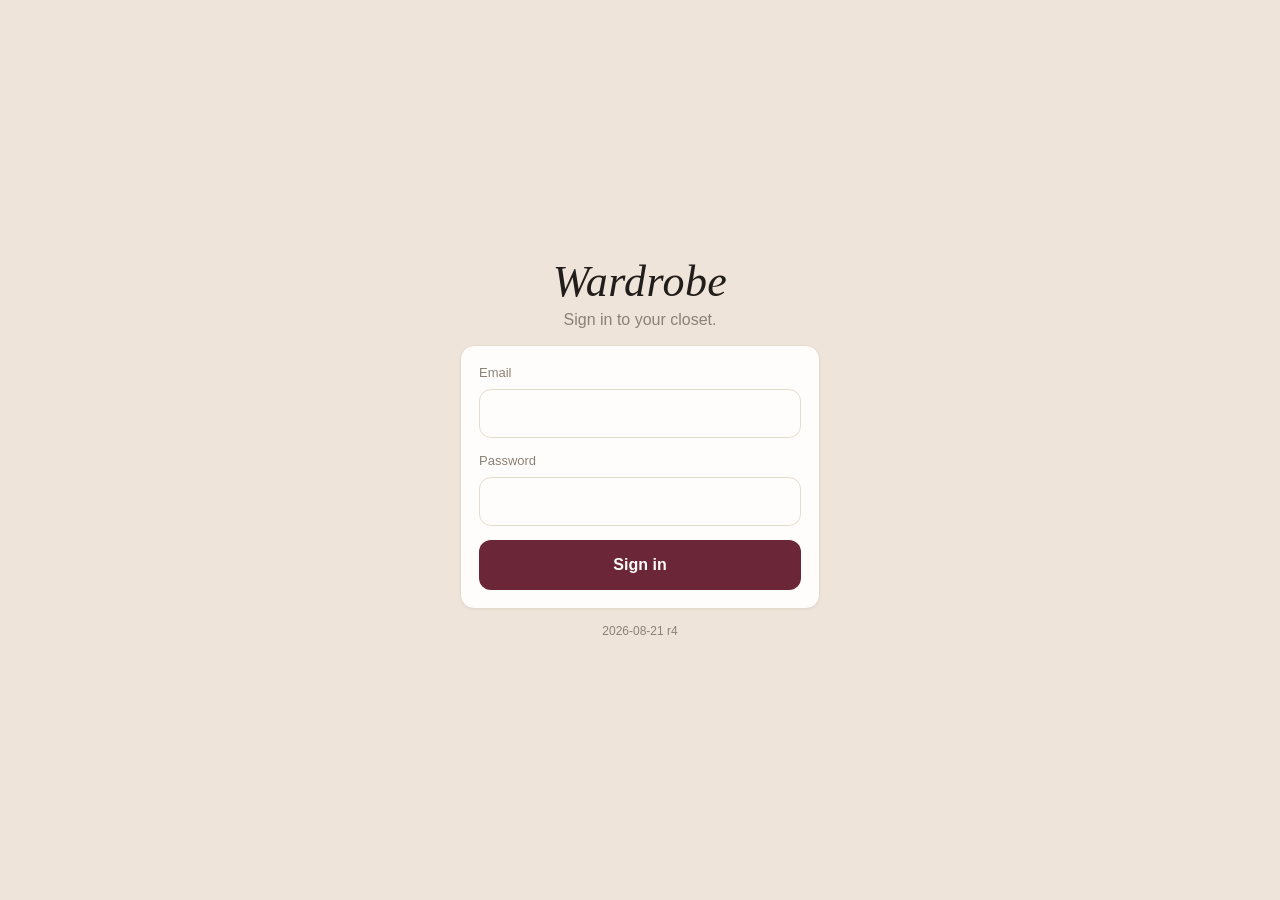
<file: index.html>
<!DOCTYPE html>
<html lang="en">
<head>
<meta charset="utf-8">
<meta name="viewport" content="width=device-width, initial-scale=1, maximum-scale=1, user-scalable=no, viewport-fit=cover">
<meta name="theme-color" content="#f8f4ee" media="(prefers-color-scheme: light)">
<meta name="theme-color" content="#16130f" media="(prefers-color-scheme: dark)">
<meta name="app-version" content="2026-08-21 r4">
<meta name="apple-mobile-web-app-capable" content="yes">
<meta name="apple-mobile-web-app-status-bar-style" content="black-translucent">
<meta name="apple-mobile-web-app-title" content="Wardrobe">
<link rel="manifest" href="manifest.json">
<link rel="apple-touch-icon" href="icon-180.png?v=2026-08-21r4">
<link rel="icon" href="data:image/svg+xml,%3Csvg xmlns='http://www.w3.org/2000/svg' viewBox='0 0 32 32'%3E%3Crect width='32' height='32' rx='7' fill='%236b2737'/%3E%3Cg transform='translate(16 16.4) scale(0.62) translate(-12 -12)'%3E%3Cpath d='M8.2 2.4 3 5.6l2 4.4 2.2-1v12h9.6V9l2.2 1 2-4.4-5.2-3.2a3.3 3.3 0 0 1-7.6 0z' fill='none' stroke='%23fff' stroke-width='1.6' stroke-linejoin='round'/%3E%3C/g%3E%3C/svg%3E">
<title>Wardrobe</title>
<link rel="stylesheet" href="css/styles.css?v=2026-08-21r4">
</head>
<body>

<!-- ===================== LOGIN ===================== -->
<section id="login">
  <div class="box stack">
    <div class="center">
      <h1>Wardrobe</h1>
      <div class="muted">Sign in to your closet.</div>
    </div>
    <form id="loginForm" class="card stack" autocomplete="on">
      <div>
        <label class="fld" for="email">Email</label>
        <input class="inp" id="email" type="email" inputmode="email" autocomplete="username" required>
      </div>
      <div>
        <label class="fld" for="pw">Password</label>
        <input class="inp" id="pw" type="password" autocomplete="current-password" required>
      </div>
      <div id="loginErr" class="err" hidden></div>
      <button class="btn" id="loginBtn" type="submit">Sign in</button>
    </form>
    <div class="center muted" style="font-size:12px"><span class="appver"></span></div>
  </div>
</section>

<!-- ===================== APP ===================== -->
<div id="app" hidden>
  <header class="bar">
    <button id="headerAdd" class="addbtn" aria-label="Add item" hidden>＋</button>
    <h1 id="title">Wardrobe</h1>
    <button id="headerGear" class="gear" aria-label="Settings">⚙</button>
  </header>

  <main class="tabbody">
    <!-- HOME -->
    <section class="screen active" id="tab-home">
      <div id="homeBody"></div>
    </section>

    <!-- CLOSET -->
    <section class="screen" id="tab-closet">
      <div id="closetBody"></div>
    </section>

    <!-- LOOKS -->
    <section class="screen" id="tab-looks">
      <div id="looksBody"></div>
    </section>

    <!-- CALENDAR -->
    <section class="screen" id="tab-calendar">
      <div id="calendarBody"></div>
    </section>

    <!-- CAPSULES -->
    <section class="screen" id="tab-capsules">
      <div id="capsulesBody"></div>
    </section>

    <!-- STATS -->
    <section class="screen" id="tab-stats">
      <div id="statsBody"></div>
    </section>

    <!-- ADD / EDIT ITEM -->
    <section class="screen" id="tab-add">
      <div id="addBody"></div>
    </section>

    <!-- BUILD A LOOK (canvas) -->
    <section class="screen" id="tab-builder">
      <div id="builderBody"></div>
    </section>

    <!-- SETTINGS -->
    <section class="screen" id="tab-settings">
      <div id="settingsBody"></div>
    </section>
  </main>

  <!-- grid action bar (shown only when a grid is visible in closet) -->
  <div id="gridBar" hidden>
    <div class="gb-acts">
      <button id="gbMove" title="Move to folder">
        <svg viewBox="0 0 24 24"><path d="M3 7h4l2-3h6l2 3h4v13H3z"/><path d="M3 7v13"/></svg>
      </button>
      <button id="gbEdit" title="Bulk edit">
        <svg viewBox="0 0 24 24"><path d="M11 4H4a2 2 0 0 0-2 2v14a2 2 0 0 0 2 2h14a2 2 0 0 0 2-2v-7"/><path d="M18.5 2.5a2.121 2.121 0 0 1 3 3L12 15l-4 1 1-4 9.5-9.5z"/></svg>
      </button>
      <button id="gbDelete" title="Delete selected">
        <svg viewBox="0 0 24 24"><polyline points="3 6 5 6 21 6"/><path d="M19 6l-1 14H6L5 6"/><path d="M10 11v6M14 11v6"/><path d="M9 6V4h6v2"/></svg>
      </button>
      <button id="gbCapsule" title="Add to capsule">
        <svg viewBox="0 0 24 24"><rect x="3" y="8" width="18" height="12" rx="2"/><path d="M9 8V5h6v3"/><path d="M12 11v6M9 14h6"/></svg>
      </button>
      <!-- Contextual laundry action — only in the Worn tray (→ hamper) and the
           Hamper (→ washed). updateGridBar swaps its icon/title per view. -->
      <button id="gbLaundry" hidden>
        <svg id="gbLaundryToHamper" viewBox="0 0 24 24"><path d="M4 8h16l-1.6 12H5.6z"/><path d="M9 8V5.5a3 3 0 0 1 6 0V8"/><path d="M9.5 12v4M14.5 12v4"/></svg>
        <svg id="gbLaundryWashed" viewBox="0 0 24 24" hidden><circle cx="12" cy="12" r="9"/><path d="M8 12.2l2.7 2.8L16 9"/></svg>
      </button>
      <span id="gbCount" class="gb-count"></span>
    </div>
    <div class="gb-right" style="margin-left:auto">
      <button class="gb-filter" id="gbFilter" title="Filter" hidden>
        <svg viewBox="0 0 24 24"><path d="M22 3H2l8 9.46V19l4 2v-8.54L22 3z"/></svg>
      </button>
      <button id="gbGrid" title="Grid density">
        <svg viewBox="0 0 24 24" fill="none" stroke="currentColor" stroke-width="1.8"><rect x="3" y="3" width="7" height="7" rx="1"/><rect x="14" y="3" width="7" height="7" rx="1"/><rect x="3" y="14" width="7" height="7" rx="1"/><rect x="14" y="14" width="7" height="7" rx="1"/></svg>
      </button>
      <div id="gridPickerPop" hidden>
        <button data-cols="2">2 per row</button>
        <button data-cols="3">3 per row</button>
        <button data-cols="4">4 per row</button>
        <button data-cols="5">5 per row</button>
      </div>
      <button id="gbAll" hidden>All</button>
      <button id="gbSelect">Select</button>
    </div>
  </div>

  <!-- bottom nav -->
  <nav class="tabbar" id="tabbar">
    <button data-tab="home" class="on">
      <svg viewBox="0 0 24 24"><path d="M3 11l9-7 9 7"/><path d="M5 10v9h14v-9"/></svg>
      Home
    </button>
    <button data-tab="closet">
      <svg viewBox="0 0 24 24"><path d="M12 3l-1.5 3L4 9v11h16V9l-6.5-3z"/><path d="M12 6v14"/></svg>
      Closet
    </button>
    <button data-tab="looks">
      <svg viewBox="0 0 24 24"><path d="M7 4l5 3 5-3 2 5-3 1v10H8V10L5 9z"/></svg>
      Looks
    </button>
    <button data-tab="calendar">
      <svg viewBox="0 0 24 24"><rect x="3" y="5" width="18" height="16" rx="2"/><path d="M3 9h18M8 3v4M16 3v4"/></svg>
      Calendar
    </button>
    <button data-tab="capsules">
      <svg viewBox="0 0 24 24"><rect x="3" y="8" width="18" height="12" rx="2"/><path d="M9 8V5h6v3"/></svg>
      Capsules
    </button>
    <button data-tab="stats">
      <svg viewBox="0 0 24 24"><path d="M3 18h4v-7H3z"/><path d="M10 18h4V5h-4z"/><path d="M17 18h4v-4h-4z"/></svg>
      Stats
    </button>
  </nav>
</div>

<div id="toast"></div>

<!-- ===== BULK EDIT SHEET ===== -->
<div id="bulkSheet" hidden>
  <div class="sheet-bg" id="bulkBg"></div>
  <div class="sheet" id="bulkInner"></div>
</div>

<!-- ===== MOVE-TO-FOLDER SHEET ===== -->
<div id="moveSheet" hidden>
  <div class="sheet-bg" id="moveBg"></div>
  <div class="sheet" id="moveInner"></div>
</div>

<!-- ===== QUICK ACTIONS SHEET (long-press tile) ===== -->
<div id="quickActSheet" hidden>
  <div class="sheet-bg" id="qaSheetBg"></div>
  <div class="sheet" id="qaSheetInner">
    <div class="sheet-hdr">
      <div style="width:60px"></div>
      <h2 id="qaTitle" style="font-size:15px;overflow:hidden;text-overflow:ellipsis;white-space:nowrap;max-width:200px"></h2>
      <button class="lnk" id="qaCancel">Cancel</button>
    </div>
    <button class="qa-row" id="qaLog">
      <svg viewBox="0 0 24 24"><rect x="3" y="5" width="18" height="16" rx="2"/><path d="M3 9h18M8 3v4M16 3v4"/></svg>
      Log today's wear
    </button>
    <button class="qa-row" id="qaLogDate">
      <svg viewBox="0 0 24 24"><rect x="3" y="5" width="18" height="16" rx="2"/><path d="M3 9h18M8 3v4M16 3v4"/><path d="M8 14h.01M12 14h.01M16 14h.01"/></svg>
      Log on a date…
    </button>
    <button class="qa-row" id="qaLook">
      <svg viewBox="0 0 24 24"><path d="M3 9l9-7 9 7v11a2 2 0 0 1-2 2H5a2 2 0 0 1-2-2z"/><polyline points="9 22 9 12 15 12 15 22"/></svg>
      Add to a look
    </button>
    <button class="qa-row" id="qaMove">
      <svg viewBox="0 0 24 24"><path d="M22 19a2 2 0 0 1-2 2H4a2 2 0 0 1-2-2V5a2 2 0 0 1 2-2h5l2 3h9a2 2 0 0 1 2 2z"/></svg>
      Move to folder
    </button>
    <div style="height:max(env(safe-area-inset-bottom),16px)"></div>
  </div>
</div>

<!-- ===== ITEM ACTION BAR (photo view) ===== -->
<div id="itemBar" hidden>
  <button id="ibEdit" title="Details">
    <svg viewBox="0 0 24 24"><path d="M11 4H4a2 2 0 0 0-2 2v14a2 2 0 0 0 2 2h14a2 2 0 0 0 2-2v-7"/><path d="M18.5 2.5a2.121 2.121 0 0 1 3 3L12 15l-4 1 1-4 9.5-9.5z"/></svg>
  </button>
  <button id="ibMove" title="Move to folder">
    <svg viewBox="0 0 24 24"><path d="M22 19a2 2 0 0 1-2 2H4a2 2 0 0 1-2-2V5a2 2 0 0 1 2-2h5l2 3h9a2 2 0 0 1 2 2z"/></svg>
  </button>
  <button id="ibLog" title="Log wear">
    <svg viewBox="0 0 24 24"><rect x="3" y="5" width="18" height="16" rx="2"/><path d="M3 9h18M8 3v4M16 3v4"/><path d="M8 14h.01M12 14h.01M16 14h.01"/></svg>
  </button>
  <button id="ibDelete" class="danger" title="Delete">
    <svg viewBox="0 0 24 24"><polyline points="3 6 5 6 21 6"/><path d="M19 6l-1 14H6L5 6"/><path d="M10 11v6M14 11v6"/><path d="M9 6V4h6v2"/></svg>
  </button>
</div>

<!-- ===== WHERE YOU'VE BEEN SHEET =====
     ⚠️ Declared BEFORE #fieldSheet on purpose. Every sheet wrapper is
     z-index 301, so DOM ORDER decides which one stacks on top. When this sat
     after #fieldSheet, tapping "Edit season" from inside it opened the field
     sheet UNDERNEATH — the button looked completely dead. Any sheet that
     hosts a field edit must be declared before #fieldSheet. -->
<div id="whereSheet" hidden>
  <div class="sheet-bg" id="whereBg"></div>
  <div class="sheet" id="whereInner" style="max-height:85vh;overflow-y:auto"></div>
</div>

<!-- ===== LOG WEAR SHEET ===== -->
<div id="logSheet" hidden>
  <div class="sheet-bg" id="logBg"></div>
  <div class="sheet" id="logInner"></div>
</div>

<!-- ===== STATS FILTER SHEET ===== -->
<div id="statsFilterSheet" hidden>
  <div class="sheet-bg" id="statsFilterBg"></div>
  <div class="sheet" id="statsFilterInner" style="max-height:80vh;overflow-y:auto"></div>
</div>

<!-- ===== UNIFIED FILTER SHEET ===== -->
<div id="filterSheet" hidden>
  <div class="sheet-bg" id="filterSheetBg"></div>
  <div class="sheet" id="filterSheetInner" style="max-height:85vh;overflow-y:auto"></div>
</div>

<div id="statsRangeSheet" hidden>
  <div class="sheet-bg" id="statsRangeBg"></div>
  <div class="sheet" id="statsRangeInner" style="max-height:80vh;overflow-y:auto"></div>
</div>

<!-- ===== FIELD EDIT SHEET =====
     ⚠️ GENUINELY LAST AMONG SHEETS. It was declared 5th of 9 until 2026-08-13,
     directly under a comment claiming it was last — four sheets (log, stats
     filter, filter, stats range) followed it. Verified by hit-testing with two
     sheets open: #logSheet painted OVER #fieldSheet, because every wrapper
     stacks equally and later DOM order wins.

     Nothing was visibly broken, but only by accident: the one live path that
     crosses this boundary — the rack's "wrong formality" / "wrong season"
     answers in js/20-rack.js — calls hideSheet("logSheet") before openFieldEdit.
     Delete that line, or add a field edit to any of the other three sheets, and
     you reproduce the 2026-07-25 r19 bug that cost a day of "the button does
     nothing". Any sheet hosting a field edit goes ABOVE this one. -->
<div id="fieldSheet" hidden>
  <div class="sheet-bg" id="fieldBg"></div>
  <div class="sheet" id="fieldInner"></div>
</div>

<script src="js/01-config.js?v=2026-08-21r4"></script>
<script src="js/02-api.js?v=2026-08-21r4"></script>
<script src="js/03-state.js?v=2026-08-21r4"></script>
<script src="js/04-laundry.js?v=2026-08-21r4"></script>
<script src="js/05-dom.js?v=2026-08-21r4"></script>
<script src="js/06-home.js?v=2026-08-21r4"></script>
<script src="js/07-closet.js?v=2026-08-21r4"></script>
<script src="js/08-trip-mode.js?v=2026-08-21r4"></script>
<script src="js/09-item-detail.js?v=2026-08-21r4"></script>
<script src="js/10-search.js?v=2026-08-21r4"></script>
<script src="js/11-add-item.js?v=2026-08-21r4"></script>
<script src="js/12-looks.js?v=2026-08-21r4"></script>
<script src="js/13-grid-bar.js?v=2026-08-21r4"></script>
<script src="js/14-calendar.js?v=2026-08-21r4"></script>
<script src="js/15-stats.js?v=2026-08-21r4"></script>
<script src="js/16-capsules.js?v=2026-08-21r4"></script>
<script src="js/17-builder.js?v=2026-08-21r4"></script>
<script src="js/18-weather.js?v=2026-08-21r4"></script>
<script src="js/19-wiring.js?v=2026-08-21r4"></script>
<script src="js/20-rack.js?v=2026-08-21r4"></script>
<script src="js/21-trip.js?v=2026-08-21r4"></script>
<script src="js/22-wear-detail.js?v=2026-08-21r4"></script>
<script src="js/23-boot.js?v=2026-08-21r4"></script>
</body>
</html>
</file>
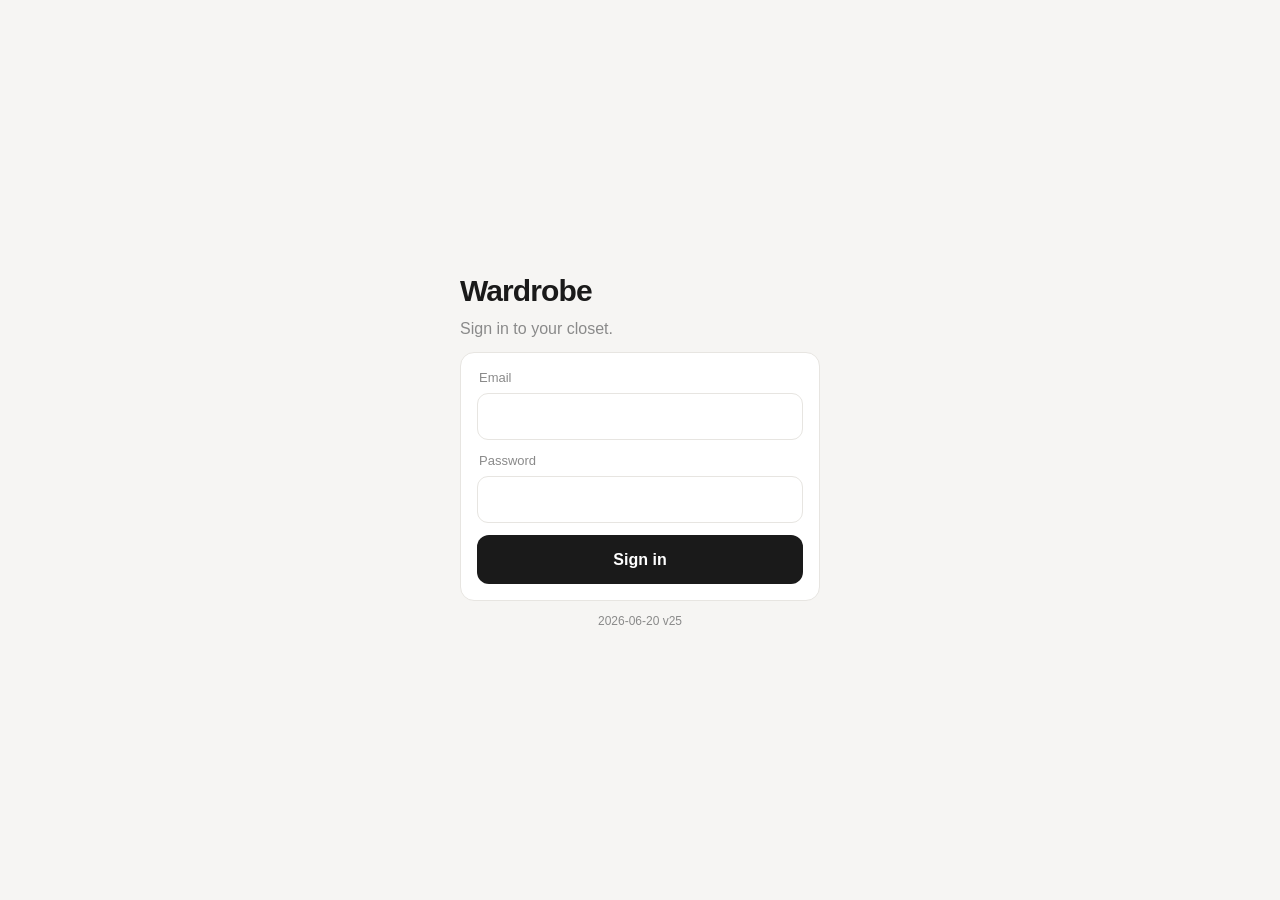
<file: archive/index_v25_full.html>
<!DOCTYPE html>
<html lang="en">
<head>
<meta charset="utf-8">
<meta name="viewport" content="width=device-width, initial-scale=1, viewport-fit=cover">
<meta name="theme-color" content="#1a1a1a">
<title>Wardrobe</title>
<style>
  /* ---------- design tokens ---------- */
  :root {
    --bg: #f6f5f3;
    --surface: #ffffff;
    --ink: #1a1a1a;
    --muted: #8a8a8a;
    --line: #e7e5e1;
    --accent: #1a1a1a;
    --accent-ink: #ffffff;
    --danger: #c0392b;
    --good: #2e7d32;
    --radius: 14px;
    --nav-h: 60px;
    --safe-b: env(safe-area-inset-bottom, 0px);
  }
  * { box-sizing: border-box; -webkit-tap-highlight-color: transparent; }
  html, body { margin: 0; height: 100%; }
  body {
    background: var(--bg);
    color: var(--ink);
    font: 16px/1.45 -apple-system, BlinkMacSystemFont, "Segoe UI", Roboto, Helvetica, Arial, sans-serif;
    overscroll-behavior-y: none;
  }
  button { font: inherit; cursor: pointer; }
  input, select, textarea { font: inherit; }

  /* ---------- layout ---------- */
  #app { max-width: 640px; margin: 0 auto; min-height: 100%; }
  .screen { display: none; }
  .screen.active { display: block; }

  header.bar {
    position: sticky; top: 0; z-index: 10;
    background: var(--bg);
    padding: 14px 16px 8px;
    display: flex; align-items: baseline; justify-content: space-between;
    gap: 10px;
  }
  header.bar h1 { font-size: 22px; margin: 0; letter-spacing: -0.02em; }
  .ver { font-size: 11px; color: var(--muted); white-space: nowrap; }
  .hadd { background: var(--ink); color: #fff; border: 0; width: 30px; height: 30px; border-radius: 50%;
          font-size: 19px; line-height: 1; display: flex; align-items: center; justify-content: center; }
  .hadd[hidden] { display: none; }
  .fillpic { width: 100%; max-width: 280px; aspect-ratio: 1/1; margin: 0 auto 14px; border-radius: var(--radius);
             background: #eceae6 center/contain no-repeat; display: flex; align-items: center; justify-content: center;
             color: var(--muted); font-size: 40px; }

  main.tabbody { padding: 0 16px calc(var(--nav-h) + var(--safe-b) + 24px); }

  /* ---------- bottom nav ---------- */
  nav.tabbar {
    position: fixed; left: 0; right: 0; bottom: 0; z-index: 20;
    height: calc(var(--nav-h) + var(--safe-b));
    padding-bottom: var(--safe-b);
    background: var(--surface);
    border-top: 1px solid var(--line);
    display: grid; grid-template-columns: repeat(6, 1fr);
    max-width: 640px; margin: 0 auto;
  }
  nav.tabbar button {
    background: none; border: 0; color: var(--muted);
    display: flex; flex-direction: column; align-items: center; justify-content: center;
    gap: 3px; font-size: 10px; padding: 6px 0;
  }
  nav.tabbar button .ic { font-size: 19px; line-height: 1; }
  nav.tabbar button.on { color: var(--ink); }

  /* ---------- home tab ---------- */
  .home-week { display: grid; grid-template-columns: repeat(7,1fr); gap: 4px; margin-bottom: 16px; }
  .home-day {
    display: flex; flex-direction: column; align-items: center; gap: 3px;
    padding: 6px 2px; border-radius: 10px; cursor: pointer; -webkit-tap-highlight-color: transparent;
  }
  .home-day.today { background: var(--ink); color: #fff; }
  .home-day .hd-label { font-size: 9px; text-transform: uppercase; letter-spacing: .4px; opacity: .7; }
  .home-day .hd-num  { font-size: 14px; font-weight: 600; line-height: 1; }
  .home-day .hd-thumb {
    width: 32px; height: 32px; border-radius: 8px; overflow: hidden;
    background: var(--bg) center/contain no-repeat; display: flex; align-items: center; justify-content: center;
    font-size: 16px; border: 1px solid var(--line);
  }
  .home-day.today .hd-thumb { border-color: rgba(255,255,255,.3); background-color: rgba(255,255,255,.15); }
  .home-day .hd-thumb img { width: 100%; height: 100%; object-fit: contain; }
  .home-day .hd-dot { width: 4px; height: 4px; border-radius: 50%; background: currentColor; opacity: .5; }
  .home-suggest { display: flex; flex-direction: column; gap: 10px; }
  .home-qa { display: flex; gap: 8px; flex-wrap: wrap; }
  .home-qa .btn { flex: 1; min-width: 120px; font-size: 13px; padding: 10px 12px; }
  .home-neglect { display: flex; gap: 8px; overflow-x: auto; padding-bottom: 4px; scrollbar-width: none; }
  .home-neglect::-webkit-scrollbar { display: none; }
  .home-neglect .hn-tile {
    flex: 0 0 72px; height: 72px; border-radius: 12px; overflow: hidden;
    background: var(--bg) center/contain no-repeat; border: 1px solid var(--line);
    display: flex; align-items: center; justify-content: center; font-size: 22px;
    cursor: pointer; position: relative;
  }
  .home-neglect .hn-tile img { width: 100%; height: 100%; object-fit: contain; }
  .hsec { font-size: 12px; font-weight: 600; text-transform: uppercase; letter-spacing: .6px; color: var(--muted); margin-bottom: 8px; }
  #headerGear {
    background: none; border: none; cursor: pointer; font-size: 18px;
    padding: 4px 6px; color: var(--muted); line-height: 1;
  }

  /* ---------- generic ui ---------- */
  .card { background: var(--surface); border: 1px solid var(--line); border-radius: var(--radius); padding: 16px; }
  .stack > * + * { margin-top: 12px; }
  label.fld { display: block; font-size: 13px; color: var(--muted); margin: 0 0 5px 2px; }
  .inp, select.inp, textarea.inp {
    width: 100%; padding: 11px 12px; border: 1px solid var(--line);
    border-radius: 11px; background: var(--surface); color: var(--ink);
  }
  textarea.inp { resize: vertical; min-height: 70px; }
  .row2 { display: grid; grid-template-columns: 1fr 1fr; gap: 12px; }
  .row2 > * { min-width: 0; }
  .row3 { display: grid; grid-template-columns: 1fr 1fr 1fr; gap: 12px; }
  .btn {
    width: 100%; padding: 13px; border: 0; border-radius: 12px;
    background: var(--accent); color: var(--accent-ink); font-weight: 600;
  }
  .btn.ghost { background: var(--surface); color: var(--ink); border: 1px solid var(--line); font-weight: 500; }
  .btn.danger { background: var(--surface); color: var(--danger); border: 1px solid var(--line); }
  .btn:disabled { opacity: .5; }
  .muted { color: var(--muted); }
  .center { text-align: center; }
  h2.sec { font-size: 15px; margin: 22px 2px 10px; letter-spacing: -0.01em; }
  h2.sec:first-child { margin-top: 6px; }
  .checkrow { display: flex; align-items: center; gap: 8px; font-size: 14px; margin-left: 2px; }
  .checkrow input { width: 17px; height: 17px; }

  /* ---------- chips (colors, seasons, fabric, tags) ---------- */
  .chips { display: flex; flex-wrap: wrap; gap: 8px; }
  .chip {
    display: inline-flex; align-items: center; gap: 6px;
    padding: 6px 11px 6px 8px; border: 1px solid var(--line);
    border-radius: 999px; background: var(--surface); font-size: 13px;
  }
  .chip.sel { border-color: var(--ink); box-shadow: inset 0 0 0 1px var(--ink); }
  .chip.txt { padding: 6px 11px; }
  .sw { width: 15px; height: 15px; border-radius: 50%; border: 1px solid rgba(0,0,0,.18); flex: none; }

  /* ---------- segmented control ---------- */
  .seg { display: inline-flex; border: 1px solid var(--line); border-radius: 999px; overflow: hidden; background: var(--surface); }
  .seg button { border: 0; background: none; padding: 7px 13px; font-size: 13px; color: var(--muted); }
  .seg button.on { background: var(--ink); color: #fff; }
  .seg.wrap { display: flex; flex-wrap: wrap; gap: 0; border-radius: 12px; }

  /* ---------- closet filter bar ---------- */
  .filterbar { display: flex; flex-direction: column; gap: 9px; margin: 2px 0 14px; }
  .filterbar .frow { display: flex; gap: 8px; }
  /* drill / search sub-header: title on its own line, controls wrap below */
  .subhead { margin: 0 2px 12px; }
  .subhead .sh-title { font-size: 15px; font-weight: 600; margin-bottom: 8px; }
  .subhead .sh-ctrls { display: flex; flex-wrap: wrap; gap: 8px; align-items: center; }
  .filterbar select.inp { padding: 9px 10px; border-radius: 999px; }
  .filterbar input.inp { border-radius: 999px; padding: 9px 14px; }

  /* ---------- filter sheet color swatches ---------- */
  .fswatch { width: 34px; height: 34px; border-radius: 50%; border: 1px solid rgba(0,0,0,.15); cursor: pointer; transition: outline .1s; }
  .fswatch.on { outline: 2px solid var(--ink); outline-offset: 2px; }

  /* ---------- active-capsule lens banner ---------- */
  .lensbar { display: flex; align-items: center; gap: 8px; background: var(--ink); color: #fff;
             border-radius: 12px; padding: 9px 12px; margin: 2px 0 12px; font-size: 13.5px; }
  .lensbar .lic { font-size: 16px; line-height: 1; flex: none; }
  .lensbar .grow { flex: 1; min-width: 0; overflow: hidden; text-overflow: ellipsis; white-space: nowrap; }
  .lensbar button { background: rgba(255,255,255,.2); border: 0; color: #fff; border-radius: 999px;
                    padding: 5px 12px; font-size: 12.5px; flex: none; }

  /* ---------- closet grid ---------- */
  .grid { display: grid; grid-template-columns: repeat(2, 1fr); gap: 12px; }
  @media (min-width: 520px) { .grid { grid-template-columns: repeat(3, 1fr); } }
  .tile { background: var(--surface); border: 1px solid var(--line); border-radius: var(--radius); overflow: hidden; }
  .tile .ph { aspect-ratio: 1/1; background: #eceae6 center/contain no-repeat; display: flex; align-items: center; justify-content: center; color: var(--muted); font-size: 28px; position: relative; }
  /* outfit collage thumbnail (mini grid of the outfit's item photos) */
  .omos { aspect-ratio: 1/1; display: grid; grid-auto-rows: 1fr; gap: 1px; background: var(--line); }
  .omos .oc { background: #eceae6 center/contain no-repeat; display: flex; align-items: center; justify-content: center; color: var(--muted); font-size: 16px; }
  .tile .meta { padding: 9px 10px 11px; }
  .tile .meta .nm { font-size: 13.5px; font-weight: 600; line-height: 1.25; }
  .tile .meta .sub { font-size: 11.5px; color: var(--muted); margin-top: 2px; }
  .tile.dim { opacity: .55; }
  .tag-corner { position: absolute; top: 6px; left: 6px; font-size: 10px; padding: 2px 7px; border-radius: 999px; background: rgba(0,0,0,.6); color: #fff; }

  /* ---------- closet drill-down (folders + density) ---------- */
  .backrow { display: flex; align-items: center; gap: 4px; background: none; border: 0; color: var(--ink); font-size: 15px; font-weight: 600; padding: 4px 2px 12px; }
  .folders { background: var(--surface); border: 1px solid var(--line); border-radius: var(--radius); overflow: hidden; }
  .folder { display: flex; align-items: center; gap: 12px; width: 100%; padding: 10px 12px; border: 0; border-top: 1px solid var(--line); background: none; text-align: left; }
  .folder:first-child { border-top: 0; }
  .folder .fthumb { width: 52px; height: 52px; border-radius: 10px; background: #eceae6 center/contain no-repeat; flex: none; display: flex; align-items: center; justify-content: center; color: var(--muted); font-size: 22px; }
  .folder .fgrow { flex: 1; min-width: 0; }
  .folder .fname { font-size: 16px; font-weight: 600; line-height: 1.2; }
  .folder .fcount { font-size: 13px; color: var(--muted); margin-top: 1px; }
  .folder .fchev { color: var(--muted); font-size: 20px; flex: none; }
  .grid.cols4 { grid-template-columns: repeat(4, 1fr); gap: 8px; }
  .grid.cols4 .meta { padding: 6px 7px 8px; }
  .grid.cols4 .meta .nm { font-size: 11px; }
  .grid.cols4 .meta .sub { font-size: 9.5px; }

  /* ---------- multi-select ---------- */
  .selstart { background: var(--surface); border: 1px solid var(--line); border-radius: 999px; padding: 7px 12px; font-size: 13px; color: var(--ink); }
  .selbar { display: flex; align-items: center; gap: 8px; background: var(--ink); color: #fff; border-radius: 12px;
            padding: 8px 8px 8px 12px; margin: 0 0 12px; font-size: 13.5px; position: sticky; top: 52px; z-index: 9; }
  .selbar .grow { flex: 1; min-width: 0; }
  .selbar button { background: rgba(255,255,255,.16); border: 0; color: #fff; border-radius: 999px; padding: 6px 11px; font-size: 12.5px; flex: none; }
  .selbar .selx { background: transparent; padding: 6px 4px; font-size: 16px; }
  .selbar button[data-batch="del"] { background: rgba(255,90,80,.4); }
  .tile.selectable { cursor: pointer; }
  .tile.selectable .ph::after { content: ""; position: absolute; top: 6px; right: 6px; width: 20px; height: 20px;
            border-radius: 50%; border: 2px solid #fff; background: rgba(0,0,0,.25); box-sizing: border-box; }
  .tile.picked .ph::after { content: "✓"; display: flex; align-items: center; justify-content: center;
            background: var(--ink); border-color: #fff; color: #fff; font-size: 12px; font-weight: 700; }
  .tile.picked { box-shadow: inset 0 0 0 2px var(--ink); }

  /* ---------- occasion ladder bar ---------- */
  .ladder { display: flex; gap: 3px; margin-top: 4px; }
  .ladder .rung { flex: 1; height: 6px; border-radius: 2px; background: #e2e0db; }
  .ladder .rung.on { background: var(--ink); }

  /* ---------- outfits ---------- */
  .ofit { background: var(--surface); border: 1px solid var(--line); border-radius: var(--radius); padding: 11px 12px; }
  .ofit + .ofit { margin-top: 10px; }
  .ofit .top { display: flex; align-items: baseline; justify-content: space-between; gap: 8px; margin-bottom: 8px; }
  .ofit .dt { font-size: 13.5px; font-weight: 600; }
  .thumbs { display: flex; gap: 6px; overflow-x: auto; -webkit-overflow-scrolling: touch; }
  .thumbs .th { width: 58px; height: 58px; border-radius: 9px; background: #eceae6 center/contain no-repeat; flex: none; display: flex; align-items: center; justify-content: center; color: var(--muted); font-size: 20px; }
  .pickgrid { display: grid; grid-template-columns: repeat(3, 1fr); gap: 8px; }
  .pickgrid .pk { position: relative; border-radius: 10px; overflow: hidden; border: 1px solid var(--line); }
  .pickgrid .pk .ph { aspect-ratio: 1/1; background: #eceae6 center/contain no-repeat; display: flex; align-items: center; justify-content: center; color: var(--muted); font-size: 22px; }
  .pickgrid .pk .nm { font-size: 10.5px; padding: 3px 5px 5px; line-height: 1.2; }
  .pickgrid .pk.sel { border-color: var(--ink); box-shadow: inset 0 0 0 2px var(--ink); }
  .pickgrid .pk.sel::after { content: "✓"; position: absolute; top: 4px; right: 5px; background: var(--ink); color: #fff; width: 18px; height: 18px; border-radius: 50%; font-size: 12px; display: flex; align-items: center; justify-content: center; }

  /* ---------- stats ---------- */
  .kpis { display: grid; grid-template-columns: 1fr 1fr; gap: 12px; }
  .kpi { background: var(--surface); border: 1px solid var(--line); border-radius: var(--radius); padding: 14px; }
  .kpi .big { font-size: 24px; font-weight: 700; letter-spacing: -0.02em; }
  .kpi .lbl { font-size: 11.5px; color: var(--muted); margin-top: 3px; }
  .kpi.wide { grid-column: 1 / -1; }
  .lst { background: var(--surface); border: 1px solid var(--line); border-radius: var(--radius); overflow: hidden; }
  .lst .li { display: flex; align-items: center; gap: 11px; padding: 10px 12px; border-top: 1px solid var(--line); }
  .lst .li:first-child { border-top: 0; }
  .lst .li .thumb { width: 38px; height: 38px; border-radius: 9px; background: #eceae6 center/contain no-repeat; flex: none; }
  .lst .li .grow { flex: 1; min-width: 0; }
  .lst .li .t1 { font-size: 14px; font-weight: 600; white-space: nowrap; overflow: hidden; text-overflow: ellipsis; }
  .lst .li .t2 { font-size: 12px; color: var(--muted); }
  .lst .li .val { font-size: 14px; font-weight: 600; white-space: nowrap; }
  .bar { display: flex; align-items: center; gap: 10px; padding: 7px 12px; border-top: 1px solid var(--line); }
  .bar:first-child { border-top: 0; }
  .bar .blab { width: 88px; font-size: 12.5px; flex: none; white-space: nowrap; overflow: hidden; text-overflow: ellipsis; }
  .bar .btrack { flex: 1; height: 8px; background: #eceae6; border-radius: 999px; overflow: hidden; }
  .bar .bfill { height: 100%; background: var(--ink); border-radius: 999px; }
  .bar .bnum { width: 30px; text-align: right; font-size: 12.5px; color: var(--muted); flex: none; }

  /* ---------- login ---------- */
  #login { display: none; min-height: 100%; align-items: center; justify-content: center; padding: 24px; }
  #login.active { display: flex; }
  #login .box { width: 100%; max-width: 360px; }
  #login h1 { font-size: 30px; margin: 0 0 4px; letter-spacing: -0.03em; }

  /* ---------- modal (item detail) ---------- */
  .modal { position: fixed; inset: 0; z-index: 50; background: rgba(0,0,0,.45); display: none; align-items: flex-end; }
  .modal.open { display: flex; }
  .sheet { background: var(--bg); width: 100%; max-width: 640px; margin: 0 auto; max-height: 92vh; overflow: auto;
           border-radius: 18px 18px 0 0; padding: 16px 16px calc(24px + var(--safe-b)); }
  .hero-wrap { position: relative; margin-bottom: 2px; }
  .sheet .hero { width: 100%; aspect-ratio: 4/3; border-radius: var(--radius); background: #eceae6 center/contain no-repeat; }
  .hero-back { position: absolute; top: 10px; left: 10px; z-index: 5; background: rgba(0,0,0,.42); border: 0; color: #fff; border-radius: 50%; width: 34px; height: 34px; font-size: 19px; line-height: 1; display: flex; align-items: center; justify-content: center; cursor: pointer; }
  .kv { font-size: 14px; }
  .kv > div { padding: 2px 0; }
  .kv .kvrow { display: flex; align-items: center; justify-content: space-between; gap: 10px; padding: 9px 0; border-bottom: 1px solid var(--line); cursor: pointer; }
  .kv .kvrow:last-child { border-bottom: 0; }
  .kv .kvrow .kvval { text-align: right; color: var(--ink); display: flex; align-items: center; gap: 6px; }
  .kv .kvrow .chev { color: var(--muted); }
  .kv .addlnk { color: var(--accent); }

  /* ---------- toast + misc ---------- */
  #toast { position: fixed; left: 50%; bottom: calc(var(--nav-h) + var(--safe-b) + 16px); transform: translateX(-50%);
           background: var(--ink); color: #fff; padding: 10px 16px; border-radius: 999px; font-size: 13.5px;
           z-index: 60; opacity: 0; transition: opacity .2s; pointer-events: none; max-width: 90%; text-align: center; }
  #toast.show { opacity: 1; }
  .empty { text-align: center; color: var(--muted); padding: 40px 16px; }
  .spin { width: 22px; height: 22px; border: 2.5px solid var(--line); border-top-color: var(--ink); border-radius: 50%; animation: sp 0.7s linear infinite; margin: 30px auto; }
  @keyframes sp { to { transform: rotate(360deg); } }
  .pill { display: inline-block; font-size: 11px; padding: 2px 8px; border-radius: 999px; background: #eceae6; color: var(--muted); }
  button.pill { cursor: pointer; border: 1.5px solid transparent; }
  button.pill.on { background: var(--ink); color: #fff; border-color: var(--ink); }
  .err { color: var(--danger); font-size: 13px; }
  /* ---------- log multi-select ---------- */
  #logPickedBar { position:fixed; left:0; right:0; bottom:calc(var(--nav-h) + var(--safe-b)); background:var(--surface); border-top:1px solid var(--line); padding:10px 16px; display:flex; align-items:center; justify-content:space-between; gap:12px; z-index:40; }
  #logPickedBar .lp-count { font-size:14px; font-weight:600; }
  /* ---------- outfit grouping sheet ---------- */
  .gitem { display:flex; align-items:center; gap:10px; padding:8px 0; border-bottom:1px solid var(--line); }
  .gthumb { width:40px; height:40px; flex-shrink:0; border-radius:8px; overflow:hidden; background:#eceae6 center/contain no-repeat; border:1px solid var(--line); display:flex; align-items:center; justify-content:center; font-size:18px; }
  .gnm { flex:1; min-width:0; font-size:13.5px; font-weight:500; overflow:hidden; text-overflow:ellipsis; white-space:nowrap; }
  .gchips { display:flex; gap:4px; flex-shrink:0; }
  .field-prev { width: 100%; aspect-ratio: 1/1; border-radius: var(--radius); border: 1px dashed var(--line);
                background: var(--surface) center/contain no-repeat; display: flex; align-items: center; justify-content: center;
                color: var(--muted); font-size: 14px; text-align: center; }

  /* ---------- calendar ---------- */
  /* Sized to comfortably fit a phone in both dimensions: width capped, and the
     grid is also bounded by viewport height (min()) so 6 rows never overflow. */
  .cal-wrap { max-width: min(340px, 86vw); margin: 0 auto; }
  .cal-nav { display:flex; align-items:center; justify-content:space-between; padding:2px 0 8px; }
  .cal-nav .cal-title { font-weight:600; font-size:15px; }
  .cal-nav .cal-arr { background:none; border:none; font-size:22px; color:var(--ink); padding:2px 10px; line-height:1; }
  .cal-grid { display:grid; grid-template-columns:repeat(7,1fr); gap:2px; }
  .cal-hdr { text-align:center; font-size:10px; color:var(--muted); font-weight:600; padding:0 0 3px; }
  .cal-cell { position:relative; aspect-ratio:1 / 0.66; display:flex; flex-direction:column; align-items:center; justify-content:center; border-radius:6px; cursor:pointer; user-select:none; }
  .cal-cell.empty { cursor:default; pointer-events:none; }
  .cal-num { font-size:12px; font-weight:500; }
  .cal-today .cal-num { background:var(--ink); color:#fff; border-radius:50%; width:21px; height:21px; display:flex; align-items:center; justify-content:center; font-size:11px; }
  .cal-dot { position:absolute; bottom:2px; width:4px; height:4px; border-radius:50%; background:var(--accent); }
  /* day-sheet wear thumbnails */
  .day-thumbs { display:flex; gap:8px; flex-wrap:wrap; }
  .day-th { width:72px; }
  .day-th .dp { position:relative; width:72px; height:72px; border-radius:10px; background:#eceae6 center/contain no-repeat; display:flex; align-items:center; justify-content:center; color:var(--muted); font-size:24px; }
  .day-th .th-x { position:absolute; top:-6px; right:-6px; width:20px; height:20px; border-radius:50%; background:var(--danger); color:#fff; border:0; font-size:11px; line-height:1; display:flex; align-items:center; justify-content:center; cursor:pointer; z-index:2; }
  .day-th .dn { font-size:11px; margin-top:4px; color:var(--muted); overflow:hidden; text-overflow:ellipsis; white-space:nowrap; text-align:center; }
</style>
</head>
<body>

<!-- ===================== LOGIN ===================== -->
<section id="login">
  <div class="box stack">
    <div>
      <h1>Wardrobe</h1>
      <div class="muted">Sign in to your closet.</div>
    </div>
    <form id="loginForm" class="card stack" autocomplete="on">
      <div>
        <label class="fld" for="email">Email</label>
        <input class="inp" id="email" type="email" inputmode="email" autocomplete="username" required>
      </div>
      <div>
        <label class="fld" for="pw">Password</label>
        <input class="inp" id="pw" type="password" autocomplete="current-password" required>
      </div>
      <div id="loginErr" class="err" hidden></div>
      <button class="btn" id="loginBtn" type="submit">Sign in</button>
    </form>
    <div class="center muted" style="font-size:12px"><span class="appver"></span></div>
  </div>
</section>

<!-- ===================== APP ===================== -->
<div id="app" hidden>
  <header class="bar">
    <h1 id="title">Closet</h1>
    <div style="display:flex;align-items:center;gap:6px">
      <button id="headerGear" aria-label="Settings">⚙</button>
      <button id="headerAdd" class="hadd" aria-label="Add item">＋</button>
      <span class="ver"><span class="appver"></span></span>
    </div>
  </header>

  <main class="tabbody">
    <!-- HOME -->
    <section class="screen active" id="tab-home">
      <div id="homeBody" style="padding-bottom:8px"></div>
    </section>

    <!-- CLOSET -->
    <section class="screen" id="tab-closet">
      <div id="closetBody"></div>
    </section>

    <!-- ADD / EDIT ITEM -->
    <section class="screen" id="tab-add">
      <form id="itemForm" class="stack">
        <div>
          <input type="file" id="photoInput" accept="image/*" hidden>
          <div class="field-prev" id="photoPrev" role="button" tabindex="0">Tap to add a photo</div>
          <div class="muted center" id="photoNote" style="font-size:12px;margin-top:6px">JPEG/PNG/HEIC — compressed to WebP before upload</div>
        </div>

        <div>
          <label class="fld">Name *</label>
          <input class="inp" id="f_name" placeholder="e.g. Black wool coat" required>
        </div>

        <div class="row2">
          <div>
            <label class="fld">Category</label>
            <select class="inp" id="f_category"></select>
          </div>
          <div>
            <label class="fld">Subcategory</label>
            <select class="inp" id="f_subcategory"></select>
          </div>
        </div>

        <div>
          <label class="fld">Color family</label>
          <div class="chips" id="f_color"></div>
        </div>

        <div class="row2">
          <div>
            <label class="fld">Brand</label>
            <input class="inp" id="f_brand" placeholder="Optional" list="dl_brand" autocomplete="off">
          </div>
          <div>
            <label class="fld">Retailer</label>
            <input class="inp" id="f_retailer" placeholder="Where bought" list="dl_retailer" autocomplete="off">
          </div>
        </div>

        <h2 class="sec">Occasion range</h2>
        <div class="muted" style="font-size:12.5px;margin:-4px 2px 8px">How dressy this piece can go (1 At-home → 7 Formal).</div>
        <div class="row2">
          <div>
            <label class="fld">From</label>
            <select class="inp" id="f_min"></select>
          </div>
          <div>
            <label class="fld">To</label>
            <select class="inp" id="f_max"></select>
          </div>
        </div>

        <h2 class="sec">Purchase</h2>
        <div class="row2">
          <div>
            <label class="fld">Price paid</label>
            <input class="inp" id="f_price" type="number" inputmode="decimal" step="0.01" min="0" placeholder="0.00">
          </div>
          <div>
            <label class="fld">Retail price</label>
            <input class="inp" id="f_price_original" type="number" inputmode="decimal" step="0.01" min="0" placeholder="0.00">
          </div>
        </div>
        <div class="row2">
          <div>
            <label class="fld">Purchased on</label>
            <input class="inp" id="f_pdate" type="date">
          </div>
          <div>
            <label class="fld">Acquisition</label>
            <select class="inp" id="f_acq"></select>
          </div>
        </div>
        <label class="checkrow"><input type="checkbox" id="f_dateguess"> Purchase date is a guess</label>
        <div class="row2">
          <div>
            <label class="fld">Size</label>
            <input class="inp" id="f_size" placeholder="Optional" list="dl_size" autocomplete="off">
          </div>
          <div></div>
        </div>
        <datalist id="dl_brand"></datalist>
        <datalist id="dl_retailer"></datalist>
        <datalist id="dl_size"></datalist>
        <datalist id="dl_fabric"></datalist>

        <h2 class="sec">Season</h2>
        <div class="chips" id="f_season"></div>

        <h2 class="sec">More</h2>
        <div>
          <label class="fld">Status</label>
          <div class="seg" id="f_status"></div>
        </div>

        <h2 class="sec">Upkeep</h2>
        <div>
          <label class="fld">Available now</label>
          <div class="seg wrap" id="f_avail"></div>
        </div>
        <div>
          <label class="fld">Care</label>
          <div class="chips" id="f_care"></div>
        </div>
        <label class="checkrow"><input type="checkbox" id="f_repair"> Needs repair</label>
        <label class="checkrow"><input type="checkbox" id="f_tailor"> Needs tailoring</label>

        <h2 class="sec">Fit &amp; storage</h2>
        <div>
          <label class="fld">Fit</label>
          <div class="seg wrap" id="f_fit"></div>
        </div>
        <div class="row2">
          <div>
            <label class="fld">Length</label>
            <div class="seg wrap" id="f_length"></div>
          </div>
          <div>
            <label class="fld">Rise</label>
            <div class="seg wrap" id="f_rise"></div>
          </div>
        </div>
        <div>
          <label class="fld">Stored in</label>
          <div class="seg wrap" id="f_storage_loc"></div>
        </div>

        <div>
          <label class="fld">Fabric (comma-separated)</label>
          <input class="inp" id="f_fabric" placeholder="e.g. Cotton, Wool">
        </div>
        <div>
          <label class="fld">Tags (comma-separated)</label>
          <input class="inp" id="f_tags" placeholder="e.g. favorite, needs-tailoring">
        </div>
        <div class="row2">
          <div>
            <label class="fld">Product URL</label>
            <input class="inp" id="f_url" placeholder="Optional" inputmode="url">
          </div>
          <div>
            <label class="fld">Order #</label>
            <input class="inp" id="f_orderno" placeholder="Optional">
          </div>
        </div>
        <div>
          <label class="fld">Official item name</label>
          <input class="inp" id="f_official" placeholder="Manufacturer's product name">
        </div>
        <div>
          <label class="fld">Notes</label>
          <textarea class="inp" id="f_notes" placeholder="Fit, care, anything"></textarea>
        </div>

        <div id="addErr" class="err" hidden></div>
        <button class="btn" id="addBtn" type="submit">Save to closet</button>
        <button class="btn ghost" id="cancelEditBtn" type="button" hidden>Cancel edit</button>
      </form>
    </section>

    <!-- LOG  (multi-select wear grid + outfit builder) -->
    <section class="screen" id="tab-log">
      <div class="seg wrap" id="logModeSeg" style="margin:2px 0 10px">
        <button data-logmode="wear" class="on">Items</button>
        <button data-logmode="outfit">Outfit builder</button>
      </div>

      <div id="logWearPanel">
        <div style="display:flex;gap:8px;margin-bottom:10px">
          <input class="inp" id="w_date" type="date" style="flex:1">
          <input class="inp" id="w_context" type="text" list="ctxList" placeholder="context (optional)" style="flex:2" autocomplete="off">
        </div>
        <input class="inp" id="w_search" placeholder="Search items…" style="margin-bottom:10px">
        <div id="logItemGrid" class="grid cols4"></div>
        <div class="empty" id="logGridEmpty" hidden>No available items found.</div>
        <div style="height:64px"></div>
      </div>

      <div id="logOutfitPanel" hidden>
        <div style="margin-bottom:12px">
          <button class="btn ghost" id="suggestBtn" style="width:auto;padding:9px 16px;font-size:14px">✨ Outfit ideas</button>
        </div>
        <div id="quickRewearSection"></div>
        <div id="orphanCardSection"></div>
        <div id="outfitsBody"></div>
      </div>
    </section>

    <!-- FILL  (random item → one empty field) -->
    <section class="screen" id="tab-fill">
      <div id="fillBody"></div>
    </section>

    <!-- CAPSULES -->
    <section class="screen" id="tab-capsules">
      <div id="capsulesBody"></div>
    </section>

    <!-- CALENDAR -->
    <section class="screen" id="tab-calendar">
      <div id="calBody"></div>
    </section>

    <!-- STATS -->
    <section class="screen" id="tab-stats">
      <div id="statsBody"></div>
    </section>

    <!-- SETTINGS -->
    <section class="screen" id="tab-settings">
      <div class="stack">
        <div class="card">
          <div style="font-weight:600">Signed in</div>
          <div class="muted" id="set_email" style="font-size:13.5px"></div>
        </div>
        <div class="card stack">
          <div style="font-weight:600">Default sort</div>
          <div class="muted" style="font-size:13.5px">How closet grids are ordered. A grid's own sort control can override this for the session.</div>
          <select class="inp" id="set_sort"></select>
        </div>
        <div class="card stack">
          <div style="font-weight:600">Sync</div>
          <div class="muted" style="font-size:13.5px">Pull the latest from Supabase.</div>
          <button class="btn ghost" id="refreshBtn">Refresh data</button>
        </div>
        <div class="card stack" id="set_location_card">
          <div style="font-weight:600">Location</div>
          <div class="muted" style="font-size:13.5px">Used for weather in outfit suggestions. Stored locally only.</div>
          <div id="set_geo_status" style="font-size:13px;color:var(--muted)">No location saved.</div>
          <div style="display:flex;gap:8px;align-items:center">
            <input class="inp" id="set_zip" type="text" inputmode="numeric" pattern="[0-9]*" maxlength="5" placeholder="ZIP code" style="flex:1;max-width:120px">
            <button class="btn" id="set_zip_save" style="flex:1">Save ZIP</button>
          </div>
          <div style="display:flex;gap:8px;flex-wrap:wrap">
            <button class="btn ghost" id="set_geo_update" style="flex:1;min-width:120px;font-size:13px">Auto-detect</button>
            <button class="btn ghost" id="set_geo_clear" style="flex:1;min-width:120px;font-size:13px">Clear</button>
          </div>
        </div>
        <div class="card">
          <div style="font-weight:600;margin-bottom:8px">About</div>
          <div class="muted" style="font-size:13.5px">Wardrobe <span class="appver"></span> · single-file · Supabase backend</div>
        </div>
        <button class="btn danger" id="logoutBtn">Sign out</button>
      </div>
    </section>
  </main>

  <nav class="tabbar" id="tabbar">
    <button data-tab="home" class="on"><span class="ic">🏠</span>Home</button>
    <button data-tab="closet"><span class="ic">▦</span>Closet</button>
    <button data-tab="log"><span class="ic">✓</span>Log</button>
    <button data-tab="calendar"><span class="ic">📅</span>Calendar</button>
    <button data-tab="capsules"><span class="ic">🧳</span>Capsules</button>
    <button data-tab="stats"><span class="ic">📊</span>Insights</button>
  </nav>
</div>

<!-- item detail sheet -->
<div class="modal" id="modal">
  <div class="sheet" id="sheet"></div>
</div>

<div id="toast"></div>
<div id="logPickedBar" style="display:none">
  <span class="lp-count" id="logPickedCount">0 items</span>
  <button class="btn" id="logCommitBtn" disabled style="flex:0 0 auto">Log items</button>
</div>

<script>
"use strict";

/* ===================================================================
   CONFIG  (publishable key + URL are safe to ship in client code)
   =================================================================== */
const SUPABASE_URL = "https://ofwaxqrwbcixrnjkepuz.supabase.co";
const SUPABASE_KEY = "sb_publishable_MbsUbmttzon5YNsJgUsDrw_Mg5NMCGy";
const BUCKET = "wardrobe";
// Version label shown in the UI: "YYYY-MM-DD vN". N resets to 1 on a new day and
// increments for each additional push the same day (so same-day pushes differ).
const APP_VERSION = "2026-06-20 v25";

// category -> subcategories. Keep in sync with migration/import.py TAXONOMY.
const TAXONOMY = {
  "Tops": ["Tee shirts", "Graphic tees", "Long-sleeve tees", "Sleeveless", "Blouses", "Sweaters", "Cardigans", "Sweatshirts"],
  "Bottoms": ["Jeans", "Pants", "Shorts", "Skirts", "Leggings/Joggers", "Tights"],
  "Dresses": ["Casual dresses", "Work dresses", "Cocktail dresses"],
  "Outerwear": ["Blazers", "Jackets", "Coats"],
  "Shoes": ["Boots", "Sandals", "Flats", "Heels", "Sneakers"],
  "Workout": ["Workout tops", "Active shorts", "Sports bras"],
};
const CATEGORIES = Object.keys(TAXONOMY);

// Single color family per item: label + swatch. Keep in sync with import.py.
const COLOR_FAMILIES = [
  ["Green","#3a7d44"], ["Teal","#1f8f8f"], ["Blue","#2f6fd0"], ["Purple","#7d54a8"],
  ["Maroon","#7b2d3a"], ["Pink","#e88aa8"], ["Red","#c0392b"], ["Orange","#e08a2b"],
  ["Yellow","#e6c34a"], ["Beige","#d8c4a0"], ["Brown","#7a5230"], ["White","#ffffff"],
  ["Gray","#9a9a9a"], ["Black","#1a1a1a"],
  ["Metallic","linear-gradient(135deg,#bfc3c7,#f2f2f2,#c9a14a,#8a8d90)"],
];
const colorHex = (name) => (COLOR_FAMILIES.find(c => c[0] === name) || [])[1] || "#ccc";

// Formality ladder 1-7 (index 0 = level 1).
const OCCASION_LADDER = [
  "At-home", "Relaxed", "Casual", "Smart casual", "Professional", "Cocktail", "Formal",
];
const occLabel = (n) => (n >= 1 && n <= 7) ? OCCASION_LADDER[n - 1] : null;

// Named occasions stamped on a wear/outfit. min/max = default formality range;
// rule = a hard styling constraint to surface in the UI.
const CONTEXTS = [
  { name: "Lounge/garden",      min: 1, max: 1 },
  { name: "WFH",                min: 1, max: 2 },
  { name: "Errands",            min: 2, max: 3 },
  { name: "Friends/rehearsal",  min: 3, max: 3 },
  { name: "Campus",             min: 4, max: 5 },
  { name: "Conference/job talk",min: 5, max: 5 },
  { name: "Date night",         min: 3, max: 6 },
  { name: "Symphony",           min: 4, max: 6 },
  { name: "Church service",     min: 4, max: 6 },
  { name: "Shower/holiday party", min: 6, max: 6 },
  { name: "Funeral",            min: 6, max: 6, rule: "darker tones" },
  { name: "Wedding guest",      min: 6, max: 7 },
  { name: "Gala/chorus concert",min: 7, max: 7, rule: "chorus concert = all black" },
];

const ACQUISITIONS = ["New", "Secondhand", "Gift"];
const STATUSES = ["Available", "Storage", "Archive", "Wishlist"];
const SEASONS = ["Spring", "Summer", "Fall", "Winter"];

// Upkeep (slice 6): availability = where the item is right now (wearable or not);
// care = wash/care methods. Separate from `status` (wardrobe membership).
const AVAILABILITY = ["Ready", "Laundry", "Cleaners", "Lent"];
const CARE_METHODS = ["Machine wash", "Hand wash", "Dry clean", "Air dry", "Iron", "Steam"];
const availLabel = (a) => a || "Ready";

// Wear ratings (slice 7): one-tap feel, captured when logging. 3=loved, 2=fine, 1=nope.
const RATINGS = [[3, "Loved it", "💜"], [2, "Fine", "🙂"], [1, "Didn't work", "👎"]];
const ratingEmoji = (r) => (RATINGS.find(x => x[0] === r) || [])[2] || "";

// Fit & storage (slice 8): optional physical descriptors on items.
const STORAGE_LOCATIONS = ["Closet", "Dresser", "Under-bed", "Coat closet", "Attic", "Storage bin", "Suitcase"];
const FITS = ["Tight", "Fitted", "Relaxed", "Oversized"];
const LENGTHS = ["Cropped", "Regular", "Long"];
const RISES = ["Low", "Mid", "High"];

// Capsules: named item sets. "capsule" = seasonal/curated set; "packing"/"travel"
// = a trip's bag (a trip is just a capsule that carries a date range).
const CAPSULE_KINDS = ["capsule", "packing", "travel"];
const kindLabel = (k) => ({ capsule: "Capsule", packing: "Packing", travel: "Travel" }[k] || "Capsule");

const MAX_DIM = 1200;          // longest edge after downscale
const ENCODE_Q = 0.82;         // quality used for both webp + jpeg fallback
const SIGNED_TTL = 3600;       // signed photo URL lifetime (s)

/* ===================================================================
   SESSION  (persisted in localStorage)
   =================================================================== */
const SESSION_KEY = "wardrobe.session";
let session = null;   // { access_token, refresh_token, user, expires_at }

// Safe storage: localStorage is blocked in some contexts (e.g. data: URLs,
// private-mode quirks). Fall back to an in-memory store so the app never throws;
// the session just won't persist across reloads in that case.
const store = (() => {
  try {
    const k = "__wardrobe_probe__";
    localStorage.setItem(k, "1"); localStorage.removeItem(k);
    return localStorage;
  } catch {
    const mem = new Map();
    return {
      getItem: (k) => (mem.has(k) ? mem.get(k) : null),
      setItem: (k, v) => mem.set(k, v),
      removeItem: (k) => mem.delete(k),
    };
  }
})();

function loadSession() {
  try { session = JSON.parse(store.getItem(SESSION_KEY)) || null; }
  catch { session = null; }
}
function saveSession(s) {
  session = s;
  if (s) store.setItem(SESSION_KEY, JSON.stringify(s));
  else store.removeItem(SESSION_KEY);
}

/* ===================================================================
   FETCH HELPERS
   =================================================================== */

// Auth endpoints (sign in / refresh). apikey only, no bearer needed.
async function authRequest(grant, body) {
  const r = await fetch(`${SUPABASE_URL}/auth/v1/token?grant_type=${grant}`, {
    method: "POST",
    headers: { apikey: SUPABASE_KEY, "Content-Type": "application/json" },
    body: JSON.stringify(body),
  });
  const data = await r.json().catch(() => ({}));
  if (!r.ok) throw new Error(data.error_description || data.msg || data.error || "Auth failed");
  return data; // { access_token, refresh_token, user, expires_in, ... }
}

function storeAuth(data) {
  saveSession({
    access_token: data.access_token,
    refresh_token: data.refresh_token,
    user: data.user,
    expires_at: Date.now() + (data.expires_in || 3600) * 1000,
  });
}

async function signIn(email, password) {
  storeAuth(await authRequest("password", { email, password }));
}

// Refresh the access token using the stored refresh token. Returns false on failure.
async function refreshSession() {
  if (!session?.refresh_token) return false;
  try { storeAuth(await authRequest("refresh_token", { refresh_token: session.refresh_token })); return true; }
  catch { return false; }
}

// Core authed fetch. Adds apikey + bearer, transparently refreshes once on 401.
async function api(path, opts = {}, _retried = false) {
  const headers = Object.assign(
    { apikey: SUPABASE_KEY, Authorization: `Bearer ${session?.access_token || ""}` },
    opts.headers || {}
  );
  let r;
  try { r = await fetch(`${SUPABASE_URL}${path}`, Object.assign({}, opts, { headers })); }
  catch (e) { throw new Error("Network error — check your connection."); }

  if (r.status === 401 && !_retried) {
    if (await refreshSession()) return api(path, opts, true);
    handleSignedOut();
    throw new Error("Session expired — please sign in again.");
  }
  return r;
}

// PostgREST helper. Returns parsed JSON (or null for empty).
async function rest(path, opts = {}) {
  const r = await api(`/rest/v1/${path}`, opts);
  if (!r.ok) {
    const e = await r.json().catch(() => ({}));
    throw new Error(e.message || e.hint || `Request failed (${r.status})`);
  }
  if (r.status === 204) return null;
  const txt = await r.text();
  return txt ? JSON.parse(txt) : null;
}

// Upload a Blob to Storage at <user_id>/<name>. RLS keys off the user-id folder.
async function uploadPhoto(blob, filename) {
  const path = `${session.user.id}/${filename}`;
  const r = await api(`/storage/v1/object/${BUCKET}/${path}`, {
    method: "POST",
    headers: { "Content-Type": blob.type, "x-upsert": "true" },
    body: blob,
  });
  if (!r.ok) {
    const e = await r.json().catch(() => ({}));
    throw new Error(e.message || `Photo upload failed (${r.status})`);
  }
  return path;
}

async function deletePhoto(path) {
  if (!path) return;
  await api(`/storage/v1/object/${BUCKET}/${path}`, { method: "DELETE" }).catch(() => {});
}

// Signed URLs for private photos. Cached in-memory so a grid doesn't re-sign each render.
const _urlCache = new Map();
async function signedUrl(path) {
  if (!path) return null;
  if (_urlCache.has(path)) return _urlCache.get(path);
  const r = await api(`/storage/v1/object/sign/${BUCKET}/${path}`, {
    method: "POST",
    headers: { "Content-Type": "application/json" },
    body: JSON.stringify({ expiresIn: SIGNED_TTL }),
  });
  if (!r.ok) return null;
  const { signedURL } = await r.json();
  const full = `${SUPABASE_URL}/storage/v1${signedURL}`;
  _urlCache.set(path, full);
  // expire the cache a little before the URL itself does
  setTimeout(() => _urlCache.delete(path), (SIGNED_TTL - 60) * 1000);
  return full;
}

// Batch-sign up to `paths.length` URLs in a single API call (Supabase batch endpoint).
// Populates _urlCache so subsequent signedUrl() calls return instantly from cache.
async function signedUrlBatch(paths) {
  if (!paths.length) return;
  try {
    const r = await api(`/storage/v1/object/sign/${BUCKET}`, {
      method: "POST",
      headers: { "Content-Type": "application/json" },
      body: JSON.stringify({ paths, expiresIn: SIGNED_TTL }),
    });
    if (!r.ok) return;
    const rows = await r.json();
    for (const row of Array.isArray(rows) ? rows : []) {
      if (row.signedURL && !row.error) {
        const full = `${SUPABASE_URL}/storage/v1${row.signedURL}`;
        _urlCache.set(row.path, full);
        setTimeout(() => _urlCache.delete(row.path), (SIGNED_TTL - 60) * 1000);
      }
    }
  } catch (_) { /* non-fatal — individual loads still work */ }
}

// Pre-warm the URL cache for all item photos right after data loads, so the
// IntersectionObserver callbacks find URLs already cached and fire instantly.
async function prewarmUrlCache() {
  const paths = [...new Set(
    items.filter(i => i.image_path && !_urlCache.has(i.image_path)).map(i => i.image_path)
  )];
  // Chunk into 100s to keep each request payload reasonable
  for (let i = 0; i < paths.length; i += 100) {
    signedUrlBatch(paths.slice(i, i + 100)); // fire and forget — don't block render
  }
}

/* ===================================================================
   WEATHER  (open-meteo, no API key — D2)
   =================================================================== */
let weatherCache = null;   // { temp_f, precip, code, fetched_ms } or null

async function savedGeo() {
  const s = store.getItem("wardrobe.geo");
  return s ? JSON.parse(s) : null;
}
async function requestGeo() {
  return new Promise(resolve => {
    if (!navigator.geolocation) { resolve(null); return; }
    navigator.geolocation.getCurrentPosition(
      p => {
        const geo = { lat: +p.coords.latitude.toFixed(4), lon: +p.coords.longitude.toFixed(4) };
        store.setItem("wardrobe.geo", JSON.stringify(geo));
        resolve(geo);
      },
      () => resolve(null),
      { timeout: 6000 }
    );
  });
}
async function geoFromZip(zip) {
  try {
    const r = await fetch(`https://api.zippopotam.us/us/${zip}`);
    if (!r.ok) return null;
    const d = await r.json();
    const place = d.places?.[0];
    if (!place) return null;
    const geo = { lat: +parseFloat(place.latitude).toFixed(4), lon: +parseFloat(place.longitude).toFixed(4) };
    store.setItem("wardrobe.geo", JSON.stringify(geo));
    return geo;
  } catch { return null; }
}
async function loadWeather(forceRefresh) {
  try {
    if (!forceRefresh) {
      const s = store.getItem("wardrobe.weather");
      if (s) {
        const c = JSON.parse(s);
        if (Date.now() - c.fetched_ms < 30 * 60_000) { weatherCache = c; return; }
      }
    }
    const geo = (await savedGeo()) || (await requestGeo());
    if (!geo) return;
    const url = `https://api.open-meteo.com/v1/forecast?latitude=${geo.lat}&longitude=${geo.lon}&current=temperature_2m,precipitation,weather_code&temperature_unit=fahrenheit`;
    const r = await fetch(url);
    if (!r.ok) return;
    const d = await r.json();
    weatherCache = {
      temp_f: Math.round(d.current.temperature_2m),
      precip: d.current.precipitation ?? 0,
      code:   d.current.weather_code,
      fetched_ms: Date.now(),
    };
    store.setItem("wardrobe.weather", JSON.stringify(weatherCache));
    return weatherCache;
  } catch { /* non-fatal */ }
}
function weatherIcon(code) {
  if (code === 0)           return "☀️";
  if (code <= 3)            return "⛅";
  if (code <= 48)           return "🌫";
  if (code <= 55)           return "🌦";
  if (code <= 65 || (code >= 80 && code <= 82)) return "🌧";
  if (code <= 77)           return "❄️";
  return "⛈";
}
function weatherDesc(code) {
  if (code === 0) return "Clear";
  if (code <= 3)  return "Partly cloudy";
  if (code <= 48) return "Foggy";
  if (code <= 55) return "Drizzle";
  if (code <= 65) return "Rain";
  if (code <= 77) return "Snow";
  if (code <= 82) return "Showers";
  return "Thunderstorm";
}

/* ===================================================================
   IMAGE COMPRESSION  (canvas downscale -> WebP, JPEG fallback)
   =================================================================== */
function compressImage(file) {
  return new Promise((resolve, reject) => {
    const img = new Image();
    const url = URL.createObjectURL(file);
    img.onload = () => {
      URL.revokeObjectURL(url);
      let { width: w, height: h } = img;
      if (Math.max(w, h) > MAX_DIM) {
        const s = MAX_DIM / Math.max(w, h);
        w = Math.round(w * s); h = Math.round(h * s);
      }
      const c = document.createElement("canvas");
      c.width = w; c.height = h;
      const ctx = c.getContext("2d");
      ctx.fillStyle = "#fff"; ctx.fillRect(0, 0, w, h); // flatten any transparency
      ctx.drawImage(img, 0, 0, w, h);
      // Prefer WebP; if the browser can't encode it toBlob returns a PNG, so we fall back to JPEG.
      c.toBlob((blob) => {
        if (blob && blob.type === "image/webp") return resolve({ blob, ext: "webp" });
        c.toBlob((jpg) => jpg ? resolve({ blob: jpg, ext: "jpg" }) : reject(new Error("Could not process image")),
                 "image/jpeg", ENCODE_Q);
      }, "image/webp", ENCODE_Q);
    };
    img.onerror = () => { URL.revokeObjectURL(url); reject(new Error("Could not read that image")); };
    img.src = url;
  });
}

/* ===================================================================
   APP STATE + DATA LOADING
   =================================================================== */
let items = [];   // all items (every status)
let wears = [];   // all wears
let dataReady = false;
let insightsWindow = "all";   // time-window filter for wear-based Insights stats
let insightsField  = "color"; // active donut field
let insightsDonutIdx = 0;     // highlighted donut segment index
let statsCatFilter = null;    // category filter on Insights main page (null = all)

let outfits = [];          // loaded lazily on first Outfits-tab open
let outfitItems = [];      // {outfit_id, item_id}
let outfitItemMap = new Map(); // outfit_id -> [item_id]
let outfitsLoaded = false;

let capsules = [];          // loaded lazily on first Capsules-tab open (or on boot if a lens is set)
let capsuleItems = [];      // {capsule_id, item_id, packed}
let capsuleItemMap = new Map(); // capsule_id -> [item_id]
let capsulePackedMap = new Map(); // capsule_id -> Map(item_id -> packed)
let capsulesLoaded = false;
let activeCapsule = null;   // capsule id used as a closet "lens", or null
const CAPSULE_LENS_KEY = "wardrobe.lens";

let events = [];            // upcoming/past calendar events, loaded lazily
let eventsLoaded = false;
let calYear = new Date().getFullYear();
let calMonth = new Date().getMonth();   // 0-indexed
let logPresetDate = null;   // set from Calendar to pre-fill dates in Log forms

// PostgREST/Supabase caps a single response at 1000 rows; page through the rest.
// wears (~4k), outfits (~1.5k) and outfit_items (~4k) all exceed that.
async function restAll(path) {
  const PAGE = 1000;
  let out = [], offset = 0;
  for (;;) {
    const sep = path.includes("?") ? "&" : "?";
    const chunk = await rest(`${path}${sep}limit=${PAGE}&offset=${offset}`);
    if (!chunk || chunk.length === 0) break;
    out = out.concat(chunk);
    if (chunk.length < PAGE) break;
    offset += PAGE;
  }
  return out;
}

async function loadData() {
  dataReady = false;
  const [it, wr] = await Promise.all([
    restAll("items?select=*&order=created_at.desc"),
    restAll("wears?select=*&order=worn_on.desc"),
  ]);
  items = it || [];
  wears = wr || [];
  dataReady = true;
  refreshContextList();
}

async function loadOutfits() {
  const [of, oi] = await Promise.all([
    restAll("outfits?select=*&order=created_at.desc"),
    restAll("outfit_items?select=outfit_id,item_id"),
  ]);
  outfits = of || [];
  outfitItems = oi || [];
  rebuildOutfitMap();
  outfitsLoaded = true;
}

function rebuildOutfitMap() {
  outfitItemMap = new Map();
  for (const oi of outfitItems) {
    if (!outfitItemMap.has(oi.outfit_id)) outfitItemMap.set(oi.outfit_id, []);
    outfitItemMap.get(oi.outfit_id).push(oi.item_id);
  }
}

async function loadCapsules() {
  const [cp, ci] = await Promise.all([
    restAll("capsules?select=*&order=created_at.desc"),
    restAll("capsule_items?select=capsule_id,item_id,packed"),
  ]);
  capsules = cp || [];
  capsuleItems = ci || [];
  rebuildCapsuleMap();
  capsulesLoaded = true;
}
function rebuildCapsuleMap() {
  capsuleItemMap = new Map();
  capsulePackedMap = new Map();
  for (const ci of capsuleItems) {
    if (!capsuleItemMap.has(ci.capsule_id)) capsuleItemMap.set(ci.capsule_id, []);
    capsuleItemMap.get(ci.capsule_id).push(ci.item_id);
    if (!capsulePackedMap.has(ci.capsule_id)) capsulePackedMap.set(ci.capsule_id, new Map());
    capsulePackedMap.get(ci.capsule_id).set(ci.item_id, !!ci.packed);
  }
}
function itemsForCapsule(capsuleId) {
  return (capsuleItemMap.get(capsuleId) || []).map(id => items.find(i => i.id === id)).filter(Boolean);
}
// "Jun 20 – Jul 2" / "from Jun 20" / "until Jul 2"
function dateRangeLabel(c) {
  const f = (d) => d ? new Date(d + "T00:00:00").toLocaleDateString(undefined, { month: "short", day: "numeric" }) : null;
  const s = f(c.start_date), e = f(c.end_date);
  if (s && e) return `${s} – ${e}`;
  if (s) return `from ${s}`;
  if (e) return `until ${e}`;
  return "";
}
// resolved item objects for an outfit (skips items not in the loaded set)
function itemsForOutfit(outfitId) {
  return (outfitItemMap.get(outfitId) || []).map(id => items.find(i => i.id === id)).filter(Boolean);
}
const outfitDate = (o) => (o.created_at || "").slice(0, 10);
// distinct days this outfit was worn (one "wear" = a day, not one row per item;
// an outfit can be reworn on many days -> many wears)
function outfitWearDates(outfitId) {
  return [...new Set(wears.filter(w => w.outfit_id === outfitId).map(w => w.worn_on))].sort();
}
function outfitWearCount(outfitId) { return outfitWearDates(outfitId).length; }
// rating/compliments for an outfit on a given day (its item-wears share them)
function outfitDayMeta(outfitId, date) {
  const w = wears.find(x => x.outfit_id === outfitId && x.worn_on === date && (x.rating || x.compliments));
  return w ? { rating: w.rating, compliments: w.compliments } : null;
}
// most recent day this outfit was worn; falls back to its creation date
function outfitLastWorn(o) {
  const ds = outfitWearDates(o.id);
  return ds.length ? ds[ds.length - 1] : outfitDate(o);
}

// ---- derived helpers ----
function wearCount(itemId) { return new Set(wears.filter(w => w.item_id === itemId).map(w => w.worn_on)).size; }
function lastWorn(itemId) {
  const ws = wears.filter(w => w.item_id === itemId).map(w => w.worn_on).sort();
  return ws.length ? ws[ws.length - 1] : null;
}
function costPerWear(item) {
  const n = wearCount(item.id);
  if (item.price == null || n === 0) return null;
  return item.price / n;
}
function daysSince(dateStr) {
  if (!dateStr) return null;
  return Math.floor((Date.now() - new Date(dateStr + "T00:00:00").getTime()) / 86400000);
}
// Human-friendly relative phrasing from a day count (e.g. "yesterday", "3 months ago").
function relTime(days) {
  if (days == null) return "";
  if (days <= 0) return "today";
  if (days === 1) return "yesterday";
  if (days < 30) return days + " days ago";
  if (days < 60) return "1 month ago";
  if (days < 365) return Math.round(days / 30) + " months ago";
  const y = Math.floor(days / 365);
  return y === 1 ? "1 year ago" : y + " years ago";
}
const itemStatus = (i) => i.status || "Available";
function projectedCpw(item) {
  if (item.price == null || item.price <= 0) return null;
  // estimate annual wears from owned items in same subcategory (or category)
  const owned = items.filter(i => itemStatus(i) === "Available" && i.id !== item.id);
  const match = owned.filter(i => i.subcategory && i.subcategory === item.subcategory);
  const pool = match.length >= 3 ? match : owned.filter(i => i.category === item.category);
  const wearRates = pool.map(i => {
    const n = wearCount(i.id);
    const ds = daysSince(i.purchase_date || i.created_at);
    return (ds && ds > 0) ? (n / ds) * 365 : null;
  }).filter(r => r != null && r > 0);
  const avgPerYr = wearRates.length ? wearRates.reduce((a, b) => a + b, 0) / wearRates.length : 12;
  const estLifeYrs = 3;
  return item.price / (avgPerYr * estLifeYrs);
}
function wishlistCard(i) {
  const pcpw = projectedCpw(i);
  const dups = items.filter(x => itemStatus(x) !== "Wishlist" && itemStatus(x) !== "Archive"
    && x.category === i.category && x.subcategory === i.subcategory && x.color_family === i.color_family).length;
  const waiting = daysSince(i.created_at);
  return `<div class="card stack" style="border-left:3px solid var(--accent);padding:12px 14px">
    <div style="font-weight:600;margin-bottom:8px">Purchase justification</div>
    <div style="display:flex;gap:24px;flex-wrap:wrap">
      <div><div class="big" style="font-size:22px">${pcpw != null ? money(pcpw) : "—"}</div><div class="lbl">Projected cost/wear</div></div>
      <div><div class="big" style="font-size:22px">${i.price != null ? money(i.price) : "—"}</div><div class="lbl">Price</div></div>
      <div><div class="big" style="font-size:22px">${dups}</div><div class="lbl">Similar owned</div></div>
      <div><div class="big" style="font-size:22px">${waiting != null ? waiting + "d" : "—"}</div><div class="lbl">Days waiting${waiting != null && waiting >= 30 ? " ⚠️" : ""}</div></div>
    </div>
  </div>`;
}
// Contexts an item is eligible for: formality ranges overlap.
function contextsForItem(i) {
  if (i.min_occasion == null || i.max_occasion == null) return [];
  return CONTEXTS.filter(c => i.min_occasion <= c.max && i.max_occasion >= c.min);
}
function occRangeLabel(i) {
  if (i.min_occasion == null && i.max_occasion == null) return null;
  const lo = occLabel(i.min_occasion), hi = occLabel(i.max_occasion);
  if (lo && hi) return lo === hi ? lo : `${lo}–${hi}`;
  return lo || hi;
}
const money = (n) => (n == null ? "—" : "$" + Number(n).toLocaleString(undefined, { minimumFractionDigits: 2, maximumFractionDigits: 2 }));
const todayStr = () => new Date().toISOString().slice(0, 10);
const esc = (s) => String(s ?? "").replace(/[&<>"']/g, c => ({ "&":"&amp;","<":"&lt;",">":"&gt;","\"":"&quot;","'":"&#39;" }[c]));
const parseList = (s) => String(s || "").split(",").map(x => x.trim()).filter(Boolean);

/* ===================================================================
   DOM UTILS
   =================================================================== */
const $ = (sel, root = document) => root.querySelector(sel);
const $$ = (sel, root = document) => [...root.querySelectorAll(sel)];

let toastTimer;
let toastUndoFn = null;
function toast(msg) {
  const t = $("#toast");
  toastUndoFn = null;
  t.style.pointerEvents = "none";
  t.textContent = msg; t.classList.add("show");
  clearTimeout(toastTimer);
  toastTimer = setTimeout(() => t.classList.remove("show"), 2200);
}
function toastUndo(msg, fn) {
  const t = $("#toast");
  toastUndoFn = fn;
  t.style.pointerEvents = "auto";
  t.innerHTML = `${esc(msg)} <span style="margin-left:8px;background:rgba(255,255,255,.25);padding:2px 8px;border-radius:999px;font-size:12.5px;cursor:pointer">Undo</span>`;
  t.classList.add("show");
  clearTimeout(toastTimer);
  toastTimer = setTimeout(() => { t.classList.remove("show"); toastUndoFn = null; }, 8000);
}
function toastAction(msg, label, fn) {
  const t = $("#toast");
  toastUndoFn = fn;
  t.style.pointerEvents = "auto";
  t.innerHTML = `${esc(msg)} <span style="margin-left:8px;background:rgba(255,255,255,.25);padding:2px 8px;border-radius:999px;font-size:12.5px;cursor:pointer">${esc(label)}</span>`;
  t.classList.add("show");
  clearTimeout(toastTimer);
  toastTimer = setTimeout(() => { t.classList.remove("show"); toastUndoFn = null; }, 8000);
}

// Lazy photo loading: sign + set background only when a node nears the viewport.
// With hundreds of items this avoids signing every URL on render.
const photoObserver = new IntersectionObserver((entries) => {
  for (const e of entries) {
    if (!e.isIntersecting) continue;
    const n = e.target;
    photoObserver.unobserve(n);
    loadPhotoNode(n);
  }
}, { rootMargin: "300px" });

async function loadPhotoNode(n) {
  if (n.dataset.photoDone) return;
  n.dataset.photoDone = "1";
  const url = await signedUrl(n.dataset.photo);
  if (url) { n.style.backgroundImage = `url("${url}")`; n.style.backgroundColor = "transparent"; }
}
function hydratePhotos(root = document) {
  $$("[data-photo]", root)
    .filter(n => !n.dataset.photoDone && !n.dataset.photoObs)
    .forEach(n => { n.dataset.photoObs = "1"; photoObserver.observe(n); });
}

/* ===================================================================
   RENDER: CLOSET  (search · status · category→subcategory drill-down)
   =================================================================== */
let closetQuery = "";
let closetStatus = "Available";  // Available | Storage | Archive | All
let drillCat = null;             // null = root (category list); else a category
let drillSub = null;             // null = subcategory list; else a chosen leaf
let closetCols = 2;              // photo-grid density: 2 | 4
let neglectMode = false;         // B4: hide items worn in last 30 days, sort stale

// Sort options for the photo grids. Default is set in Settings (persisted);
// a per-grid control overrides it for the session.
const SORT_KEY = "wardrobe.sort";
const SORTS = [
  ["added", "Recently added"], ["purchased", "Recently purchased"], ["name", "Name A–Z"],
  ["color", "Color"], ["category", "Category"], ["brand", "Brand"],
  ["price_hi", "Price: high→low"], ["price_lo", "Price: low→high"],
  ["worn", "Most worn"], ["cpw", "Best cost/wear"],
  ["recent", "Recently worn"], ["stale", "Longest unworn"],
];
let closetSort = store.getItem("wardrobe.sort") || "added";
let closetSeasonFilter = null;      // null = all, else "Summer" etc.
let closetColorFilter = null;       // null = all, else a color family name
let closetRecentFilter = false;     // true = only items purchased in last 90 days
let closetAcqFilter = null;         // null = all, else "New"|"Secondhand"|"Gift"

function sortItems(list) {
  const arr = list.slice();
  const byName = (a, b) => (a.name || "").localeCompare(b.name || "");
  const colorIdx = (i) => { const k = COLOR_FAMILIES.findIndex(c => c[0] === i.color_family); return k < 0 ? 999 : k; };
  const catIdx = (i) => { const k = CATEGORIES.indexOf(i.category); return k < 0 ? 999 : k; };
  switch (neglectMode ? "stale" : closetSort) {
    case "purchased": arr.sort((a, b) => (b.purchase_date || "").localeCompare(a.purchase_date || "")); break;
    case "name": arr.sort(byName); break;
    case "color": arr.sort((a, b) => colorIdx(a) - colorIdx(b) || byName(a, b)); break;
    case "category": arr.sort((a, b) => catIdx(a) - catIdx(b) || (a.subcategory || "").localeCompare(b.subcategory || "") || byName(a, b)); break;
    case "brand": arr.sort((a, b) => (a.brand || "~").localeCompare(b.brand || "~") || byName(a, b)); break;
    case "price_hi": arr.sort((a, b) => (b.price ?? -1) - (a.price ?? -1)); break;
    case "price_lo": arr.sort((a, b) => (a.price ?? Infinity) - (b.price ?? Infinity)); break;
    case "worn": arr.sort((a, b) => wearCount(b.id) - wearCount(a.id) || byName(a, b)); break;
    case "cpw": arr.sort((a, b) => (costPerWear(a) ?? Infinity) - (costPerWear(b) ?? Infinity)); break;
    case "recent": arr.sort((a, b) => (lastWorn(b.id) || "").localeCompare(lastWorn(a.id) || "")); break;
    case "stale": arr.sort((a, b) => (lastWorn(a.id) || "").localeCompare(lastWorn(b.id) || "")); break;
    default: arr.sort((a, b) => (b.created_at || "").localeCompare(a.created_at || "")); break;
  }
  return arr;
}
const sortSelect = () => `<select class="inp" id="sortSel" style="width:auto;padding:7px 10px;border-radius:999px;font-size:13px">
    ${SORTS.map(([v, l]) => `<option value="${v}" ${closetSort === v ? "selected" : ""}>${esc(l)}</option>`).join("")}
  </select>`;

// Multi-select: a Select mode in the tile grids enables batch actions.
let selectMode = false;
let selectedItems = new Set();
function exitSelect() { selectMode = false; selectedItems.clear(); renderCloset(); }
const selStartBtn = () => selectMode ? "" : `<button class="selstart" data-selstart>Select</button>`;
const neglectBtn = () => `<button class="btn ghost${neglectMode ? " on" : ""}" id="neglectToggle" style="border-radius:999px;font-size:13px;padding:7px 12px;white-space:nowrap">Neglected</button>`;
const selectBar = () => `
  <div class="selbar">
    <button class="selx" data-selcancel aria-label="Cancel">✕</button>
    <span class="grow"><b id="selCount">${selectedItems.size}</b> selected</span>
    <button data-batch="status">Move</button>
    <button data-batch="capsule">Capsule</button>
    <button data-batch="tags">Tag</button>
    <button data-batch="season">Season</button>
    <button data-batch="color">Color</button>
    <button data-batch="del">Delete</button>
  </div>`;
const SUB_ALL = "__ALL__";     // "All <category>" leaf
const SUB_NONE = "__NONE__";   // items with no subcategory

function activeCapsuleObj() {
  return activeCapsule ? capsules.find(c => c.id === activeCapsule) : null;
}
function setLens(id) {
  activeCapsule = id || null;
  if (activeCapsule) store.setItem(CAPSULE_LENS_KEY, activeCapsule);
  else store.removeItem(CAPSULE_LENS_KEY);
}

function statusCounts() {
  const c = { Available: 0, Storage: 0, Archive: 0 };
  for (const i of items) c[itemStatus(i)] = (c[itemStatus(i)] || 0) + 1;
  return c;
}
// Items in the current status scope — the base set the drill-down navigates.
function statusScoped() {
  return closetStatus === "All" ? items : items.filter(i => itemStatus(i) === closetStatus);
}
function applyNeglect(list) {
  if (!neglectMode) return list;
  return list.filter(i => { const ds = daysSince(lastWorn(i.id)); return ds === null || ds >= 30; });
}
function applyFacets(list) {
  if (closetSeasonFilter) list = list.filter(i => (i.season || []).includes(closetSeasonFilter));
  if (closetColorFilter) list = list.filter(i => i.color_family === closetColorFilter);
  if (closetAcqFilter) list = list.filter(i => i.acquisition === closetAcqFilter);
  if (closetRecentFilter) {
    const cut = new Date(); cut.setDate(cut.getDate() - 90);
    const cutStr = cut.toISOString().slice(0, 10);
    list = list.filter(i => i.purchase_date && i.purchase_date >= cutStr);
  }
  return list;
}
function closetFilterActive() { return closetSeasonFilter || closetColorFilter || closetRecentFilter || closetAcqFilter; }
function closetFilterCount() {
  return [closetSeasonFilter, closetColorFilter, closetAcqFilter, closetRecentFilter ? "x" : null].filter(Boolean).length;
}
function clearClosetFacets() { closetSeasonFilter = null; closetColorFilter = null; closetRecentFilter = false; closetAcqFilter = null; }
const itemCat = (i) => i.category || "Uncategorized";
const itemSub = (i) => i.subcategory || null;
function searchMatch(i, q) {
  const hay = [i.name, i.brand, i.subcategory, i.category, i.retailer, i.color_family]
    .filter(Boolean).join(" ").toLowerCase();
  return hay.includes(q);
}
const repPhoto = (list) => (list.find(i => i.image_path) || {}).image_path || null;

function tileHtml(i) {
  const n = wearCount(i.id);
  const cpw = costPerWear(i);
  const sub = cpw != null ? `${money(cpw)}/wear` : (n ? `${n} wear${n === 1 ? "" : "s"}` : "Never worn");
  const dim = itemStatus(i) !== "Available";
  const corner = dim ? `<span class="tag-corner">${esc(itemStatus(i))}</span>` : "";
  const selCls = selectMode ? ` selectable${selectedItems.has(i.id) ? " picked" : ""}` : "";
  return `
    <div class="tile ${dim ? "dim" : ""}${selCls}" data-item="${i.id}">
      <div class="ph" ${i.image_path ? `data-photo="${esc(i.image_path)}"` : ""}>${corner}${i.image_path ? "" : "👕"}</div>
      <div class="meta">
        <div class="nm">${esc(i.name)}</div>
        <div class="sub">${esc(sub)}</div>
      </div>
    </div>`;
}
const gridHtml = (list) => `<div class="grid ${closetCols === 4 ? "cols4" : ""}">${list.map(tileHtml).join("")}</div>`;
const countLine = (n) => `<div class="muted" style="font-size:13px;margin:0 2px 10px">${n} item${n === 1 ? "" : "s"}</div>`;
function folderRow(attr, val, name, list) {
  const rep = repPhoto(list);
  return `
    <button class="folder" ${attr}="${esc(val)}">
      <div class="fthumb" ${rep ? `data-photo="${esc(rep)}"` : ""}>${rep ? "" : "👕"}</div>
      <div class="fgrow"><div class="fname">${esc(name)}</div><div class="fcount">${list.length} item${list.length === 1 ? "" : "s"}</div></div>
      <span class="fchev">›</span>
    </button>`;
}
const densitySeg = () => `<div class="seg" id="densitySeg">
    <button data-cols="2" class="${closetCols === 2 ? "on" : ""}">▦</button>
    <button data-cols="4" class="${closetCols === 4 ? "on" : ""}">▦▦</button>
  </div>`;
function statusSegHtml() {
  const counts = statusCounts();
  return `<select class="inp" id="closetStatusSel" style="width:auto;padding:9px 30px 9px 14px;border-radius:999px;font-size:13.5px">
    ${["Available", "Storage", "Archive", "Wishlist", "All"].map(s => {
      const n = s === "All" ? items.length : (counts[s] || 0);
      return `<option value="${s}" ${closetStatus === s ? "selected" : ""}>${s} · ${n}</option>`;
    }).join("")}
  </select>`;
}

function renderCloset() {
  const body = $("#closetBody");
  if (!dataReady) { body.innerHTML = `<div class="spin"></div>`; return; }
  if (items.length === 0) {
    body.innerHTML = `<div class="empty">Your closet is empty.<br>Tap <b>Add</b> to photograph your first item.</div>`;
    return;
  }
  const q = closetQuery.trim().toLowerCase();
  const lens = activeCapsuleObj();

  // --- lens mode: flat, searchable grid of the capsule's items (all statuses) ---
  if (lens) {
    const ids = new Set(capsuleItemMap.get(lens.id) || []);
    let list = items.filter(i => ids.has(i.id));
    if (q) list = list.filter(i => searchMatch(i, q));
    body.innerHTML = `
      <div class="lensbar">
        <span class="lic">🧳</span>
        <span class="grow">Lens: <b>${esc(lens.name)}</b> · ${ids.size} item${ids.size === 1 ? "" : "s"}</span>
        <button id="lensClear">Clear</button>
      </div>
      <div class="filterbar">
        <input class="inp" id="closetSearch" placeholder="Search this capsule…" value="${esc(closetQuery)}">
        <div class="frow" style="justify-content:flex-end;gap:8px">${sortSelect()}${densitySeg()}${selStartBtn()}</div>
      </div>` +
      (selectMode ? selectBar() : "") +
      (list.length ? countLine(list.length) + gridHtml(sortItems(list))
                   : `<div class="empty">${closetQuery ? "No items match." : "This capsule is empty."}</div>`);
    wireClosetControls();
    hydratePhotos(body);
    return;
  }

  const scoped = applyFacets(applyNeglect(statusScoped()));
  const filterChips = () => {
    const chips = [];
    if (closetRecentFilter) chips.push(`<button class="chip sel" data-fclear="recent">New (90d) ✕</button>`);
    if (closetSeasonFilter) chips.push(`<button class="chip sel" data-fclear="season">${esc(closetSeasonFilter)} ✕</button>`);
    if (closetColorFilter)  chips.push(`<button class="chip sel" data-fclear="color">${esc(closetColorFilter)} ✕</button>`);
    if (closetAcqFilter)    chips.push(`<button class="chip sel" data-fclear="acq">${esc(closetAcqFilter)} ✕</button>`);
    return chips.length ? `<div class="chips" style="margin:-2px 0 0" id="closetFilterChips">${chips.join("")}</div>` : "";
  };
  const fCount = closetFilterCount();
  const rootHead = `
    <div class="filterbar">
      <div class="frow">
        <input class="inp" style="flex:1;min-width:0" id="closetSearch" placeholder="Search name, brand, color…" value="${esc(closetQuery)}">
        <button class="btn ghost" id="closetFilterBtn" style="white-space:nowrap;padding:9px 14px;border-radius:999px;font-size:13.5px;flex:none">Filters${fCount ? ` <span style="background:var(--ink);color:#fff;border-radius:999px;font-size:11px;padding:1px 6px;margin-left:2px">${fCount}</span>` : ""}</button>
      </div>
      <div class="frow">${statusSegHtml()}</div>
      ${filterChips()}
    </div>`;

  // --- root: category folders (or flat search at root) ---
  if (drillCat === null) {
    if (q) {
      const list = scoped.filter(i => searchMatch(i, q));
      const controls = `<div class="subhead">
        <div class="sh-title muted" style="font-size:13px;font-weight:400">${list.length} item${list.length === 1 ? "" : "s"}</div>
        <div class="sh-ctrls">${sortSelect()}${densitySeg()}${selStartBtn()}</div></div>`;
      body.innerHTML = rootHead + (list.length ? controls + (selectMode ? selectBar() : "") + gridHtml(sortItems(list)) : `<div class="empty">No items match.</div>`);
      wireClosetControls(); hydratePhotos(body); return;
    }
    const rows = [...CATEGORIES, "Uncategorized"].map(c => {
      const list = scoped.filter(i => itemCat(i) === c);
      return list.length ? folderRow("data-cat", c, c, list) : "";
    }).filter(Boolean).join("");
    body.innerHTML = rootHead + (rows ? `<div class="folders">${rows}</div>`
      : `<div class="empty">No ${closetStatus === "All" ? "" : closetStatus.toLowerCase() + " "}items.</div>`);
    wireClosetControls();
    hydratePhotos(body);
    return;
  }

  const inCat = scoped.filter(i => itemCat(i) === drillCat);
  const scopeLabel = closetStatus === "Available" ? "" : `${closetStatus} · `;
  const hasSubs = (TAXONOMY[drillCat] || []).length > 0;

  const drillSearchBar = (backAttr, backLabel) =>
    `<div class="filterbar"><div class="frow">
       <button class="backrow" data-back="${backAttr}" style="flex:none;margin:0">‹ ${esc(backLabel)}</button>
       <input class="inp" style="flex:1;min-width:0" id="closetSearch" placeholder="Search…" value="${esc(closetQuery)}">
     </div></div>`;

  // --- category level: subcategory folders (or search within category) ---
  if (drillSub === null && hasSubs) {
    if (q) {
      const filtered = inCat.filter(i => searchMatch(i, q));
      body.innerHTML = drillSearchBar("root", "Closet") +
        `<div class="subhead"><div class="sh-title">${esc(drillCat)} <span class="muted" style="font-weight:400">· ${filtered.length}</span></div>
         <div class="sh-ctrls">${sortSelect()}${densitySeg()}${selStartBtn()}</div></div>` +
        (selectMode ? selectBar() : "") +
        (filtered.length ? gridHtml(sortItems(filtered)) : `<div class="empty">No items match.</div>`);
      wireClosetControls(); hydratePhotos(body); return;
    }
    const rows = [folderRow("data-sub", SUB_ALL, `All ${drillCat}`, inCat)];
    for (const s of TAXONOMY[drillCat]) {
      const list = inCat.filter(i => itemSub(i) === s);
      if (list.length) rows.push(folderRow("data-sub", s, s, list));
    }
    const none = inCat.filter(i => !itemSub(i));
    if (none.length) rows.push(folderRow("data-sub", SUB_NONE, "No subcategory", none));
    body.innerHTML = drillSearchBar("root", "Closet") +
      `<h2 class="sec" style="margin-top:0">${esc(scopeLabel + drillCat)} <span class="muted" style="font-weight:400">· ${inCat.length}</span></h2>
       <div class="folders">${rows.join("")}</div>`;
    wireClosetControls();
    hydratePhotos(body);
    return;
  }

  // --- items level: photo grid for the chosen leaf ---
  let list, leafLabel;
  if (drillSub === SUB_NONE) { list = inCat.filter(i => !itemSub(i)); leafLabel = "No subcategory"; }
  else if (drillSub && drillSub !== SUB_ALL) { list = inCat.filter(i => itemSub(i) === drillSub); leafLabel = drillSub; }
  else { list = inCat; leafLabel = `All ${drillCat}`; }
  if (q) list = list.filter(i => searchMatch(i, q));
  const backTarget = hasSubs ? "cat" : "root";

  body.innerHTML =
    `<div class="filterbar"><div class="frow">
       <button class="backrow" data-back="${backTarget}" style="flex:none;margin:0">‹ ${esc(backTarget === "root" ? "Closet" : drillCat)}</button>
       <input class="inp" style="flex:1;min-width:0" id="closetSearch" placeholder="Search…" value="${esc(closetQuery)}">
       <div style="display:flex;gap:4px;flex:none">${sortSelect()}${densitySeg()}${selStartBtn()}</div>
     </div></div>
     <div class="subhead">
       <div class="sh-title">${esc(scopeLabel + leafLabel)} <span class="muted" style="font-weight:400">· ${list.length}</span></div>
       <div class="sh-ctrls">${neglectBtn()}</div>
     </div>` +
    (selectMode ? selectBar() : "") +
    (list.length ? gridHtml(sortItems(list)) : `<div class="empty">No items${q ? " match" : ""}.</div>`);
  wireClosetControls();
  hydratePhotos(body);
}

// Re-attach the search box listener after each render (innerHTML wipes it).
// Status / density / folder navigation are handled by the delegated #closetBody listener.
function wireClosetControls() {
  const search = $("#closetSearch");
  if (search) search.oninput = (e) => { closetQuery = e.target.value; debouncedCloset(); };
  const sortSel = $("#sortSel");
  if (sortSel) sortSel.onchange = (e) => { closetSort = e.target.value; renderCloset(); };
  const statusSel = $("#closetStatusSel");
  if (statusSel) statusSel.onchange = (e) => { closetStatus = e.target.value; drillCat = null; drillSub = null; renderCloset(); };
  const chips = $("#closetFilterChips");
  if (chips) chips.onclick = (e) => {
    const c = e.target.closest("[data-fclear]");
    if (c?.dataset.fclear === "recent") { closetRecentFilter = false; renderCloset(); }
    if (c?.dataset.fclear === "season") { closetSeasonFilter = null; renderCloset(); }
    if (c?.dataset.fclear === "color")  { closetColorFilter = null;  renderCloset(); }
    if (c?.dataset.fclear === "acq")    { closetAcqFilter = null;    renderCloset(); }
  };
  const filterBtn = $("#closetFilterBtn");
  if (filterBtn) filterBtn.onclick = openFilterSheet;
}

function openFilterSheet() {
  const seasonChips = SEASONS.map(s =>
    `<button class="chip${closetSeasonFilter === s ? " sel" : ""}" data-fs="${esc(s)}">${esc(s)}</button>`
  ).join("");
  const colorSwatches = COLOR_FAMILIES.map(([name, hex]) =>
    `<button class="fswatch${closetColorFilter === name ? " on" : ""}" data-fc="${esc(name)}" title="${esc(name)}"
       style="background:${hex};outline:${closetColorFilter === name ? "2px solid var(--ink)" : "none"};outline-offset:2px"></button>`
  ).join("");
  const acqChips = ACQUISITIONS.map(a =>
    `<button class="chip${closetAcqFilter === a ? " sel" : ""}" data-fa="${esc(a)}">${esc(a)}</button>`
  ).join("");

  const html = `
    <div style="padding:16px 16px 0;display:flex;justify-content:space-between;align-items:center">
      <span style="font-size:18px;font-weight:700">Filter</span>
      <button id="fsClose" style="background:none;border:none;font-size:22px;cursor:pointer;padding:4px 8px;color:var(--muted)">✕</button>
    </div>
    <div style="padding:12px 16px 32px">
      <div style="font-size:12px;font-weight:600;letter-spacing:.05em;text-transform:uppercase;color:var(--muted);margin:12px 0 8px">Season</div>
      <div class="chips" id="fsSeasonRow">${seasonChips}</div>

      <div style="font-size:12px;font-weight:600;letter-spacing:.05em;text-transform:uppercase;color:var(--muted);margin:16px 0 8px">Color</div>
      <div style="display:flex;flex-wrap:wrap;gap:8px" id="fsColorRow">${colorSwatches}</div>

      <div style="font-size:12px;font-weight:600;letter-spacing:.05em;text-transform:uppercase;color:var(--muted);margin:16px 0 8px">Source</div>
      <div class="chips" id="fsAcqRow">${acqChips}</div>

      <div style="margin-top:24px;display:flex;gap:10px">
        <button class="btn ghost" id="fsClear" style="flex:1">Clear all</button>
        <button class="btn" id="fsDone" style="flex:1">Done</button>
      </div>
    </div>`;

  $("#sheet").innerHTML = html;
  $("#modal").classList.add("open");

  $("#fsClose").onclick = () => { closeModal(); renderCloset(); };
  $("#fsDone").onclick   = () => { closeModal(); renderCloset(); };
  $("#fsClear").onclick  = () => { clearClosetFacets(); closeModal(); renderCloset(); };

  $("#fsSeasonRow").onclick = (e) => {
    const b = e.target.closest("[data-fs]");
    if (!b) return;
    closetSeasonFilter = closetSeasonFilter === b.dataset.fs ? null : b.dataset.fs;
    $$("#fsSeasonRow button").forEach(x => x.classList.toggle("sel", x.dataset.fs === closetSeasonFilter));
  };

  $("#fsColorRow").onclick = (e) => {
    const b = e.target.closest("[data-fc]");
    if (!b) return;
    closetColorFilter = closetColorFilter === b.dataset.fc ? null : b.dataset.fc;
    $$("#fsColorRow button").forEach(x => {
      const on = x.dataset.fc === closetColorFilter;
      x.classList.toggle("on", on);
      x.style.outline = on ? "2px solid var(--ink)" : "none";
    });
  };

  $("#fsAcqRow").onclick = (e) => {
    const b = e.target.closest("[data-fa]");
    if (!b) return;
    closetAcqFilter = closetAcqFilter === b.dataset.fa ? null : b.dataset.fa;
    $$("#fsAcqRow button").forEach(x => x.classList.toggle("sel", x.dataset.fa === closetAcqFilter));
  };
}

// Debounce closet re-render while typing so we don't re-render per keystroke,
// and keep focus in the search box.
let closetDebounce;
function debouncedCloset() {
  clearTimeout(closetDebounce);
  closetDebounce = setTimeout(() => {
    const search = $("#closetSearch");
    const pos = search ? search.selectionStart : null;
    renderCloset();
    const s2 = $("#closetSearch");
    if (s2) { s2.focus(); if (pos != null) s2.setSelectionRange(pos, pos); }
  }, 180);
}

/* ---- batch actions on the current selection ---- */
function batchAction(type) {
  const ids = [...selectedItems];
  if (!ids.length) { toast("Tap some items first"); return; }
  if (type === "status") batchStatus(ids);
  else if (type === "capsule") batchCapsule(ids);
  else if (type === "tags") batchTags(ids);
  else if (type === "season") batchSeason(ids);
  else if (type === "color") batchColor(ids);
  else if (type === "del") batchDelete(ids);
}

function batchStatus(ids) {
  const n = ids.length;
  $("#sheet").innerHTML = `
    <h2 style="margin:6px 2px 12px;font-size:20px">Move ${n} item${n === 1 ? "" : "s"} to…</h2>
    <div class="stack">
      ${STATUSES.map(s => `<button class="btn ghost" data-bstatus="${s}">${s}</button>`).join("")}
      <button class="btn ghost" id="bCancel">Cancel</button>
    </div>`;
  $("#modal").classList.add("open");
  $("#bCancel").onclick = closeModal;
  $("#sheet").onclick = async (e) => {
    const b = e.target.closest("[data-bstatus]");
    if (!b) return;
    const s = b.dataset.bstatus;
    try {
      await rest(`items?id=in.(${ids.join(",")})`, { method: "PATCH",
        headers: { "Content-Type": "application/json", Prefer: "return=minimal" }, body: JSON.stringify({ status: s }) });
      ids.forEach(id => { const it = items.find(x => x.id === id); if (it) it.status = s; });
      toast(`Moved ${ids.length} to ${s}`); closeModal(); exitSelect();
    } catch (err) { toast(err.message); }
  };
}

async function batchCapsule(ids) {
  try { if (!capsulesLoaded) await loadCapsules(); } catch (e) { toast(e.message); return; }
  $("#sheet").innerHTML = `
    <h2 style="margin:6px 2px 12px;font-size:20px">Add ${ids.length} item${ids.length === 1 ? "" : "s"} to…</h2>
    <div class="stack">
      ${capsules.map(c => `<button class="btn ghost" data-bcap="${c.id}" style="text-align:left">${esc(c.name)} <span class="muted">· ${esc(kindLabel(c.kind))}</span></button>`).join("")}
      <button class="btn" id="bNewCap">＋ New capsule with these</button>
      <button class="btn ghost" id="bCancel">Cancel</button>
    </div>`;
  $("#modal").classList.add("open");
  $("#bCancel").onclick = closeModal;
  $("#bNewCap").onclick = () => { closeModal(); const sel = [...selectedItems]; exitSelect(); startCapsuleBuilder(null, sel); };
  $("#sheet").onclick = async (e) => {
    const b = e.target.closest("[data-bcap]");
    if (!b) return;
    const capId = b.dataset.bcap;
    const have = new Set(capsuleItemMap.get(capId) || []);
    const add = ids.filter(id => !have.has(id));
    try {
      if (add.length) {
        await rest("capsule_items", { method: "POST", headers: { "Content-Type": "application/json", Prefer: "return=minimal" },
          body: JSON.stringify(add.map(item_id => ({ capsule_id: capId, item_id }))) });
        add.forEach(item_id => capsuleItems.push({ capsule_id: capId, item_id }));
        rebuildCapsuleMap();
      }
      toast(add.length ? `Added ${add.length} to capsule` : "Already in that capsule");
      closeModal(); exitSelect();
    } catch (err) { toast(err.message); }
  };
}

async function batchTags(ids) {
  const input = prompt(`Add tag(s) to ${ids.length} item(s), comma-separated:`);
  if (input == null) return;
  const add = parseList(input);
  if (!add.length) return;
  try {
    await Promise.all(ids.map(async id => {
      const it = items.find(x => x.id === id); if (!it) return;
      const merged = [...new Set([...(it.tags || []), ...add])];
      const [u] = await rest(`items?id=eq.${id}`, { method: "PATCH",
        headers: { "Content-Type": "application/json", Prefer: "return=representation" }, body: JSON.stringify({ tags: merged }) });
      const idx = items.findIndex(x => x.id === id); if (idx >= 0) items[idx] = u;
    }));
    toast(`Tagged ${ids.length} item${ids.length === 1 ? "" : "s"}`); exitSelect();
  } catch (e) { toast(e.message); }
}

function batchSeason(ids) {
  const n = ids.length;
  $("#sheet").innerHTML = `
    <h2 style="margin:6px 2px 12px;font-size:20px">Set season for ${n} item${n === 1 ? "" : "s"}</h2>
    <p class="muted" style="font-size:13px;margin:-4px 0 14px">Adds the selected seasons (doesn't replace existing).</p>
    <div class="chips" id="bSeasonPick">${SEASONS.map(s => `<button type="button" class="chip txt" data-bseason="${s}">${s}</button>`).join("")}</div>
    <div class="stack" style="margin-top:16px">
      <button class="btn" id="bSeasonSave">Save</button>
      <button class="btn ghost" id="bCancel">Cancel</button>
    </div>`;
  $("#modal").classList.add("open");
  const sel = new Set();
  $("#bSeasonPick").onclick = (e) => {
    const b = e.target.closest("[data-bseason]");
    if (!b) return;
    if (sel.has(b.dataset.bseason)) { sel.delete(b.dataset.bseason); b.classList.remove("sel"); }
    else { sel.add(b.dataset.bseason); b.classList.add("sel"); }
  };
  $("#bCancel").onclick = closeModal;
  $("#bSeasonSave").onclick = async () => {
    const add = [...sel];
    if (!add.length) { toast("Pick at least one season"); return; }
    try {
      await Promise.all(ids.map(async id => {
        const it = items.find(x => x.id === id); if (!it) return;
        const merged = [...new Set([...(it.season || []), ...add])];
        const [u] = await rest(`items?id=eq.${id}`, { method: "PATCH",
          headers: { "Content-Type": "application/json", Prefer: "return=representation" }, body: JSON.stringify({ season: merged }) });
        const idx = items.findIndex(x => x.id === id); if (idx >= 0) items[idx] = u;
      }));
      toast(`Season updated for ${ids.length} item${ids.length === 1 ? "" : "s"}`); closeModal(); exitSelect();
    } catch (e) { toast(e.message); }
  };
}

function batchColor(ids) {
  const n = ids.length;
  $("#sheet").innerHTML = `
    <h2 style="margin:6px 2px 12px;font-size:20px">Set color for ${n} item${n === 1 ? "" : "s"}</h2>
    <div class="chips" id="bColorPick">${COLOR_FAMILIES.map(([nm, hex]) =>
      `<button type="button" class="chip" data-bcolor="${esc(nm)}"><span class="sw" style="background:${hex}"></span>${esc(nm)}</button>`).join("")}
    </div>
    <div class="stack" style="margin-top:16px">
      <button class="btn ghost" id="bCancel">Cancel</button>
    </div>`;
  $("#modal").classList.add("open");
  $("#bCancel").onclick = closeModal;
  $("#bColorPick").onclick = async (e) => {
    const b = e.target.closest("[data-bcolor]");
    if (!b) return;
    const color = b.dataset.bcolor;
    try {
      await rest(`items?id=in.(${ids.join(",")})`, { method: "PATCH",
        headers: { "Content-Type": "application/json", Prefer: "return=minimal" }, body: JSON.stringify({ color_family: color }) });
      ids.forEach(id => { const it = items.find(x => x.id === id); if (it) it.color_family = color; });
      toast(`Color set to ${color} for ${ids.length} item${ids.length === 1 ? "" : "s"}`); closeModal(); exitSelect();
    } catch (e) { toast(e.message); }
  };
}

async function batchDelete(ids) {
  if (!confirm(`Delete ${ids.length} item${ids.length === 1 ? "" : "s"}? This removes them, their photos, and wear history.`)) return;
  const idSet = new Set(ids);
  const paths = ids.map(id => items.find(x => x.id === id)?.image_path).filter(Boolean);
  try {
    await rest(`wears?item_id=in.(${ids.join(",")})`, { method: "DELETE", headers: { Prefer: "return=minimal" } });
    await rest(`items?id=in.(${ids.join(",")})`, { method: "DELETE", headers: { Prefer: "return=minimal" } });
    await Promise.all(paths.map(p => deletePhoto(p)));
    items = items.filter(x => !idSet.has(x.id));
    wears = wears.filter(w => !idSet.has(w.item_id));
    // prune local join rows (DB cascades these; keep memory consistent)
    capsuleItems = capsuleItems.filter(ci => !idSet.has(ci.item_id)); rebuildCapsuleMap();
    outfitItems = outfitItems.filter(oi => !idSet.has(oi.item_id)); rebuildOutfitMap();
    toast(`Deleted ${ids.length} item${ids.length === 1 ? "" : "s"}`); exitSelect();
  } catch (e) { toast(e.message); }
}

/* ===================================================================
   RENDER: ITEM DETAIL SHEET
   =================================================================== */
function ladderBar(i) {
  if (i.min_occasion == null && i.max_occasion == null) return "";
  const lo = i.min_occasion || i.max_occasion, hi = i.max_occasion || i.min_occasion;
  const rungs = OCCASION_LADDER.map((_, idx) => {
    const lvl = idx + 1;
    return `<div class="rung ${lvl >= lo && lvl <= hi ? "on" : ""}"></div>`;
  }).join("");
  return `<div class="ladder">${rungs}</div>`;
}

function openItem(id) {
  const i = items.find(x => x.id === id);
  if (!i) return;
  const n = wearCount(i.id);
  const cpw = costPerWear(i);
  const lw = lastWorn(i.id);
  const ds = daysSince(lw);
  const occ = occRangeLabel(i);
  const ctxs = contextsForItem(i);
  const colorChip = i.color_family
    ? `<span class="chip"><span class="sw" style="background:${colorHex(i.color_family)}"></span>${esc(i.color_family)}</span>` : "";

  const daysOwned = i.purchase_date
    ? Math.floor((Date.now() - new Date(i.purchase_date).getTime()) / 86400000)
    : null;

  // F5: outfit co-occurrence data (only if outfits loaded)
  let itemOutfitIds = [], pairings = [];
  if (outfitsLoaded) {
    for (const [oid, ids] of outfitItemMap) {
      if (ids.includes(i.id)) itemOutfitIds.push(oid);
    }
    const coCount = new Map();
    for (const oid of itemOutfitIds) {
      for (const coId of (outfitItemMap.get(oid) || [])) {
        if (coId !== i.id) coCount.set(coId, (coCount.get(coId) || 0) + 1);
      }
    }
    pairings = [...coCount.entries()].sort((a, b) => b[1] - a[1]).slice(0, 6)
      .map(([pid]) => items.find(x => x.id === pid)).filter(Boolean);
  }

  const detailLine = (label, val) => val ? `<div><span class="muted">${label}:</span> ${val}</div>` : "";
  // Tappable row that opens the single-field inline editor (Stylebook-style).
  const editRow = (label, val, field) =>
    `<div class="kvrow" data-edit="${field}">
       <span class="muted">${esc(label)}</span>
       <span class="kvval">${val ? esc(val) : `<span class="addlnk">Add</span>`}<span class="chev">›</span></span>
     </div>`;

  $("#sheet").innerHTML = `
    <div class="hero-wrap">
      <div class="hero" ${i.image_path ? `data-photo="${esc(i.image_path)}"` : ""}></div>
      <button class="hero-back" id="sheetClose2">‹</button>
    </div>
    <h2 style="margin:14px 2px 2px;font-size:20px">${esc(i.name)}</h2>
    <div class="muted" style="margin:0 2px 12px">
      ${esc([i.category, i.subcategory].filter(Boolean).join(" · ") || "—")}${i.brand ? " · " + esc(i.brand) : ""}
      ${itemStatus(i) !== "Available" ? ` · <span class="pill">${esc(itemStatus(i))}</span>` : ""}
    </div>

    <div class="kpis">
      <div class="kpi"><div class="big">${n}</div><div class="lbl">Times worn</div></div>
      <div class="kpi"><div class="big">${cpw != null ? money(cpw) : "—"}</div><div class="lbl">Cost / wear</div></div>
      <div class="kpi"><div class="big">${i.price != null ? money(i.price) : "—"}</div><div class="lbl">Price paid</div></div>
      <div class="kpi"><div class="big">${daysOwned != null ? daysOwned + "d" : "—"}</div><div class="lbl">In wardrobe</div></div>
    </div>

    <h2 class="sec">Occasion</h2>
    <div class="card kv"><div class="kvrow" data-edit="occasion"><span class="muted">${occ ? esc(occ) : `<span class="addlnk">Set occasion range</span>`}</span><span class="kvval"><span class="chev">›</span></span></div>
      ${occ ? ladderBar(i) : ""}
      ${ctxs.length ? `<div class="muted" style="font-size:12.5px;margin-top:9px">Works for: ${ctxs.map(c => esc(c.name)).join(", ")}</div>` : ""}</div>

    <h2 class="sec">Color</h2>
    <div class="card kv"><div class="kvrow" data-edit="color"><span class="muted">Color</span><span class="kvval">${colorChip || `<span class="addlnk">Add</span>`}<span class="chev">›</span></span></div></div>

    <h2 class="sec">Details</h2>
    <div class="card kv">
      ${editRow("Acquisition", i.acquisition, "acquisition")}
      ${editRow("Size", i.size, "size")}
      ${editRow("Fabric", (i.fabric && i.fabric.length) ? i.fabric.join(", ") : "", "fabric")}
      ${editRow("Season", (i.season && i.season.length) ? i.season.join(", ") : "", "season")}
      ${editRow("Care", (i.care && i.care.length) ? i.care.join(", ") : "", "care")}
      ${editRow("Fit", i.fit, "fit")}
      ${editRow("Length", i.length, "length")}
      ${(i.category === "Bottoms" || i.rise) ? editRow("Rise", i.rise, "rise") : ""}
      ${editRow("Stored in", i.storage_location, "storage_location")}
      ${detailLine("Retailer", i.retailer ? esc(i.retailer) : "")}
      ${detailLine("Purchased", i.purchase_date ? esc(i.purchase_date) + (i.date_is_guess ? " (guess)" : "") : "")}
      ${detailLine("Retail price", i.price_original != null ? money(i.price_original) : "")}
      ${detailLine("Last worn", lw ? `${esc(relTime(ds))} · ${esc(lw)}` : "Never")}
      ${detailLine("Available", (i.availability && i.availability !== "Ready") ? esc(i.availability) : "")}
      ${(i.needs_repair || i.needs_tailoring) ? `<div><span class="muted">Upkeep:</span> ${[i.needs_repair ? "needs repair" : "", i.needs_tailoring ? "needs tailoring" : ""].filter(Boolean).join(" · ")}</div>` : ""}
      ${detailLine("Tags", (i.tags && i.tags.length) ? esc(i.tags.join(", ")) : "")}
      ${i.url ? `<div><span class="muted">Link:</span> <a href="${esc(i.url)}" target="_blank" rel="noopener">${esc(i.url)}</a></div>` : ""}
      ${detailLine("Notes", i.notes ? esc(i.notes) : "")}
    </div>

    ${itemStatus(i) === "Wishlist" ? wishlistCard(i) : ""}

    ${outfitsLoaded && itemOutfitIds.length > 0 ? `
    <h2 class="sec">Used in outfits <span class="muted" style="font-weight:400;font-size:13px">${itemOutfitIds.length}</span></h2>
    <div class="grid" id="itemOutfitGrid">
      ${itemOutfitIds.slice(0, 8).map(oid => {
        const its2 = (outfitItemMap.get(oid) || []).map(pid => items.find(x => x.id === pid)).filter(Boolean);
        // collage: photos first, up to 4, in a 2-col mini grid (1 col if a single item)
        const cells = its2.slice().sort((a, b) => (b.image_path ? 1 : 0) - (a.image_path ? 1 : 0)).slice(0, 4);
        const cols = cells.length <= 1 ? 1 : 2;
        return `<div class="tile" data-outfit="${oid}">
          <div class="omos" style="grid-template-columns:repeat(${cols},1fr)">
            ${cells.map(it => `<div class="oc" ${it.image_path ? `data-photo="${esc(it.image_path)}"` : ""}>${it.image_path ? "" : "👕"}</div>`).join("")}
          </div>
          <div class="meta"><div class="nm">${its2.length} items</div></div>
        </div>`;
      }).join("")}
    </div>` : ""}

    ${pairings.length ? `
    <h2 class="sec">Wear it with</h2>
    <div class="day-thumbs" id="pairingsRow">
      ${pairings.map(p => `<div class="day-th" data-item="${p.id}">
        <div class="dp" ${p.image_path ? `data-photo="${esc(p.image_path)}"` : ""}>${p.image_path ? "" : "👕"}</div>
        <div class="dn">${esc(p.name)}</div>
      </div>`).join("")}
    </div>` : ""}

    <div class="stack" style="margin-top:18px">
      ${itemStatus(i) !== "Wishlist" ? `<button class="btn" id="sheetWear">Log a wear today</button>` : ""}
      <button class="btn ghost" id="sheetNewOutfit">Create outfit with this item</button>
      <button class="btn ghost" id="sheetEdit">Edit item</button>
      <div>
        <label class="fld">Status</label>
        <div class="seg wrap" id="sheetStatus">
          ${STATUSES.map(s => `<button data-set="${s}" class="${itemStatus(i) === s ? "on" : ""}">${s}</button>`).join("")}
        </div>
      </div>
      <div>
        <label class="fld">Available now</label>
        <div class="seg wrap" id="sheetAvail">
          ${AVAILABILITY.map(a => `<button data-avail="${a}" class="${availLabel(i.availability) === a ? "on" : ""}">${a}</button>`).join("")}
        </div>
      </div>
      <button class="btn danger" id="sheetDel">Delete item</button>
      <button class="btn ghost" id="sheetClose">Close</button>
    </div>`;

  $("#modal").classList.add("open");
  hydratePhotos($("#sheet"));

  // F5: outfit mosaic + pairings click handlers
  $("#itemOutfitGrid")?.addEventListener("click", e => {
    const t = e.target.closest("[data-outfit]");
    if (t) { closeModal(); openOutfit(t.dataset.outfit); }
  });
  $("#pairingsRow")?.addEventListener("click", e => {
    const t = e.target.closest("[data-item]");
    if (t) { closeModal(); openItem(t.dataset.item); }
  });
  // Tap an attribute row → inline single-field editor
  $("#sheet").querySelectorAll("[data-edit]").forEach(el => {
    el.addEventListener("click", () => editField(i.id, el.dataset.edit));
  });
  $("#sheetNewOutfit").onclick = () => {
    closeModal();
    if (!outfitsLoaded) { ensureOutfits().then(() => startOutfitBuilder(null, [i.id])); }
    else startOutfitBuilder(null, [i.id]);
  };

  $("#sheetClose").onclick = closeModal;
  $("#sheetClose2").onclick = closeModal;
  $("#sheetEdit").onclick = () => { closeModal(); startEdit(i.id); };
  if ($("#sheetWear")) $("#sheetWear").onclick = async () => {
    try { await logWear(i.id, todayStr(), null); toast("Wear logged"); closeModal(); refreshViews(); }
    catch (e) { toast(e.message); }
  };
  $("#sheetStatus").onclick = async (e) => {
    const b = e.target.closest("[data-set]");
    if (!b) return;
    const next = b.dataset.set;
    if (next === itemStatus(i)) return;
    // one-in-one-out: prompt to archive a same-category item when purchasing a wishlist item
    if (itemStatus(i) === "Wishlist" && next === "Available") {
      const samecat = items.filter(x => x.id !== i.id && itemStatus(x) === "Available" && x.category === i.category);
      if (samecat.length > 0 && !confirm(`You now own ${i.name}! Consider archiving a similar ${i.category} item (you have ${samecat.length}). Continue?`)) return;
    }
    try {
      await rest(`items?id=eq.${i.id}`, { method: "PATCH",
        headers: { "Content-Type": "application/json", Prefer: "return=minimal" },
        body: JSON.stringify({ status: next }) });
      i.status = next;
      toast(`Moved to ${next}`);
      $$("#sheetStatus button").forEach(x => x.classList.toggle("on", x.dataset.set === next));
      refreshViews();
    } catch (e) { toast(e.message); }
  };
  $("#sheetAvail").onclick = async (e) => {
    const b = e.target.closest("[data-avail]");
    if (!b) return;
    const next = b.dataset.avail;
    if (next === availLabel(i.availability)) return;
    try {
      await rest(`items?id=eq.${i.id}`, { method: "PATCH",
        headers: { "Content-Type": "application/json", Prefer: "return=minimal" },
        body: JSON.stringify({ availability: next }) });
      i.availability = next;
      toast(next === "Ready" ? "Marked ready" : `Marked: ${next}`);
      $$("#sheetAvail button").forEach(x => x.classList.toggle("on", x.dataset.avail === next));
    } catch (e) { toast(e.message); }
  };
  $("#sheetDel").onclick = async () => {
    if (!confirm(`Delete "${i.name}"? This removes the item, its photo, and its wear history.`)) return;
    try {
      await rest(`wears?item_id=eq.${i.id}`, { method: "DELETE", headers: { Prefer: "return=minimal" } });
      await rest(`items?id=eq.${i.id}`, { method: "DELETE", headers: { Prefer: "return=minimal" } });
      await deletePhoto(i.image_path);
      items = items.filter(x => x.id !== i.id);
      wears = wears.filter(w => w.item_id !== i.id);
      toast("Deleted"); closeModal(); refreshViews();
    } catch (e) { toast(e.message); }
  };
  // Load outfits lazily so the mosaic + pairings appear even if Outfits tab was never opened
  if (!outfitsLoaded) {
    ensureOutfits().then(() => { if ($("#modal").classList.contains("open")) openItem(id); }).catch(() => {});
  }
}
function closeModal() { $("#modal").classList.remove("open"); $("#sheet").onclick = null; }

/* ===================================================================
   ADD / EDIT ITEM  (one form, two modes)
   =================================================================== */
let pendingPhoto = null;   // { blob, ext } from compression, or null
let editingId = null;      // item id when editing, else null
let oldPhotoPath = null;   // image_path being replaced (to delete on save)

// Build the static parts of the form (selects + chips) once.
function buildItemForm() {
  $("#f_category").innerHTML = CATEGORIES.map(c => `<option>${c}</option>`).join("");
  syncSubcategories();
  $("#f_category").onchange = () => syncSubcategories();

  $("#f_color").innerHTML = COLOR_FAMILIES.map(([name, hex]) =>
    `<button type="button" class="chip" data-color="${esc(name)}"><span class="sw" style="background:${hex}"></span>${esc(name)}</button>`
  ).join("");
  $("#f_color").onclick = (e) => {
    const b = e.target.closest("[data-color]");
    if (!b) return;
    const wasSel = b.classList.contains("sel");
    $$("#f_color .sel").forEach(c => c.classList.remove("sel")); // single-select
    if (!wasSel) b.classList.add("sel");
  };

  $("#f_season").innerHTML = SEASONS.map(s =>
    `<button type="button" class="chip txt" data-season="${s}">${s}</button>`
  ).join("");
  $("#f_season").onclick = (e) => {
    const b = e.target.closest("[data-season]");
    if (b) b.classList.toggle("sel");
  };

  const occOpts = (withBlank) => (withBlank ? `<option value="">—</option>` : "") +
    OCCASION_LADDER.map((lbl, idx) => `<option value="${idx + 1}">${idx + 1} · ${lbl}</option>`).join("");
  $("#f_min").innerHTML = occOpts(true);
  $("#f_max").innerHTML = occOpts(true);

  $("#f_acq").innerHTML = `<option value="">—</option>` + ACQUISITIONS.map(a => `<option>${a}</option>`).join("");
  $("#f_status").innerHTML = STATUSES.map(s =>
    `<button type="button" data-status="${s}" class="${s === "Available" ? "on" : ""}">${s}</button>`
  ).join("");
  $("#f_status").onclick = (e) => {
    const b = e.target.closest("[data-status]");
    if (!b) return;
    $$("#f_status button").forEach(x => x.classList.remove("on"));
    b.classList.add("on");
  };

  $("#f_avail").innerHTML = AVAILABILITY.map(a =>
    `<button type="button" data-avail="${a}" class="${a === "Ready" ? "on" : ""}">${a}</button>`
  ).join("");
  $("#f_avail").onclick = (e) => {
    const b = e.target.closest("[data-avail]");
    if (!b) return;
    $$("#f_avail button").forEach(x => x.classList.remove("on"));
    b.classList.add("on");
  };

  $("#f_care").innerHTML = CARE_METHODS.map(c =>
    `<button type="button" class="chip txt" data-care="${esc(c)}">${esc(c)}</button>`
  ).join("");
  $("#f_care").onclick = (e) => {
    const b = e.target.closest("[data-care]");
    if (b) b.classList.toggle("sel");
  };

  const makeSeg = (wrapId, values, attr) => {
    $(wrapId).innerHTML = values.map(v => `<button type="button" data-${attr}="${esc(v)}">${esc(v)}</button>`).join("");
    $(wrapId).onclick = (e) => {
      const b = e.target.closest(`[data-${attr}]`); if (!b) return;
      const wasOn = b.classList.contains("on");
      $$(`${wrapId} .on`).forEach(x => x.classList.remove("on"));
      if (!wasOn) b.classList.add("on");
    };
  };
  makeSeg("#f_fit",         FITS,              "fit");
  makeSeg("#f_length",      LENGTHS,           "length");
  makeSeg("#f_rise",        RISES,             "rise");
  makeSeg("#f_storage_loc", STORAGE_LOCATIONS, "loc");

  // F8: type-ahead from existing item values
  const fillDl = (id, field) => {
    const el = $(id); if (!el) return;
    const seen = new Set();
    const vals = items.map(i => (i[field] || "").trim()).filter(v => {
      if (!v || seen.has(v.toLowerCase())) return false;
      seen.add(v.toLowerCase()); return true;
    }).sort((a, b) => a.toLowerCase().localeCompare(b.toLowerCase()));
    el.innerHTML = vals.map(v => `<option value="${esc(v)}">`).join("");
  };
  const fillDlArray = (id, field) => {
    const el = $(id); if (!el) return;
    const seen = new Set();
    const vals = [];
    for (const i of items) for (const v of (i[field] || [])) {
      const k = v.trim().toLowerCase();
      if (k && !seen.has(k)) { seen.add(k); vals.push(v.trim()); }
    }
    vals.sort((a, b) => a.toLowerCase().localeCompare(b.toLowerCase()));
    el.innerHTML = vals.map(v => `<option value="${esc(v)}">`).join("");
  };
  fillDl("#dl_brand",    "brand");
  fillDl("#dl_retailer", "retailer");
  fillDl("#dl_size",     "size");
  fillDlArray("#dl_fabric", "fabric");
}

function syncSubcategories() {
  const cat = $("#f_category").value;
  const cur = $("#f_subcategory").value;
  const subs = TAXONOMY[cat] || [];
  $("#f_subcategory").innerHTML = `<option value="">—</option>` + subs.map(s => `<option>${s}</option>`).join("");
  if (subs.includes(cur)) $("#f_subcategory").value = cur;
}

async function handlePhotoPick(file) {
  if (!file) return;
  const prev = $("#photoPrev");
  prev.textContent = "Compressing…";
  try {
    pendingPhoto = await compressImage(file);
    const url = URL.createObjectURL(pendingPhoto.blob);
    prev.textContent = "";
    prev.style.backgroundImage = `url("${url}")`;
    const kb = Math.round(pendingPhoto.blob.size / 1024);
    $("#photoNote").textContent = `${pendingPhoto.ext.toUpperCase()} · ${kb} KB ready to upload`;
  } catch (e) {
    pendingPhoto = null;
    prev.style.backgroundImage = "";
    prev.textContent = "Tap to add a photo";
    toast(e.message);
  }
}

// Reset the form to a clean "add new" state.
function resetItemForm() {
  editingId = null;
  oldPhotoPath = null;
  pendingPhoto = null;
  $("#itemForm").reset();
  $("#photoPrev").style.backgroundImage = "";
  $("#photoPrev").textContent = "Tap to add a photo";
  $("#photoNote").textContent = "JPEG/PNG/HEIC — compressed to WebP before upload";
  $$("#f_color .sel").forEach(c => c.classList.remove("sel"));
  $$("#f_season .sel").forEach(c => c.classList.remove("sel"));
  $$("#f_care .sel").forEach(c => c.classList.remove("sel"));
  $$("#f_status button").forEach(x => x.classList.toggle("on", x.dataset.status === "Available"));
  $$("#f_avail button").forEach(x => x.classList.toggle("on", x.dataset.avail === "Ready"));
  $$("#f_fit button, #f_length button, #f_rise button, #f_storage_loc button").forEach(x => x.classList.remove("on"));
  $("#f_category").value = CATEGORIES[0];
  syncSubcategories();
  $("#f_pdate").value = "";
  $("#addBtn").textContent = "Save to closet";
  $("#cancelEditBtn").hidden = true;
  $("#addErr").hidden = true;
}

// Populate the form from an existing item and switch to edit mode.
function startEdit(id) {
  const i = items.find(x => x.id === id);
  if (!i) return;
  resetItemForm();
  editingId = id;
  oldPhotoPath = i.image_path || null;

  $("#f_name").value = i.name || "";
  if (i.category && CATEGORIES.includes(i.category)) $("#f_category").value = i.category;
  syncSubcategories();
  if (i.subcategory) $("#f_subcategory").value = i.subcategory;
  $("#f_brand").value = i.brand || "";
  $("#f_retailer").value = i.retailer || "";
  if (i.color_family) {
    const cb = $(`#f_color [data-color="${CSS.escape(i.color_family)}"]`);
    if (cb) cb.classList.add("sel");
  }
  $("#f_min").value = i.min_occasion != null ? String(i.min_occasion) : "";
  $("#f_max").value = i.max_occasion != null ? String(i.max_occasion) : "";
  $("#f_price").value = i.price != null ? i.price : "";
  $("#f_pdate").value = i.purchase_date || "";
  $("#f_dateguess").checked = !!i.date_is_guess;
  $("#f_acq").value = i.acquisition || "";
  $("#f_size").value = i.size || "";
  (i.season || []).forEach(s => {
    const sb = $(`#f_season [data-season="${CSS.escape(s)}"]`);
    if (sb) sb.classList.add("sel");
  });
  $$("#f_status button").forEach(x => x.classList.toggle("on", x.dataset.status === itemStatus(i)));
  $$("#f_avail button").forEach(x => x.classList.toggle("on", x.dataset.avail === availLabel(i.availability)));
  (i.care || []).forEach(c => {
    const cb = $(`#f_care [data-care="${CSS.escape(c)}"]`);
    if (cb) cb.classList.add("sel");
  });
  $("#f_repair").checked = !!i.needs_repair;
  $("#f_tailor").checked = !!i.needs_tailoring;
  if (i.fit) { const b = $(`#f_fit [data-fit="${CSS.escape(i.fit)}"]`); if (b) b.classList.add("on"); }
  if (i.length) { const b = $(`#f_length [data-length="${CSS.escape(i.length)}"]`); if (b) b.classList.add("on"); }
  if (i.rise) { const b = $(`#f_rise [data-rise="${CSS.escape(i.rise)}"]`); if (b) b.classList.add("on"); }
  if (i.storage_location) { const b = $(`#f_storage_loc [data-loc="${CSS.escape(i.storage_location)}"]`); if (b) b.classList.add("on"); }
  $("#f_price_original").value = i.price_original != null ? i.price_original : "";
  $("#f_fabric").value = (i.fabric || []).join(", ");
  $("#f_tags").value = (i.tags || []).join(", ");
  $("#f_url").value = i.url || "";
  $("#f_orderno").value = i.order_no || "";
  $("#f_official").value = i.official_name || "";
  $("#f_notes").value = i.notes || "";

  if (i.image_path) {
    const prev = $("#photoPrev");
    prev.textContent = "";
    prev.dataset.photo = i.image_path;
    delete prev.dataset.photoDone; delete prev.dataset.photoObs;
    hydratePhotos($("#tab-add"));
    $("#photoNote").textContent = "Tap the photo to replace it";
  }

  $("#addBtn").textContent = "Save changes";
  $("#cancelEditBtn").hidden = false;
  switchTab("add");
}

// Read the form into a row object for the items table.
function readItemForm() {
  const colorSel = $("#f_color .sel");
  const minV = $("#f_min").value, maxV = $("#f_max").value;
  const statusBtn = $("#f_status button.on");
  const availBtn = $("#f_avail button.on");
  return {
    name: $("#f_name").value.trim(),
    category: $("#f_category").value || null,
    subcategory: $("#f_subcategory").value || null,
    brand: $("#f_brand").value.trim() || null,
    retailer: $("#f_retailer").value.trim() || null,
    color_family: colorSel ? colorSel.dataset.color : null,
    min_occasion: minV ? Number(minV) : null,
    max_occasion: maxV ? Number(maxV) : null,
    price: $("#f_price").value === "" ? null : Number($("#f_price").value),
    purchase_date: $("#f_pdate").value || null,
    date_is_guess: $("#f_dateguess").checked,
    acquisition: $("#f_acq").value || null,
    size: $("#f_size").value.trim() || null,
    season: $$("#f_season .sel").map(c => c.dataset.season),
    status: statusBtn ? statusBtn.dataset.status : "Available",
    availability: availBtn ? availBtn.dataset.avail : "Ready",
    care: $$("#f_care .sel").map(c => c.dataset.care),
    needs_repair: $("#f_repair").checked,
    needs_tailoring: $("#f_tailor").checked,
    fit: ($("#f_fit button.on") || {}).dataset?.fit || null,
    length: ($("#f_length button.on") || {}).dataset?.length || null,
    rise: ($("#f_rise button.on") || {}).dataset?.rise || null,
    storage_location: ($("#f_storage_loc button.on") || {}).dataset?.loc || null,
    price_original: $("#f_price_original").value === "" ? null : Number($("#f_price_original").value),
    fabric: parseList($("#f_fabric").value),
    tags: parseList($("#f_tags").value),
    url: $("#f_url").value.trim() || null,
    order_no: $("#f_orderno").value.trim() || null,
    official_name: $("#f_official").value.trim() || null,
    notes: $("#f_notes").value.trim() || null,
  };
}

async function submitItem(e) {
  e.preventDefault();
  const btn = $("#addBtn");
  const errBox = $("#addErr");
  errBox.hidden = true;

  const row = readItemForm();
  if (!row.name) { errBox.textContent = "Name is required."; errBox.hidden = false; return; }
  if (row.min_occasion && row.max_occasion && row.max_occasion < row.min_occasion) {
    errBox.textContent = "Occasion 'To' must be the same or dressier than 'From'."; errBox.hidden = false; return;
  }

  btn.disabled = true; btn.textContent = "Saving…";
  try {
    // Upload a freshly-picked photo first; remember the old path to clean up.
    let newPhotoPath = null;
    if (pendingPhoto) {
      btn.textContent = "Uploading photo…";
      const fname = `${crypto.randomUUID()}.${pendingPhoto.ext}`;
      newPhotoPath = await uploadPhoto(pendingPhoto.blob, fname);
    }
    btn.textContent = "Saving…";

    if (editingId) {
      const patch = Object.assign({}, row);
      if (newPhotoPath) patch.image_path = newPhotoPath;
      const [updated] = await rest(`items?id=eq.${editingId}`, {
        method: "PATCH",
        headers: { "Content-Type": "application/json", Prefer: "return=representation" },
        body: JSON.stringify(patch),
      });
      const idx = items.findIndex(x => x.id === editingId);
      if (idx >= 0) items[idx] = updated;
      if (newPhotoPath && oldPhotoPath) await deletePhoto(oldPhotoPath);
      toast("Saved");
    } else {
      row.image_path = newPhotoPath;
      const [created] = await rest("items", {
        method: "POST",
        headers: { "Content-Type": "application/json", Prefer: "return=representation" },
        body: JSON.stringify(row),
      });
      items.unshift(created);
      toast("Added to closet");
    }
    resetItemForm();
    switchTab("closet");
    refreshViews();
  } catch (err) {
    errBox.textContent = err.message; errBox.hidden = false;
  } finally {
    btn.disabled = false;
    btn.textContent = editingId ? "Save changes" : "Save to closet";
  }
}

/* ===================================================================
   LOG WEAR
   =================================================================== */
async function logWear(itemId, worn_on, context, opts = {}) {
  const [created] = await rest("wears", {
    method: "POST",
    headers: { "Content-Type": "application/json", Prefer: "return=representation" },
    body: JSON.stringify({
      item_id: itemId, worn_on, context: context || null,
      rating: opts.rating ?? null, compliments: !!opts.compliments, note: opts.note || null,
    }),
  });
  wears.unshift(created);
  refreshContextList();
  return created;
}

function refreshContextList() {
  const used = [...new Set(wears.map(w => w.context).filter(Boolean))];
  const predefined = CONTEXTS.map(c => c.name);
  const all = [...used, ...predefined.filter(p => !used.includes(p))];
  $("#ctxList").innerHTML = all.map(c => `<option value="${esc(c)}">`).join("");
}

function buildWearTab() {
  logPickedIds.clear();
  refreshContextList();
  const d = logPresetDate || todayStr();
  if (logPresetDate) logPresetDate = null;
  if ($("#w_date")) $("#w_date").value = d;
  if ($("#w_context")) $("#w_context").value = "";
  if ($("#w_search")) $("#w_search").value = "";
  renderLogGrid("");
  updateLogPickBar();
}

function renderLogGrid(q) {
  const query = q.trim().toLowerCase();
  const pool = items
    .filter(i => itemStatus(i) === "Available")
    .filter(i => !query || [i.name, i.brand].filter(Boolean).join(" ").toLowerCase().includes(query));
  const grid = $("#logItemGrid");
  if (!grid) return;
  if (!pool.length) {
    grid.innerHTML = "";
    if ($("#logGridEmpty")) $("#logGridEmpty").hidden = false;
    return;
  }
  if ($("#logGridEmpty")) $("#logGridEmpty").hidden = true;
  const sorted = [...pool.filter(i => logPickedIds.has(i.id)), ...pool.filter(i => !logPickedIds.has(i.id))];
  grid.innerHTML = sorted.map(i => {
    const picked = logPickedIds.has(i.id);
    return `<div class="tile selectable${picked ? " picked" : ""}" data-logitem="${i.id}">
      <div class="ph" ${i.image_path ? `data-photo="${esc(i.image_path)}"` : ""}>${i.image_path ? "" : "👕"}</div>
      <div class="meta"><div class="nm">${esc(i.name)}</div></div>
    </div>`;
  }).join("");
  hydratePhotos(grid);
}

function updateLogPickBar() {
  const n = logPickedIds.size;
  const bar = $("#logPickedBar");
  if (!bar) return;
  bar.style.display = "flex";
  $("#logPickedCount").textContent = n === 1 ? "1 item selected" : `${n} items selected`;
  const btn = $("#logCommitBtn");
  btn.disabled = n === 0;
  btn.textContent = n > 0 ? `Log ${n} item${n > 1 ? "s" : ""}` : "Log items";
}

async function commitLogItems() {
  if (!logPickedIds.size) return;
  const date = ($("#w_date") ? $("#w_date").value : null) || todayStr();
  const context = ($("#w_context") ? $("#w_context").value.trim() : null) || null;
  const ids = [...logPickedIds];
  if (ids.length === 1) {
    const btn = $("#logCommitBtn");
    if (btn) { btn.disabled = true; btn.textContent = "Logging…"; }
    try {
      const w = await logWear(ids[0], date, context);
      buildWearTab(); refreshViews();
      toastUndo("Wear logged!", async () => {
        await rest(`wears?id=eq.${w.id}`, { method: "DELETE", headers: { Prefer: "return=minimal" } });
        wears = wears.filter(x => x.id !== w.id);
        refreshViews(); toast("Undone");
      });
    } catch (e) { toast(e.message); if (btn) { btn.disabled = false; updateLogPickBar(); } }
  } else {
    openGroupingSheet(ids, date, context);
  }
}

function openGroupingSheet(ids, date, context) {
  const groupState = new Map(ids.map(id => [id, new Set([1])]));
  let numGroups = 1;

  function renderItems() {
    const el = $("#groupItemList");
    if (!el) return;
    el.innerHTML = ids.map(id => {
      const it = items.find(i => i.id === id);
      const assigned = groupState.get(id);
      const chips = Array.from({ length: numGroups }, (_, k) => k + 1)
        .map(n => `<button class="pill${assigned.has(n) ? " on" : ""}" data-gitem="${id}" data-gnum="${n}" style="min-width:22px">${n}</button>`)
        .join("");
      return `<div class="gitem">
        <div class="gthumb" ${it?.image_path ? `data-photo="${esc(it.image_path)}"` : ""}>${it?.image_path ? "" : "👕"}</div>
        <div class="gnm">${esc(it ? it.name : "?")}</div>
        <div class="gchips">${chips}</div>
      </div>`;
    }).join("");
    hydratePhotos(el);
  }

  const legend = `<div class="muted" style="font-size:12.5px;margin-bottom:12px">Assign items to outfit groups. Items can share groups (like the same shorts worn in two outfits).</div>`;
  $("#sheet").innerHTML = `
    <div style="padding:16px 16px 0;display:flex;justify-content:space-between;align-items:center">
      <span style="font-size:18px;font-weight:700">Group into outfits</span>
      <button id="gSheetClose" style="background:none;border:none;font-size:22px;cursor:pointer;padding:4px 8px;color:var(--muted)">✕</button>
    </div>
    <div style="padding:8px 16px 24px">
      ${legend}
      <div id="groupItemList"></div>
      <button class="btn ghost" id="addGroupBtn" style="margin-top:12px;width:auto;padding:7px 16px;font-size:13px">＋ Add outfit</button>
      <div style="display:flex;gap:8px;margin-top:14px">
        <button class="btn ghost" id="logSeparateBtn" style="flex:1;font-size:13px">Log separately</button>
        <button class="btn" id="logGroupedBtn" style="flex:1;font-size:13px">Log outfits</button>
      </div>
    </div>`;

  renderItems();

  const sheet = $("#sheet");
  sheet.onclick = async (e) => {
    if (e.target.closest("#gSheetClose")) { closeModal(); return; }
    const gc = e.target.closest("[data-gitem]");
    if (gc) {
      const iid = gc.dataset.gitem; const num = parseInt(gc.dataset.gnum);
      const set = groupState.get(iid);
      if (set.has(num)) { if (set.size > 1) set.delete(num); }
      else set.add(num);
      renderItems(); return;
    }
    if (e.target.closest("#addGroupBtn")) { numGroups++; renderItems(); return; }
    if (e.target.closest("#logSeparateBtn")) { closeModal(); await logItemsSeparate(ids, date, context); return; }
    if (e.target.closest("#logGroupedBtn")) { closeModal(); await logItemsGrouped(ids, date, context, groupState, numGroups); }
  };

  $("#modal").classList.add("open");
}

async function logItemsSeparate(ids, date, context) {
  try {
    const rows = ids.map(item_id => ({ item_id, worn_on: date, outfit_id: null, context: context || null }));
    const created = await rest("wears", {
      method: "POST", headers: { "Content-Type": "application/json", Prefer: "return=representation" },
      body: JSON.stringify(rows),
    });
    (created || []).forEach(w => wears.unshift(w));
    buildWearTab(); refreshViews();
    const all = created || [];
    toastUndo(`Logged ${all.length} wear${all.length === 1 ? "" : "s"}`, async () => {
      for (const w of all) {
        await rest(`wears?id=eq.${w.id}`, { method: "DELETE", headers: { Prefer: "return=minimal" } });
        wears = wears.filter(x => x.id !== w.id);
      }
      refreshViews(); toast("Undone");
    });
  } catch (e) { toast(e.message); }
}

async function logItemsGrouped(ids, date, context, groupState, numGroups) {
  try {
    const allCreated = [];
    for (let n = 1; n <= numGroups; n++) {
      const groupIds = ids.filter(id => groupState.get(id).has(n));
      if (!groupIds.length) continue;
      // reuse existing outfit with this exact item set, or create new
      const sorted = [...groupIds].sort();
      const existing = outfitsLoaded && outfits.find(o => {
        const oids = (outfitItemMap.get(o.id) || []).slice().sort();
        return oids.length === sorted.length && oids.every((id, i) => id === sorted[i]);
      });
      let outfitId;
      if (existing) {
        outfitId = existing.id;
      } else {
        const [created] = await rest("outfits", {
          method: "POST", headers: { "Content-Type": "application/json", Prefer: "return=representation" },
          body: JSON.stringify({ context: context || null, created_at: date + "T12:00:00+00:00" }),
        });
        await rest("outfit_items", {
          method: "POST", headers: { "Content-Type": "application/json", Prefer: "return=minimal" },
          body: JSON.stringify(groupIds.map(item_id => ({ outfit_id: created.id, item_id }))),
        });
        outfits.unshift(created);
        groupIds.forEach(item_id => outfitItems.push({ outfit_id: created.id, item_id }));
        rebuildOutfitMap();
        outfitId = created.id;
      }
      // create wear rows (option a: allow multiple rows per item/day for overlapping outfits)
      const rows = groupIds.map(item_id => ({
        item_id, worn_on: date, outfit_id: outfitId, context: context || null,
      }));
      const created = await rest("wears", {
        method: "POST", headers: { "Content-Type": "application/json", Prefer: "return=representation" },
        body: JSON.stringify(rows),
      });
      (created || []).forEach(w => { wears.unshift(w); allCreated.push(w); });
    }
    buildWearTab(); refreshViews();
    toastUndo(`Logged ${allCreated.length} wear${allCreated.length === 1 ? "" : "s"}`, async () => {
      for (const w of allCreated) {
        await rest(`wears?id=eq.${w.id}`, { method: "DELETE", headers: { Prefer: "return=minimal" } });
        wears = wears.filter(x => x.id !== w.id);
      }
      refreshViews(); toast("Undone");
    });
  } catch (e) { toast(e.message); }
}

/* ===================================================================
   OUTFITS  (browse · build · log-as-wear)
   =================================================================== */
let outfitsShown = 40;
let outfitView = "worn";       // "worn" (derived accurate log) | "library" (raw template list)
let outfitHideSingles = false; // filter: hide single-item entries in the Worn view
let _wornAgg = new Map();      // cache: item-set key -> { ids:[], dates:Set } from wornOutfitMap()
let suggestCtx  = null;        // active context filter for outfit suggestions
let suggestSeed = 0;           // incremented on Refresh to shuffle candidates differently

// Derive the *actual* outfits worn from the wear history. The "worn together"
// unit is the outfit_id on a given day (so two outfits on the same day stay
// separate — a dress never merges with sweatpants); each untagged single-item
// wear is its own one-item outfit. Instances are then aggregated by their exact
// item-set, so duplicate outfit rows (the import made one per day) collapse into
// one entry with an accurate worn-day count.
function wornOutfitMap() {
  const byGroup = new Map();   // (outfit_id|day) or (lone|wearId) -> { items:Set, date }
  for (const w of wears) {
    if (w.outfit_id) {
      const k = w.outfit_id + "|" + w.worn_on;
      if (!byGroup.has(k)) byGroup.set(k, { items: new Set(), date: w.worn_on });
      byGroup.get(k).items.add(w.item_id);
    } else {
      byGroup.set("lone|" + w.id, { items: new Set([w.item_id]), date: w.worn_on });
    }
  }
  const agg = new Map();       // sorted-item-ids -> { ids:[], dates:Set }
  for (const g of byGroup.values()) {
    const ids = [...g.items].sort();
    if (!ids.length) continue;
    const key = ids.join(",");
    if (!agg.has(key)) agg.set(key, { ids, dates: new Set() });
    agg.get(key).dates.add(g.date);
  }
  return agg;
}

async function ensureOutfits() {
  const body = $("#outfitsBody");
  if (!outfitsLoaded) {
    body.innerHTML = `<div class="spin"></div>`;
    try { await loadOutfits(); }
    catch (e) { body.innerHTML = `<div class="empty">Couldn't load outfits.<br><span class="err">${esc(e.message)}</span></div>`; return; }
  }
  renderOutfits();
}

function thumbsHtml(its) {
  if (!its.length) return `<div class="muted" style="font-size:12.5px">No items in the current set</div>`;
  return `<div class="thumbs">` + its.map(i =>
    `<div class="th" data-item="${esc(i.id)}" ${i.image_path ? `data-photo="${esc(i.image_path)}"` : ""}>${i.image_path ? "" : "👕"}</div>`
  ).join("") + `</div>`;
}

/* ===================================================================
   D1: OUTFIT SUGGESTIONS — heuristic scoring, no schema
   =================================================================== */
const _NEUTRALS = new Set(["White","Gray","Black","Beige","Brown","Metallic"]);

function currentSeason() {
  const m = new Date().getMonth();
  if (m >= 2 && m <= 4) return "Spring";
  if (m >= 5 && m <= 7) return "Summer";
  if (m >= 8 && m <= 10) return "Fall";
  return "Winter";
}

function colorHarmonyScore(its) {
  const names = COLOR_FAMILIES.map(c => c[0]);
  const nonNeutral = [...new Set(its.map(i => i.color_family).filter(c => c && !_NEUTRALS.has(c)))];
  if (nonNeutral.length === 0) return 2;   // all neutrals
  if (nonNeutral.length === 1) return 1;   // one accent
  const idxs = nonNeutral.map(c => names.indexOf(c)).filter(i => i >= 0);
  const spread = idxs.length > 1 ? Math.max(...idxs) - Math.min(...idxs) : 0;
  return spread <= 2 ? 1 : -1;             // adjacent hues OK; distant = penalty
}

function formalityOverlaps(its) {
  const c = its.filter(i => i.min_occasion && i.max_occasion);
  if (c.length < 2) return true;
  return Math.max(...c.map(i => i.min_occasion)) <= Math.min(...c.map(i => i.max_occasion));
}

function ctxFitsItem(ctxObj, item) {
  if (!item.min_occasion || !item.max_occasion) return true;
  return item.min_occasion <= ctxObj.max && item.max_occasion >= ctxObj.min;
}

function seededShuffle(arr, seed) {
  let s = seed >>> 0;
  const a = arr.slice();
  for (let i = a.length - 1; i > 0; i--) {
    s = (Math.imul(s, 1664525) + 1013904223) >>> 0;
    const j = s % (i + 1);
    [a[i], a[j]] = [a[j], a[i]];
  }
  return a;
}

function suggestOutfits(ctxName, n = 5) {
  const season = currentSeason();
  const ctxObj = CONTEXTS.find(c => c.name === ctxName) || null;
  const now = Date.now();
  const d7  = new Date(now -  7 * 864e5).toISOString().slice(0, 10);
  const d30 = new Date(now - 30 * 864e5).toISOString().slice(0, 10);

  const recentIds = new Set();
  const coolIds   = new Set();
  for (const w of wears) {
    if (w.worn_on >= d7)        recentIds.add(w.item_id);
    else if (w.worn_on >= d30)  coolIds.add(w.item_id);
  }

  const UNAVAIL_SET = new Set(["Laundry", "Cleaners", "Lent"]);
  const isCold = weatherCache && weatherCache.temp_f < 50;
  const isRainy = weatherCache && (weatherCache.precip || 0) > 0.1;
  const pool = items.filter(i => {
    if (itemStatus(i) !== "Available" || UNAVAIL_SET.has(i.availability)) return false;
    if (isCold && i.subcategory === "Sandals") return false;
    if (isCold && i.subcategory === "Shorts") return false;
    if (isRainy && i.subcategory === "Sandals") return false;
    return true;
  });

  function itemBaseScore(i) {
    let s = 0;
    const seas = i.season || [];
    if (!seas.length || seas.includes(season)) s += 1;
    if (recentIds.has(i.id)) s -= 3;
    else if (coolIds.has(i.id)) s -= 1;
    if (ctxObj && !ctxFitsItem(ctxObj, i)) s -= 10;
    // weather nudge: temp → season preference; rain → avoid sandals
    if (weatherCache) {
      const tf = weatherCache.temp_f;
      const isHot  = tf >= 75;
      const isCold = tf < 50;
      if (seas.length) {
        if (isHot  && seas.some(x => x === "Spring" || x === "Summer")) s += 0.5;
        if (isHot  && !seas.some(x => x === "Spring" || x === "Summer")) s -= 0.5;
        if (isCold && seas.some(x => x === "Fall"   || x === "Winter")) s += 0.5;
        if (isCold && !seas.some(x => x === "Fall"  || x === "Winter")) s -= 0.5;
      }
      if ((weatherCache.precip || 0) > 0.1 && i.subcategory === "Sandals") s -= 2;
    }
    return s;
  }

  // Build co-occurrence pair set (recent outfits only — last 18 months)
  const d18mo = new Date(now - 548 * 864e5).toISOString().slice(0, 10);
  const coPairs = new Set();
  if (outfitsLoaded) {
    for (const [oid, ids] of outfitItemMap) {
      const dates = outfitWearDates(oid);
      if (!dates.some(d => d >= d18mo)) continue; // only recent outfits
      const arr = [...ids];
      for (let a = 0; a < arr.length; a++)
        for (let b = a + 1; b < arr.length; b++) {
          const [lo, hi] = arr[a] < arr[b] ? [arr[a], arr[b]] : [arr[b], arr[a]];
          coPairs.add(`${lo},${hi}`);
        }
    }
  }
  function coBonus(a, b) {
    const [lo, hi] = a.id < b.id ? [a.id, b.id] : [b.id, a.id];
    return coPairs.has(`${lo},${hi}`) ? 1 : 0;
  }

  function pickCand(cat, limit) {
    const cands = pool.filter(i => i.category === cat)
      .map(i => ({ i, s: itemBaseScore(i) }))
      .sort((a, b) => b.s - a.s)
      .slice(0, limit * 3);
    return seededShuffle(cands, suggestSeed).slice(0, limit).map(x => x.i);
  }

  const tops    = pickCand("Tops",     14);
  const bottoms = pickCand("Bottoms",  14);
  const dresses = pickCand("Dresses",   8);
  const shoes   = pickCand("Shoes",     8);

  const combos = [];

  for (const top of tops) {
    for (const bot of bottoms) {
      const core = [top, bot];
      const shoe = shoes.find(sh =>
        formalityOverlaps([top, sh]) && formalityOverlaps([bot, sh])
      ) || null;
      const outfit = shoe ? [...core, shoe] : core;
      const score = colorHarmonyScore(outfit)
        + coBonus(top, bot)
        + (formalityOverlaps(core) ? 0.5 : -2);
      combos.push({ ids: outfit.map(i => i.id), its: outfit, score });
    }
  }

  for (const dress of dresses) {
    const shoe = shoes.find(sh => formalityOverlaps([dress, sh])) || null;
    const outfit = shoe ? [dress, shoe] : [dress];
    const score = colorHarmonyScore(outfit) + 0.5;
    combos.push({ ids: outfit.map(i => i.id), its: outfit, score });
  }

  const seen = new Set();
  const uniq = combos.filter(c => {
    const key = c.ids.slice().sort().join(",");
    if (seen.has(key)) return false;
    seen.add(key);
    return true;
  });
  uniq.sort((a, b) => b.score - a.score);
  const results = uniq.slice(0, n);

  // Stretch pick: inject one neglected item (unworn 30d+ or never) at slot 3
  if (n > 2) {
    const usedIds = new Set(results.flatMap(c => c.ids));
    const stretch = pool.find(i =>
      !usedIds.has(i.id) &&
      (lastWorn(i.id) == null || daysSince(lastWorn(i.id)) > 30)
    );
    if (stretch) {
      const slot = { ids: [stretch.id], its: [stretch], score: -99, stretch: true };
      results.splice(Math.min(2, results.length), 0, slot);
      if (results.length > n) results.pop();
    }
  }
  return results;
}

function openSuggestSheet() {
  ensureOutfits().then(_renderSuggestSheet).catch(_renderSuggestSheet);
}

function _renderSuggestSheet() {
  const suggs = suggestOutfits(suggestCtx, 5);

  const ctxChips = CONTEXTS.map(c =>
    `<button class="pill${suggestCtx === c.name ? " on" : ""}" data-sugctx="${esc(c.name)}" style="margin:2px">${esc(c.name)}</button>`
  ).join("");

  const cards = suggs.length === 0
    ? `<div class="empty" style="margin-top:12px">Not enough Available items to suggest a look.</div>`
    : suggs.map(s => {
        const ids = JSON.stringify(s.ids);
        const label = s.its.map(i => esc(i.name)).join(" · ");
        const stretchBadge = s.stretch
          ? `<div style="font-size:11px;color:var(--muted);margin-bottom:4px">✨ Try something different</div>` : "";
        return `
          <div class="card" style="padding:12px 14px;margin-bottom:10px">
            ${stretchBadge}${thumbsHtml(s.its)}
            <div style="font-size:12.5px;color:var(--muted);margin:6px 0 10px;line-height:1.35">${label}</div>
            <button class="btn" style="width:auto;padding:8px 16px;font-size:13.5px" data-suguse="${esc(ids)}">Use this outfit</button>
          </div>`;
      }).join("");

  const weatherRow = weatherCache
    ? `<div style="font-size:13px;color:var(--muted);margin-bottom:10px">
         ${weatherIcon(weatherCache.code)} ${weatherCache.temp_f}°F · ${weatherDesc(weatherCache.code)}
       </div>`
    : "";

  const html = `
    <div class="subhead" style="padding:16px 16px 10px">
      <div style="display:flex;justify-content:space-between;align-items:center;margin-bottom:12px">
        <span style="font-size:18px;font-weight:700">Outfit ideas</span>
        <button id="sugClose" style="background:none;border:none;font-size:22px;cursor:pointer;padding:4px 8px;color:var(--muted)">✕</button>
      </div>
      ${weatherRow}
      <div style="font-size:12.5px;color:var(--muted);margin-bottom:6px">Occasion (optional)</div>
      <div style="display:flex;flex-wrap:wrap;gap:4px;margin-bottom:12px">${ctxChips}</div>
      <button class="btn ghost" id="sugRefresh" style="width:auto;padding:7px 14px;font-size:13px">🔄 Shuffle</button>
    </div>
    <div style="padding:8px 16px 32px" id="sugCards">${cards}</div>`;

  $("#sheet").innerHTML = html;
  $("#modal").classList.add("open");

  $("#sugClose").onclick = closeModal;

  $("#sugRefresh").onclick = () => {
    suggestSeed = Date.now();
    _renderSuggestSheet();
  };

  $$("#sheet [data-sugctx]").forEach(btn => {
    btn.onclick = () => {
      suggestCtx = suggestCtx === btn.dataset.sugctx ? null : btn.dataset.sugctx;
      _renderSuggestSheet();
    };
  });

  $$("#sheet [data-suguse]").forEach(btn => {
    btn.onclick = () => {
      const ids = JSON.parse(btn.dataset.suguse);
      closeModal();
      startOutfitBuilder(null, ids);
    };
  });

  hydratePhotos($("#sheet"));
}

let outfitContextBrowse = null;  // null = all contexts, else context name

function viewToggle() {
  return `<div class="seg" id="outfitViewSeg" style="margin:2px 0 14px">
    <button data-oview="worn" class="${outfitView === "worn" ? "on" : ""}">Worn</button>
    <button data-oview="library" class="${outfitView === "library" ? "on" : ""}">Library</button>
    <button data-oview="context" class="${outfitView === "context" ? "on" : ""}">By Context</button>
  </div>`;
}

function renderOutfits() {
  if (outfitView === "worn") { renderWornOutfits(); return; }
  if (outfitView === "context") { renderContextOutfits(); return; }
  const body = $("#outfitsBody");
  const header = viewToggle() + `
    <div style="display:flex;justify-content:space-between;align-items:center;margin:2px 0 12px">
      <span class="muted" style="font-size:13px">${outfits.length} outfit${outfits.length === 1 ? "" : "s"}</span>
      <div style="display:flex;gap:8px">
        <button class="btn ghost" id="mergeDupesBtn" style="width:auto;padding:9px 14px;font-size:13px">Merge dupes</button>
        <button class="btn" id="newOutfitBtn" style="width:auto;padding:9px 14px">＋ New outfit</button>
      </div>
    </div>`;

  if (outfits.length === 0) {
    body.innerHTML = header + `<div class="empty">No outfits yet.<br>Tap <b>New outfit</b> to build one.</div>`;
    $("#newOutfitBtn").onclick = () => startOutfitBuilder(null);
    return;
  }

  const slice = outfits.slice(0, outfitsShown);
  const cards = slice.map(o => {
    const its = itemsForOutfit(o.id);
    const n = outfitWearCount(o.id);
    const m = n ? outfitDayMeta(o.id, outfitLastWorn(o)) : null;
    const rate = m && m.rating ? ` ${ratingEmoji(m.rating)}` : "";
    return `
      <div class="ofit" data-outfit="${o.id}">
        <div class="top">
          <span class="dt">${esc(outfitLastWorn(o))}</span>
          <span>${o.context ? `<span class="pill">${esc(o.context)}</span> ` : ""}<span class="muted" style="font-size:12.5px">${n} wear${n === 1 ? "" : "s"}${rate}</span></span>
        </div>
        ${thumbsHtml(its)}
      </div>`;
  }).join("");

  const more = outfits.length > outfitsShown
    ? `<button class="btn ghost" id="moreOutfits" style="margin-top:12px">Show more (${outfits.length - outfitsShown} left)</button>` : "";

  body.innerHTML = header + cards + more;
  $("#newOutfitBtn").onclick = () => startOutfitBuilder(null);
  const mergeBtn = $("#mergeDupesBtn");
  if (mergeBtn) mergeBtn.onclick = async () => {
    if (!confirm(`Merge duplicate outfits? This groups saved outfits with identical item sets and keeps the earliest, re-linking all wear history to it. Can't be undone.`)) return;
    mergeBtn.disabled = true; mergeBtn.textContent = "Merging…";
    try {
      const { kept, merged } = await mergeOutfitDuplicates();
      toast(`Done — ${merged} duplicate${merged===1?"":"s"} merged, ${kept} unique outfit${kept===1?"":"s"} kept`);
      renderOutfits();
    } catch (e) { toast(e.message); mergeBtn.disabled = false; mergeBtn.textContent = "Merge dupes"; }
  };
  const mo = $("#moreOutfits");
  if (mo) mo.onclick = () => { outfitsShown += 40; renderOutfits(); };
  hydratePhotos(body);
}

// The accurate log: distinct outfits actually worn (by exact item-set), each
// with a real worn-day count. Sorted by times-worn, then most recent.
function renderWornOutfits() {
  const body = $("#outfitsBody");
  _wornAgg = wornOutfitMap();
  const entries = [..._wornAgg.entries()].map(([key, v]) => {
    const dates = [...v.dates].sort();
    return { key, ids: v.ids, dates, count: dates.length, last: dates[dates.length - 1] };
  }).sort((a, b) => b.count - a.count || (b.last || "").localeCompare(a.last || ""));

  const visible = outfitHideSingles ? entries.filter(e => e.ids.length > 1) : entries;
  const singleCount = entries.length - entries.filter(e => e.ids.length > 1).length;

  const header = viewToggle() + `
    <div style="display:flex;align-items:center;justify-content:space-between;margin:0 2px 12px">
      <span class="muted" style="font-size:13px">${visible.length} distinct outfit${visible.length === 1 ? "" : "s"} worn</span>
      <button id="toggleSingles" class="pill${outfitHideSingles ? " on" : ""}" style="font-size:12.5px">
        ${outfitHideSingles ? `Show singles (${singleCount})` : `Hide singles (${singleCount})`}
      </button>
    </div>`;

  if (!visible.length) { body.innerHTML = header + `<div class="empty">${entries.length ? "All entries are single-item — toggle to show them." : "No wears logged yet."}</div>`; wireToggleSingles(); return; }

  const cards = visible.slice(0, outfitsShown).map(e => {
    const its = e.ids.map(id => items.find(i => i.id === id)).filter(Boolean);
    return `
      <div class="ofit" data-worn="${esc(e.key)}">
        <div class="top">
          <span class="dt">Worn ${e.count}×</span>
          <span class="muted" style="font-size:12.5px">last ${esc(e.last || "—")}</span>
        </div>
        ${thumbsHtml(its)}
      </div>`;
  }).join("");

  const more = visible.length > outfitsShown
    ? `<button class="btn ghost" id="moreOutfits" style="margin-top:12px">Show more (${visible.length - outfitsShown} left)</button>` : "";

  body.innerHTML = header + cards + more;
  wireToggleSingles();
  const mo = $("#moreOutfits");
  if (mo) mo.onclick = () => { outfitsShown += 40; renderOutfits(); };
  hydratePhotos(body);

  function wireToggleSingles() {
    const btn = $("#toggleSingles");
    if (btn) btn.onclick = () => { outfitHideSingles = !outfitHideSingles; outfitsShown = 40; renderOutfits(); };
  }
}

function renderContextOutfits() {
  const body = $("#outfitsBody");
  if (!outfitsLoaded) {
    body.innerHTML = viewToggle() + `<div class="spin"></div>`;
    ensureOutfits().then(() => renderContextOutfits()).catch(e => { body.innerHTML = viewToggle() + `<div class="empty">${esc(e.message)}</div>`; });
    return;
  }
  // Derive context → outfit count from outfits.context (no schema needed)
  const ctxMap = new Map();  // context name → outfit[]
  for (const o of outfits) {
    const ctx = o.context || "No context";
    if (!ctxMap.has(ctx)) ctxMap.set(ctx, []);
    ctxMap.get(ctx).push(o);
  }
  // Sort: known CONTEXTS order first, then unknowns, then "No context" last
  const ctxOrder = CONTEXTS.map(c => c.name);
  const sorted = [...ctxMap.entries()].sort(([a], [b]) => {
    if (a === "No context") return 1;
    if (b === "No context") return -1;
    const ai = ctxOrder.indexOf(a), bi = ctxOrder.indexOf(b);
    if (ai >= 0 && bi >= 0) return ai - bi;
    if (ai >= 0) return -1;
    if (bi >= 0) return 1;
    return a.localeCompare(b);
  });

  const header = viewToggle();

  if (!sorted.length) {
    body.innerHTML = header + `<div class="empty">No outfits with a context set.<br>Log a wear with a context to browse here.</div>`;
    return;
  }

  if (outfitContextBrowse) {
    // Drill-down: show outfits for the chosen context
    const list = ctxMap.get(outfitContextBrowse) || [];
    const slice = list.slice(0, outfitsShown);
    const cards = slice.map(o => {
      const its = itemsForOutfit(o.id);
      const n = outfitWearCount(o.id);
      const m = n ? outfitDayMeta(o.id, outfitLastWorn(o)) : null;
      const rate = m && m.rating ? ` ${ratingEmoji(m.rating)}` : "";
      return `
        <div class="ofit" data-outfit="${o.id}">
          <div class="top">
            <span class="dt">${esc(outfitLastWorn(o))}</span>
            <span class="muted" style="font-size:12.5px">${n} wear${n === 1 ? "" : "s"}${rate}</span>
          </div>
          ${thumbsHtml(its)}
        </div>`;
    }).join("");
    const more = list.length > outfitsShown
      ? `<button class="btn ghost" id="moreOutfits" style="margin-top:12px">Show more (${list.length - outfitsShown} left)</button>` : "";
    body.innerHTML = header +
      `<button class="backrow" data-ctx-back style="margin-bottom:10px">‹ All contexts</button>
       <h2 class="sec" style="margin-top:0">${esc(outfitContextBrowse)} <span class="muted" style="font-weight:400">· ${list.length} outfit${list.length === 1 ? "" : "s"}</span></h2>` +
      (cards || `<div class="empty">No outfits.</div>`) + more;
    body.querySelector("[data-ctx-back]").onclick = () => { outfitContextBrowse = null; outfitsShown = 40; renderContextOutfits(); };
    const mo = $("#moreOutfits");
    if (mo) mo.onclick = () => { outfitsShown += 40; renderContextOutfits(); };
    hydratePhotos(body);
    return;
  }

  // Root: context grid
  const tiles = sorted.map(([ctx, list]) => {
    const rep = list.find(o => {
      const its = itemsForOutfit(o.id);
      return its.find(i => i.image_path);
    });
    const repItem = rep ? itemsForOutfit(rep.id).find(i => i.image_path) : null;
    return `
      <button class="folder" data-ctx="${esc(ctx)}">
        <div class="fthumb" ${repItem ? `data-photo="${esc(repItem.image_path)}"` : ""}>${repItem ? "" : "👗"}</div>
        <div class="fgrow"><div class="fname">${esc(ctx)}</div><div class="fcount">${list.length} outfit${list.length === 1 ? "" : "s"}</div></div>
        <span class="fchev">›</span>
      </button>`;
  }).join("");
  body.innerHTML = header + `<div class="folders">${tiles}</div>`;
  body.querySelector(".folders").onclick = (e) => {
    const b = e.target.closest("[data-ctx]");
    if (b) { outfitContextBrowse = b.dataset.ctx; outfitsShown = 40; renderContextOutfits(); }
  };
  hydratePhotos(body);
}

function openWornOutfit(key) {
  const v = _wornAgg.get(key);
  if (!v) return;
  const its = v.ids.map(id => items.find(i => i.id === id)).filter(Boolean);
  const dates = [...v.dates].sort().reverse();
  const itemTiles = its.map(i => `
    <div class="pk" data-item="${i.id}">
      <div class="ph" ${i.image_path ? `data-photo="${esc(i.image_path)}"` : ""}>${i.image_path ? "" : "👕"}</div>
      <div class="nm">${esc(i.name)}</div>
    </div>`).join("");
  $("#sheet").innerHTML = `
    <h2 style="margin:6px 2px 2px;font-size:20px">Worn ${dates.length}×</h2>
    <div class="muted" style="margin:0 2px 12px;font-size:13px">${its.length} item${its.length === 1 ? "" : "s"} · worn together</div>
    <div class="pickgrid">${itemTiles || `<div class="muted">Items no longer in your closet.</div>`}</div>
    <h2 class="sec">Worn on</h2>
    <div class="lst">${dates.map(d => `<div class="li" data-day="${esc(d)}" style="cursor:pointer"><div class="grow"><div class="t1">${esc(d)}</div></div><div class="val">›</div></div>`).join("")}</div>
    <div class="stack" style="margin-top:16px"><button class="btn ghost" id="woClose">Close</button></div>`;
  $("#modal").classList.add("open");
  hydratePhotos($("#sheet"));
  $("#sheet").querySelector(".pickgrid").onclick = (e) => {
    const t = e.target.closest("[data-item]"); if (t) { closeModal(); openItem(t.dataset.item); }
  };
  $("#sheet").querySelector(".lst").onclick = (e) => {
    const t = e.target.closest("[data-day]"); if (t) { closeModal(); openDay(t.dataset.day); }
  };
  $("#woClose").onclick = closeModal;
}

function openOutfit(id) {
  const o = outfits.find(x => x.id === id);
  if (!o) return;
  const its = itemsForOutfit(o.id);
  const itemTiles = its.map(i => `
    <div class="pk" data-item="${i.id}">
      <div class="ph" ${i.image_path ? `data-photo="${esc(i.image_path)}"` : ""}>${i.image_path ? "" : "👕"}</div>
      <div class="nm">${esc(i.name)}</div>
    </div>`).join("");

  const wd = outfitWearDates(o.id).slice().reverse();   // most-recent first
  const n = wd.length;
  $("#sheet").innerHTML = `
    ${o.image_path ? `<div class="hero" data-photo="${esc(o.image_path)}"></div>` : ""}
    <h2 style="margin:14px 2px 2px;font-size:20px">Outfit · ${esc(outfitLastWorn(o))}</h2>
    <div class="muted" style="margin:0 2px 12px">${its.length} item${its.length === 1 ? "" : "s"} · ${n} wear${n === 1 ? "" : "s"}${o.context ? " · " + esc(o.context) : ""}</div>

    <div class="pickgrid">${itemTiles || `<div class="muted">No items.</div>`}</div>

    ${n ? `<h2 class="sec">Worn on</h2><div class="card"><div class="muted" style="font-size:13px">${wd.map(d => {
      const m = outfitDayMeta(o.id, d);
      return esc(d) + (m && m.rating ? " " + ratingEmoji(m.rating) : "");
    }).join(" · ")}</div></div>` : ""}

    <h2 class="sec">Log this outfit as worn</h2>
    <div class="stack">
      <div>
        <label class="fld">Date</label>
        <input class="inp" id="oWearDate" type="date" value="${logPresetDate || todayStr()}">
      </div>
      ${ratingControls("o")}
      <button class="btn" id="oLog">Log as worn</button>
    </div>

    <div class="stack" style="margin-top:18px">
      <button class="btn ghost" id="oEdit">Edit outfit</button>
      <button class="btn ghost" id="oDupe">Duplicate outfit</button>
      ${capsulesLoaded && capsules.length ? `<div>
        <label class="fld">Add to capsule</label>
        <div style="display:flex;gap:8px">
          <select class="inp" id="oCapSel" style="flex:1">
            <option value="">— choose capsule —</option>
            ${capsules.map(c => `<option value="${c.id}">${esc(c.name)}</option>`).join("")}
          </select>
          <button class="btn ghost" id="oCapAdd" style="width:auto;padding:9px 14px">Add</button>
        </div>
      </div>` : ""}
      <button class="btn danger" id="oDel">Delete outfit</button>
      <button class="btn ghost" id="oClose">Close</button>
    </div>`;

  $("#modal").classList.add("open");
  logPresetDate = null;
  hydratePhotos($("#sheet"));
  wireRating("o");
  $("#sheet").querySelector(".pickgrid").onclick = (e) => {
    const t = e.target.closest("[data-item]");
    if (t) { closeModal(); openItem(t.dataset.item); }
  };
  $("#oClose").onclick = closeModal;
  $("#oEdit").onclick = () => { closeModal(); startOutfitBuilder(o.id); };
  $("#oDupe").onclick = async () => {
    const btn = $("#oDupe"); btn.disabled = true; btn.textContent = "Duplicating…";
    try {
      await cloneOutfit(o.id);
      toast("Outfit duplicated"); closeModal(); renderOutfits();
    } catch (e) { toast(e.message); btn.disabled = false; btn.textContent = "Duplicate outfit"; }
  };
  const oCapAdd = $("#oCapAdd");
  if (oCapAdd) oCapAdd.onclick = async () => {
    const capId = $("#oCapSel").value;
    if (!capId) { toast("Pick a capsule first"); return; }
    const ids = outfitItemMap.get(o.id) || [];
    if (!ids.length) { toast("No items in this outfit"); return; }
    oCapAdd.disabled = true; oCapAdd.textContent = "Adding…";
    try {
      // get existing capsule items to avoid duplicates
      const existing = new Set(capsuleItems.filter(ci => ci.capsule_id === capId).map(ci => ci.item_id));
      const toAdd = ids.filter(id => !existing.has(id));
      if (toAdd.length) {
        const rows = toAdd.map(item_id => ({ capsule_id: capId, item_id }));
        const added = await rest("capsule_items", {
          method: "POST", headers: { "Content-Type": "application/json", Prefer: "return=representation" },
          body: JSON.stringify(rows),
        });
        (added || []).forEach(ci => capsuleItems.push(ci));
      }
      const cap = capsules.find(c => c.id === capId);
      toast(toAdd.length ? `Added ${toAdd.length} item${toAdd.length===1?"":"s"} to ${cap?.name||"capsule"}` : "Items already in that capsule");
      oCapAdd.disabled = false; oCapAdd.textContent = "Add";
    } catch (e) { toast(e.message); oCapAdd.disabled = false; oCapAdd.textContent = "Add"; }
  };
  $("#oLog").onclick = async () => {
    const btn = $("#oLog"); btn.disabled = true; btn.textContent = "Logging…";
    try {
      const n = await logOutfitWear(o, $("#oWearDate").value || todayStr(), readRating("o"));
      toast(n ? `Logged ${n} wear${n === 1 ? "" : "s"}` : "Already logged that day");
      closeModal(); refreshViews();
    } catch (e) { toast(e.message); btn.disabled = false; btn.textContent = "Log as worn"; }
  };
  $("#oDel").onclick = async () => {
    if (!confirm("Delete this outfit? Items and their wear history are kept; only the grouping is removed.")) return;
    try { await deleteOutfit(o.id); toast("Outfit deleted"); closeModal(); renderOutfits(); }
    catch (e) { toast(e.message); }
  };
}

// Attribute this outfit's items to `date` (one wear per item per day). For items
// not yet worn that day, create a wear; for items that already have an *untagged*
// wear that day (e.g. left orphaned after the outfit was deleted), re-tag it to
// this outfit so re-logging restores the wear. Items whose wear that day already
// belongs to another outfit are left alone. Returns how many item-wears were
// attributed (created + re-tagged).
async function logOutfitWear(o, date, opts = {}) {
  const its = itemsForOutfit(o.id);
  const todays = new Map();
  for (const w of wears) if (w.worn_on === date) todays.set(w.item_id, w);

  const toCreate = [];      // items with no wear that day
  const retagIds = [];      // orphaned (untagged) same-day wears to claim
  for (const i of its) {
    const w = todays.get(i.id);
    if (!w) toCreate.push(i);
    else if (w.outfit_id == null) retagIds.push(w.id);
  }

  let n = 0;
  if (retagIds.length) {
    const patch = { outfit_id: o.id };
    if (opts.rating != null) patch.rating = opts.rating;
    if (opts.compliments) patch.compliments = true;
    if (opts.note) patch.note = opts.note;
    await rest(`wears?id=in.(${retagIds.join(",")})`, {
      method: "PATCH", headers: { "Content-Type": "application/json", Prefer: "return=minimal" },
      body: JSON.stringify(patch),
    });
    retagIds.forEach(id => { const w = wears.find(x => x.id === id); if (w) Object.assign(w, patch); });
    n += retagIds.length;
  }
  if (toCreate.length) {
    const rows = toCreate.map(i => ({ item_id: i.id, worn_on: date, outfit_id: o.id, context: o.context || null,
      rating: opts.rating ?? null, compliments: !!opts.compliments, note: opts.note || null }));
    const created = await rest("wears", {
      method: "POST",
      headers: { "Content-Type": "application/json", Prefer: "return=representation" },
      body: JSON.stringify(rows),
    });
    (created || []).forEach(w => wears.unshift(w));
    n += (created || []).length;
  }
  return n;
}

async function deleteOutfit(id) {
  await rest(`outfit_items?outfit_id=eq.${id}`, { method: "DELETE", headers: { Prefer: "return=minimal" } });
  await rest(`outfits?id=eq.${id}`, { method: "DELETE", headers: { Prefer: "return=minimal" } });
  outfits = outfits.filter(o => o.id !== id);
  outfitItems = outfitItems.filter(oi => oi.outfit_id !== id);
  rebuildOutfitMap();
  // deleting an outfit nulls its wears' outfit_id (FK on delete set null)
  wears.forEach(w => { if (w.outfit_id === id) w.outfit_id = null; });
}

async function cloneOutfit(id) {
  const src = outfits.find(o => o.id === id);
  if (!src) return;
  const ids = outfitItemMap.get(id) || [];
  const [created] = await rest("outfits", {
    method: "POST", headers: { "Content-Type": "application/json", Prefer: "return=representation" },
    body: JSON.stringify({ context: src.context || null }),
  });
  if (ids.length) await rest("outfit_items", {
    method: "POST", headers: { "Content-Type": "application/json", Prefer: "return=minimal" },
    body: JSON.stringify(ids.map(item_id => ({ outfit_id: created.id, item_id }))),
  });
  outfits.unshift(created);
  ids.forEach(item_id => outfitItems.push({ outfit_id: created.id, item_id }));
  rebuildOutfitMap();
  return created;
}

// Merge all duplicate outfits (same sorted item-set → keep earliest, repoint wears, delete dupes).
// Returns { kept, merged } counts.
async function mergeOutfitDuplicates() {
  const groups = new Map(); // key → [outfit, ...]
  for (const o of outfits) {
    const ids = (outfitItemMap.get(o.id) || []).slice().sort();
    const key = ids.join(",");
    if (!groups.has(key)) groups.set(key, []);
    groups.get(key).push(o);
  }
  let merged = 0;
  for (const [, grp] of groups) {
    if (grp.length < 2) continue;
    grp.sort((a, b) => (a.created_at || "").localeCompare(b.created_at || ""));
    const keeper = grp[0];
    const dupes = grp.slice(1);
    // repoint wears from dupes → keeper, then delete dupes
    for (const d of dupes) {
      const dupeWearIds = wears.filter(w => w.outfit_id === d.id).map(w => w.id);
      if (dupeWearIds.length) {
        // chunk to avoid URL length issues
        for (let s = 0; s < dupeWearIds.length; s += 100) {
          const chunk = dupeWearIds.slice(s, s + 100);
          await rest(`wears?id=in.(${chunk.join(",")})`, {
            method: "PATCH", headers: { "Content-Type": "application/json", Prefer: "return=minimal" },
            body: JSON.stringify({ outfit_id: keeper.id }),
          });
        }
        dupeWearIds.forEach(id => { const w = wears.find(x => x.id === id); if (w) w.outfit_id = keeper.id; });
      }
      await rest(`outfit_items?outfit_id=eq.${d.id}`, { method: "DELETE", headers: { Prefer: "return=minimal" } });
      await rest(`outfits?id=eq.${d.id}`, { method: "DELETE", headers: { Prefer: "return=minimal" } });
      merged++;
    }
  }
  outfits = outfits.filter(o => {
    const grp = groups.get((outfitItemMap.get(o.id) || []).slice().sort().join(",")) || [];
    return grp.length < 2 || grp[0].id === o.id;
  });
  outfitItems = outfitItems.filter(oi => outfits.some(o => o.id === oi.outfit_id));
  wears.forEach(w => { if (w.outfit_id && !outfits.find(o => o.id === w.outfit_id)) w.outfit_id = null; });
  rebuildOutfitMap();
  return { kept: groups.size, merged };
}

/* ---- outfit builder (new / edit) ---- */
let builderSel = new Set();   // selected item ids
let builderEditId = null;
let builderQuery = "";

function startOutfitBuilder(editId, preIds) {
  builderEditId = editId;
  builderQuery = "";
  builderSel = new Set(editId ? (outfitItemMap.get(editId) || []) : (preIds || []));
  const existing = editId ? outfits.find(o => o.id === editId) : null;

  $("#sheet").innerHTML = `
    <h2 style="margin:6px 2px 12px;font-size:20px">${editId ? "Edit outfit" : "New outfit"}</h2>
    <div class="row2">
      <div>
        <label class="fld">Date</label>
        <input class="inp" id="bDate" type="date" value="${existing ? esc(outfitDate(existing)) : todayStr()}">
      </div>
      <div>
        <label class="fld">Context</label>
        <input class="inp" id="bContext" type="text" list="ctxList" placeholder="e.g. dinner with friends" autocomplete="off">
      </div>
    </div>
    <h2 class="sec">Items <span class="muted" id="bCount" style="font-size:12.5px;font-weight:400"></span></h2>
    <input class="inp" id="bSearch" placeholder="Search your closet" style="margin-bottom:10px">
    <div class="pickgrid" id="bGrid"></div>
    ${editId ? "" : `<h2 class="sec" style="margin-top:18px">When logged…</h2>
    <div class="stack" id="bRatingSlot">
      ${ratingControls("b")}
    </div>`}
    <div class="stack" style="margin-top:18px">
      <button class="btn" id="bSave">${editId ? "Save changes" : "Save outfit"}</button>
      ${editId ? "" : `<button class="btn ghost" id="bSaveLog">Save &amp; log as worn</button>`}
      <button class="btn ghost" id="bCancel">Cancel</button>
    </div>`;

  refreshContextList();
  $("#bContext").value = (existing && existing.context) || "";

  $("#modal").classList.add("open");
  renderBuilderGrid();
  if (!editId) wireRating("b");
  $("#bSearch").oninput = (e) => { builderQuery = e.target.value; renderBuilderGrid(true); };
  $("#bCancel").onclick = closeModal;
  $("#bSave").onclick = () => saveOutfit(false);
  if ($("#bSaveLog")) $("#bSaveLog").onclick = () => saveOutfit(true);
}

function renderBuilderGrid(keepFocus) {
  const q = builderQuery.trim().toLowerCase();
  // selected first, then Available items matching the search
  const pool = items.filter(i => itemStatus(i) === "Available" || builderSel.has(i.id));
  const matched = pool.filter(i => !q || [i.name, i.brand].filter(Boolean).join(" ").toLowerCase().includes(q));
  matched.sort((a, b) => (builderSel.has(b.id) - builderSel.has(a.id)));
  const shown = matched.slice(0, 60);

  $("#bCount").textContent = `${builderSel.size} selected`;
  $("#bGrid").innerHTML = shown.map(i => `
    <div class="pk ${builderSel.has(i.id) ? "sel" : ""}" data-pick="${i.id}">
      <div class="ph" ${i.image_path ? `data-photo="${esc(i.image_path)}"` : ""}>${i.image_path ? "" : "👕"}</div>
      <div class="nm">${esc(i.name)}</div>
    </div>`).join("") || `<div class="muted">No matches.</div>`;
  $("#bGrid").onclick = (e) => {
    const t = e.target.closest("[data-pick]");
    if (!t) return;
    const id = t.dataset.pick;
    if (builderSel.has(id)) builderSel.delete(id); else builderSel.add(id);
    t.classList.toggle("sel");
    $("#bCount").textContent = `${builderSel.size} selected`;
  };
  hydratePhotos($("#bGrid"));
  if (keepFocus) $("#bSearch").focus();
}

async function saveOutfit(alsoLog) {
  if (builderSel.size === 0) { toast("Pick at least one item"); return; }
  const date = $("#bDate").value || todayStr();
  const context = $("#bContext").value || null;
  const ids = [...builderSel];
  const btnId = alsoLog ? "bSaveLog" : "bSave";
  const btn = $("#" + btnId); btn.disabled = true; btn.textContent = "Saving…";
  try {
    if (builderEditId) {
      const [u] = await rest(`outfits?id=eq.${builderEditId}`, {
        method: "PATCH", headers: { "Content-Type": "application/json", Prefer: "return=representation" },
        body: JSON.stringify({ context, created_at: date + "T12:00:00+00:00" }),
      });
      const idx = outfits.findIndex(o => o.id === builderEditId); if (idx >= 0) outfits[idx] = u;
      // resync join rows: remove all, re-add current selection
      await rest(`outfit_items?outfit_id=eq.${builderEditId}`, { method: "DELETE", headers: { Prefer: "return=minimal" } });
      await rest("outfit_items", { method: "POST", headers: { "Content-Type": "application/json", Prefer: "return=minimal" },
        body: JSON.stringify(ids.map(item_id => ({ outfit_id: builderEditId, item_id }))) });
      outfitItems = outfitItems.filter(oi => oi.outfit_id !== builderEditId).concat(ids.map(item_id => ({ outfit_id: builderEditId, item_id })));
      rebuildOutfitMap();
      toast("Outfit saved");
    } else {
      const [created] = await rest("outfits", {
        method: "POST", headers: { "Content-Type": "application/json", Prefer: "return=representation" },
        body: JSON.stringify({ context, created_at: date + "T12:00:00+00:00" }),
      });
      await rest("outfit_items", { method: "POST", headers: { "Content-Type": "application/json", Prefer: "return=minimal" },
        body: JSON.stringify(ids.map(item_id => ({ outfit_id: created.id, item_id }))) });
      outfits.unshift(created);
      ids.forEach(item_id => outfitItems.push({ outfit_id: created.id, item_id }));
      rebuildOutfitMap();
      if (alsoLog) { const n = await logOutfitWear(created, date, readRating("b")); toast(n ? `Saved · logged ${n} wear${n === 1 ? "" : "s"}` : "Saved"); }
      else toast("Outfit saved");
    }
    closeModal();
    outfits.sort((a, b) => (b.created_at || "").localeCompare(a.created_at || ""));
    renderOutfits();
    refreshViews();
  } catch (e) {
    toast(e.message); btn.disabled = false; btn.textContent = alsoLog ? "Save & log as worn" : (builderEditId ? "Save changes" : "Save outfit");
  }
}

/* ===================================================================
   CAPSULES  (named item sets · build · use as a closet lens)
   =================================================================== */
async function ensureCapsules() {
  const body = $("#capsulesBody");
  if (!capsulesLoaded) {
    body.innerHTML = `<div class="spin"></div>`;
    try { await loadCapsules(); }
    catch (e) { body.innerHTML = `<div class="empty">Couldn't load capsules.<br><span class="err">${esc(e.message)}</span></div>`; return; }
  }
  renderCapsules();
}

function renderCapsules() {
  const body = $("#capsulesBody");
  const header = `
    <div style="display:flex;justify-content:space-between;align-items:center;margin:2px 0 12px">
      <span class="muted" style="font-size:13px">${capsules.length} capsule${capsules.length === 1 ? "" : "s"}</span>
      <button class="btn" id="newCapsuleBtn" style="width:auto;padding:9px 14px">＋ New capsule</button>
    </div>`;

  if (capsules.length === 0) {
    body.innerHTML = header + `<div class="empty">No capsules yet.<br>Build a packing list or a seasonal set, then use it as a closet lens.</div>`;
    $("#newCapsuleBtn").onclick = () => startCapsuleBuilder(null);
    return;
  }

  const cards = capsules.map(c => {
    const its = itemsForCapsule(c.id);
    const dr = dateRangeLabel(c);
    const isLens = activeCapsule === c.id;
    return `
      <div class="ofit" data-capsule="${c.id}">
        <div class="top">
          <span class="dt">${esc(c.name)}</span>
          <span><span class="pill">${esc(kindLabel(c.kind))}</span> <span class="muted" style="font-size:12.5px">${its.length} item${its.length === 1 ? "" : "s"}</span></span>
        </div>
        ${dr || isLens ? `<div class="muted" style="font-size:12.5px;margin:-2px 0 8px">${dr ? esc(dr) : ""}${dr && isLens ? " · " : ""}${isLens ? "● active lens" : ""}</div>` : ""}
        ${thumbsHtml(its)}
      </div>`;
  }).join("");

  body.innerHTML = header + cards;
  $("#newCapsuleBtn").onclick = () => startCapsuleBuilder(null);
  hydratePhotos(body);
}

function openCapsule(id) {
  const c = capsules.find(x => x.id === id);
  if (!c) return;
  const its = itemsForCapsule(id);
  const isLens = activeCapsule === id;
  const dr = dateRangeLabel(c);
  const packedMap = capsulePackedMap.get(id) || new Map();
  const packedCount = [...packedMap.values()].filter(Boolean).length;

  function renderPackList() {
    return its.map(i => {
      const packed = packedMap.get(i.id) || false;
      return `<div class="li" data-packitem="${i.id}" style="display:flex;align-items:center;gap:10px;padding:8px 2px;border-bottom:1px solid var(--border)">
        <div class="thumb" ${i.image_path ? `data-photo="${esc(i.image_path)}"` : ""}></div>
        <div class="grow" style="font-size:14px;${packed ? "text-decoration:line-through;opacity:.5" : ""}">${esc(i.name)}</div>
        <button class="btn ghost" data-pack="${i.id}" style="padding:4px 12px;font-size:13px">${packed ? "✓" : "Pack"}</button>
      </div>`;
    }).join("") || `<div class="muted">No items yet — edit to add some.</div>`;
  }

  $("#sheet").innerHTML = `
    <h2 style="margin:6px 2px 2px;font-size:20px">${esc(c.name)}</h2>
    <div class="muted" style="margin:0 2px 12px">${esc(kindLabel(c.kind))}${dr ? " · " + esc(dr) : ""} · ${its.length} item${its.length === 1 ? "" : "s"}</div>
    ${c.notes ? `<div class="card" style="margin-bottom:6px;font-size:14px">${esc(c.notes)}</div>` : ""}

    ${its.length ? `
    <div style="display:flex;align-items:center;justify-content:space-between;margin-bottom:8px">
      <span class="fld" style="margin:0">Packing list</span>
      <span class="muted" id="packCount" style="font-size:13px">${packedCount}/${its.length} packed</span>
    </div>
    <div id="packList">${renderPackList()}</div>` :
    `<div class="muted">No items yet — edit to add some.</div>`}

    <div style="margin-top:14px">
      <h2 class="sec">Browse items</h2>
      <div class="pickgrid" id="capItemGrid">${its.map(i => `
        <div class="pk" data-item="${i.id}">
          <div class="ph" ${i.image_path ? `data-photo="${esc(i.image_path)}"` : ""}>${i.image_path ? "" : "👕"}</div>
          <div class="nm">${esc(i.name)}</div>
        </div>`).join("") || ""}</div>
    </div>

    <div class="stack" style="margin-top:18px">
      <button class="btn" id="cLens">${isLens ? "Clear closet lens" : "Use as closet lens"}</button>
      <button class="btn ghost" id="cEdit">Edit capsule</button>
      <button class="btn danger" id="cDel">Delete capsule</button>
      <button class="btn ghost" id="cClose">Close</button>
    </div>`;

  $("#modal").classList.add("open");
  hydratePhotos($("#sheet"));

  // packing checklist toggle
  const packListEl = $("#packList");
  if (packListEl) {
    hydratePhotos(packListEl);
    packListEl.onclick = async (e) => {
      const b = e.target.closest("[data-pack]");
      if (!b) return;
      const itemId = b.dataset.pack;
      const next = !(packedMap.get(itemId) || false);
      packedMap.set(itemId, next);
      // update local capsuleItems
      const ci = capsuleItems.find(x => x.capsule_id === id && x.item_id === itemId);
      if (ci) ci.packed = next;
      try {
        await rest(`capsule_items?capsule_id=eq.${id}&item_id=eq.${itemId}`, {
          method: "PATCH", headers: { "Content-Type": "application/json", Prefer: "return=minimal" },
          body: JSON.stringify({ packed: next }) });
      } catch (e) { toast(e.message); packedMap.set(itemId, !next); }
      const newPacked = [...packedMap.values()].filter(Boolean).length;
      $("#packCount").textContent = `${newPacked}/${its.length} packed`;
      packListEl.innerHTML = renderPackList();
      hydratePhotos(packListEl);
    };
  }

  const capGrid = $("#capItemGrid");
  if (capGrid) capGrid.onclick = (e) => {
    const t = e.target.closest("[data-item]");
    if (t) { closeModal(); openItem(t.dataset.item); }
  };
  $("#cClose").onclick = closeModal;
  $("#cEdit").onclick = () => { closeModal(); startCapsuleBuilder(id); };
  $("#cLens").onclick = () => {
    setLens(isLens ? null : id);
    toast(isLens ? "Lens cleared" : `Closet showing “${c.name}”`);
    closeModal();
    switchTab("closet");
  };
  $("#cDel").onclick = async () => {
    if (!confirm(`Delete capsule "${c.name}"? Items and their history are kept; only this set is removed.`)) return;
    try { await deleteCapsule(id); toast("Capsule deleted"); closeModal(); renderCapsules(); }
    catch (e) { toast(e.message); }
  };
}

async function deleteCapsule(id) {
  await rest(`capsule_items?capsule_id=eq.${id}`, { method: "DELETE", headers: { Prefer: "return=minimal" } });
  await rest(`capsules?id=eq.${id}`, { method: "DELETE", headers: { Prefer: "return=minimal" } });
  capsules = capsules.filter(c => c.id !== id);
  capsuleItems = capsuleItems.filter(ci => ci.capsule_id !== id);
  rebuildCapsuleMap();
  if (activeCapsule === id) { setLens(null); renderCloset(); }
}

/* ---- capsule builder (new / edit) ---- */
let capSel = new Set();   // selected item ids
let capEditId = null;
let capQuery = "";

async function startCapsuleBuilder(editId, preIds) {
  capEditId = editId;
  capQuery = "";
  capSel = new Set(editId ? (capsuleItemMap.get(editId) || []) : (preIds || []));
  const existing = editId ? capsules.find(c => c.id === editId) : null;
  const kind = existing ? existing.kind : "capsule";
  if (!outfitsLoaded) { try { await loadOutfits(); } catch (e) { /* skip outfit picker if load fails */ } }

  $("#sheet").innerHTML = `
    <h2 style="margin:6px 2px 12px;font-size:20px">${editId ? "Edit capsule" : "New capsule"}</h2>
    <div>
      <label class="fld">Name</label>
      <input class="inp" id="capName" placeholder="e.g. Spain trip, Fall capsule" value="${existing ? esc(existing.name) : ""}">
    </div>
    <div style="margin-top:12px">
      <label class="fld">Kind</label>
      <div class="seg wrap" id="capKind">
        ${CAPSULE_KINDS.map(k => `<button type="button" data-kind="${k}" class="${k === kind ? "on" : ""}">${kindLabel(k)}</button>`).join("")}
      </div>
    </div>
    <div class="row2" style="margin-top:12px">
      <div>
        <label class="fld">Start date</label>
        <input class="inp" id="capStart" type="date" value="${existing && existing.start_date ? esc(existing.start_date) : ""}">
      </div>
      <div>
        <label class="fld">End date</label>
        <input class="inp" id="capEnd" type="date" value="${existing && existing.end_date ? esc(existing.end_date) : ""}">
      </div>
    </div>
    <div style="margin-top:12px">
      <label class="fld">Notes</label>
      <textarea class="inp" id="capNotes" placeholder="Optional">${existing && existing.notes ? esc(existing.notes) : ""}</textarea>
    </div>

    ${outfitsLoaded && outfits.length ? `
    <div style="margin-top:12px">
      <label class="fld">Add from outfit</label>
      <div style="display:flex;gap:8px">
        <select class="inp" id="capOutfitPick" style="flex:1">
          <option value="">— pick an outfit —</option>
          ${outfits.map(o => `<option value="${o.id}">${esc(o.name || o.created_at?.slice(0,10) || "Outfit")}</option>`).join("")}
        </select>
        <button type="button" class="btn ghost" id="capAddOutfit" style="white-space:nowrap">Add items</button>
      </div>
    </div>` : ""}

    <h2 class="sec">Items <span class="muted" id="capCount" style="font-size:12.5px;font-weight:400"></span></h2>
    <input class="inp" id="capSearch" placeholder="Search your closet" style="margin-bottom:10px">
    <div class="pickgrid" id="capGrid"></div>

    <div class="stack" style="margin-top:18px">
      <button class="btn" id="capSave">${editId ? "Save changes" : "Save capsule"}</button>
      <button class="btn ghost" id="capCancel">Cancel</button>
    </div>`;

  $("#capKind").onclick = (e) => {
    const b = e.target.closest("[data-kind]");
    if (!b) return;
    $$("#capKind button").forEach(x => x.classList.remove("on"));
    b.classList.add("on");
  };

  $("#modal").classList.add("open");
  renderCapBuilderGrid();
  $("#capSearch").oninput = (e) => { capQuery = e.target.value; renderCapBuilderGrid(true); };
  $("#capCancel").onclick = closeModal;
  $("#capSave").onclick = saveCapsule;
  const addOutfitBtn = $("#capAddOutfit");
  if (addOutfitBtn) addOutfitBtn.onclick = () => {
    const oid = $("#capOutfitPick").value;
    if (!oid) { toast("Pick an outfit first"); return; }
    const ids = outfitItemMap.get(oid) || [];
    ids.forEach(id => capSel.add(id));
    renderCapBuilderGrid();
    toast(`Added ${ids.length} item${ids.length === 1 ? "" : "s"} from outfit`);
  };
}

function renderCapBuilderGrid(keepFocus) {
  const q = capQuery.trim().toLowerCase();
  // selected items always available; otherwise pull from any non-Archive item
  const pool = items.filter(i => (itemStatus(i) !== "Archive" && itemStatus(i) !== "Wishlist") || capSel.has(i.id));
  const matched = pool.filter(i => !q || [i.name, i.brand].filter(Boolean).join(" ").toLowerCase().includes(q));
  matched.sort((a, b) => (capSel.has(b.id) - capSel.has(a.id)));
  const shown = matched.slice(0, 60);

  $("#capCount").textContent = `${capSel.size} selected`;
  $("#capGrid").innerHTML = shown.map(i => `
    <div class="pk ${capSel.has(i.id) ? "sel" : ""}" data-pick="${i.id}">
      <div class="ph" ${i.image_path ? `data-photo="${esc(i.image_path)}"` : ""}>${i.image_path ? "" : "👕"}</div>
      <div class="nm">${esc(i.name)}</div>
    </div>`).join("") || `<div class="muted">No matches.</div>`;
  $("#capGrid").onclick = (e) => {
    const t = e.target.closest("[data-pick]");
    if (!t) return;
    const id = t.dataset.pick;
    if (capSel.has(id)) capSel.delete(id); else capSel.add(id);
    t.classList.toggle("sel");
    $("#capCount").textContent = `${capSel.size} selected`;
  };
  hydratePhotos($("#capGrid"));
  if (keepFocus) $("#capSearch").focus();
}

async function saveCapsule() {
  const name = $("#capName").value.trim();
  if (!name) { toast("Name your capsule"); return; }
  const start_date = $("#capStart").value || null;
  const end_date = $("#capEnd").value || null;
  if (start_date && end_date && end_date < start_date) { toast("End date is before the start date"); return; }
  const row = {
    name,
    kind: $("#capKind button.on")?.dataset.kind || "capsule",
    start_date, end_date,
    notes: $("#capNotes").value.trim() || null,
  };
  const ids = [...capSel];
  const btn = $("#capSave"); btn.disabled = true; btn.textContent = "Saving…";
  try {
    let capsuleId;
    if (capEditId) {
      const [u] = await rest(`capsules?id=eq.${capEditId}`, {
        method: "PATCH", headers: { "Content-Type": "application/json", Prefer: "return=representation" },
        body: JSON.stringify(row),
      });
      const idx = capsules.findIndex(c => c.id === capEditId); if (idx >= 0) capsules[idx] = u;
      capsuleId = capEditId;
      // resync join rows: clear then re-add the current selection
      await rest(`capsule_items?capsule_id=eq.${capsuleId}`, { method: "DELETE", headers: { Prefer: "return=minimal" } });
      capsuleItems = capsuleItems.filter(ci => ci.capsule_id !== capsuleId);
    } else {
      const [created] = await rest("capsules", {
        method: "POST", headers: { "Content-Type": "application/json", Prefer: "return=representation" },
        body: JSON.stringify(row),
      });
      capsules.unshift(created);
      capsuleId = created.id;
    }
    if (ids.length) {
      await rest("capsule_items", { method: "POST", headers: { "Content-Type": "application/json", Prefer: "return=minimal" },
        body: JSON.stringify(ids.map(item_id => ({ capsule_id: capsuleId, item_id }))) });
      ids.forEach(item_id => capsuleItems.push({ capsule_id: capsuleId, item_id }));
    }
    rebuildCapsuleMap();
    toast("Capsule saved");
    closeModal();
    renderCapsules();
    if (activeCapsule === capsuleId) renderCloset();   // lens set changed
  } catch (e) {
    toast(e.message); btn.disabled = false; btn.textContent = capEditId ? "Save changes" : "Save capsule";
  }
}

/* ===================================================================
   STATS  (interim — full rebuild around CPW/score formulas is Phase 3e)
   =================================================================== */
/* ===================================================================
   INSIGHTS (Phase C) helpers
   =================================================================== */
const WINDOW_OPTS = [
  ["all","All time"],["7d","7 days"],["14d","14 days"],["30d","30 days"],
  ["90d","90 days"],["6m","6 months"],["1y","1 year"]
];
const DONUT_PALETTE = ["#7c8fbe","#8fb87c","#be8f7c","#be7c8f","#8fbebe",
  "#b4a05c","#5cb4a0","#a05cb4","#b45c8f","#c4a868","#68a4c4","#c46868","#7cbeb4"];
const PRICE_BUCKETS = [
  ["Under $25",    p => p > 0 && p < 25],
  ["$25–$50",      p => p >= 25 && p < 50],
  ["$50–$100",     p => p >= 50 && p < 100],
  ["$100–$200",    p => p >= 100 && p < 200],
  ["$200+",        p => p >= 200],
  ["No price",     p => !p || p <= 0],
];

function iPool() { return items.filter(i => itemStatus(i) === "Available"); }

function windowCutoff() {
  if (insightsWindow === "all") return null;
  const n = new Date();
  const d = {"7d":7,"14d":14,"30d":30,"90d":90}[insightsWindow];
  if (d) return new Date(n - d*86400000).toISOString().slice(0,10);
  if (insightsWindow === "6m") return new Date(n.getFullYear(), n.getMonth()-6, n.getDate()).toISOString().slice(0,10);
  if (insightsWindow === "1y") return new Date(n.getFullYear()-1, n.getMonth(), n.getDate()).toISOString().slice(0,10);
  return null;
}

function iCpw(item) {
  if (!item.price || item.price <= 0) return null;
  const n = wearCount(item.id); return n > 0 ? item.price / n : null;
}

function wearsIn(cutoff, poolIds) {
  return wears.filter(w => (!cutoff || w.worn_on >= cutoff) && (!poolIds || poolIds.has(w.item_id)));
}

function donutSvg(segs, hlIdx) {
  const CX=110, CY=110, R=82, TH=28;
  const total = segs.reduce((s,x)=>s+x.n, 0);
  if (!total) return "";
  let angle = -Math.PI/2, paths = "";
  segs.forEach((seg, i) => {
    const frac = seg.n/total, sweep = frac*2*Math.PI;
    const hl = i === hlIdx, r = R+(hl?9:0), r2 = r-TH;
    let p;
    if (frac >= 0.9999) {
      p = `M ${CX} ${CY-r} A ${r} ${r} 0 1 1 ${(CX-0.01).toFixed(2)} ${CY-r} Z M ${CX} ${CY-r2} A ${r2} ${r2} 0 1 0 ${(CX-0.01).toFixed(2)} ${CY-r2} Z`;
    } else {
      const a2=angle+sweep, lg=sweep>Math.PI?1:0;
      const [x1,y1]=[CX+r*Math.cos(angle),CY+r*Math.sin(angle)];
      const [x2,y2]=[CX+r*Math.cos(a2),CY+r*Math.sin(a2)];
      const [x3,y3]=[CX+r2*Math.cos(a2),CY+r2*Math.sin(a2)];
      const [x4,y4]=[CX+r2*Math.cos(angle),CY+r2*Math.sin(angle)];
      const f=v=>v.toFixed(2);
      p=`M ${f(x1)} ${f(y1)} A ${r} ${r} 0 ${lg} 1 ${f(x2)} ${f(y2)} L ${f(x3)} ${f(y3)} A ${r2} ${r2} 0 ${lg} 0 ${f(x4)} ${f(y4)} Z`;
    }
    paths += `<path d="${p}" fill="${seg.color}" data-seg="${i}" style="cursor:pointer;opacity:${hl?1:0.72}"/>`;
    angle += sweep;
  });
  const hl = segs[hlIdx] ?? segs[0];
  const pct = hl ? (hl.n/total*100).toFixed(1) : "";
  return `<svg viewBox="0 0 220 220" style="width:190px;height:190px;display:block;margin:0 auto">
    ${paths}
    <text x="${CX}" y="${CY-4}" text-anchor="middle" font-size="22" font-weight="700" fill="var(--ink)">${pct}%</text>
    <text x="${CX}" y="${CY+17}" text-anchor="middle" font-size="11.5" fill="var(--muted)">${esc(hl?.label??'')}</text>
  </svg>`;
}

function segmentsFor(field, basePool) {
  const pool = field === "status" ? items : (basePool || iPool());
  const gmap = new Map();
  const add = k => gmap.set(k, (gmap.get(k)||0)+1);
  if (field==="color")  for (const i of pool) add(i.color_family||"");
  else if (field==="status") for (const i of pool) add(itemStatus(i));
  else if (field==="brand")  for (const i of pool) add(i.brand||"");
  else if (field==="size")   for (const i of pool) add(i.size||"");
  else if (field==="fabric") for (const i of pool) (i.fabric||[]).forEach(f=>add(f));
  else if (field==="season") for (const i of pool) (i.season||[]).forEach(s=>add(s));
  else if (field==="price") {
    for (const i of pool) {
      const b = PRICE_BUCKETS.find(([,fn])=>fn(i.price));
      if (b) add(b[0]);
    }
  }
  return [...gmap.entries()].sort((a,b)=>b[1]-a[1]).map(([label,n],i)=>({
    label: label||"No value", n,
    color: field==="color" ? (label?colorHex(label):"#ccc") : DONUT_PALETTE[i%DONUT_PALETTE.length]
  }));
}

async function ensureInsights() {
  if (!outfitsLoaded) { try { await loadOutfits(); } catch(e) { /* degrade */ } }
  renderStats();
}

// Open a drill-down sheet. listFn(cutoff) returns sorted items; metricFn(item, cutoff) returns display string.
// toggleLabels = [bestLabel, worstLabel]; if set, shows a Best/Worst toggle at the bottom.
// toggleFn(cutoff) returns the "other" list when toggled.
function showDrillDown(title, listFn, metricFn, opts = {}) {
  const { toggleLabels, toggleFn, canRange = false } = opts;
  let ddWindow = insightsWindow;
  let ddFlipped = false; // Best vs Worst toggle state

  function ddCutoff(w) {
    if (!w || w === "all") return null;
    const n = new Date();
    const d = {"7d":7,"14d":14,"30d":30,"90d":90}[w];
    if (d) return new Date(n - d*86400000).toISOString().slice(0,10);
    if (w === "6m") return new Date(n.getFullYear(), n.getMonth()-6, n.getDate()).toISOString().slice(0,10);
    if (w === "1y") return new Date(n.getFullYear()-1, n.getMonth(), n.getDate()).toISOString().slice(0,10);
    return null;
  }

  function renderDDContent() {
    const cutoff = ddCutoff(ddWindow);
    const list = ddFlipped && toggleFn ? toggleFn(cutoff) : listFn(cutoff);
    const rangeLabel = WINDOW_OPTS.find(([v])=>v===ddWindow)?.[1] || "All time";
    const tiles = list.map(i => {
      const m = metricFn ? metricFn(i, cutoff) : "";
      return `<div class="tile" data-item="${i.id}">
        <div class="ph" ${i.image_path?`data-photo="${esc(i.image_path)}"`:""}>
          ${i.image_path?"":"👕"}</div>
        <div class="meta"><div class="nm">${esc(i.name)}</div>${m?`<div class="sub">${esc(m)}</div>`:""}</div>
      </div>`;
    }).join("");

    // Range picker (inline list, appears below header)
    const rangePicker = `<div id="ddRangePicker" style="display:none;background:var(--surface);border:1px solid var(--line);border-radius:var(--radius);margin-bottom:12px">
      ${WINDOW_OPTS.map(([v,l])=>`<div class="li" data-range="${v}" style="cursor:pointer;padding:12px 16px;border-top:1px solid var(--line);${v===ddWindow?"font-weight:600":""}">
        ${l}${v===ddWindow?` <span style="color:var(--accent);float:right">✓</span>`:""}
      </div>`).join("")}
    </div>`;

    const toggleBar = toggleLabels ? `
      <div style="position:sticky;bottom:0;background:var(--bg);padding:12px 0 0;border-top:1px solid var(--line);margin-top:14px;display:flex;gap:8px;justify-content:center">
        <button class="btn${!ddFlipped?" ":" ghost"}" id="ddToggleA" style="flex:1">${esc(toggleLabels[0])}</button>
        <button class="btn${ddFlipped?" ":" ghost"}" id="ddToggleB" style="flex:1">${esc(toggleLabels[1])}</button>
      </div>` : "";

    $("#sheet").innerHTML = `
      <div style="display:flex;align-items:center;gap:8px;margin-bottom:12px">
        <button class="btn ghost" id="ddClose" style="padding:5px 12px;font-size:15px">‹</button>
        <h2 style="margin:0;font-size:17px;font-weight:700;flex:1">${esc(title)}</h2>
        ${canRange ? `<button class="btn ghost" id="ddRange" style="font-size:13px;padding:5px 12px">${rangeLabel}</button>` : ""}
      </div>
      ${canRange ? rangePicker : ""}
      <div class="grid" id="ddGrid">${tiles||`<div class="empty">No items.</div>`}</div>
      ${toggleBar}`;

    hydratePhotos($("#sheet"));

    $("#ddClose").onclick = closeModal;
    if (canRange) {
      $("#ddRange").onclick = () => {
        const p = $("#ddRangePicker");
        p.style.display = p.style.display === "none" ? "block" : "none";
      };
      $("#ddRangePicker").onclick = (e) => {
        const r = e.target.closest("[data-range]");
        if (!r) return;
        ddWindow = r.dataset.range;
        insightsWindow = ddWindow;
        renderDDContent();
      };
    }
    if (toggleLabels) {
      $("#ddToggleA").onclick = () => { ddFlipped = false; renderDDContent(); };
      $("#ddToggleB").onclick = () => { ddFlipped = true; renderDDContent(); };
    }
    $("#ddGrid")?.addEventListener("click", e => {
      const t = e.target.closest("[data-item]");
      if (t) { closeModal(); openItem(t.dataset.item); }
    });
  }

  $("#modal").classList.add("open");
  renderDDContent();
}

function renderStats() {
  const body = $("#statsBody");
  if (!dataReady) { body.innerHTML = `<div class="spin"></div>`; return; }
  const allPool = iPool();
  if (!allPool.length) { body.innerHTML = `<div class="empty">Add items to see insights.</div>`; return; }
  const pool = statsCatFilter ? allPool.filter(i => i.category === statsCatFilter) : allPool;

  // Category filter chips
  const catChips = `<div class="chips" style="margin-bottom:14px" id="statsCatChips">
    ${["All", ...Object.keys(TAXONOMY)].map(c => `<button type="button" class="chip${(!statsCatFilter && c==="All")||(statsCatFilter===c)?" sel":""}" data-cat="${esc(c)}">${esc(c)}</button>`).join("")}
  </div>`;

  const poolIds = new Set(pool.map(i=>i.id));

  // Headline KPIs (always all-time — range is per drill-down)
  const closetValue = pool.reduce((s,i)=>s+(i.price>0?Number(i.price):0), 0);
  const pricedWorn  = pool.filter(i=>i.price>0&&wearCount(i.id)>0);
  const overallCPW  = pricedWorn.length
    ? pricedWorn.reduce((s,i)=>s+i.price,0) / pricedWorn.reduce((s,i)=>s+wearCount(i.id),0) : null;
  const yr = new Date(); yr.setFullYear(yr.getFullYear()-1);
  const wornYr = new Set(wears.filter(w=>w.worn_on>=yr.toISOString().slice(0,10)&&poolIds.has(w.item_id)).map(w=>w.item_id));
  const util = pool.length ? Math.round(wornYr.size/pool.length*100)+"%" : "—";

  // Counts for category rows
  const neverWornCount  = pool.filter(i=>wearCount(i.id)===0).length;
  const outfitIds = new Set([...outfitItemMap.values()].flat());
  const neverOutfitCount = outfitsLoaded ? pool.filter(i=>!outfitIds.has(i.id)).length : null;
  const needsRepairCount = pool.filter(i=>i.needs_repair||i.needs_tailoring).length;
  const cpwCount = pool.filter(i=>i.price>0&&wearCount(i.id)>0).length;
  const ninetyCut = new Date(); ninetyCut.setDate(ninetyCut.getDate()-90);
  const ninetyStr = ninetyCut.toISOString().slice(0,10);
  const velocityCount = new Set(wears.filter(w=>w.worn_on>=ninetyStr&&poolIds.has(w.item_id)).map(w=>w.item_id)).size;
  const bestBuyCount = pool.filter(i=>i.price>0&&wearCount(i.id)>0).length;
  // Outfit potential: always cross-category regardless of filter
  const tops = allPool.filter(i=>i.category==="Tops").length;
  const bottoms = allPool.filter(i=>i.category==="Bottoms").length;
  const dresses = allPool.filter(i=>i.category==="Dresses").length;
  const outfitPotential = tops*bottoms + dresses;

  // Recency counts
  const rec = {active:0,cooling:0,dormant:0,stale:0};
  for (const i of pool) {
    const ds = daysSince(lastWorn(i.id));
    if (ds===null||ds>=365) rec.stale++;
    else if (ds<30) rec.active++;
    else if (ds<120) rec.cooling++;
    else rec.dormant++;
  }

  const row = (label, val, key) =>
    `<div class="li" style="cursor:pointer" data-ikey="${key}">
      <div class="grow"><div class="t1">${esc(label)}</div></div>
      <div class="val">${val!=null?esc(String(val)):"?"} ›</div>
    </div>`;

  body.innerHTML = catChips + `
    <div class="kpis" style="margin-bottom:16px">
      <div class="kpi"><div class="big">${pool.length}</div><div class="lbl">Items</div></div>
      <div class="kpi"><div class="big">${money(closetValue)}</div><div class="lbl">Closet value</div></div>
      <div class="kpi"><div class="big">${overallCPW!=null?money(overallCPW):"—"}</div><div class="lbl">Cost/wear</div></div>
      <div class="kpi"><div class="big">${util}</div><div class="lbl">Used (1yr)</div></div>
    </div>

    <h2 class="sec" style="margin-top:0">Clothing</h2>
    <div class="lst" style="margin-bottom:20px">
      ${row("Cost per Wear", cpwCount, "cpw")}
      ${row("Best Purchases", bestBuyCount, "bestbuy")}
      ${row("Wear Velocity (90 days)", velocityCount, "velocity")}
      ${row("Most Worn", pool.filter(i=>wearCount(i.id)>0).length, "mostworn")}
      ${row("Never Worn", neverWornCount, "neverworn")}
      ${row("Most Expensive", pool.filter(i=>i.price>0).length, "expensive")}
      ${needsRepairCount ? row("Needs Repair / Tailoring", needsRepairCount, "repair") : ""}
    </div>

    <h2 class="sec">Recency</h2>
    <div class="lst" style="margin-bottom:20px">
      ${row("Active — worn in last 30 days", rec.active, "rec-active")}
      ${row("Cooling — 30–120 days", rec.cooling, "rec-cooling")}
      ${row("Dormant — 120–365 days", rec.dormant, "rec-dormant")}
      ${row("Stale / Never worn", rec.stale, "rec-stale")}
    </div>

    ${outfitsLoaded ? `
    <h2 class="sec">Looks</h2>
    <div class="kpis" style="margin-bottom:10px">
      <div class="kpi"><div class="big">${outfits.length}</div><div class="lbl">Outfits</div></div>
      <div class="kpi"><div class="big">${outfitPotential.toLocaleString()}</div><div class="lbl">Possible looks</div></div>
    </div>
    <div class="lst" style="margin-bottom:20px">
      ${row("All Outfits", outfits.length, "outfits")}
      ${row("Never in an Outfit", neverOutfitCount, "neveroutfit")}
    </div>` : ""}

    <h2 class="sec">View Closet By…</h2>
    <div class="lst" style="margin-bottom:20px">
      ${["color","brand","size","season","fabric","price"].map(f=>
        row(f[0].toUpperCase()+f.slice(1), null, "by-"+f)).join("")}
    </div>

    <h2 class="sec">Occasion Coverage</h2>
    <div class="lst" style="margin-bottom:20px">
      ${CONTEXTS.map(c => {
        const n = pool.filter(i=>i.min_occasion!=null&&i.max_occasion!=null&&i.min_occasion<=c.max&&i.max_occasion>=c.min).length;
        return row(c.name, n, "cov-"+c.name);
      }).join("")}
    </div>

    <p class="muted" style="font-size:12px;margin:0 0 20px">Available items only.</p>`;

  body.onclick = (e) => {
    const chip = e.target.closest("[data-cat]");
    if (chip) {
      statsCatFilter = chip.dataset.cat === "All" ? null : chip.dataset.cat;
      renderStats(); return;
    }
    const r = e.target.closest("[data-ikey]");
    if (!r) return;
    const key = r.dataset.ikey;
    openInsightsDrill(key, pool, poolIds);
  };
}

function openInsightsDrill(key, pool, poolIds) {
  // Helper to count windowed wears for an item
  const wearsCut = (itemId, cutoff) =>
    wears.filter(w=>w.item_id===itemId&&(!cutoff||w.worn_on>=cutoff)).length;
  const iCpwCut = (item, cutoff) => {
    if (!item.price||item.price<=0) return null;
    const n = wearsCut(item.id, cutoff); return n>0?item.price/n:null;
  };

  if (key === "cpw") {
    showDrillDown("Cost per Wear",
      (cutoff) => pool.filter(i=>iCpwCut(i,cutoff)!=null).sort((a,b)=>(iCpwCut(a,cutoff)||Infinity)-(iCpwCut(b,cutoff)||Infinity)),
      (i,cutoff) => { const c=iCpwCut(i,cutoff); return c!=null?money(c)+"/wear":""; },
      { canRange:true, toggleLabels:["Best CPW","Worst CPW"],
        toggleFn:(cutoff)=>pool.filter(i=>iCpwCut(i,cutoff)!=null).sort((a,b)=>(iCpwCut(b,cutoff)||0)-(iCpwCut(a,cutoff)||0)) });

  } else if (key === "mostworn") {
    showDrillDown("Most Worn",
      (cutoff) => pool.filter(i=>wearsCut(i.id,cutoff)>0).sort((a,b)=>wearsCut(b.id,cutoff)-wearsCut(a.id,cutoff)),
      (i,cutoff) => wearsCut(i.id,cutoff)+"×",
      { canRange:true, toggleLabels:["Most Worn","Least Worn"],
        toggleFn:(cutoff)=>pool.filter(i=>wearsCut(i.id,cutoff)>0).sort((a,b)=>wearsCut(a.id,cutoff)-wearsCut(b.id,cutoff)) });

  } else if (key === "neverworn") {
    showDrillDown("Never Worn",
      (cutoff) => {
        if (cutoff) return pool.filter(i=>!wears.some(w=>w.item_id===i.id&&w.worn_on>=cutoff));
        return pool.filter(i=>wearCount(i.id)===0);
      },
      (i) => i.price>0?money(i.price):"",
      { canRange:true });

  } else if (key === "neveroutfit") {
    const outfitIds = new Set([...outfitItemMap.values()].flat());
    showDrillDown("Never in an Outfit",
      () => pool.filter(i=>!outfitIds.has(i.id)),
      (i) => wearCount(i.id)+"×");

  } else if (key === "bestbuy") {
    // Best purchases = highest wears-per-dollar (most value extracted)
    const ratio = (i) => { if (!i.price||i.price<=0) return null; const n=wearCount(i.id); return n>0?n/i.price:null; };
    showDrillDown("Best Purchases",
      () => pool.filter(i=>ratio(i)!=null).sort((a,b)=>(ratio(b)||0)-(ratio(a)||0)),
      (i) => { const r=ratio(i); return r!=null?(r*100).toFixed(1)+" wears/$100":""; },
      { toggleLabels:["Best Value","Most Regret"],
        toggleFn:()=>pool.filter(i=>(i.price>0&&wearCount(i.id)===0)||(ratio(i)!=null&&ratio(i)<0.01))
          .sort((a,b)=>b.price-a.price) });

  } else if (key === "velocity") {
    const ninetyCut = new Date(); ninetyCut.setDate(ninetyCut.getDate()-90);
    const nStr = ninetyCut.toISOString().slice(0,10);
    const vel = (i,cut) => wears.filter(w=>w.item_id===i.id&&w.worn_on>=(cut||nStr)).length;
    const velLabel = (cut) => (!cut || cut===nStr) ? "× in 90d" : "×";
    showDrillDown("Wear Velocity (90 days)",
      (cutoff) => pool.filter(i=>vel(i,cutoff)>0).sort((a,b)=>vel(b,cutoff)-vel(a,cutoff)),
      (i,cutoff) => vel(i,cutoff)+velLabel(cutoff),
      { canRange:true,
        toggleFn:(cutoff)=>pool.filter(i=>vel(i,cutoff)>0).sort((a,b)=>vel(a,cutoff)-vel(b,cutoff)),
        toggleLabels:["Most Active","Least Active"] });

  } else if (key === "expensive") {
    showDrillDown("By Price",
      () => pool.filter(i=>i.price>0).sort((a,b)=>b.price-a.price),
      (i) => money(i.price),
      { toggleLabels:["Most Expensive","Least Expensive"],
        toggleFn:()=>pool.filter(i=>i.price>0).sort((a,b)=>a.price-b.price) });

  } else if (key === "repair") {
    showDrillDown("Needs Repair / Tailoring",
      () => pool.filter(i=>i.needs_repair||i.needs_tailoring),
      (i) => [i.needs_repair?"repair":null,i.needs_tailoring?"tailoring":null].filter(Boolean).join(" + "));

  } else if (key.startsWith("rec-")) {
    const labels = {"rec-active":"Active (worn in last 30 days)","rec-cooling":"Cooling (30–120 days)","rec-dormant":"Dormant (120–365 days)","rec-stale":"Stale / Never worn"};
    const filters = {
      "rec-active": i=>{ const ds=daysSince(lastWorn(i.id)); return ds!=null&&ds<30; },
      "rec-cooling": i=>{ const ds=daysSince(lastWorn(i.id)); return ds!=null&&ds>=30&&ds<120; },
      "rec-dormant": i=>{ const ds=daysSince(lastWorn(i.id)); return ds!=null&&ds>=120&&ds<365; },
      "rec-stale": i=>{ const ds=daysSince(lastWorn(i.id)); return ds==null||ds>=365; },
    };
    showDrillDown(labels[key]||key,
      () => pool.filter(filters[key]||(() =>false)).sort((a,b)=>(daysSince(lastWorn(b.id))??-1)-(daysSince(lastWorn(a.id))??-1)),
      (i) => { const ds=daysSince(lastWorn(i.id)); return ds!=null?ds+"d ago":"never worn"; });

  } else if (key === "outfits") {
    // show all outfits as a list (reuse existing outfit detail on tap)
    const olist = outfits.slice(0,60);
    const tiles = olist.map(o=>{
      const its = (outfitItemMap.get(o.id)||[]).map(id=>items.find(i=>i.id===id)).filter(Boolean);
      const ph = its.find(i=>i.image_path);
      return `<div class="tile" data-outfit="${o.id}">
        <div class="ph" ${ph?`data-photo="${esc(ph.image_path)}"`:""}>${ph?"":"👗"}</div>
        <div class="meta"><div class="nm">${esc(o.name||o.created_at?.slice(0,10)||"Outfit")}</div><div class="sub">${its.length} items</div></div>
      </div>`;
    }).join("");
    $("#sheet").innerHTML = `
      <div style="display:flex;align-items:center;gap:8px;margin-bottom:12px">
        <button class="btn ghost" id="ddClose" style="padding:5px 12px;font-size:15px">‹</button>
        <h2 style="margin:0;font-size:17px;font-weight:700;flex:1">All Outfits <span class="muted" style="font-weight:400;font-size:13px">${outfits.length}</span></h2>
      </div>
      <div class="grid">${tiles}</div>`;
    $("#modal").classList.add("open");
    hydratePhotos($("#sheet"));
    $("#ddClose").onclick = closeModal;
    $("#sheet").querySelector(".grid")?.addEventListener("click", e=>{
      const t = e.target.closest("[data-outfit]");
      if (t) { closeModal(); openOutfit(t.dataset.outfit); }
      const ti = e.target.closest("[data-item]");
      if (ti) { closeModal(); openItem(ti.dataset.item); }
    });

  } else if (key.startsWith("by-")) {
    const field = key.slice(3);
    const segPool = field === "status" ? items : pool;
    const segs = segmentsFor(field, segPool);
    const tiles = segs.map((s,i)=>`
      <div class="bar" style="cursor:pointer" data-byseg="${i}">
        <div class="blab"><span class="sw" style="display:inline-block;vertical-align:-2px;margin-right:4px;background:${s.color}"></span>${esc(s.label)}</div>
        <div class="btrack"><div class="bfill" style="width:${segs[0].n?(s.n/segs[0].n*100).toFixed(0):0}%;background:${s.color}"></div></div>
        <div class="bnum">${s.n} ›</div>
      </div>`).join("");
    $("#sheet").innerHTML = `
      <div style="display:flex;align-items:center;gap:8px;margin-bottom:12px">
        <button class="btn ghost" id="ddClose" style="padding:5px 12px;font-size:15px">‹</button>
        <h2 style="margin:0;font-size:17px;font-weight:700;flex:1">${field[0].toUpperCase()+field.slice(1)}</h2>
      </div>
      ${donutSvg(segs, 0)}
      <div class="lst" style="margin-top:12px">${tiles}</div>`;
    $("#modal").classList.add("open");
    hydratePhotos($("#sheet"));
    $("#ddClose").onclick = closeModal;
    $("#sheet").querySelector(".lst")?.addEventListener("click", e=>{
      const b = e.target.closest("[data-byseg]");
      if (!b) return;
      const s = segs[Number(b.dataset.byseg)];
      if (!s) return;
      let list;
      if (field==="color")   list=segPool.filter(i=>i.color_family===(s.label==="No value"?"":s.label)||(!i.color_family&&s.label==="No value"));
      else if (field==="brand")  list=segPool.filter(i=>i.brand===(s.label==="No value"?"":s.label)||(!i.brand&&s.label==="No value"));
      else if (field==="size")   list=segPool.filter(i=>i.size===(s.label==="No value"?"":s.label)||(!i.size&&s.label==="No value"));
      else if (field==="fabric") list=segPool.filter(i=>(i.fabric||[]).includes(s.label)||(s.label==="No value"&&!(i.fabric||[]).length));
      else if (field==="season") list=segPool.filter(i=>(i.season||[]).includes(s.label)||(s.label==="No value"&&!(i.season||[]).length));
      else if (field==="price")  { const bk=PRICE_BUCKETS.find(([l])=>l===s.label); list=bk?segPool.filter(i=>bk[1](i.price)):[]; }
      else list=[];
      if (list.length) showDrillDown(s.label, ()=>list, null);
    });

  } else if (key.startsWith("cov-")) {
    const ctxName = key.slice(4);
    const ctx = CONTEXTS.find(c=>c.name===ctxName);
    if (!ctx) return;
    const list = pool.filter(i=>i.min_occasion!=null&&i.max_occasion!=null&&i.min_occasion<=ctx.max&&i.max_occasion>=ctx.min);
    showDrillDown(ctxName, ()=>list, (i)=>occRangeLabel(i)||"");
  }
}

function section(title, inner) {
  return `<h2 class="sec">${esc(title)}</h2>${inner}`;
}
function listRows(rows) {
  return `<div class="lst">` + rows.map(r => `
    <div class="li" data-item="${r.item.id}" style="cursor:pointer">
      <div class="thumb" ${r.item.image_path ? `data-photo="${esc(r.item.image_path)}"` : ""}></div>
      <div class="grow">
        <div class="t1">${esc(r.item.name)}</div>
        <div class="t2">${esc(r.t2 || "")}</div>
      </div>
      <div class="val">${esc(r.val || "")}</div>
    </div>`).join("") + `</div>`;
}
function bars(map, isColor = false) {
  const entries = Object.entries(map).sort((a, b) => b[1] - a[1]);
  const max = Math.max(...entries.map(e => e[1]));
  return `<div class="lst">` + entries.map(([k, v]) => {
    const hex = isColor ? colorHex(k) : null;
    return `<div class="bar">
      <div class="blab">${hex ? `<span class="sw" style="display:inline-block;vertical-align:-2px;margin-right:5px;background:${hex}"></span>` : ""}${esc(k)}</div>
      <div class="btrack"><div class="bfill" style="width:${(v / max * 100).toFixed(0)}%"></div></div>
      <div class="bnum">${v}</div>
    </div>`;
  }).join("") + `</div>`;
}

/* ===================================================================
   TAB SWITCHING + REFRESH
   =================================================================== */
/* ===================================================================
   CALENDAR  (month grid, day detail, events)
   =================================================================== */
async function loadEvents() {
  events = await restAll("events?order=event_date.asc");
  eventsLoaded = true;
}

async function ensureCalendar() {
  if (!eventsLoaded) {
    try { await loadEvents(); } catch (e) { toast(e.message); }
  }
  renderCalendar();
}

function renderCalendar() {
  const body = $("#calBody");
  if (!dataReady) { body.innerHTML = `<div class="spin"></div>`; return; }

  const wByDate = {};
  for (const w of wears) wByDate[w.worn_on] = (wByDate[w.worn_on] || 0) + 1;
  const evByDate = {};
  for (const e of events) { if (!evByDate[e.event_date]) evByDate[e.event_date] = []; evByDate[e.event_date].push(e); }

  const MONTHS = ["January","February","March","April","May","June","July","August","September","October","November","December"];
  const yr = calYear, mo = calMonth;
  const firstDay = new Date(yr, mo, 1).getDay();
  const daysInMonth = new Date(yr, mo + 1, 0).getDate();
  const today = todayStr();

  let maxW = 1;
  for (let d = 1; d <= daysInMonth; d++) {
    const k = `${yr}-${String(mo + 1).padStart(2, "0")}-${String(d).padStart(2, "0")}`;
    if ((wByDate[k] || 0) > maxW) maxW = wByDate[k];
  }

  const DAY_HDRS = ["Su", "Mo", "Tu", "We", "Th", "Fr", "Sa"];
  let cells = DAY_HDRS.map(h => `<div class="cal-hdr">${h}</div>`).join("");
  for (let i = 0; i < firstDay; i++) cells += `<div class="cal-cell empty"></div>`;
  for (let d = 1; d <= daysInMonth; d++) {
    const k = `${yr}-${String(mo + 1).padStart(2, "0")}-${String(d).padStart(2, "0")}`;
    const wc = wByDate[k] || 0;
    const isToday = k === today;
    const hasDot = !!(evByDate[k]?.length);
    const alpha = wc > 0 ? (0.08 + (wc / maxW) * 0.28).toFixed(3) : 0;
    cells += `<div class="cal-cell${isToday ? " cal-today" : ""}" data-day="${k}"${alpha > 0 ? ` style="background:rgba(26,26,26,${alpha})"` : ""}><span class="cal-num">${d}</span>${hasDot ? `<span class="cal-dot"></span>` : ""}</div>`;
  }

  body.innerHTML = `
    <div class="cal-wrap">
      <div class="cal-nav">
        <button class="cal-arr" id="calPrev">‹</button>
        <span class="cal-title">${MONTHS[mo]} ${yr}</span>
        <button class="cal-arr" id="calNext">›</button>
      </div>
      <div class="cal-grid" id="calGrid">${cells}</div>
    </div>`;

  $("#calPrev").onclick = () => { if (calMonth === 0) { calMonth = 11; calYear--; } else calMonth--; renderCalendar(); };
  $("#calNext").onclick = () => { if (calMonth === 11) { calMonth = 0; calYear++; } else calMonth++; renderCalendar(); };
  $("#calGrid").onclick = (e) => { const c = e.target.closest("[data-day]"); if (c) openDay(c.dataset.day); };
}

function openDay(dateStr) {
  const [yr, mo, dy] = dateStr.split("-").map(Number);
  const label = new Date(yr, mo - 1, dy).toLocaleDateString("en-US", { weekday: "long", month: "long", day: "numeric", year: "numeric" });
  const dayWears = wears.filter(w => w.worn_on === dateStr);
  const dayEvents = events.filter(e => e.event_date === dateStr);

  // Group wears by outfit_id; wears without an outfit are listed individually
  function buildThumbsHtml() {
    if (!dayWears.length) return `<div class="muted" style="font-size:13.5px">No wears logged.</div>`;

    const groups = [];   // { outfitId|null, wears[] }
    const seen = new Set();
    for (const w of dayWears) {
      if (w.outfit_id) {
        if (!seen.has(w.outfit_id)) {
          seen.add(w.outfit_id);
          groups.push({ outfitId: w.outfit_id, wears: dayWears.filter(x => x.outfit_id === w.outfit_id) });
        }
      } else {
        groups.push({ outfitId: null, wears: [w] });
      }
    }

    return groups.map(g => {
      const outfit = g.outfitId ? outfits.find(o => o.id === g.outfitId) : null;
      const rating = g.wears.find(w => w.rating)?.rating;
      const note   = g.wears.find(w => w.note)?.note;
      const thumbs = g.wears.map(w => {
        const it = items.find(x => x.id === w.item_id);
        return `<div class="day-th" data-item="${w.item_id}">
          <div class="dp" ${it?.image_path ? `data-photo="${esc(it.image_path)}"` : ""}>${it?.image_path ? "" : "👕"}<button class="th-x" data-delwear="${esc(w.id)}" aria-label="Remove from this day">✕</button></div>
          <div class="dn">${esc(it ? it.name : "?")}</div>
        </div>`;
      }).join("");
      const outfitLabel = outfit
        ? `<div style="display:flex;align-items:center;justify-content:space-between;gap:8px;margin-bottom:6px">
             <span style="font-size:12px;font-weight:600;color:var(--muted)">Outfit${outfit.context ? " · " + esc(outfit.context) : ""}${rating ? " " + ratingEmoji(rating) : ""}</span>
             <button class="pill" data-deloutfit="${esc(g.outfitId)}" style="border:0;cursor:pointer;flex:none">Remove outfit</button>
           </div>`
        : "";
      const noteHtml = note ? `<div class="muted" style="font-size:12.5px;margin-top:6px;padding-top:6px;border-top:1px solid var(--line)">${esc(note)}</div>` : "";
      // edit the wear that holds the note (so we don't write a 2nd note onto the first item)
      const wearId = (g.wears.find(w => w.note) || g.wears[0])?.id;
      const editNoteHtml = `<div id="wn_${esc(wearId||"")}" style="font-size:12px;color:var(--accent);cursor:pointer;margin-top:4px" data-editnote="${esc(wearId||"")}">${note ? "Edit note" : "+ Add note"}</div>`;
      return `<div class="card" style="margin-bottom:10px">
        ${outfitLabel}
        <div class="day-thumbs" style="margin:0">${thumbs}</div>
        ${noteHtml}
        ${wearId ? editNoteHtml : ""}
      </div>`;
    }).join("");
  }

  const thumbsHtml = buildThumbsHtml();

  const evtHtml = dayEvents.length
    ? `<div class="card" style="margin-bottom:14px">${dayEvents.map(ev => `
        <div style="display:flex;align-items:center;justify-content:space-between;padding:7px 0;border-bottom:1px solid var(--line)">
          <div><div style="font-size:14px;font-weight:600">${esc(ev.title || "Event")}</div>${ev.context ? `<div class="muted" style="font-size:12.5px">${esc(ev.context)}</div>` : ""}</div>
          <button class="pill" data-delev="${ev.id}" style="cursor:pointer;border:0;flex:none">remove</button>
        </div>`).join("")}</div>`
    : "";

  $("#sheet").innerHTML = `
    <h2 style="margin:0 0 12px;font-size:18px">${esc(label)}</h2>
    ${evtHtml}
    <div id="dayWearBlocks">${thumbsHtml}</div>
    <div class="stack" style="margin-top:16px">
      <button class="btn ghost" id="dayLogWear">Log a wear for this day</button>
      <button class="btn ghost" id="dayLogOutfit">Log an outfit for this day</button>
      <button class="btn ghost" id="dayAddEvent">Add event</button>
      <button class="btn ghost" id="dayClose">Close</button>
    </div>`;

  $("#modal").classList.add("open");
  hydratePhotos($("#sheet"));

  // Event cards (delete)
  if (dayEvents.length) {
    $$("#sheet .card").forEach(card => {
      card.addEventListener("click", async (e) => {
        const b = e.target.closest("[data-delev]"); if (!b) return;
        try {
          await rest(`events?id=eq.${b.dataset.delev}`, { method: "DELETE", headers: { Prefer: "return=minimal" } });
          events = events.filter(x => x.id !== b.dataset.delev);
          toast("Event removed"); closeModal(); renderCalendar();
        } catch (err) { toast(err.message); }
      });
    });
  }

  // Wear blocks: remove whole outfit / remove a wear; item tap → openItem; note edit
  $("#dayWearBlocks").addEventListener("click", async (e) => {
    const dox = e.target.closest("[data-deloutfit]");
    if (dox) {
      const oid = dox.dataset.deloutfit;
      const ids = wears.filter(w => w.outfit_id === oid && w.worn_on === dateStr).map(w => w.id);
      if (!ids.length) return;
      if (!confirm(`Remove this whole outfit (${ids.length} item${ids.length === 1 ? "" : "s"}) from ${label}?`)) return;
      try {
        await rest(`wears?id=in.(${ids.join(",")})`, { method: "DELETE", headers: { Prefer: "return=minimal" } });
        const idset = new Set(ids);
        wears = wears.filter(w => !idset.has(w.id));
        toast("Outfit removed from this day");
        renderCalendar();
        openDay(dateStr);
      } catch (err) { toast(err.message); }
      return;
    }
    const dx = e.target.closest("[data-delwear]");
    if (dx) {
      const wid = dx.dataset.delwear;
      const wear = wears.find(w => w.id === wid);
      const it = wear && items.find(x => x.id === wear.item_id);
      if (!confirm(`Remove ${it ? it.name : "this item"} from ${label}?`)) return;
      try {
        await rest(`wears?id=eq.${wid}`, { method: "DELETE", headers: { Prefer: "return=minimal" } });
        wears = wears.filter(w => w.id !== wid);
        toast("Removed from this day");
        renderCalendar();
        openDay(dateStr);
      } catch (err) { toast(err.message); }
      return;
    }
    const ni = e.target.closest("[data-editnote]");
    if (ni) {
      const wearId = ni.dataset.editnote;
      const wear = wears.find(w => w.id === wearId);
      const cur = wear?.note || "";
      const val = prompt("Note for this wear:", cur);
      if (val === null) return;
      try {
        await rest(`wears?id=eq.${wearId}`, { method: "PATCH",
          headers: { "Content-Type": "application/json", Prefer: "return=minimal" },
          body: JSON.stringify({ note: val.trim() || null }) });
        if (wear) wear.note = val.trim() || null;
        toast("Note saved"); openDay(dateStr);
      } catch (err) { toast(err.message); }
      return;
    }
    const ti = e.target.closest("[data-item]");
    if (ti) { closeModal(); openItem(ti.dataset.item); }
  });

  // set mode + preset date, then let switchTab build the Log tab once (building
  // twice would consume the preset and reset the field back to today)
  $("#dayLogWear").onclick = () => { closeModal(); logMode = "wear"; logPresetDate = dateStr; switchTab("log"); };
  $("#dayLogOutfit").onclick = () => { closeModal(); logMode = "outfit"; logPresetDate = dateStr; switchTab("log"); };
  $("#dayAddEvent").onclick = () => { closeModal(); openAddEvent(dateStr); };
  $("#dayClose").onclick = closeModal;
}

function openAddEvent(dateStr) {
  const ctxOpts = `<option value="">No context</option>` + CONTEXTS.map(c => `<option>${esc(c.name)}</option>`).join("");
  $("#sheet").innerHTML = `
    <h2 style="margin:0 0 16px;font-size:18px">Add event</h2>
    <div class="stack">
      <div><label class="fld">Title</label><input class="inp" id="evtTitle" placeholder="e.g. Job interview, Wedding"></div>
      <div><label class="fld">Date *</label><input class="inp" id="evtDate" type="date" value="${esc(dateStr || todayStr())}"></div>
      <div><label class="fld">Context</label><select class="inp" id="evtCtx">${ctxOpts}</select></div>
      <div><label class="fld">Dress code</label><input class="inp" id="evtDress" placeholder="Optional"></div>
      <div><label class="fld">Notes</label><textarea class="inp" id="evtNotes" rows="3" placeholder="Optional"></textarea></div>
    </div>
    <div class="stack" style="margin-top:16px">
      <button class="btn" id="evtSave">Save event</button>
      <button class="btn ghost" id="evtCancel">Cancel</button>
    </div>`;
  $("#modal").classList.add("open");
  $("#evtSave").onclick = async () => {
    const date = $("#evtDate").value;
    if (!date) { toast("Date is required"); return; }
    const btn = $("#evtSave"); btn.disabled = true; btn.textContent = "Saving…";
    try {
      const [ev] = await rest("events", {
        method: "POST",
        headers: { "Content-Type": "application/json", Prefer: "return=representation" },
        body: JSON.stringify({
          title: $("#evtTitle").value.trim() || null,
          event_date: date,
          context: $("#evtCtx").value || null,
          dress_code: $("#evtDress").value.trim() || null,
          notes: $("#evtNotes").value.trim() || null,
        }),
      });
      events.push(ev);
      toast("Event saved");
      closeModal();
      if ($("#tab-calendar").classList.contains("active")) renderCalendar();
    } catch (e) { toast(e.message); btn.disabled = false; btn.textContent = "Save event"; }
  };
  $("#evtCancel").onclick = closeModal;
}

const TAB_TITLES = { home: "Home", closet: "Closet", add: "Add Item", log: "Log", fill: "Fill", capsules: "Capsules", calendar: "Calendar", stats: "Insights", settings: "Settings" };

/* ===================================================================
   HOME TAB
   =================================================================== */
function renderHome() {
  if (!dataReady) {
    $("#homeBody").innerHTML = `<div class="spin" style="margin:40px auto"></div>`;
    return;
  }

  const today = new Date();
  const todayStr = today.toISOString().slice(0, 10);

  // --- week strip (Sun–Sat of current week) ---
  const dow = today.getDay(); // 0=Sun
  const weekDays = [];
  for (let i = 0; i < 7; i++) {
    const d = new Date(today);
    d.setDate(today.getDate() - dow + i);
    weekDays.push(d);
  }
  const DAY_LABELS = ["Sun","Mon","Tue","Wed","Thu","Fri","Sat"];
  const wearsByDay = {};
  for (const w of wears) {
    (wearsByDay[w.worn_on] = wearsByDay[w.worn_on] || []).push(w);
  }

  const weekHtml = weekDays.map((d, idx) => {
    const ds = d.toISOString().slice(0, 10);
    const isToday = ds === todayStr;
    const dayWears = wearsByDay[ds] || [];
    // pick first unique item that has a photo
    const seenItems = new Set();
    let thumbHtml = "";
    for (const w of dayWears) {
      if (!seenItems.has(w.item_id)) {
        seenItems.add(w.item_id);
        const it = items.find(x => x.id === w.item_id);
        if (it && it.image_path) {
          thumbHtml = `<div class="hd-thumb" data-photo="${esc(it.image_path)}"></div>`;
          break;
        }
      }
    }
    if (!thumbHtml) {
      thumbHtml = `<div class="hd-thumb">${dayWears.length ? "👕" : (isToday ? "＋" : "")}</div>`;
    }
    const dotHtml = dayWears.length ? `<div class="hd-dot"></div>` : "";
    return `<div class="home-day${isToday ? " today" : ""}" data-homeday="${esc(ds)}">
      <div class="hd-label">${DAY_LABELS[idx]}</div>
      <div class="hd-num">${d.getDate()}</div>
      ${thumbHtml}
      ${dotHtml}
    </div>`;
  }).join("");

  // --- greeting + weather ---
  const hr = today.getHours();
  const greet = hr < 12 ? "Good morning" : hr < 17 ? "Good afternoon" : "Good evening";
  const wc = weatherCache;
  const weatherHtml = wc
    ? `<span style="color:var(--muted);font-size:14px">${weatherIcon(wc.code)} ${wc.temp_f}°F · ${weatherDesc(wc.code)}</span>`
    : `<span style="color:var(--muted);font-size:13px;cursor:pointer" id="homeSetLocation">Set location for weather →</span>`;

  // --- today's outfit suggestions ---
  const available = items.filter(i => itemStatus(i) === "Available");
  const UNAVAIL_SET = new Set(["Laundry","Cleaners","Lent"]);
  const readyPool = available.filter(i => !UNAVAIL_SET.has(i.availability));

  let suggestHtml = "";
  if (readyPool.length >= 2) {
    const suggs = suggestOutfits(null, 2);
    if (suggs.length) {
      suggestHtml = suggs.map(s => {
        const ids = JSON.stringify(s.ids);
        const label = s.its.map(i => esc(i.name)).join(" · ");
        const stretchBadge = s.stretch ? `<div style="font-size:11px;color:var(--muted);margin-bottom:3px">✨ Try something different</div>` : "";
        return `<div class="card" style="padding:10px 12px">
          ${stretchBadge}${thumbsHtml(s.its)}
          <div style="font-size:11.5px;color:var(--muted);margin:5px 0 8px;line-height:1.35">${label}</div>
          <button class="btn ghost" style="width:auto;padding:7px 14px;font-size:12.5px" data-homeuse="${esc(ids)}">Use this outfit</button>
        </div>`;
      }).join("") + `<button class="btn ghost" id="homeMoreIdeas" style="font-size:13px">✨ More ideas</button>`;
    } else {
      suggestHtml = `<div class="muted" style="font-size:13px">Not enough variety for suggestions — try logging more outfits.</div>`;
    }
  } else {
    suggestHtml = `<div class="muted" style="font-size:13px">Add more items to get outfit suggestions.</div>`;
  }

  // --- neglected items (Available, worn >30 days ago or never) ---
  const neglected = available
    .filter(i => {
      const lw = lastWorn(i.id);
      return !lw || daysSince(lw) > 30;
    })
    .sort((a, b) => {
      const da = daysSince(lastWorn(a.id) || "2000-01-01");
      const db = daysSince(lastWorn(b.id) || "2000-01-01");
      return db - da;
    })
    .slice(0, 8);

  const neglectHtml = neglected.length
    ? `<div class="home-neglect" id="homeNeglectStrip">` +
      neglected.map(i =>
        `<div class="hn-tile" data-openitem="${esc(i.id)}" ${i.image_path ? `data-photo="${esc(i.image_path)}"` : ""}>${i.image_path ? "" : "👕"}</div>`
      ).join("") + `</div>`
    : `<div class="muted" style="font-size:13px">Everything's been worn recently — great rotation!</div>`;

  // --- laundry / needs attention ---
  const inLaundry = items.filter(i => i.availability === "Laundry" || i.availability === "Cleaners" || i.availability === "Lent");
  const needsRepair = available.filter(i => i.needs_repair || i.needs_tailoring);
  const attentionItems = [...new Set([...inLaundry, ...needsRepair])];
  const attentionHtml = attentionItems.length
    ? `<div class="card" style="padding:10px 14px">` +
      attentionItems.slice(0, 4).map(i =>
        `<div style="display:flex;align-items:center;gap:10px;padding:6px 0;border-bottom:1px solid var(--line);cursor:pointer" data-openitem="${esc(i.id)}">
          <div style="width:36px;height:36px;border-radius:8px;overflow:hidden;background:var(--bg);border:1px solid var(--line);display:flex;align-items:center;justify-content:center;font-size:16px;flex-shrink:0" ${i.image_path ? `data-photo="${esc(i.image_path)}"` : ""}>${i.image_path ? "" : "👕"}</div>
          <div style="flex:1;min-width:0">
            <div style="font-size:13.5px;font-weight:500;white-space:nowrap;overflow:hidden;text-overflow:ellipsis">${esc(i.name)}</div>
            <div style="font-size:11.5px;color:var(--muted)">${i.availability !== "Ready" && i.availability ? esc(i.availability) : (i.needs_repair ? "Needs repair" : "Needs tailoring")}</div>
          </div>
        </div>`
      ).join("") +
      (inLaundry.length ? `<button style="width:100%;text-align:center;padding:8px 0;background:none;border:none;font-size:13px;color:var(--muted);cursor:pointer" id="homeLaundryMgr">Manage laundry →</button>` : "") +
      `</div>`
    : "";

  // --- G-meta: tidy-up nudge ---
  const metaDismiss = store.getItem("wardrobe.metaDismiss");
  const nudgeTodayStr = new Date().toISOString().slice(0, 10);
  let nudgeHtml = "";
  if (metaDismiss !== nudgeTodayStr) {
    const availPool = items.filter(i => itemStatus(i) === "Available");
    let bestField = null, bestCount = 0;
    for (const f of FILL_FIELDS) {
      const n = availPool.filter(i => fillFieldEmpty(i, f)).length;
      if (n > bestCount) { bestCount = n; bestField = f; }
    }
    if (bestField && bestCount >= 5) {
      const label = { occasion: "occasion range", color: "color", subcategory: "subcategory",
        season: "season", fabric: "fabric", price: "price", acquisition: "acquisition",
        size: "size", care: "care" }[bestField] || bestField;
      nudgeHtml = `<div style="display:flex;align-items:center;gap:8px;background:var(--surface);border:1px solid var(--line);border-radius:10px;padding:9px 12px;cursor:pointer" id="homeNudgeChip">
        <span style="flex:1;font-size:13px">${bestCount} items need <strong>${label}</strong> — knock out 5?</span>
        <button style="background:none;border:none;font-size:16px;color:var(--muted);cursor:pointer;padding:0 0 0 4px;line-height:1" id="homeNudgeDismiss">✕</button>
      </div>`;
    }
  }

  // --- upcoming events ---
  let eventsHtml = "";
  if (eventsLoaded && events.length) {
    const upcoming = events
      .filter(e => e.event_date >= todayStr)
      .sort((a, b) => a.event_date.localeCompare(b.event_date))
      .slice(0, 3);
    if (upcoming.length) {
      eventsHtml = upcoming.map(e => {
        const d = new Date(e.event_date + "T12:00:00");
        const label = d.toLocaleDateString("en-US", { weekday: "short", month: "short", day: "numeric" });
        return `<div style="display:flex;justify-content:space-between;align-items:center;padding:8px 0;border-bottom:1px solid var(--line);cursor:pointer" data-homeday="${esc(e.event_date)}">
          <div>
            <div style="font-size:13.5px;font-weight:500">${esc(e.title || "Event")}</div>
            <div style="font-size:11.5px;color:var(--muted)">${label}${e.context ? " · " + esc(e.context) : ""}</div>
          </div>
          <span style="color:var(--muted);font-size:18px">›</span>
        </div>`;
      }).join("");
    }
  }

  const html = `
    <div style="padding:0 0 16px">
      <!-- week strip -->
      <div style="padding:14px 16px 10px;background:var(--surface);border-bottom:1px solid var(--line);margin-bottom:16px">
        <div style="font-size:17px;font-weight:700;margin-bottom:4px">${greet}</div>
        <div style="margin-bottom:10px">${weatherHtml}</div>
        <div class="home-week" id="homeWeekStrip">${weekHtml}</div>
      </div>

      <div style="padding:0 16px" class="stack">

        <!-- outfit suggestions -->
        <div>
          <div class="hsec">Today's picks</div>
          <div class="home-suggest" id="homeSuggest">${suggestHtml}</div>
        </div>

        <!-- quick actions -->
        <div>
          <div class="hsec">Quick actions</div>
          <div class="home-qa">
            <button class="btn ghost home-qa" data-hometab="log">Log a wear</button>
            <button class="btn ghost home-qa" data-hometab="fill">🎲 Fill gaps</button>
            <button class="btn ghost home-qa" data-hometab="closet">Browse closet</button>
          </div>
        </div>

        ${nudgeHtml ? `<div>${nudgeHtml}</div>` : ""}

        ${eventsHtml ? `
        <!-- upcoming events -->
        <div>
          <div class="hsec">Upcoming</div>
          <div class="card" style="padding:2px 12px">${eventsHtml}</div>
        </div>` : ""}

        <!-- neglected -->
        <div>
          <div style="display:flex;justify-content:space-between;align-items:baseline;margin-bottom:8px">
            <div class="hsec" style="margin:0">Neglected</div>
            ${neglected.length ? `<span style="font-size:12px;color:var(--muted);cursor:pointer" id="homeNeglectMore">${neglected.length} items · View all →</span>` : ""}
          </div>
          ${neglectHtml}
        </div>

        ${attentionItems.length ? `
        <!-- needs attention -->
        <div>
          <div class="hsec">Needs attention</div>
          ${attentionHtml}
        </div>` : ""}

      </div>
    </div>`;

  const body = $("#homeBody");
  body.innerHTML = html;
  hydratePhotos(body);

  // today's picks + neglect thumbnails → open item detail
  body.querySelectorAll("[data-item]").forEach(el => {
    el.style.cursor = "pointer";
    el.onclick = () => openItem(el.dataset.item);
  });

  // week strip → log today (if empty) or open day detail
  body.querySelectorAll("[data-homeday]").forEach(el => {
    el.onclick = () => {
      const ds = el.dataset.homeday;
      if (ds === todayStr && !(wearsByDay[ds] || []).length) {
        logPresetDate = ds; switchTab("log");
      } else { openDay(ds); }
    };
  });

  // outfit "Use this"
  body.querySelectorAll("[data-homeuse]").forEach(btn => {
    btn.onclick = () => {
      const ids = JSON.parse(btn.dataset.homeuse);
      ensureOutfits().then(() => startOutfitBuilder(null, ids));
    };
  });

  // more ideas
  const moreBtn = body.querySelector("#homeMoreIdeas");
  if (moreBtn) moreBtn.onclick = () => openSuggestSheet();

  // set location shortcut
  const locBtn = body.querySelector("#homeSetLocation");
  if (locBtn) locBtn.onclick = () => switchTab("settings");

  // quick action tabs
  body.querySelectorAll("[data-hometab]").forEach(btn => {
    btn.onclick = () => switchTab(btn.dataset.hometab);
  });

  // open item from neglect / attention strips
  body.querySelectorAll("[data-openitem]").forEach(el => {
    el.onclick = () => openItem(el.dataset.openitem);
  });

  // neglect "View all" → neglect mode in closet
  const neglMore = body.querySelector("#homeNeglectMore");
  if (neglMore) neglMore.onclick = () => { neglectMode = true; switchTab("closet"); };

  // laundry manager
  const laundryMgr = body.querySelector("#homeLaundryMgr");
  if (laundryMgr) laundryMgr.onclick = (e) => { e.stopPropagation(); openLaundryManager(); };

  // G-meta nudge chip
  const nudgeChip = body.querySelector("#homeNudgeChip");
  const nudgeDismiss = body.querySelector("#homeNudgeDismiss");
  if (nudgeDismiss) nudgeDismiss.onclick = (e) => {
    e.stopPropagation();
    store.setItem("wardrobe.metaDismiss", new Date().toISOString().slice(0, 10));
    nudgeChip?.closest("div[style]")?.remove();
  };
  if (nudgeChip) nudgeChip.onclick = (e) => {
    if (e.target === nudgeDismiss || nudgeDismiss?.contains(e.target)) return;
    // find the best field again and open focused fill
    const availPool = items.filter(i => itemStatus(i) === "Available");
    let bestField = null, bestCount = 0;
    for (const f of FILL_FIELDS) {
      const n = availPool.filter(i => fillFieldEmpty(i, f)).length;
      if (n > bestCount) { bestCount = n; bestField = f; }
    }
    if (bestField) openFocusedFill(bestField, 5);
  };

  // load events lazily for upcoming section (re-render once done)
  if (!eventsLoaded) {
    loadEvents().then(() => {
      if ($("#tab-home").classList.contains("active")) renderHome();
    }).catch(() => {});
  }
}

function switchTab(name) {
  // A pending log-preset date is only meaningful inside the Log flow (and is
  // consumed when an outfit is opened). Leaving without using it shouldn't leak
  // the stale date into the next outfit opened elsewhere.
  if (name !== "log") {
    logPresetDate = null;
    $("#logPickedBar").style.display = "none";
    logPickedIds.clear();
  }
  $$(".screen").forEach(s => s.classList.toggle("active", s.id === `tab-${name}`));
  $$("#tabbar button").forEach(b => b.classList.toggle("on", b.dataset.tab === name));
  $("#title").textContent = name === "add" && editingId ? "Edit Item" : TAB_TITLES[name];
  $("#headerAdd").hidden = name !== "closet";   // the ＋ lives on the Closet tab
  window.scrollTo(0, 0);
  if (name === "home") renderHome();
  if (name === "log") buildLogTab();
  if (name === "fill") renderFill();
  if (name === "stats") ensureInsights();
  if (name === "closet") {
    // tapping Closet always returns to the main (root) closet screen
    drillCat = null; drillSub = null;
    selectMode = false; selectedItems.clear();
    renderCloset();
  }
  if (name === "capsules") ensureCapsules();
  if (name === "calendar") ensureCalendar();
  // Tapping the Add screen fresh (not via Edit) should start a clean form.
  if (name === "add" && !editingId) resetItemForm();
}

// Re-render whatever views depend on data after a mutation.
function refreshViews() {
  renderCloset();
  if ($("#tab-home").classList.contains("active")) renderHome();
  if ($("#tab-stats").classList.contains("active")) ensureInsights();
  if ($("#tab-log").classList.contains("active")) {
    if (logMode === "wear") renderLogGrid($("#w_search")?.value || "");
    else if (outfitsLoaded) renderOutfits();
  }
  if (capsulesLoaded && $("#tab-capsules").classList.contains("active")) renderCapsules();
  if (eventsLoaded && $("#tab-calendar").classList.contains("active")) renderCalendar();
}

/* ===================================================================
   LOG TAB  (single-item wear + outfits, toggled)
   =================================================================== */
let logMode = "wear";   // "wear" | "outfit"
const logPickedIds = new Set();
let lpTimer = null, lpFired = false;

// Reusable one-tap rating block (rating seg + compliments + note), keyed by a prefix.
function ratingControls(prefix) {
  return `
    <div>
      <label class="fld">How did it feel? (optional)</label>
      <div class="seg wrap" id="${prefix}_rate">
        ${RATINGS.map(([v, l, e]) => `<button type="button" data-rate="${v}">${e} ${l}</button>`).join("")}
      </div>
    </div>
    <div><input class="inp" id="${prefix}_note" placeholder="Note (optional)"></div>`;
}
function wireRating(prefix) {
  const seg = $(`#${prefix}_rate`);
  if (seg) seg.onclick = (e) => {
    const b = e.target.closest("[data-rate]");
    if (!b) return;
    const was = b.classList.contains("on");
    $$(`#${prefix}_rate button`).forEach(x => x.classList.remove("on"));
    if (!was) b.classList.add("on");   // tapping the active one clears it
  };
}
function readRating(prefix) {
  const on = $(`#${prefix}_rate button.on`);
  return {
    rating: on ? Number(on.dataset.rate) : null,
    note: $(`#${prefix}_note`)?.value.trim() || null,
  };
}

function renderQuickRewear() {
  const el = $("#quickRewearSection");
  if (!el) return;
  const agg = wornOutfitMap();
  const entries = [...agg.entries()]
    .map(([key, v]) => {
      const dates = [...v.dates].sort();
      return { key, ids: v.ids, last: dates[dates.length - 1], count: dates.length };
    })
    .filter(e => e.ids.length > 1)
    .sort((a, b) => (b.last || "").localeCompare(a.last || ""))
    .slice(0, 6);

  if (!entries.length) { el.innerHTML = ""; return; }

  const today = logPresetDate || todayStr();
  const cards = entries.map(e => {
    const its = e.ids.map(id => items.find(i => i.id === id)).filter(Boolean);
    return `
      <div class="ofit" data-qkey="${esc(e.key)}" style="margin-bottom:10px">
        <div class="top">
          <span class="dt">${e.count}× · last ${esc(e.last)}</span>
          <span class="muted" style="font-size:12.5px">${its.length} item${its.length === 1 ? "" : "s"}</span>
        </div>
        ${thumbsHtml(its)}
        <div style="display:flex;gap:8px;margin-top:10px;align-items:center">
          <input class="inp qrw-date" type="date" value="${esc(today)}" style="flex:1;padding:8px 10px;font-size:13px;border-radius:999px">
          <button class="btn qrw-log" style="width:auto;padding:9px 16px;font-size:13px">Log</button>
        </div>
      </div>`;
  }).join("");

  el.innerHTML = `<h2 class="sec" style="margin-top:0">Recent outfits</h2>${cards}
    <div class="muted" style="font-size:12px;margin:-4px 0 16px">Tap an outfit below to browse saved looks</div>`;
  hydratePhotos(el);

  el.querySelectorAll(".ofit[data-qkey]").forEach(card => {
    card.querySelector(".qrw-log").onclick = async (ev) => {
      const btn = ev.currentTarget;
      btn.disabled = true; btn.textContent = "Logging…";
      const v = agg.get(card.dataset.qkey);
      if (!v) { btn.disabled = false; btn.textContent = "Log"; return; }
      const date = card.querySelector(".qrw-date").value || todayStr();
      try {
        const todays = new Map();
        for (const w of wears) if (w.worn_on === date) todays.set(w.item_id, w);
        const toCreate = v.ids.filter(id => !todays.has(id));
        let n = 0;
        if (toCreate.length) {
          const rows = toCreate.map(item_id => ({ item_id, worn_on: date }));
          const created = await rest("wears", {
            method: "POST", headers: { "Content-Type": "application/json", Prefer: "return=representation" },
            body: JSON.stringify(rows),
          });
          (created || []).forEach(w => wears.unshift(w));
          n = (created || []).length;
        }
        toast(n ? `Logged ${n} wear${n === 1 ? "" : "s"} for ${date}` : "Already logged that day");
        refreshViews();
        renderQuickRewear();
      } catch (e) { toast(e.message); btn.disabled = false; btn.textContent = "Log"; }
    };
  });
}

function renderOrphanCard() {
  const el = $("#orphanCardSection");
  if (!el || !outfitsLoaded) { if (el) el.innerHTML = ""; return; }
  const inOutfits = new Set([...outfitItemMap.values()].flat());
  const orphans = items.filter(i => itemStatus(i) === "Available" && !inOutfits.has(i.id));
  if (!orphans.length) { el.innerHTML = ""; return; }
  // pick a random one, prefer items with a photo
  const withPhoto = orphans.filter(i => i.image_path);
  const pick = (withPhoto.length ? withPhoto : orphans)[Math.floor(Math.random() * (withPhoto.length || orphans.length))];
  el.innerHTML = `
    <div class="card stack" style="margin-bottom:16px">
      <div style="font-size:13px;font-weight:600;color:var(--muted)">✨ Style this orphan</div>
      <div style="display:flex;gap:12px;align-items:center">
        <div class="ph" style="width:64px;height:80px;flex-shrink:0;border-radius:8px" ${pick.image_path ? `data-photo="${esc(pick.image_path)}"` : ""}>${pick.image_path ? "" : "👕"}</div>
        <div style="flex:1;min-width:0">
          <div style="font-weight:500;font-size:15px">${esc(pick.name)}</div>
          <div class="muted" style="font-size:13px">${esc([pick.category, pick.subcategory].filter(Boolean).join(" · ") || "—")} · Never in an outfit</div>
        </div>
      </div>
      <div style="display:flex;gap:8px">
        <button class="btn" id="orphanBuildBtn" style="flex:1">Build an outfit around this</button>
        <button class="btn ghost" id="orphanSkipBtn" style="width:auto;padding:9px 14px">Skip</button>
      </div>
    </div>`;
  hydratePhotos(el);
  $("#orphanBuildBtn").onclick = () => {
    if (!outfitsLoaded) { ensureOutfits().then(() => startOutfitBuilder(null, [pick.id])); }
    else startOutfitBuilder(null, [pick.id]);
  };
  $("#orphanSkipBtn").onclick = () => {
    // remove this item from candidates for this session and re-draw
    inOutfits.add(pick.id);
    renderOrphanCard();
  };
}

function buildLogTab() { setLogMode(logMode); }
function setLogMode(mode) {
  logMode = mode;
  $$("#logModeSeg button").forEach(b => b.classList.toggle("on", b.dataset.logmode === mode));
  $("#logWearPanel").hidden = mode !== "wear";
  $("#logOutfitPanel").hidden = mode !== "outfit";
  $("#logPickedBar").style.display = mode === "wear" ? "flex" : "none";
  if (mode === "wear") {
    buildWearTab();
  } else {
    logPickedIds.clear();
    renderQuickRewear();
    ensureOutfits().then(renderOrphanCard).catch(() => {});
  }
}

/* ===================================================================
   FILL  (show a random item, ask about one empty field — quick capture)
   =================================================================== */
// Capture-light fields, in priority order (highest-value gaps first).
const FILL_FIELDS = ["occasion", "color", "subcategory", "season", "fabric", "price", "acquisition", "size", "care"];
const FILL_PROMPT = {
  occasion: "How dressy can it go? (1 At-home → 7 Formal)",
  color: "What's its main color family?",
  subcategory: "Which subcategory?",
  season: "Which seasons do you wear it?",
  fabric: "What's it made of?",
  price: "What did it cost?",
  acquisition: "How did you get it?",
  size: "What size is it?",
  care: "How do you care for it?",
};
let fillCurrentId = null;
let fillFocusField = null;   // G-meta: field locked for focused run
let fillFocusIds = null;     // G-meta: item IDs for focused run
let fillFocusDone = 0;       // G-meta: count saved in this run

// G6: derive season suggestion from wear history
// Returns {seasons, pct} if ≥80% of wears fall in ≤2 adjacent seasons (≥3 wears total), else null.
function deriveSeasonSuggestion(itemId) {
  const MONTH_SEASON = [null,"Winter","Winter","Spring","Spring","Spring","Summer","Summer","Summer","Fall","Fall","Fall","Winter"];
  const ws = wears.filter(w => w.item_id === itemId);
  if (ws.length < 3) return null;
  const counts = { Spring: 0, Summer: 0, Fall: 0, Winter: 0 };
  for (const w of ws) { const m = parseInt(w.worn_on.slice(5, 7), 10); counts[MONTH_SEASON[m]]++; }
  const total = ws.length;
  const ORDER = ["Spring","Summer","Fall","Winter"];
  // Check every window of 1 or 2 adjacent seasons
  let best = null, bestPct = 0;
  for (let w = 1; w <= 2; w++) {
    for (let s = 0; s < 4; s++) {
      const window = Array.from({length: w}, (_, k) => ORDER[(s + k) % 4]);
      const n = window.reduce((a, x) => a + counts[x], 0);
      const pct = n / total;
      if (pct > bestPct) { bestPct = pct; best = window; }
    }
  }
  return (bestPct >= 0.8 && best) ? { seasons: best, pct: Math.round(bestPct * 100) } : null;
}

function fillFieldEmpty(i, f) {
  switch (f) {
    case "occasion": return i.min_occasion == null || i.max_occasion == null;
    case "color": return !i.color_family;
    case "subcategory": return !i.subcategory && (TAXONOMY[i.category] || []).length > 0;
    case "season": return !(i.season && i.season.length);
    case "fabric": return !(i.fabric && i.fabric.length);
    case "price": return i.price == null;
    case "acquisition": return !i.acquisition;
    case "size": return !i.size;
    case "care": return !(i.care && i.care.length);
    case "storage_location": return !i.storage_location;
    case "fit": return !i.fit;
    case "length": return !i.length;
    case "rise": return !i.rise;
  }
  return false;
}
const firstEmptyField = (i) => FILL_FIELDS.find(f => fillFieldEmpty(i, f)) || null;
const randomEmptyField = (i) => {
  const empties = FILL_FIELDS.filter(f => fillFieldEmpty(i, f));
  return empties.length ? empties[Math.floor(Math.random() * empties.length)] : null;
};
// Available-only pool (F2: exclude Storage, Archive, Wishlist)
const fillPool = () => items.filter(i => itemStatus(i) === "Available" && firstEmptyField(i));

function fillWidget(item, field) {
  if (field === "occasion") {
    const opts = `<option value="">—</option>` + OCCASION_LADDER.map((l, idx) => `<option value="${idx + 1}">${idx + 1} · ${l}</option>`).join("");
    return `<div class="row2">
      <div><label class="fld">From</label><select class="inp" id="fill_min">${opts}</select></div>
      <div><label class="fld">To</label><select class="inp" id="fill_max">${opts}</select></div>
    </div>`;
  }
  if (field === "color") return `<div class="chips" id="fill_color">${COLOR_FAMILIES.map(([n, h]) =>
    `<button type="button" class="chip" data-color="${esc(n)}"><span class="sw" style="background:${h}"></span>${esc(n)}</button>`).join("")}</div>`;
  if (field === "subcategory") return `<div class="chips" id="fill_sub">${(TAXONOMY[item.category] || []).map(s =>
    `<button type="button" class="chip txt" data-subc="${esc(s)}">${esc(s)}</button>`).join("")}</div>`;
  if (field === "season") return `<div class="chips" id="fill_season">${SEASONS.map(s =>
    `<button type="button" class="chip txt" data-season="${s}">${s}</button>`).join("")}</div>`;
  if (field === "care") return `<div class="chips" id="fill_care">${CARE_METHODS.map(c =>
    `<button type="button" class="chip txt" data-care="${esc(c)}">${esc(c)}</button>`).join("")}</div>`;
  if (field === "acquisition") return `<div class="seg wrap" id="fill_acq">${ACQUISITIONS.map(a =>
    `<button type="button" data-acq="${a}">${a}</button>`).join("")}</div>`;
  if (field === "fabric") return `<input class="inp" id="fill_fabric" placeholder="e.g. Cotton, Wool" list="dl_fabric" autocomplete="off">`;
  if (field === "price") return `<input class="inp" id="fill_price" type="number" inputmode="decimal" step="0.01" min="0" placeholder="0.00">`;
  if (field === "size") return `<input class="inp" id="fill_size" placeholder="e.g. M, 8, 30" list="dl_size" autocomplete="off">`;
  const segFill = (id, values, attr) =>
    `<div class="seg wrap" id="${id}">${values.map(v => `<button type="button" data-${attr}="${esc(v)}">${esc(v)}</button>`).join("")}</div>`;
  if (field === "storage_location") return segFill("fill_storage_loc", STORAGE_LOCATIONS, "loc");
  if (field === "fit")    return segFill("fill_fit",    FITS,    "fit");
  if (field === "length") return segFill("fill_length", LENGTHS, "length");
  if (field === "rise")   return segFill("fill_rise",   RISES,   "rise");
  return "";
}

function openFocusedFill(field, n) {
  const pool = items.filter(i => itemStatus(i) === "Available" && fillFieldEmpty(i, field));
  fillFocusField = field;
  fillFocusIds = pool.slice(0, n).map(i => i.id);
  fillFocusDone = 0;
  switchTab("fill");
}

function renderFill() {
  const body = $("#fillBody");
  if (!dataReady) { body.innerHTML = `<div class="spin"></div>`; return; }

  // G-meta focused fill mode
  if (fillFocusField && fillFocusIds) {
    const remaining = fillFocusIds.filter(id => {
      const it = items.find(x => x.id === id);
      return it && fillFieldEmpty(it, fillFocusField);
    });
    if (!remaining.length) {
      body.innerHTML = `<div class="empty">✅ Done! All ${fillFocusIds.length} filled in.<br><button class="btn ghost" id="fillFocusExit" style="margin-top:16px;max-width:200px">Back to fill</button></div>`;
      $("#fillFocusExit").onclick = () => { fillFocusField = null; fillFocusIds = null; fillFocusDone = 0; renderFill(); };
      return;
    }
    const done = fillFocusIds.length - remaining.length;
    const total = fillFocusIds.length;
    const item = items.find(x => x.id === remaining[0]);
    const field = fillFocusField;
    const seasonHint = field === "season" ? deriveSeasonSuggestion(item.id) : null;
    body.innerHTML = `
      <div style="display:flex;justify-content:space-between;align-items:center;margin-bottom:8px">
        <div style="font-size:12.5px;color:var(--muted)">Filling: <strong>${esc(FILL_PROMPT[field] ? field : field)}</strong> · ${done} of ${total} done</div>
        <button style="background:none;border:none;font-size:12.5px;color:var(--muted);cursor:pointer" id="fillFocusExit">Exit</button>
      </div>
      <div style="height:4px;background:var(--line);border-radius:2px;margin-bottom:14px">
        <div style="height:4px;background:var(--ink);border-radius:2px;width:${Math.round(done/total*100)}%"></div>
      </div>
      <div class="fillpic" ${item.image_path ? `data-photo="${esc(item.image_path)}"` : ""}>${item.image_path ? "" : "👕"}</div>
      <h2 style="text-align:center;margin:0 2px 2px;font-size:19px">${esc(item.name)}</h2>
      <div class="muted center" style="margin-bottom:14px">${esc([item.category, item.subcategory].filter(Boolean).join(" · ") || "—")}</div>
      <div class="card stack">
        <label class="fld" style="font-size:14px;color:var(--ink)">${esc(FILL_PROMPT[field])}</label>
        ${seasonHint ? `<div style="font-size:12px;color:var(--muted);margin:-4px 0 6px">Based on ${seasonHint.pct}% of wears — looks like ${seasonHint.seasons.join(" & ")}. Confirm or adjust:</div>` : ""}
        ${fillWidget(item, field)}
      </div>
      <div class="stack" style="margin-top:16px">
        <button class="btn" id="fillSave">Save &amp; next</button>
        <button class="btn ghost" id="fillSkip">Skip</button>
      </div>`;
    wireFillWidgets();
    if (seasonHint) seasonHint.seasons.forEach(s => { const b = $(`#fill_season [data-season="${s}"]`); if (b) b.classList.add("sel"); });
    $("#fillFocusExit").onclick = () => { fillFocusField = null; fillFocusIds = null; fillFocusDone = 0; renderFill(); };
    $("#fillSave").onclick = () => fillSave(item.id, field);
    $("#fillSkip").onclick = () => { fillFocusIds = fillFocusIds.filter(x => x !== item.id); renderFill(); };
    hydratePhotos(body);
    return;
  }

  const pool = fillPool();
  if (pool.length === 0) {
    body.innerHTML = `<div class="empty">🎉 Every available item has its key fields filled in.<br>Nothing to tidy right now.</div>`;
    return;
  }
  // F2: shuffle pool, prefer items with a photo, don't immediately repeat last one
  const shuffled = pool.slice().sort(() => Math.random() - 0.5);
  let pick = shuffled.filter(i => i.image_path && i.id !== fillCurrentId);
  if (!pick.length) pick = shuffled.filter(i => i.id !== fillCurrentId);
  if (!pick.length) pick = shuffled;
  const item = pick[0];
  fillCurrentId = item.id;
  // F2: random empty field (not always the first one); G6: bias toward season if derivable
  let field = randomEmptyField(item) || firstEmptyField(item);
  // G6: if season is empty and we have a strong derivation, prefer it
  if (fillFieldEmpty(item, "season") && deriveSeasonSuggestion(item.id)) field = "season";
  const seasonHint = field === "season" ? deriveSeasonSuggestion(item.id) : null;

  body.innerHTML = `
    <div class="muted center" style="font-size:13px;margin:2px 0 12px">${pool.length} item${pool.length === 1 ? "" : "s"} still need a field</div>
    <div class="fillpic" ${item.image_path ? `data-photo="${esc(item.image_path)}"` : ""}>${item.image_path ? "" : "👕"}</div>
    <h2 style="text-align:center;margin:0 2px 2px;font-size:19px">${esc(item.name)}</h2>
    <div class="muted center" style="margin-bottom:14px">${esc([item.category, item.subcategory].filter(Boolean).join(" · ") || "—")}</div>
    <div class="card stack">
      <label class="fld" style="font-size:14px;color:var(--ink)">${esc(FILL_PROMPT[field])}</label>
      ${seasonHint ? `<div style="font-size:12px;color:var(--muted);margin:-4px 0 6px">Based on ${seasonHint.pct}% of wears — looks like ${seasonHint.seasons.join(" & ")}. Confirm or adjust:</div>` : ""}
      ${fillWidget(item, field)}
    </div>
    <div class="stack" style="margin-top:16px">
      <button class="btn" id="fillSave">Save &amp; next</button>
      <button class="btn ghost" id="fillSkip">Skip</button>
      <button class="btn ghost" id="fillEdit">Edit full item</button>
    </div>`;

  wireFillWidgets();
  if (seasonHint) seasonHint.seasons.forEach(s => { const b = $(`#fill_season [data-season="${s}"]`); if (b) b.classList.add("sel"); });
  $("#fillSave").onclick = () => fillSave(item.id, field);
  $("#fillSkip").onclick = () => renderFill();
  $("#fillEdit").onclick = () => startEdit(item.id);
  hydratePhotos(body);
}

// Toggle behaviors for the chip/seg widgets produced by fillWidget(). Reused by
// the Fill tab and the item-detail single-field editor (editField).
function wireFillWidgets() {
  const single = (wrapId, attr) => {
    const w = $(wrapId); if (!w) return;
    w.onclick = (e) => {
      const b = e.target.closest(`[${attr}]`); if (!b) return;
      $$(`${wrapId} .sel, ${wrapId} .on`).forEach(x => x.classList.remove("sel", "on"));
      b.classList.add(attr === "data-acq" ? "on" : "sel");
    };
  };
  single("#fill_color", "data-color");
  single("#fill_sub", "data-subc");
  single("#fill_acq", "data-acq");
  const seasonW = $("#fill_season");
  if (seasonW) seasonW.onclick = (e) => { const b = e.target.closest("[data-season]"); if (b) b.classList.toggle("sel"); };
  const careW = $("#fill_care");
  if (careW) careW.onclick = (e) => { const b = e.target.closest("[data-care]"); if (b) b.classList.toggle("sel"); };
  ["#fill_storage_loc", "#fill_fit", "#fill_length", "#fill_rise"].forEach(id => {
    const w = $(id); if (!w) return;
    w.onclick = (e) => {
      const b = e.target.closest("button"); if (!b) return;
      const wasOn = b.classList.contains("on");
      $$(`${id} .on`).forEach(x => x.classList.remove("on"));
      if (!wasOn) b.classList.add("on");
    };
  });
}

// Pre-select an item's existing values in a freshly-rendered fillWidget so the
// editor opens showing the current state (the Fill tab starts blank instead).
function prefillFillWidget(item, field) {
  const markSel = (sel) => { const el = sel && $(sel); if (el) el.classList.add("sel"); };
  const markOn  = (sel) => { const el = sel && $(sel); if (el) el.classList.add("on"); };
  if (field === "occasion") {
    if (item.min_occasion != null && $("#fill_min")) $("#fill_min").value = item.min_occasion;
    if (item.max_occasion != null && $("#fill_max")) $("#fill_max").value = item.max_occasion;
  } else if (field === "color" && item.color_family) {
    markSel(`#fill_color [data-color="${CSS.escape(item.color_family)}"]`);
  } else if (field === "subcategory" && item.subcategory) {
    markSel(`#fill_sub [data-subc="${CSS.escape(item.subcategory)}"]`);
  } else if (field === "season") {
    (item.season || []).forEach(s => markSel(`#fill_season [data-season="${CSS.escape(s)}"]`));
  } else if (field === "care") {
    (item.care || []).forEach(c => markSel(`#fill_care [data-care="${CSS.escape(c)}"]`));
  } else if (field === "acquisition" && item.acquisition) {
    markOn(`#fill_acq [data-acq="${CSS.escape(item.acquisition)}"]`);
  } else if (field === "fabric" && item.fabric?.length) {
    if ($("#fill_fabric")) $("#fill_fabric").value = item.fabric.join(", ");
  } else if (field === "price" && item.price != null) {
    if ($("#fill_price")) $("#fill_price").value = item.price;
  } else if (field === "size" && item.size) {
    if ($("#fill_size")) $("#fill_size").value = item.size;
  } else if (field === "storage_location" && item.storage_location) {
    markOn(`#fill_storage_loc [data-loc="${CSS.escape(item.storage_location)}"]`);
  } else if (field === "fit" && item.fit) {
    markOn(`#fill_fit [data-fit="${CSS.escape(item.fit)}"]`);
  } else if (field === "length" && item.length) {
    markOn(`#fill_length [data-length="${CSS.escape(item.length)}"]`);
  } else if (field === "rise" && item.rise) {
    markOn(`#fill_rise [data-rise="${CSS.escape(item.rise)}"]`);
  }
}

// Single-field inline editor opened from the item-detail attribute rows.
function editField(itemId, field) {
  const item = items.find(x => x.id === itemId);
  if (!item) return;
  $("#sheet").innerHTML = `
    <h2 style="margin:6px 2px 14px;font-size:19px">${esc(item.name)}</h2>
    <div class="card stack">
      <label class="fld" style="font-size:14px;color:var(--ink)">${esc(FILL_PROMPT[field] || field)}</label>
      ${fillWidget(item, field)}
    </div>
    <div class="stack" style="margin-top:16px">
      <button class="btn" id="efSave">Save</button>
      <button class="btn ghost" id="efCancel">Cancel</button>
    </div>`;
  $("#modal").classList.add("open");
  wireFillWidgets();
  prefillFillWidget(item, field);
  $("#efCancel").onclick = () => openItem(itemId);
  $("#efSave").onclick = async () => {
    const patch = readFillPatch(field);
    if (!patch) return;
    const btn = $("#efSave"); btn.disabled = true; btn.textContent = "Saving…";
    try {
      const [u] = await rest(`items?id=eq.${itemId}`, {
        method: "PATCH", headers: { "Content-Type": "application/json", Prefer: "return=representation" },
        body: JSON.stringify(patch) });
      const idx = items.findIndex(x => x.id === itemId); if (idx >= 0) items[idx] = u;
      toast("Saved");
      openItem(itemId);
      refreshViews();
    } catch (e) { toast(e.message); btn.disabled = false; btn.textContent = "Save"; }
  };
}

// Read the chosen value(s) out of the fillWidget DOM into a PATCH body.
// Returns the patch object, or null (after toasting) if validation fails.
function readFillPatch(field) {
  const patch = {};
  if (field === "occasion") {
    const mn = $("#fill_min").value, mx = $("#fill_max").value;
    if (!mn || !mx) { toast("Pick both ends"); return null; }
    if (Number(mx) < Number(mn)) { toast("'To' must be ≥ 'From'"); return null; }
    patch.min_occasion = Number(mn); patch.max_occasion = Number(mx);
  } else if (field === "color") {
    const s = $("#fill_color .sel"); if (!s) { toast("Pick a color"); return null; } patch.color_family = s.dataset.color;
  } else if (field === "subcategory") {
    const s = $("#fill_sub .sel"); if (!s) { toast("Pick one"); return null; } patch.subcategory = s.dataset.subc;
  } else if (field === "season") {
    const s = $$("#fill_season .sel").map(b => b.dataset.season); if (!s.length) { toast("Pick at least one"); return null; } patch.season = s;
  } else if (field === "care") {
    const s = $$("#fill_care .sel").map(b => b.dataset.care); if (!s.length) { toast("Pick at least one"); return null; } patch.care = s;
  } else if (field === "acquisition") {
    const s = $("#fill_acq button.on"); if (!s) { toast("Pick one"); return null; } patch.acquisition = s.dataset.acq;
  } else if (field === "fabric") {
    const v = parseList($("#fill_fabric").value); if (!v.length) { toast("Type a fabric"); return null; } patch.fabric = v;
  } else if (field === "price") {
    const v = $("#fill_price").value; if (v === "") { toast("Enter a price"); return null; } patch.price = Number(v);
  } else if (field === "size") {
    const v = $("#fill_size").value.trim(); if (!v) { toast("Enter a size"); return null; } patch.size = v;
  } else if (field === "storage_location") {
    const s = $("#fill_storage_loc button.on"); if (!s) { toast("Pick one"); return null; } patch.storage_location = s.dataset.loc;
  } else if (field === "fit") {
    const s = $("#fill_fit button.on"); if (!s) { toast("Pick one"); return null; } patch.fit = s.dataset.fit;
  } else if (field === "length") {
    const s = $("#fill_length button.on"); if (!s) { toast("Pick one"); return null; } patch.length = s.dataset.length;
  } else if (field === "rise") {
    const s = $("#fill_rise button.on"); if (!s) { toast("Pick one"); return null; } patch.rise = s.dataset.rise;
  }
  return patch;
}

async function fillSave(itemId, field) {
  const patch = readFillPatch(field);
  if (!patch) return;
  const btn = $("#fillSave"); btn.disabled = true; btn.textContent = "Saving…";
  try {
    const [u] = await rest(`items?id=eq.${itemId}`, {
      method: "PATCH", headers: { "Content-Type": "application/json", Prefer: "return=representation" },
      body: JSON.stringify(patch),
    });
    const idx = items.findIndex(x => x.id === itemId); if (idx >= 0) items[idx] = u;
    toast("Saved");
    renderFill();
    renderCloset();
  } catch (e) { toast(e.message); btn.disabled = false; btn.textContent = "Save & next"; }
}

/* ===================================================================
   AUTH SCREEN WIRING
   =================================================================== */
function showLogin() {
  $("#login").classList.add("active");
  $("#app").hidden = true;
}
function showApp() {
  $("#login").classList.remove("active");
  $("#app").hidden = false;
  $("#set_email").textContent = session?.user?.email || "";
}
function handleSignedOut() {
  saveSession(null);
  items = []; wears = []; dataReady = false; _urlCache.clear();
  outfits = []; outfitItems = []; outfitItemMap = new Map(); outfitsLoaded = false;
  capsules = []; capsuleItems = []; capsuleItemMap = new Map(); capsulesLoaded = false;
  activeCapsule = null;
  events = []; eventsLoaded = false; logPresetDate = null;
  showLogin();
}

async function bootApp() {
  showApp();
  buildItemForm();
  resetItemForm();
  switchTab("home");
  try {
    await loadData();
    prewarmUrlCache(); // fire-and-forget: batch-sign all photo URLs into cache
    loadWeather();     // fire-and-forget: fetch weather for outfit suggestions
    laundryBoot();     // fire-and-forget: auto-clear stale laundry + yesterday toast
    await restoreLens();
    renderHome();
    renderCloset();
  } catch (e) {
    $("#homeBody").innerHTML = `<div class="empty">Couldn't load data.<br><span class="err">${esc(e.message)}</span><br><br><button class="btn ghost" onclick="retryLoad()" style="max-width:200px;margin:0 auto">Retry</button></div>`;
    $("#closetBody").innerHTML = "";
  }
}
async function retryLoad() {
  $("#closetBody").innerHTML = `<div class="spin"></div>`;
  try { await loadData(); prewarmUrlCache(); refreshViews(); } catch (e) { toast(e.message); }
}
window.retryLoad = retryLoad;

// G7: boot-time laundry self-clear + yesterday's wear → laundry toast
async function laundryBoot() {
  const today = todayStr();
  const lastOpen = store.getItem("wardrobe.lastOpen");
  store.setItem("wardrobe.lastOpen", today);
  if (!lastOpen || lastOpen >= today) return; // same day or first run

  // Auto-clear Laundry items worn 7+ days ago (clean by now)
  const autoClear = items.filter(i =>
    (i.availability === "Laundry") && daysSince(lastWorn(i.id)) >= 7
  );
  // Auto-clear Cleaners items worn 14+ days ago
  const autoClearDry = items.filter(i =>
    i.availability === "Cleaners" && daysSince(lastWorn(i.id)) >= 14
  );
  const allClear = [...autoClear, ...autoClearDry];
  if (allClear.length) {
    try {
      await rest(`items?id=in.(${allClear.map(i => i.id).join(",")})`, {
        method: "PATCH",
        headers: { "Content-Type": "application/json", Prefer: "return=minimal" },
        body: JSON.stringify({ availability: "Ready" }),
      });
      allClear.forEach(i => { i.availability = "Ready"; });
    } catch { /* non-fatal */ }
  }

  // Toast: items worn yesterday but still Ready → offer to mark Laundry
  const yesterday = new Date(Date.now() - 864e5).toISOString().slice(0, 10);
  const yesterIds = new Set(wears.filter(w => w.worn_on === yesterday).map(w => w.item_id));
  const wornReady = items.filter(i => yesterIds.has(i.id) && (!i.availability || i.availability === "Ready"));
  if (wornReady.length) {
    toastAction(
      `You wore ${wornReady.length} item${wornReady.length === 1 ? "" : "s"} yesterday`,
      "Move to laundry",
      async () => {
        const dryClean = wornReady.filter(i => (i.care || []).includes("Dry clean"));
        const regular = wornReady.filter(i => !(i.care || []).includes("Dry clean"));
        const patches = [];
        if (regular.length) patches.push(rest(`items?id=in.(${regular.map(i=>i.id).join(",")})`, { method:"PATCH", headers:{"Content-Type":"application/json",Prefer:"return=minimal"}, body: JSON.stringify({availability:"Laundry"}) }));
        if (dryClean.length) patches.push(rest(`items?id=in.(${dryClean.map(i=>i.id).join(",")})`, { method:"PATCH", headers:{"Content-Type":"application/json",Prefer:"return=minimal"}, body: JSON.stringify({availability:"Cleaners"}) }));
        try {
          await Promise.all(patches);
          regular.forEach(i => { i.availability = "Laundry"; });
          dryClean.forEach(i => { i.availability = "Cleaners"; });
          toast(`Marked ${wornReady.length} item${wornReady.length===1?"":"s"} as laundry`);
          refreshViews();
        } catch (e) { toast(e.message); }
      }
    );
  }
}

// G7: bulk laundry manager sheet
function openLaundryManager() {
  const notReady = items.filter(i => i.availability && i.availability !== "Ready");
  if (!notReady.length) { toast("Nothing in laundry right now"); return; }

  const checked = new Set(notReady.map(i => i.id)); // all pre-checked

  const renderRows = () => notReady.map(i => `
    <label style="display:flex;align-items:center;gap:10px;padding:8px 0;border-bottom:1px solid var(--line);cursor:pointer">
      <input type="checkbox" data-ldrychk="${esc(i.id)}" ${checked.has(i.id) ? "checked" : ""} style="width:18px;height:18px;flex-shrink:0">
      <div style="width:36px;height:36px;border-radius:8px;background:var(--bg);border:1px solid var(--line);flex-shrink:0;display:flex;align-items:center;justify-content:center;font-size:16px" ${i.image_path ? `data-photo="${esc(i.image_path)}"` : ""}>${i.image_path ? "" : "👕"}</div>
      <div style="flex:1;min-width:0">
        <div style="font-size:13.5px;font-weight:500;white-space:nowrap;overflow:hidden;text-overflow:ellipsis">${esc(i.name)}</div>
        <div style="font-size:11.5px;color:var(--muted)">${esc(i.availability)}</div>
      </div>
    </label>`).join("");

  const sheet = $("#sheet");
  sheet.innerHTML = `
    <h2 style="margin:6px 2px 14px;font-size:19px">Laundry (${notReady.length})</h2>
    <div id="laundryList">${renderRows()}</div>
    <div class="stack" style="margin-top:16px">
      <button class="btn" id="laundryMarkClean">Mark selected clean</button>
      <button class="btn ghost" id="laundryClose">Done</button>
    </div>`;
  $("#modal").classList.add("open");
  hydratePhotos(sheet);

  sheet.addEventListener("change", (e) => {
    const cb = e.target.closest("[data-ldrychk]");
    if (!cb) return;
    cb.checked ? checked.add(cb.dataset.ldrychk) : checked.delete(cb.dataset.ldrychk);
  });

  $("#laundryClose").onclick = closeModal;
  $("#laundryMarkClean").onclick = async () => {
    const ids = [...checked];
    if (!ids.length) { toast("Nothing selected"); return; }
    const btn = $("#laundryMarkClean"); btn.disabled = true; btn.textContent = "Saving…";
    try {
      await rest(`items?id=in.(${ids.join(",")})`, {
        method: "PATCH",
        headers: { "Content-Type": "application/json", Prefer: "return=minimal" },
        body: JSON.stringify({ availability: "Ready" }),
      });
      ids.forEach(id => { const it = items.find(x => x.id === id); if (it) it.availability = "Ready"; });
      toast(`${ids.length} item${ids.length===1?"":"s"} marked clean`);
      closeModal();
      refreshViews();
    } catch (e) { toast(e.message); btn.disabled = false; btn.textContent = "Mark selected clean"; }
  };
}

// If a capsule lens was active last session, load capsules and re-apply it
// (the closet filter needs the capsule's item map). Silently clears if gone.
async function restoreLens() {
  const id = store.getItem(CAPSULE_LENS_KEY);
  if (!id) return;
  try {
    if (!capsulesLoaded) await loadCapsules();
    if (capsules.some(c => c.id === id)) activeCapsule = id;
    else setLens(null);
  } catch { /* leave lens off; user can re-pick it */ }
}

/* ===================================================================
   EVENT WIRING
   =================================================================== */
function wireEvents() {
  // login
  $("#loginForm").addEventListener("submit", async (e) => {
    e.preventDefault();
    const btn = $("#loginBtn"), err = $("#loginErr");
    err.hidden = true; btn.disabled = true; btn.textContent = "Signing in…";
    try {
      await signIn($("#email").value.trim(), $("#pw").value);
      $("#pw").value = "";
      await bootApp();
    } catch (e2) {
      err.textContent = e2.message; err.hidden = false;
    } finally { btn.disabled = false; btn.textContent = "Sign in"; }
  });

  // tab bar
  $("#tabbar").addEventListener("click", (e) => {
    const b = e.target.closest("button[data-tab]");
    if (b) switchTab(b.dataset.tab);
  });

  // header ＋ opens a fresh Add-item form (Add lives in the Closet now)
  $("#headerAdd").addEventListener("click", () => { resetItemForm(); switchTab("add"); });
  $("#headerGear").addEventListener("click", () => switchTab("settings"));

  // Log tab: toggle between single-item wear and outfits
  $("#logModeSeg").addEventListener("click", (e) => {
    const b = e.target.closest("[data-logmode]");
    if (b) setLogMode(b.dataset.logmode);
  });

  $("#suggestBtn").addEventListener("click", openSuggestSheet);

  // closet: status switch, density, folder drill-down, back, and open-item
  // (the search box is wired per-render in wireClosetControls)
  $("#closetBody").addEventListener("click", (e) => {
    // multi-select controls
    if (e.target.closest("[data-selstart]")) { selectMode = true; selectedItems.clear(); renderCloset(); return; }
    if (e.target.closest("[data-selcancel]")) { exitSelect(); return; }
    const batch = e.target.closest("[data-batch]");
    if (batch) { batchAction(batch.dataset.batch); return; }
    // status / navigation — leaving the current grid exits select mode
    const status = e.target.closest("[data-status]");
    if (status) { if (selectMode) { selectMode = false; selectedItems.clear(); } closetStatus = status.dataset.status; drillCat = null; drillSub = null; renderCloset(); return; }
    if (e.target.closest("#lensClear")) { setLens(null); renderCloset(); return; }
    if (e.target.closest("#neglectToggle")) { neglectMode = !neglectMode; renderCloset(); return; }
    const cols = e.target.closest("[data-cols]");
    if (cols) { closetCols = Number(cols.dataset.cols); renderCloset(); return; }
    const cat = e.target.closest("[data-cat]");
    if (cat) { drillCat = cat.dataset.cat; drillSub = null; renderCloset(); return; }
    const sub = e.target.closest("[data-sub]");
    if (sub) { drillSub = sub.dataset.sub; renderCloset(); return; }
    const back = e.target.closest("[data-back]");
    if (back) { if (selectMode) { selectMode = false; selectedItems.clear(); } if (back.dataset.back === "root") drillCat = null; drillSub = null; renderCloset(); return; }
    const tile = e.target.closest("[data-item]");
    if (tile) {
      if (lpFired) { lpFired = false; return; }
      if (selectMode) {
        const id = tile.dataset.item;
        if (selectedItems.has(id)) selectedItems.delete(id); else selectedItems.add(id);
        tile.classList.toggle("picked");
        const c = $("#selCount"); if (c) c.textContent = selectedItems.size;
      } else openItem(tile.dataset.item);
    }
  });

  // outfit open (New-outfit / Show-more buttons are wired per-render)
  $("#outfitsBody").addEventListener("click", (e) => {
    if (e.target.closest("#newOutfitBtn") || e.target.closest("#moreOutfits")) return;
    const ov = e.target.closest("[data-oview]");
    if (ov) { outfitView = ov.dataset.oview; outfitsShown = 40; outfitContextBrowse = null; renderOutfits(); return; }
    const worn = e.target.closest("[data-worn]");
    if (worn) { openWornOutfit(worn.dataset.worn); return; }
    const card = e.target.closest("[data-outfit]");
    if (card) openOutfit(card.dataset.outfit);
  });

  // capsule open (New-capsule button is wired per-render)
  $("#capsulesBody").addEventListener("click", (e) => {
    if (e.target.closest("#newCapsuleBtn")) return;
    const card = e.target.closest("[data-capsule]");
    if (card) openCapsule(card.dataset.capsule);
  });

  // add / edit item
  $("#photoPrev").addEventListener("click", () => $("#photoInput").click());
  $("#photoPrev").addEventListener("keydown", (e) => { if (e.key === "Enter" || e.key === " ") $("#photoInput").click(); });
  $("#photoInput").addEventListener("change", (e) => handlePhotoPick(e.target.files[0]));
  $("#itemForm").addEventListener("submit", submitItem);
  $("#cancelEditBtn").addEventListener("click", () => { resetItemForm(); switchTab("closet"); });

  // log wear grid
  $("#w_search").addEventListener("input", (e) => renderLogGrid(e.target.value));
  $("#logCommitBtn").addEventListener("click", commitLogItems);
  $("#logWearPanel").addEventListener("click", (e) => {
    const t = e.target.closest("[data-logitem]");
    if (!t) return;
    const id = t.dataset.logitem;
    if (logPickedIds.has(id)) logPickedIds.delete(id); else logPickedIds.add(id);
    renderLogGrid($("#w_search")?.value || "");
    updateLogPickBar();
  });

  // toast undo
  $("#toast").addEventListener("click", () => {
    if (!toastUndoFn) return;
    const fn = toastUndoFn; toastUndoFn = null;
    clearTimeout(toastTimer); $("#toast").classList.remove("show");
    fn();
  });

  // G2: long-press closet tile → quick log
  const closetBody = $("#closetBody");
  closetBody.addEventListener("touchstart", (e) => {
    if (selectMode) return;
    const tile = e.target.closest(".tile[data-item]");
    if (!tile) return;
    lpFired = false;
    const id = tile.dataset.item;
    lpTimer = setTimeout(async () => {
      lpFired = true;
      const it = items.find(i => i.id === id);
      if (!it || itemStatus(it) !== "Available") { toast("Item not available"); return; }
      try {
        const w = await logWear(id, todayStr(), null);
        refreshViews();
        toastUndo("Wear logged!", async () => {
          await rest(`wears?id=eq.${w.id}`, { method: "DELETE", headers: { Prefer: "return=minimal" } });
          wears = wears.filter(x => x.id !== w.id);
          refreshViews(); toast("Undone");
        });
      } catch (err) { toast(err.message); }
    }, 600);
  }, { passive: true });
  ["touchend", "touchcancel", "touchmove"].forEach(ev =>
    closetBody.addEventListener(ev, () => clearTimeout(lpTimer), { passive: true })
  );

  // settings: default sort
  $("#set_sort").innerHTML = SORTS.map(([v, l]) => `<option value="${v}">${esc(l)}</option>`).join("");
  $("#set_sort").value = closetSort;
  $("#set_sort").addEventListener("change", (e) => {
    closetSort = e.target.value;
    store.setItem(SORT_KEY, closetSort);
    toast("Default sort saved");
  });

  // settings: location / weather
  function refreshGeoStatus() {
    const s = store.getItem("wardrobe.geo");
    const el = $("#set_geo_status");
    if (!el) return;
    if (s) {
      const g = JSON.parse(s);
      const w = weatherCache;
      el.textContent = `${g.lat.toFixed(2)}, ${g.lon.toFixed(2)}` +
        (w ? ` · ${weatherIcon(w.code)} ${w.temp_f}°F` : "");
    } else {
      el.textContent = "No location saved.";
    }
  }
  refreshGeoStatus();
  // prefill zip if one was saved before
  const _savedGeoRaw = store.getItem("wardrobe.geo.zip");
  if (_savedGeoRaw) $("#set_zip").value = _savedGeoRaw;

  $("#set_zip_save").addEventListener("click", async () => {
    const zip = $("#set_zip").value.trim();
    if (!/^\d{5}$/.test(zip)) { toast("Enter a 5-digit ZIP code"); return; }
    const btn = $("#set_zip_save"); btn.disabled = true; btn.textContent = "Saving…";
    store.setItem("wardrobe.geo.zip", zip);
    const geo = await geoFromZip(zip);
    if (geo) {
      await loadWeather(true);
      refreshGeoStatus();
      toast("Location set from ZIP");
    } else {
      toast("ZIP not found — check the code and try again");
    }
    btn.disabled = false; btn.textContent = "Save ZIP";
  });
  $("#set_geo_update").addEventListener("click", async () => {
    const btn = $("#set_geo_update"); btn.disabled = true; btn.textContent = "Detecting…";
    const geo = await requestGeo();
    if (geo) {
      await loadWeather(true);
      refreshGeoStatus();
      toast("Location updated");
    } else {
      toast("Location unavailable — allow location access in your browser");
    }
    btn.disabled = false; btn.textContent = "Update location";
  });
  $("#set_geo_clear").addEventListener("click", () => {
    store.removeItem("wardrobe.geo");
    store.removeItem("wardrobe.weather");
    weatherCache = null;
    refreshGeoStatus();
    toast("Location cleared");
  });

  // settings
  $("#logoutBtn").addEventListener("click", () => handleSignedOut());
  $("#refreshBtn").addEventListener("click", async () => {
    const b = $("#refreshBtn"); b.disabled = true; b.textContent = "Refreshing…";
    _urlCache.clear();
    try { await loadData(); prewarmUrlCache(); refreshViews(); toast("Synced"); }
    catch (e) { toast(e.message); }
    finally { b.disabled = false; b.textContent = "Refresh data"; }
  });

  // modal backdrop closes sheet
  $("#modal").addEventListener("click", (e) => { if (e.target.id === "modal") closeModal(); });
}

/* ===================================================================
   START
   =================================================================== */
(function init() {
  $$(".appver").forEach(el => el.textContent = APP_VERSION);
  wireEvents();
  loadSession();
  if (session?.access_token) bootApp();
  else showLogin();
})();
</script>
<datalist id="ctxList"></datalist>
</body>
</html>
</file>
<file: css/styles.css>
/* ---------- design tokens ---------- */
  :root {
    --bg: #f8f4ee;
    /* --bg as a bare RGB triplet, for the translucent fixed/sticky chrome
       (header, tab bar, sheets, action bars) which needs var(--bg)'s colour at
       its own per-element alpha. These were hardcoded rgba(248,244,238,.xx)
       literals until 2026-07-22 — light-mode --bg spelled out — so the chrome
       stayed beige in dark mode while --ink flipped to cream, leaving cream
       text on a beige header. Keep this in sync with --bg in every theme. */
    --chrome-rgb: 248,244,238;
    --surface: #fffdfb;
    --ink: #211d1a;
    --text: #211d1a;            /* alias of --ink; older styles reference --text */
    --muted: #8c8074;
    --line: #e5dbcb;
    --accent: #6b2737;          /* deep oxblood, editorial */
    --accent-soft: #f2e4e1;
    /* Text/icon colour for anything filled with --accent. Flips dark in dark mode,
       where --accent lightens — cream on the light accent is ~2.3:1. */
    --on-accent: #fffdfb;
    --gold: #a97e3c;            /* supporting warm gold */
    --gold-soft: #f3ead6;
    --surface2: #f7f1e8;        /* subtle raised panel (sheet expands) */
    --panel: #f5efe4;           /* thumbnails / photo wells */
    --panel2: #efe4da;          /* segmented / section headers */
    --grabber: #d8cdbb;         /* sheet grabber pill */
    --bg2: #f1ebe1;             /* chip fill */
    --shadow-sm: 0 1px 2px rgba(33,29,26,.05);
    --shadow-md: 0 4px 16px rgba(33,29,26,.08);
    /* Display serif for headings. System-only by design: a webfont would mean an
       external asset + a third-party request on every load (see CLAUDE.md's
       single-file rule). Georgia ships on every Apple/Windows device. */
    --serif: Georgia, 'Times New Roman', serif;
    --hdr-h: calc(52px + env(safe-area-inset-top));  /* app header height — sticky toolbars sit below it */
    --danger: #a13d2b;
    --radius: 14px;
    --nav-h: 64px;
    /* Deliberately 0, not env(safe-area-inset-bottom). Her call: flush, no
       home-indicator clearance.

       NB the original r2 note here claimed the bottom inset was what floated
       the tab bar off the screen edge. That was wrong — on-device numbers
       (r4 readout) showed the bottom inset is 34 while the bar sat 59 short,
       and the bar was flush to the layout viewport the whole time. The gap
       is an iOS 26 viewport bug, not this token. See the tab-bar gap note in
       CLAUDE.md before touching anything bottom-anchored. */
    --safe-b: 0px;
    /* type scale — use these for new UI instead of ad-hoc px sizes */
    --fs-xs: 12px;   /* captions, chip text, sub-labels */
    --fs-sm: 13px;   /* secondary text, counts */
    --fs-base: 15px; /* body / row text */
    --fs-md: 17px;   /* row titles, sheet headers */
    --fs-lg: 22px;   /* section headers */
    --fs-xl: 28px;   /* KPI numbers */
    /* spacing scale */
    --sp-1: 4px; --sp-2: 8px; --sp-3: 12px; --sp-4: 16px; --sp-5: 24px;
  }
  @media (prefers-color-scheme: dark) {
    :root {
      --bg: #16130f;
      --chrome-rgb: 22,19,15;
      --surface: #211c16;
      --ink: #ece4d8;
      --text: #ece4d8;
      --muted: #a1978a;
      --line: #362f26;
      --accent: #c07f8c;        /* lightened oxblood for dark bg */
      --accent-soft: #382a2d;
      --on-accent: #1a1512;
      --gold: #c9a45c;
      --gold-soft: #37301f;
      --danger: #d9705c;
      --surface2: #2a2419;
      --panel: #2b2519;
      --panel2: #322b1f;
      --grabber: #4a4235;
      --bg2: #2a2419;
    }
    img, .item-photo:not(.empty), .gphoto, .cthumb, .sthumb, .tdl-minith, .tm-thumb, .cc-cell { filter: brightness(.94); }
  }
  /* ---------- sage theme (user-selectable) ---------- */
  html[data-theme="sage"] {
    --bg: #f3f5ee;
    --chrome-rgb: 243,245,238;
    --surface: #fdfefb;
    --ink: #232a20;
    --text: #232a20;
    --muted: #7c8574;
    --line: #dde3d3;
    --accent: #768c66;         /* soft sage green */
    --accent-soft: #e9eee1;
    --gold: #9c8a45;
    --gold-soft: #eef0df;
    --danger: #a13d2b;
    --surface2: #eef1e7;
    --panel: #eaeee1;
    --panel2: #e3e8d8;
    --grabber: #cbd3bd;
    --bg2: #ebefe2;
  }
  @media (prefers-color-scheme: dark) {
    html[data-theme="sage"] {
      --bg: #12150f;
      --chrome-rgb: 18,21,15;
      --surface: #1c2016;
      --ink: #e6ebdb;
      --text: #e6ebdb;
      --muted: #97a086;
      --line: #2f3527;
      --accent: #9cbb8e;
      --accent-soft: #2a3324;
      --gold: #c9a45c;
      --gold-soft: #2f331d;
      --danger: #d9705c;
      --surface2: #262b1c;
      --panel: #262b1c;
      --panel2: #2d3322;
      --grabber: #464d3a;
      --bg2: #262b1c;
    }
  }
  * { box-sizing: border-box; -webkit-tap-highlight-color: transparent; }
  html, body { margin: 0; height: 100%; overflow-x: hidden; max-width: 100%; }
  /* No accidental text selection / iOS long-press callout on chrome; inputs stay selectable. */
  body { -webkit-user-select: none; user-select: none; -webkit-touch-callout: none; }
  input, textarea, select, [contenteditable="true"] { -webkit-user-select: text; user-select: text; }
  body {
    background: var(--bg);
    color: var(--ink);
    font: 16px/1.45 -apple-system, BlinkMacSystemFont, "Segoe UI", Roboto, Helvetica, Arial, sans-serif;
    overscroll-behavior-y: none;
    -webkit-font-smoothing: antialiased;
    /* stop double-tap-to-zoom + accidental pinch-driven horizontal scroll */
    touch-action: manipulation;
  }
  h1, h2, h3 { margin: 0; font-weight: 600; }
  button { font: inherit; color: inherit; cursor: pointer; border: none; background: none; }
  .muted { color: var(--muted); }
  .center { text-align: center; }

  /* ---------- login ---------- */
  #login { display: none; min-height: 100%; align-items: center; justify-content: center; padding: 24px; }
  #login.active { display: flex; }
  #login .box { width: 100%; max-width: 360px; }
  #login h1 { font: 500 44px/1 var(--serif); letter-spacing: .01em; font-style: italic; margin-bottom: 4px; }
  .stack > * + * { margin-top: 14px; }
  .card { background: var(--surface); border: 1px solid var(--line); border-radius: var(--radius); padding: 18px; box-shadow: 0 1px 2px rgba(33,29,26,.05); }
  .theme-opt { flex: 1; display: flex; align-items: center; gap: 9px; padding: 12px 14px; border-radius: 12px;
    border: 1px solid var(--line); background: var(--surface); color: var(--text); font-size: 15px; font-weight: 600;
    transition: transform .1s ease, border-color .1s ease; }
  .theme-opt:active { transform: scale(.98); }
  .theme-opt.on { border-color: var(--accent); box-shadow: 0 0 0 1px var(--accent) inset; }
  .theme-sw { width: 22px; height: 22px; border-radius: 999px; flex: none; box-shadow: 0 1px 2px rgba(0,0,0,.18); }
  .fld { display: block; font-size: 13px; color: var(--muted); margin-bottom: 6px; }
  .inp {
    width: 100%; padding: 12px 14px; border: 1px solid var(--line);
    border-radius: 12px; font: inherit; background: var(--surface); color: var(--ink);
  }
  .inp:focus { outline: none; border-color: var(--accent); }
  /* keyboard-only focus ring (doesn't show on touch/mouse taps) */
  button:focus-visible, a:focus-visible, [tabindex]:focus-visible, .inp:focus-visible {
    outline: 2px solid var(--accent); outline-offset: 2px; border-radius: 8px; }
  .btn {
    width: 100%; padding: 13px; border-radius: 12px; background: var(--accent);
    color: var(--on-accent); font-weight: 600; text-align: center;
  }
  .btn:disabled { opacity: .6; }
  .btn-sec {
    width: 100%; padding: 13px; border-radius: 12px; background: var(--surface);
    color: var(--text); font-weight: 600; text-align: center; border: 1px solid var(--line);
  }
  .icon-btn {
    width: 44px; height: 44px; border-radius: 999px; border: 1px solid var(--line);
    background: var(--surface); display: flex; align-items: center; justify-content: center;
  }
  .icon-btn:disabled { opacity: .3; }
  .icon-btn svg { width: 22px; height: 22px; stroke: var(--text); stroke-width: 2; fill: none; }
  .err { color: var(--danger); font-size: 13.5px; }

  /* ---------- app shell ---------- */
  [hidden] { display: none !important; }
  #app[hidden] { display: none; }
  .bar {
    position: sticky; top: 0; z-index: 10;
    display: flex; align-items: center; justify-content: center;
    height: var(--hdr-h); padding: env(safe-area-inset-top) 14px 0;
    background: rgba(var(--chrome-rgb),.92); backdrop-filter: blur(8px);
    border-bottom: 1px solid var(--line);
  }
  .bar h1 { font: italic 500 19px/1 var(--serif); letter-spacing: .01em; }
  /* absolute icons sit in the visible bar area, below the status-bar inset */
  .bar .gear {
    position: absolute; right: 12px; top: calc(50% + env(safe-area-inset-top) / 2); transform: translateY(-50%);
    font-size: 19px; color: var(--muted); width: 34px; height: 34px;
  }
  .ver { position: absolute; left: 12px; top: calc(50% + env(safe-area-inset-top) / 2); transform: translateY(-50%); font-size: 10px; color: var(--muted); }

  .tabbody { padding-bottom: calc(var(--nav-h) + var(--safe-b)); }
  .screen { display: none; }
  .screen.active { display: block; animation: screenIn .18s ease; }
  @keyframes screenIn { from { opacity: 0; transform: translateY(4px); } to { opacity: 1; transform: none; } }

  /* ---------- home launcher ---------- */
  /* One piece's controls are ONE cluster (2026-08-14 r2). Rendered as loose
     chips at a 1px gap they read as three separate buttons, and the conditional
     ✕ looked like it belonged to whatever chip it happened to wrap next to. */
  .sg-piece {
    display: inline-flex; align-items: center; gap: 2px; flex: 0 0 auto;
    background: var(--panel); border-radius: 999px; padding: 3px;
  }
  .sg-piece .cap-chip { border-color: transparent; background: var(--surface); }
  .sg-piece .cap-chip.on { border-color: var(--accent); }
  /* V3: "logged today" acknowledgment row on Home (replaces the CTA once logged) */
  .logged-row { display: flex; align-items: center; gap: 8px; width: calc(100% - 32px);
    margin: 12px 16px 0; padding: 12px 14px;
    border-radius: 14px; background: var(--accent-soft); color: var(--ink);
    font-size: 14.5px; font-weight: 500; text-align: left; }
  .logged-row .lr-check { color: var(--accent); font-weight: 700; flex: none; }
  .logged-row .lr-text { flex: 1; min-width: 0; overflow: hidden; text-overflow: ellipsis; white-space: nowrap; }
  .logged-row .lr-plus { flex: none; color: var(--accent); font-size: 18px; font-weight: 600; }

  /* ---------- placeholder screens ---------- */
  .placeholder {
    display: flex; flex-direction: column; align-items: center; justify-content: center;
    gap: 10px; text-align: center; padding: 80px 32px; color: var(--muted);
  }
  .placeholder .pi { width: 50px; height: 50px; stroke: var(--muted); stroke-width: 1.4; fill: none; margin-bottom: 4px; }
  .placeholder b { font: 500 19px/1.3 var(--serif); color: var(--ink); }

  /* ---------- bottom nav ---------- */
  .tabbar {
    position: fixed; left: 0; right: 0; bottom: 0; z-index: 20;
    display: grid; grid-template-columns: repeat(6, 1fr);
    height: calc(var(--nav-h) + var(--safe-b)); padding-bottom: var(--safe-b);
    background: rgba(var(--chrome-rgb),.94); backdrop-filter: blur(8px);
    border-top: 1px solid var(--line);
  }
  .tabbar button {
    display: flex; flex-direction: column; align-items: center; justify-content: center; gap: 3px;
    color: var(--muted); font-size: 10.5px;
  }
  .tabbar button svg { width: 23px; height: 23px; stroke: currentColor; stroke-width: 1.75; fill: none; transition: transform .15s ease; }
  .tabbar button.on { color: var(--accent); }
  .tabbar button.on svg { transform: translateY(-1px) scale(1.06); }
  .tabbar button:active svg { transform: scale(.9); }

  /* ---------- misc ---------- */
  .spin { width: 26px; height: 26px; margin: 60px auto; border: 3px solid var(--line);
    border-top-color: var(--accent); border-radius: 50%; animation: sp .8s linear infinite; }
  @keyframes sp { to { transform: rotate(360deg); } }
  /* ---------- skeleton loading ---------- */
  .sk { position: relative; overflow: hidden; background: var(--panel); border-radius: 10px; }
  .sk::after { content: ""; position: absolute; inset: 0; transform: translateX(-100%);
    background: linear-gradient(90deg, transparent, rgba(255,255,255,.35), transparent);
    animation: skshimmer 1.3s infinite; }
  @media (prefers-color-scheme: dark) { .sk::after { background: linear-gradient(90deg, transparent, rgba(255,255,255,.06), transparent); } }
  @keyframes skshimmer { 100% { transform: translateX(100%); } }
  .sk-list { padding: 8px 14px; }
  .sk-row { display: flex; align-items: center; gap: 14px; padding: 12px 2px; border-bottom: 1px solid var(--line); }
  .sk-thumb { width: 64px; height: 64px; flex: none; border-radius: 10px; }
  .sk-lines { flex: 1; }
  .sk-line { height: 13px; border-radius: 6px; }
  .sk-line.short { width: 45%; margin-top: 9px; height: 11px; }
  /* ---------- primary-button press feedback ---------- */
  .btn, .btn-sec, .cap-newbtn, .cap-plan, .rv-confirm, .rv-set, .rv-skip, .rv-edit,
  .sheet-action-btn, .cal-make-look-btn, .review-cta { transition: transform .1s ease, filter .1s ease; }
  .btn:active, .btn-sec:active, .cap-newbtn:active, .cap-plan:active, .rv-confirm:active,
  .rv-set:active, .rv-skip:active, .rv-edit:active, .sheet-action-btn:active,
  .cal-make-look-btn:active, .review-cta:active { transform: scale(.98); filter: brightness(.97); }
  #toast {
    position: fixed; left: 50%; bottom: calc(var(--nav-h) + 18px + var(--safe-b));
    transform: translateX(-50%) translateY(20px);
    background: var(--ink); color: var(--bg); padding: 10px 16px; border-radius: 999px;
    font-size: 13.5px; opacity: 0; pointer-events: none; transition: all .2s ease; z-index: 50;
    max-width: 90vw;
  }
  #toast.show { opacity: 1; transform: translateX(-50%) translateY(0); }
  /* Only the chips are ever tappable. The pill itself must stay transparent to
     taps — it overlays bottom-fixed controls (the stats Most/Least toggle sits
     in the same band) and a dead tap there reads as a broken button. */
  /* Chip fill is a tint of the toast's TEXT colour, so it reads on the pill in
     both themes (the pill is --ink, which flips light/dark). */
  .toast-chip { display:inline-block; margin-left:10px; padding:3px 9px; background:rgba(255,255,255,.22);
    background:color-mix(in srgb, var(--bg) 24%, transparent); border-radius:999px; font-size:12.5px; font-weight:600; pointer-events: auto; }
  /* width is REQUIRED, not decorative: a <button> sizes to its content no matter
     what `display` says, so this rule rendered the app's primary action as a
     181px stub in a 390px column (2026-07-26). Same for .logged-row below.
     `calc(100% - 32px)` matches the 16px side margins — the idiom .otd-row and
     .td-laun already use. Any new full-width BUTTON needs it; .btn/.btn-sec/
     .sheet-action-btn already set width:100% and are fine. */
  .log-cta { display:block; width:calc(100% - 32px); margin:12px 16px 0; padding:14px; background:var(--accent); color:var(--on-accent); border-radius:14px; font-size:16px; font-weight:600; text-align:center; box-shadow:0 3px 10px rgba(107,39,55,.22); transition: transform .1s ease; }
  .log-cta:active { transform: scale(.98); }
  /* Home laundry row: previous-day confirm strip / "done laundry?" prompt */
  .laun-row { margin: 12px 16px 0; padding: 10px 12px; background: var(--bg); border: 1px solid var(--line); border-radius: 14px; text-align: left; }
  /* trip mode: Home dashboard */
  .trip-dash { margin: 12px 16px 4px; border: 1px solid var(--line); border-radius: 16px; overflow: hidden; }
  .trip-dash .td-banner { display: flex; align-items: center; gap: 10px; padding: 12px 14px; background: var(--accent-soft); }
  .trip-dash .td-title { flex: 1; min-width: 0; }
  .trip-dash .td-name { font-size: 15px; font-weight: 700; color: var(--accent); overflow: hidden; text-overflow: ellipsis; white-space: nowrap; }
  .trip-dash .td-sub { font-size: 12.5px; color: var(--accent); opacity: .8; }
  .trip-dash .td-wx { flex: none; font-size: 13px; color: var(--accent); font-weight: 600; white-space: nowrap; }
  .trip-dash .td-plan { padding: 10px 14px 2px; }
  .trip-dash .td-plan-lbl { font-size: 12px; font-weight: 700; letter-spacing: .04em; text-transform: uppercase; color: var(--muted); margin-bottom: 8px; }
  .td-look { display: flex; align-items: center; gap: 10px; padding: 6px 0; width: 100%; text-align: left; }
  .td-look .tdl-collage { width: 56px; flex: none; }
  .td-look .tdl-name { flex: 1; min-width: 0; font-size: 14px; font-weight: 600; overflow: hidden; text-overflow: ellipsis; white-space: nowrap; }
  .td-look .tdl-wore { flex: none; font-size: 13px; font-weight: 600; color: var(--accent); padding: 6px 12px; border: 1px solid var(--accent); border-radius: 18px; }
  .td-look .tdl-worn { flex: none; font-size: 13px; font-weight: 600; color: #2f9e5e; }
  /* The pack's own outfit on the dash: a 2x2 of its pieces inside the same
     56px box. Its own size class — never size a thumb by its container. */
  .td-look .tdl-mini { display: grid; grid-template-columns: 26px 26px; gap: 4px; }
  .tdl-minith { width: 26px; height: 26px; border-radius: 6px; background-color: var(--panel);
    background-size: contain; background-position: center; background-repeat: no-repeat; }
  .trip-dash .td-chips { display: flex; gap: 8px; flex-wrap: wrap; padding: 10px 14px 12px; }
  .trip-dash .td-laun { display: flex; align-items: center; gap: 8px; width: calc(100% - 28px); margin: 0 14px; padding: 9px 12px; background: var(--bg); border: 1px solid var(--line); border-radius: 12px; font-size: 13.5px; text-align: left; }
  /* Same primary button as Home's .log-cta, at the dash's own 14px gutter
     (⚠️ a full-width <button> needs an explicit width — display:block is not
     enough; see the .log-cta note above). */
  .trip-dash .td-ask { display: block; width: calc(100% - 28px); margin: 10px 14px 0; padding: 13px; background: var(--accent); color: var(--on-accent); border-radius: 14px; font-size: 16px; font-weight: 600; text-align: center; box-shadow: 0 3px 10px rgba(107,39,55,.22); transition: transform .1s ease; }
  .trip-dash .td-ask:active { transform: scale(.98); }
  .td-days { display: flex; gap: 8px; overflow-x: auto; -webkit-overflow-scrolling: touch; padding: 2px 14px 12px; scrollbar-width: none; }
  .td-days::-webkit-scrollbar { display: none; }
  .td-day { flex: none; min-width: 52px; padding: 7px 8px; border: 1px solid var(--line); border-radius: 12px; text-align: center; font-size: 11.5px; color: var(--muted); }
  .td-day .d { font-weight: 700; color: var(--ink, #222); font-size: 12.5px; }
  .td-day.today { border-color: var(--accent); }
  /* trip-mode offer banner (auto-derived from capsule dates, dismissable) */
  .trip-offer { display: flex; align-items: center; gap: 10px; margin: 12px 16px 0; padding: 12px 14px; background: var(--accent-soft); border-radius: 14px; }
  .trip-offer .to-t { flex: 1; min-width: 0; font-size: 14px; font-weight: 600; color: var(--accent); text-align: left; }
  .laun-hdr { display: flex; align-items: center; justify-content: space-between; gap: 8px; font-size: 13px; font-weight: 600; }
  .laun-ok { flex: none; color: var(--accent); font-size: 13px; font-weight: 600; background: none; border: none; padding: 4px 0 4px 8px; }
  /* touch-action pins these strips to sideways panning — without it a swipe that
     starts on the strip scrolls the PAGE up/down instead of the strip. */
  .laun-items { display: flex; gap: 10px; overflow-x: auto; padding: 10px 2px 2px; -webkit-overflow-scrolling: touch;
    touch-action: pan-x; overscroll-behavior-x: contain; scrollbar-width: none; }
  .laun-items::-webkit-scrollbar { display: none; }
  .laun-it { position: relative; flex: none; background: none; border: none; padding: 0; }
  .laun-it .cthumb { width: 56px; height: 56px; }
  .laun-ic { position: absolute; right: -4px; bottom: -4px; font-size: 13px; background: var(--bg); border: 1px solid var(--line); border-radius: 8px; padding: 1px 4px; line-height: 1.3; }
  .laun-sub { font-size: 11px; color: var(--muted); margin-top: 6px; }

  /* ---------- header add button ---------- */
  .addbtn { position: absolute; left: 10px; top: calc(50% + env(safe-area-inset-top) / 2); transform: translateY(-50%);
    font-size: 26px; color: var(--accent); width: 36px; height: 36px; line-height: 1; }
  .addbtn[hidden] { display: none; }

  /* ---------- closet toolbar + lens ---------- */
  .cltoolbar { display: flex; align-items: center; gap: 8px; padding: 12px 14px 6px;
    position: sticky; top: var(--hdr-h); z-index: 9;
    background: rgba(var(--chrome-rgb),.92); backdrop-filter: blur(8px); }
  .clback, .clsearch { width: 44px; height: 44px; margin: -5px 0; display: flex; align-items: center; justify-content: center; color: var(--ink); }
  .clback svg, .clsearch svg { width: 22px; height: 22px; stroke: currentColor; stroke-width: 1.8; fill: none; }
  .cltitle { flex: 1; font-size: 15px; font-weight: 600; }
  /* Tab-root toolbar: no back button and no title (the app header already names
     the screen), so it's a bare action row — push it right. Drill-in toolbars
     keep the default layout, where .cltitle's flex:1 does the spacing. */
  .cltoolbar.tb-root { justify-content: flex-end; padding-top: 8px; }
  /* ⚠️ Do NOT fold the .lens switcher into this row to save vertical space —
     it was tried and measured on 2026-07-26 and it does not fit: the closet
     lens needs 279px and the action icons 136px, i.e. 451px in a 390px row, so
     "All" disappears behind a horizontal scroll (worse with a filter badge and
     its clear ✕). Hiding a lens option contradicts recognition-over-recall. */
  /* L8: more lenses than fit at flex:1 (Formality/Season/Context/Capsule/Liked/Recent/
     All/Archived) — scroll horizontally instead of shrinking labels. */
  .lens { display: flex; gap: 4px; margin: 2px 14px 8px; background: var(--panel); border-radius: 11px;
    padding: 3px; overflow-x: auto; -webkit-overflow-scrolling: touch; scrollbar-width: none; }
  .lens::-webkit-scrollbar { display: none; }
  .lens button { flex: none; padding: 7px 12px; border-radius: 9px; font-size: 12.5px; color: var(--muted); font-weight: 600; white-space: nowrap; }
  .lens button.on { background: var(--surface); color: var(--ink); box-shadow: 0 1px 3px rgba(0,0,0,.08); }
  .cl-capbtn { display: flex; align-items: center; gap: 7px; margin: 0 14px 10px; padding: 9px 12px;
    width: calc(100% - 28px); border: 1px solid var(--line); border-radius: 11px; background: var(--surface);
    color: var(--accent); font-size: 13.5px; font-weight: 600; }
  .cl-capbtn svg { width: 16px; height: 16px; stroke: currentColor; stroke-width: 1.9; fill: none; }
  /* Closet-root shelf nav — the rack / hamper / worn tray / capsule scope as one
     scrollable row instead of four stacked full-width buttons (2026-08-16). Same
     shape and the same edge mask as .hnav, which replaced Home's launcher grid
     for exactly the same reason: four destinations do not need four rows.
     ⚠️ .cl-capbtn is deliberately KEPT — the capsule-scoped closet and the
     laundry sheet still use it, and it makes this a one-line revert. */
  .clnav {
    display: flex; gap: 8px; padding: 10px 16px 4px;
    overflow-x: auto; scrollbar-width: none; -webkit-overflow-scrolling: touch;
    -webkit-mask-image: linear-gradient(to right, #000 calc(100% - 28px), transparent);
    mask-image: linear-gradient(to right, #000 calc(100% - 28px), transparent);
  }
  .clnav::-webkit-scrollbar { display: none; }
  .clnav-chip {
    display: inline-flex; align-items: center; gap: 6px; flex: 0 0 auto;
    padding: 8px 13px; border-radius: 999px;
    background: var(--surface); border: 1px solid var(--line);
    font-size: 13.5px; font-weight: 600; color: var(--accent); white-space: nowrap;
    transition: transform .08s ease, background .12s ease;
  }
  .clnav-chip:active { transform: scale(.97); background: var(--accent-soft); }

  /* ---------- folder rows ---------- */
  .frows { padding: 0 14px 16px; }
  .frow { display: flex; align-items: center; gap: 14px; width: 100%; text-align: left;
    padding: 12px 2px; border-bottom: 1px solid var(--line); transition: background .1s ease; }
  .frow:active { background: var(--accent-soft); }
  .cthumb { width: 64px; height: 64px; flex: none; border-radius: 10px; background: var(--panel) center/contain no-repeat; box-shadow: 0 1px 3px rgba(33,29,26,.08); }
  .cthumb.empty { display: flex; align-items: center; justify-content: center; background-color: var(--panel); }
  .cthumb.empty svg { width: 30px; height: 30px; stroke: var(--line); stroke-width: 1.5; fill: none; }
  /* Small list thumb. ⚠️ Exists because .cthumb is a FIXED 64px — wrapping it in
     a narrower box does not shrink it, it overflows and lands on top of the text
     beside it. That bug shipped twice (the Tomorrow strip in 2026-07-21, then
     the month review + wear panel in r5). Never size a thumb by its container;
     give it a class. */
  .sthumb { width: 44px; height: 44px; flex: none; border-radius: 9px; background: var(--panel) center/contain no-repeat; box-shadow: 0 1px 3px rgba(33,29,26,.08); }
  .sthumb.empty { display: flex; align-items: center; justify-content: center; background-color: var(--panel); }
  .sthumb.empty svg { width: 22px; height: 22px; stroke: var(--line); stroke-width: 1.5; fill: none; }

  /* The suggester's layer / shirt picker (2026-08-10 r4). A horizontal strip of
     REAL pieces, because the whole point is naming the one she wants instead of
     accepting a random draw. Blocked pieces render dimmed with their reason and
     stay tappable — the rules are the engine's guesses, the choice is hers. */
  .sg-pick { margin: 10px 0 2px; padding: 10px; border: 1px solid var(--line); border-radius: 12px; background: var(--panel); }
  .sg-pick-hdr { display: flex; align-items: center; justify-content: space-between; gap: 10px; font-size: 12px; font-weight: 600; margin-bottom: 8px; }
  .sg-pick-row { display: flex; gap: 8px; overflow-x: auto; padding-bottom: 4px; -webkit-overflow-scrolling: touch; }
  .sg-pick-tile { flex: none; width: 64px; background: none; border: 0; padding: 0; display: flex; flex-direction: column; align-items: center; gap: 3px; cursor: pointer; }
  .sg-pick-tile.dim { opacity: .5; }
  .sg-pick-nm { font-size: 10px; line-height: 1.2; text-align: center; color: var(--ink); overflow: hidden; display: -webkit-box; -webkit-line-clamp: 2; -webkit-box-orient: vertical; }
  .sg-pick-why { font-size: 9.5px; line-height: 1.2; text-align: center; color: var(--accent); font-weight: 600; }
  .sg-pick-more { font-size: 12px; font-weight: 600; color: var(--accent); padding: 6px 0 0; }
  .sg-pick-note { font-size: 11px; color: var(--muted); padding-top: 6px; line-height: 1.35; }
  .tm-strip { display: flex; gap: 6px; flex-wrap: wrap; align-items: center; }
  .tm-thumb { width: 48px; height: 48px; flex: none; border-radius: 8px; background: var(--panel) center/contain no-repeat; }
  .tm-thumb.empty { display: flex; align-items: center; justify-content: center; background-color: var(--panel); }
  .tm-thumb.empty svg { width: 22px; height: 22px; stroke: var(--line); stroke-width: 1.5; fill: none; }
  .fmeta { flex: 1; min-width: 0; }
  .fname { font-size: 17px; font-weight: 600; }
  .fname.big { font: 600 23px/1.25 var(--serif); }
  .fcount { font-size: 13.5px; color: var(--muted); margin-top: 2px; }
  .chev { width: 18px; height: 18px; flex: none; stroke: var(--muted); stroke-width: 1.75; fill: none; }
  .fhdr { display: flex; align-items: center; gap: 14px; padding: 6px 16px 4px; }
  .seclabel { font-style: italic; color: var(--muted); font-size: 15px; padding: 10px 16px 4px; }

  /* ---------- style stats ---------- */
  .sec-hdr { font-size: 13px; font-weight: 600; letter-spacing: .06em; text-transform: uppercase;
    color: var(--muted); padding: 24px 18px 8px; }
  .kpi-row { display: flex; align-items: stretch; }
  .kpi-cell { flex: 1; padding: 4px 0 8px; }
  .kpi-cell:first-child { border-right: 1px solid var(--line); padding-right: 18px; }
  .kpi-cell:last-child { padding-left: 18px; }
  .kpi-val { font-size: 28px; font-weight: 700; color: var(--text); line-height: 1.1; }
  .kpi-lbl { font-size: 12px; color: var(--muted); margin-top: 3px; }
  .stats-donut-row { display: flex; align-items: center; gap: 20px; padding: 20px 20px 16px; }
  .stats-catbar { display: flex; gap: 8px; padding: 10px 14px 6px; overflow-x: auto; -webkit-overflow-scrolling: touch; scrollbar-width: none; }
  .stats-catbar::-webkit-scrollbar { display: none; }
  .stats-catbtn { flex-shrink: 0; padding: 6px 14px; border-radius: 20px; font-size: 13.5px; background: var(--surface); border: 1px solid var(--line); color: var(--text); white-space: nowrap; }
  .stats-catbtn.on { background: var(--accent); color: var(--on-accent); border-color: var(--accent); }
  .stats-sort-bar { display: flex; justify-content: center; gap: 10px; padding: 10px 14px 20px; }
  .stats-sort-btn { padding: 7px 22px; border-radius: 20px; font-size: 14px; background: var(--surface); border: 1px solid var(--line); color: var(--text); }
  .stats-sort-btn.on { background: var(--accent); color: var(--on-accent); border-color: var(--accent); }
  .frow.donut-hi { background: rgba(107,39,55,0.07); }
  .gtile-sub { font-size: 11px; color: var(--accent); text-align: center; line-height: 1.3; margin-top: 1px; }
  .sf-section { margin-bottom: 4px; }
  .sf-label { font-size: 12px; font-weight: 600; letter-spacing: .05em; text-transform: uppercase; color: var(--muted); padding: 12px 14px 2px; }
  .filter-badge { position: absolute; top: 1px; right: 1px; background: var(--accent); color: var(--on-accent); border-radius: 50%; font-size: 9px; width: 13px; height: 13px; display: flex; align-items: center; justify-content: center; font-weight: 700; pointer-events: none; }
  /* hearts (L1-L3): a look is "liked" iff outfits.rating === 1 */
  .lk-heart-btn svg { width: 22px; height: 22px; stroke: currentColor; stroke-width: 1.8; fill: none; }
  .lk-heart-btn.on { color: #e0455b; }
  .lk-heart-btn.on svg { fill: currentColor; }
  .otile-heart { position: absolute; top: 6px; right: 6px; width: 18px; height: 18px; filter: drop-shadow(0 1px 2px rgba(0,0,0,.35)); pointer-events: none; }
  .otile-heart svg { width: 100%; height: 100%; fill: #e0455b; stroke: #fffdfb; stroke-width: 1.2; }
  .gtile-laun { position: absolute; top: 4px; left: 4px; font-size: 13px; line-height: 1; filter: drop-shadow(0 1px 2px rgba(0,0,0,.3)); pointer-events: none; z-index: 2; }
  /* stylebook-style section cards */
  .stats-sec { margin: 18px 14px 0; }
  /* A year is 53 columns wide; on a phone that scrolls sideways rather than
     shrinking cells below a tappable size. Fixed track sizes — 1fr columns
     would be circular against the cells' own width. */
  .pxgrid { display: grid; grid-auto-flow: column; grid-template-rows: repeat(7, 11px); grid-auto-columns: 11px; gap: 3px; width: max-content; }
  .pxgrid i { display: block; width: 11px; height: 11px; border-radius: 2px; }
  .pxgrid i[data-px] { cursor: pointer; }
  .stats-sec-hdr { background: var(--panel2); border-radius: 14px 14px 0 0; padding: 13px 16px; display: flex; flex-direction: column; }
  .stats-sec-hdr .t { font: 600 19px/1.25 var(--serif); color: var(--text); }
  .stats-sec-hdr .s { font-size: 13px; color: var(--muted); margin-top: 1px; }
  .stats-sec-body { background: var(--surface); border: 1px solid var(--line); border-top: none; border-radius: 0 0 14px 14px; padding: 4px 16px; box-shadow: 0 1px 3px rgba(33,29,26,.05); }
  .stats-sec-body .frow:last-child { border-bottom: none; }
  .stats-note { color: var(--muted); font-size: 12.5px; padding: 12px 18px 4px; line-height: 1.4; }
  /* number-only metric tile */
  .gtile-metric { font-size: 17px; font-weight: 600; color: var(--text); text-align: center; margin-top: 5px; }
  /* floating segmented toggle (worn history / cpw / price) */
  .stats-toggle-float { position: fixed; left: 50%; transform: translateX(-50%); bottom: calc(var(--nav-h) + var(--safe-b) + 14px); z-index: 18; }
  .stats-seg { display: inline-flex; background: var(--panel2); border-radius: 999px; padding: 3px; box-shadow: 0 4px 16px rgba(0,0,0,.14); }
  .stats-seg button { padding: 8px 22px; border-radius: 999px; font-size: 14px; font-weight: 600; color: var(--muted); background: transparent; white-space: nowrap; }
  .stats-seg button.on { background: var(--surface); color: var(--text); box-shadow: 0 1px 3px rgba(0,0,0,.14); }
  .rng-chk { width: 20px; height: 20px; stroke: var(--accent); stroke-width: 2.5; fill: none; flex: none; }
  /* closet review */
  .review-cta { width: calc(100% - 28px); margin: 26px 14px 0; display: flex; align-items: center; gap: 14px;
    padding: 16px; border-radius: 14px; background: var(--accent); color: var(--on-accent); text-align: left; box-shadow: 0 3px 10px rgba(107,39,55,.22); }
  .review-cta .rc-ic { width: 26px; height: 26px; flex: none; stroke: var(--on-accent); stroke-width: 1.8; fill: none; }
  .review-cta .rc-t { font-size: 17px; font-weight: 700; }
  .review-cta .rc-s { font-size: 13px; opacity: .9; margin-top: 1px; }
  .rv-prog { text-align: center; color: var(--muted); font-size: 13px; padding: 4px 0 2px; font-variant-numeric: tabular-nums; }
  .rv-card { display: flex; align-items: stretch; gap: 0; margin: 6px 14px 0; background: var(--surface); border: 1px solid var(--line); border-radius: 16px; overflow: hidden; box-shadow: 0 1px 3px rgba(33,29,26,.06); }
  .rv-photo { width: 96px; flex: none; align-self: stretch; min-height: 96px; background: var(--panel) center/contain no-repeat; }
  .rv-inline { padding: 10px 14px 4px; }
  .rv-inline .sheet-chips { gap: 8px; flex-wrap: wrap; }
  .rv-inline-col .sheet-chips { flex-direction: column; align-items: stretch; gap: 5px; }
  .rv-inline-col .sheet-chip { padding: 8px 14px; border-radius: 12px; }
  .rv-fmlchip { display: flex; align-items: baseline; gap: 8px; text-align: left; }
  .rv-fmllbl { font-weight: 500; flex: none; }
  .rv-fmlhint { font-size: 11px; color: var(--muted); white-space: nowrap; overflow: hidden; text-overflow: ellipsis; min-width: 0; }
  .rv-fmlchip.on .rv-fmlhint { color: rgba(248,244,238,.85); }
  .rv-inp { width: 100%; padding: 12px 14px; border: 1px solid var(--line); border-radius: 12px; font-size: 16px; background: var(--surface); color: var(--text); margin-top: 2px; }
  .rv-photo.empty { display: flex; align-items: center; justify-content: center; }
  .rv-photo.empty svg { width: 40px; height: 40px; stroke: #c9beae; stroke-width: 1.3; fill: none; }
  .rv-info { flex: 1; min-width: 0; padding: 12px 14px; display: flex; flex-direction: column; justify-content: center; }
  .rv-name { font-size: 17px; font-weight: 600; line-height: 1.2; }
  .rv-path { font-size: 13px; color: var(--muted); margin-top: 2px; }
  .rv-cur { margin-top: 6px; font-size: 14px; }
  .rv-cur b { font-weight: 600; }
  .rv-cur .rv-empty { color: var(--accent); font-weight: 600; }
  .rv-actions { display: flex; gap: 10px; padding: 12px 14px; flex-wrap: wrap; }
  .rv-confirm { flex: 1; padding: 14px; border-radius: 12px; background: var(--accent); color: var(--on-accent); font-size: 16px; font-weight: 600; }
  .rv-set { flex: 1; padding: 14px; border-radius: 12px; background: var(--surface); border: 1px solid var(--line); color: var(--text); font-size: 16px; font-weight: 600; }
  .rv-skip { padding: 14px 20px; border-radius: 12px; background: var(--surface); border: 1px solid var(--line); color: var(--text); font-size: 16px; font-weight: 600; }
  .rv-edit { flex: 1; padding: 14px; border-radius: 12px; background: var(--surface); border: 1px solid var(--accent); color: var(--accent); font-size: 16px; font-weight: 600; }
  .rv-done { text-align: center; padding: 70px 32px; color: var(--muted); }
  .rv-done svg { width: 52px; height: 52px; stroke: var(--accent); stroke-width: 1.5; fill: none; margin-bottom: 14px; }
  .rv-done b { display: block; font: 500 20px/1.3 var(--serif); color: var(--text); margin-bottom: 6px; }
  .rv-fieldrow .fcount.rv-cnt { color: var(--accent); font-weight: 600; }

  /* Swipe-left on a look's piece row — same mechanics as .cap-swipe. */
  .lk-swipe { position: relative; overflow: hidden; }
  .lk-swipe-acts { position: absolute; right: 0; top: 0; bottom: 0; display: flex;
    transform: translateX(100%); transition: transform .25s ease; }
  .lk-swipe-inner { position: relative; width: 100%; transition: transform .25s ease; background: var(--surface); }

  /* Pack: the outfit list, grouped by the buckets she declared. */

  /* ---------- capsules ---------- */
  .cap-tabbar { display: flex; gap: 8px; padding: 10px 14px 0; }
  .cap-tabbar button { flex: 1; padding: 10px; border-radius: 11px; border: 1px solid var(--line);
    background: var(--surface); color: var(--muted); font-size: 14px; font-weight: 600; cursor: pointer; }
  .cap-tabbar button.on { border-color: var(--accent); background: var(--accent-soft); color: var(--accent); }
  /* Swipe-left row: the actions sit behind, the card slides over them. */
  .cap-swipe { position: relative; overflow: hidden; border-radius: 14px; }
  .cap-swipe-acts { position: absolute; right: 0; top: 0; bottom: 0; display: flex;
    transform: translateX(100%); transition: transform .25s ease; }
  .cap-swipe-inner { position: relative; width: 100%; transition: transform .25s ease; }
  .cap-list { padding: 6px 14px 24px; display: flex; flex-direction: column; gap: 12px; }
  .cap-card { display: flex; gap: 13px; align-items: center; text-align: left;
    background: var(--surface); border: 1px solid var(--line); border-radius: 14px; padding: 12px; box-shadow: 0 1px 3px rgba(33,29,26,.06); }
  .cap-card:active { background: var(--accent-soft); transform: scale(.99); }
  .cap-card { transition: transform .1s ease, background .1s ease; }
  .cap-collage { width: 64px; height: 64px; flex: none; border-radius: 10px; overflow: hidden;
    display: grid; grid-template-columns: 1fr 1fr; gap: 2px; background: var(--panel); box-shadow: 0 1px 3px rgba(33,29,26,.08); }
  .cap-collage .cc-cell { background: var(--panel) center/contain no-repeat; }
  .cap-collage.solo { grid-template-columns: 1fr; }
  .cap-collage.empty { display: flex; align-items: center; justify-content: center; }
  .cap-collage.empty svg { width: 26px; height: 26px; stroke: var(--muted); stroke-width: 1.4; fill: none; }
  .cap-meta { flex: 1; min-width: 0; }
  .cap-name { font: 600 18px/1.25 var(--serif); color: var(--text); }
  .cap-sub { font-size: 13px; color: var(--muted); margin-top: 3px; }
  .cap-badge { display: inline-block; font-size: 10.5px; font-weight: 700; letter-spacing: .03em;
    text-transform: uppercase; padding: 2px 7px; border-radius: 6px; background: var(--gold-soft);
    color: var(--gold); margin-bottom: 4px; }
  .cap-badge.trip { background: color-mix(in srgb, #2f9e5e 14%, transparent); color: #2f9e5e; }
  .cap-empty { text-align: center; padding: 64px 32px; color: var(--muted); }
  .cap-empty svg { width: 48px; height: 48px; stroke: var(--muted); stroke-width: 1.4; fill: none; margin-bottom: 12px; }
  .cap-empty b { display: block; font: 500 19px/1.3 var(--serif); color: var(--text); margin-bottom: 6px; }
  .cap-newbtn { margin: 8px 14px 0; width: calc(100% - 28px); padding: 14px; border-radius: 12px;
    background: var(--accent); color: var(--on-accent); font-size: 16px; font-weight: 600; }
  /* create / edit form */
  .cap-form { padding: 16px 14px 24px; display: flex; flex-direction: column; gap: 16px; }
  .cap-modebar { display: flex; gap: 8px; }
  .cap-modebar button { flex: 1; padding: 12px; border-radius: 11px; border: 1px solid var(--line);
    background: var(--surface); color: var(--muted); font-weight: 600; font-size: 14.5px; }
  .cap-modebar button.on { border-color: var(--accent); background: var(--accent-soft); color: var(--accent); }
  .cap-dates { display: flex; gap: 10px; }
  .cap-dates > div { flex: 1; }
  /* detail */
  .cap-hdr { padding: 14px 16px 4px; }
  .cap-hdr .ch-name { font: 600 27px/1.2 var(--serif); }
  .cap-hdr .ch-sub { font-size: 13.5px; color: var(--muted); margin-top: 3px; }
  .cap-insight { margin: 12px 14px 0; background: var(--surface); border: 1px solid var(--line);
    border-radius: 14px; padding: 14px 16px; }
  .cap-cov { margin-top: 12px; }
  .cap-cov-lbl { font-size: 12px; color: var(--muted); margin-bottom: 6px; }
  .cap-cov-chips { display: flex; gap: 6px; flex-wrap: wrap; }
  .cap-cov-chip { font-size: 12px; padding: 4px 9px; border-radius: 8px; background: var(--panel); color: var(--muted); }
  .cap-cov-chip.on { background: var(--accent-soft); color: var(--accent); font-weight: 600; }
  .cap-plan { margin: 14px 14px 0; width: calc(100% - 28px); padding: 14px; border-radius: 12px;
    background: var(--accent); color: var(--on-accent); font-size: 16px; font-weight: 600; display: flex;
    align-items: center; justify-content: center; gap: 9px; }
  .cap-plan svg { width: 19px; height: 19px; stroke: var(--on-accent); stroke-width: 1.9; fill: none; }
  .cap-plan.sec { background: var(--surface); color: var(--accent); border: 1px solid var(--accent-soft); }
  .cap-plan.sec svg { stroke: var(--accent); }
  /* trip per-day planner */
  .plan-day { margin: 12px 14px 0; border: 1px solid var(--line); border-radius: 14px; padding: 12px; background: var(--surface); }
  .plan-day-hd { display: flex; align-items: center; justify-content: space-between; gap: 10px; margin-bottom: 10px; }
  .plan-day-date { font-size: 15px; font-weight: 600; }
  .plan-day-date small { display: block; font-size: 11px; color: var(--muted); font-weight: 400; }
  .plan-wx { display: flex; align-items: center; gap: 6px; font-size: 13px; color: var(--muted); white-space: nowrap; }
  .plan-wx .e { font-size: 17px; }
  .plan-looks { display: flex; flex-wrap: wrap; gap: 10px; }
  .plan-look { position: relative; width: 78px; }
  .plan-look .ocollage, .plan-look .ocanvas { width: 78px; height: 96px; border-radius: 10px; overflow: hidden; border: 1px solid var(--line); }
  .plan-look-x { position: absolute; top: -7px; right: -7px; width: 22px; height: 22px; border-radius: 999px;
    background: var(--surface); border: 1px solid var(--line); color: var(--danger); font-size: 14px; line-height: 1;
    display: flex; align-items: center; justify-content: center; box-shadow: 0 1px 3px rgba(0,0,0,.12); }
  .plan-look-name { font-size: 10.5px; color: var(--muted); text-align: center; margin-top: 3px; overflow: hidden; text-overflow: ellipsis; white-space: nowrap; }
  .plan-worn { display: inline-block; font-size: 10px; color: #2f9e5e; font-weight: 600; }
  .plan-launday { font-size: 12px; color: var(--accent); font-weight: 600; margin: -4px 0 8px; }
  .plan-rewarn { font-size: 12px; color: #b8860b; margin: -4px 0 8px; line-height: 1.5; }
  .cap-launwarn { margin: 10px 14px 0; padding: 10px 12px; background: var(--bg); border: 1px solid var(--line); border-radius: 12px; font-size: 13px; }
  .plan-acts { display: flex; flex-wrap: wrap; gap: 7px; }
  .plan-act { padding: 8px 12px; border-radius: 999px; font-size: 13px; font-weight: 600; border: 1px solid var(--line);
    background: var(--surface); color: var(--accent); display: inline-flex; align-items: center; gap: 5px; }
  .plan-add-row { display: flex; flex-wrap: wrap; gap: 7px; margin-top: 10px; }
  /* in-capsule organize toolbar + category groups */
  .cap-orgbar { display: flex; align-items: center; gap: 8px; padding: 6px 14px 2px; flex-wrap: wrap; }
  .cap-seg { display: inline-flex; background: var(--panel); border-radius: 9px; padding: 2px; }
  .cap-seg button { padding: 6px 12px; border-radius: 7px; font-size: 13px; font-weight: 600; color: var(--muted); }
  .cap-seg button.on { background: var(--surface); color: var(--ink); box-shadow: 0 1px 2px rgba(0,0,0,.06); }
  .cap-chip { padding: 6px 12px; border-radius: 999px; font-size: 13px; font-weight: 600; border: 1px solid var(--line);
    background: var(--surface); color: var(--muted); }
  .cap-chip.on { border-color: var(--accent); background: var(--accent-soft); color: var(--accent); }
  .cap-grp { margin-top: 4px; }
  .cap-grp-hdr { display: flex; align-items: baseline; justify-content: space-between; padding: 14px 16px 4px; }
  .cap-grp-hdr .g-name { font-size: 13px; font-weight: 700; letter-spacing: .04em; text-transform: uppercase; color: var(--ink); }
  .cap-grp-hdr .g-cnt { font-size: 12.5px; color: var(--muted); font-weight: 600; }
  .cap-grp-hdr .g-cnt.done { color: #2f9e5e; }
  .cap-catbar { display: flex; gap: 7px; overflow-x: auto; padding: 8px 14px 4px; scrollbar-width: none; -webkit-overflow-scrolling: touch; }
  .cap-sug-strip { display: flex; gap: 8px; overflow-x: auto; padding: 4px 14px 8px; scrollbar-width: none; -webkit-overflow-scrolling: touch; border-bottom: 1px solid var(--line); }
  .cap-sug-strip .cap-sug-tile { width: 86px; flex-shrink: 0; }
  .cap-catbar::-webkit-scrollbar { display: none; }
  .cap-catbar .cap-chip { flex-shrink: 0; }
  .cap-secrow { display: flex; align-items: center; justify-content: space-between;
    padding: 22px 16px 6px; }
  .cap-secrow .t { font-size: 13px; font-weight: 700; letter-spacing: .04em; text-transform: uppercase; color: var(--muted); }
  .cap-secrow .a { font-size: 14.5px; color: var(--accent); font-weight: 600; }
  .cap-footer { padding: 24px 14px 30px; }
  .cap-del { width: 100%; padding: 13px; border-radius: 12px; background: var(--surface);
    border: 1px solid var(--line); color: var(--danger); font-weight: 600; font-size: 15px; }
  /* ⚠️ WRAPS. A trip gained a 5th action (Dates) in 2026-08-04 r3, and flex
     items don't shrink below their content, so a no-wrap row overflowed the
     screen sideways instead of reflowing. Basis + min-width means any number of
     these lay out in even rows. */
  .cap-actions { display: flex; flex-wrap: wrap; gap: 10px; margin-bottom: 10px; }
  .cap-act2 { flex: 1 1 88px; min-width: 88px; padding: 13px; border-radius: 12px; background: var(--surface);
    border: 1px solid var(--line); color: var(--ink); font-weight: 600; font-size: 15px; }
  /* packing progress + tick */
  .cap-pack { margin: 12px 14px 0; }
  .cap-pack-bar { height: 8px; border-radius: 5px; background: var(--panel2); overflow: hidden; }
  .cap-pack-fill { height: 100%; background: #2f9e5e; border-radius: 5px; transition: width .25s; }
  .cap-pack-lbl { font-size: 12.5px; color: var(--muted); margin-top: 6px; }
  .gtile .pack-tick { position: absolute; top: 6px; right: 6px; width: 24px; height: 24px;
    border-radius: 50%; background: rgba(var(--chrome-rgb),.92); border: 1.5px solid var(--line);
    display: flex; align-items: center; justify-content: center; z-index: 2; }
  .gtile .pack-tick svg { width: 14px; height: 14px; stroke: transparent; stroke-width: 3; fill: none; }
  .gtile.packed .pack-tick { background: #2f9e5e; border-color: #2f9e5e; }
  .gtile.packed .pack-tick svg { stroke: #fffdfb; }
  .gtile.packed .gphoto { opacity: .55; }
  /* active-capsule banner in closet */
  .cap-banner { display: flex; align-items: center; gap: 10px; margin: 4px 14px 8px;
    padding: 10px 14px; border-radius: 11px; background: var(--accent-soft); }
  .cap-banner .cb-t { flex: 1; font-size: 14px; color: var(--accent); font-weight: 600; }
  .cap-banner .cb-x { width: 26px; height: 26px; flex: none; display: flex; align-items: center;
    justify-content: center; border-radius: 50%; color: var(--accent); font-size: 18px; line-height: 1; }
  /* thumb-sized hit areas for small ✕/✓ controls — visuals unchanged, the
     invisible tap zone grows to ~44px (2026-07-19 tap-target pass) */
  .cb-x, .laun-ok { position: relative; }
  .cb-x::after, .laun-ok::after { content: ""; position: absolute; inset: -10px; }
  /* in-grid "Add to capsule" bar button */
  #gbCapsule.active svg { stroke: var(--accent); }

  /* ---------- weather + locations ---------- */
  .wx-section { padding: 0 14px 4px; }
  .wx-sec-hdr { display: flex; align-items: center; justify-content: space-between; padding: 14px 0 8px; }
  .wx-sec-title { font-size: 13px; font-weight: 700; letter-spacing: .04em; text-transform: uppercase; color: var(--muted); }
  .wx-add-btn { font-size: 14px; color: var(--accent); font-weight: 600; }
  .loc-row { display: flex; align-items: center; gap: 8px; padding: 8px 0; border-bottom: 1px solid var(--line); }
  .loc-pin { font-size: 15px; flex-shrink: 0; }
  .loc-info { flex: 1; min-width: 0; }
  .loc-name { font-size: 14px; font-weight: 500; overflow: hidden; text-overflow: ellipsis; white-space: nowrap; }
  .loc-range { font-size: 12px; color: var(--muted); margin-top: 1px; }
  .loc-del { color: var(--muted); font-size: 22px; line-height: 1; padding: 2px 8px 4px; }
  .wx-strip { overflow-x: auto; -webkit-overflow-scrolling: touch; scrollbar-width: none; padding: 10px 0 4px; }
  .wx-strip::-webkit-scrollbar { display: none; }
  .wx-days { display: flex; gap: 8px; padding-bottom: 2px; }
  .wx-day { flex-shrink: 0; display: flex; flex-direction: column; align-items: center; gap: 2px; padding: 10px 8px 8px; background: var(--accent-soft); border-radius: 12px; min-width: 56px; text-align: center; }
  .wx-day.hist { background: var(--panel); }
  .wx-date { font-size: 10px; color: var(--muted); white-space: nowrap; }
  .wx-icon { font-size: 22px; line-height: 1.2; }
  .wx-temps { font-size: 11px; font-weight: 600; white-space: nowrap; color: var(--ink); }
  .wx-hist-lbl { font-size: 9px; color: var(--muted); letter-spacing: .03em; }
  .wx-loc-card { flex-shrink: 0; display: flex; flex-direction: column; align-items: center; justify-content: center; gap: 4px; padding: 10px 6px; border-radius: 12px; background: var(--panel); min-width: 44px; }
  .wx-loc-card .wx-loc-arrow { font-size: 14px; color: var(--muted); }
  .wx-loc-card .wx-loc-lbl { font-size: 10px; color: var(--muted); white-space: nowrap; max-width: 60px; overflow: hidden; text-overflow: ellipsis; }
  .wx-loading { font-size: 13px; color: var(--muted); padding: 10px 0 6px; }
  .wx-no-locs { font-size: 13px; color: var(--muted); padding: 4px 0 10px; }
  /* location search sheet */
  .loc-search-wrap { padding: 10px 0 4px; }
  .loc-result { display: flex; align-items: flex-start; gap: 10px; padding: 11px 0; border-bottom: 1px solid var(--line); cursor: pointer; }
  .loc-result-pin { font-size: 18px; flex-shrink: 0; }
  .loc-result-name { font-size: 15px; font-weight: 500; }
  .loc-result-sub { font-size: 12px; color: var(--muted); margin-top: 1px; }

  /* ---------- item grid ---------- */
  .grid { display: grid; grid-template-columns: repeat(var(--grid-cols,3), 1fr); gap: 10px; padding: 4px 14px 20px; }
  .gtile { position: relative; display: flex; flex-direction: column; gap: 5px; }
  .gphoto { width: 100%; aspect-ratio: 1; border-radius: 10px; background: var(--panel) center/contain no-repeat; border: 1px solid var(--line); }
  .gphoto.empty { display: flex; align-items: center; justify-content: center; background-color: var(--panel); }
  .gphoto.empty svg { width: 28px; height: 28px; stroke: var(--line); stroke-width: 1.5; fill: none; }
  .gname { font-size: 11.5px; color: var(--muted); line-height: 1.25; overflow: hidden;
    text-overflow: ellipsis; display: -webkit-box; -webkit-line-clamp: 2; -webkit-box-orient: vertical; }
  /* select mode overlay */
  .sel-dot { position: absolute; top: 5px; left: 5px; width: 21px; height: 21px; border-radius: 50%;
    border: 2px solid var(--accent); background: var(--surface); display: flex; align-items: center;
    justify-content: center; z-index: 2; pointer-events: none; }
  .sel-dot.on { background: var(--accent); }
  .sel-dot svg { display: none; width: 11px; height: 11px; stroke: var(--on-accent); stroke-width: 3; fill: none; }
  .sel-dot.on svg { display: block; }
  .gtile.selected .gphoto { outline: 2.5px solid var(--accent); border-color: var(--accent); }

  /* ---------- grid action bar ---------- */
  #gridBar { position: fixed; left: 0; right: 0; bottom: calc(var(--nav-h) + var(--safe-b)); z-index: 15;
    display: flex; align-items: center; justify-content: space-between;
    padding: 9px clamp(12px, 4vw, 20px); background: var(--surface); border-top: 1px solid var(--line); }
  /* extra bottom padding when grid bar is visible so content isn't hidden behind it */
  .has-gridbar .tabbody { padding-bottom: calc(var(--nav-h) + var(--safe-b) + 58px); }
  /* action icons: hidden until select mode is active */
  /* The whole row (actions + count + All/Done) is tight on a 375px phone — it
     overflowed and pushed "Done" off-screen even before the Worn/Hamper views
     added a 5th action. So: gaps clamp with viewport, the count shrinks first,
     and .gb-right never shrinks (losing Done is the worst outcome). */
  .gb-acts { display: none; gap: clamp(12px, 3.2vw, 24px); align-items: center; min-width: 0; }
  #gridBar.selecting .gb-acts { display: flex; }
  .gb-acts button { padding: 6px; display: flex; align-items: center; flex: none; }
  .gb-acts button svg { width: 22px; height: 22px; stroke: var(--muted); stroke-width: 1.8; fill: none; }
  .gb-acts button.active svg { stroke: var(--accent); }
  .gb-count { font-size: 13px; color: var(--muted); padding-left: 4px; white-space: nowrap;
    min-width: 0; overflow: hidden; text-overflow: ellipsis; }
  .gb-right { display: flex; align-items: center; gap: clamp(8px, 2.6vw, 14px); position: relative; flex: none; }
  #gbGrid svg { width: 20px; height: 20px; stroke: var(--muted); stroke-width: 1.8; fill: none; }
  #gbSelect { color: var(--accent); font-weight: 600; font-size: 16px; padding: 4px; }
  #gbAll { color: var(--accent); font-weight: 600; font-size: 16px; padding: 4px 8px 4px 4px; }
  #gridPickerPop { position: absolute; bottom: calc(100% + 6px); right: 0;
    background: var(--surface); border: 1px solid var(--line); border-radius: 12px;
    box-shadow: 0 6px 24px rgba(0,0,0,.13); overflow: hidden; z-index: 200; min-width: 160px; }
  #gridPickerPop { right: 40px; }
  #gridPickerPop button { display: block; width: 100%; padding: 13px 20px; text-align: left; font-size: 15px; }
  #gridPickerPop button.on { color: var(--accent); font-weight: 600; }
  #gridPickerPop button:not(:last-child) { border-bottom: 1px solid var(--line); }
  /* looks-per-row popover — same look as #gridPickerPop but drops DOWN from the top toolbar */
  #lookGridPop { position: absolute; top: calc(100% + 4px); right: 0;
    background: var(--surface); border: 1px solid var(--line); border-radius: 12px;
    box-shadow: 0 6px 24px rgba(0,0,0,.13); overflow: hidden; z-index: 200; min-width: 160px; }
  #lookGridPop button { display: block; width: 100%; padding: 13px 20px; text-align: left; font-size: 15px; }
  #lookGridPop button.on { color: var(--accent); font-weight: 600; }
  #lookGridPop button:not(:last-child) { border-bottom: 1px solid var(--line); }
  /* sort + filter stubs (wired in Wave 2) */
  .gb-sort svg, .gb-filter svg { width: 20px; height: 20px; stroke: var(--muted); stroke-width: 1.8; fill: none; }
  .gb-sort, .gb-filter { padding: 4px; display: flex; align-items: center; }
  /* shared render helpers */
  .section-label { font-size: var(--fs-xs); font-weight: 600; letter-spacing: .04em;
    text-transform: uppercase; color: var(--muted); padding: 18px 16px 6px; }
  .chip { display: inline-flex; align-items: center; gap: 4px; padding: 4px 10px;
    border-radius: 20px; font-size: var(--fs-sm); background: var(--bg2);
    border: 1px solid var(--line); white-space: nowrap; }
  .chip.on { background: var(--accent); color: var(--on-accent); border-color: var(--accent); }
  .chip-dot { width: 8px; height: 8px; border-radius: 50%; background: currentColor; }

  /* ---------- bottom sheets ---------- */
  .sheet-bg { position: fixed; inset: 0; background: rgba(0,0,0,.42); backdrop-filter: blur(2px); z-index: 300; touch-action: none;
    transition: opacity .24s ease; }
  .sheet { position: fixed; left: 0; right: 0; bottom: var(--kb, 0px); background: var(--surface);
    border-radius: 20px 20px 0 0; max-height: 85vh; overflow-y: auto; z-index: 301;
    box-shadow: 0 -8px 40px rgba(0,0,0,.22);
    transition: transform .42s cubic-bezier(.32,.72,0,1); }
  .sheet.dragging { transition: none; }
  /* grabber pill — pinned to the top of the (fixed) sheet, above the sticky header */
  .sheet::before { content: ""; position: absolute; top: 7px; left: 50%; transform: translateX(-50%);
    width: 36px; height: 5px; border-radius: 3px; background: var(--grabber); z-index: 3; pointer-events: none; }
  .sheet-hdr { display: flex; align-items: center; justify-content: space-between;
    padding: 18px 18px 12px; border-bottom: 1px solid var(--line); position: sticky; top: 0; background: var(--surface); }
  .sheet-hdr h2 { font: 500 20px/1.2 var(--serif); font-weight: 500; }
  .sheet-row { width: 100%; display: flex; align-items: center; justify-content: space-between;
    padding: 16px 18px; border-bottom: 1px solid var(--line); text-align: left; font-size: 16px; transition: background .1s ease; }
  .sheet-row:active { background: var(--accent-soft); }
  .sheet-row .rt { color: var(--muted); display: flex; align-items: center; gap: 6px; font-size: 15px; }
  .sheet-expand { padding: 10px 16px 16px; background: var(--surface2); border-bottom: 1px solid var(--line); }
  .sheet-chips { display: flex; flex-wrap: wrap; gap: 8px; }
  .sheet-chip { padding: 7px 14px; border: 1px solid var(--line); border-radius: 999px; font-size: 13px; background: var(--surface); }
  .sheet-chip.on { background: var(--accent); color: var(--on-accent); border-color: var(--accent); }
  /* exclude-pair rows (suggestion feedback) */
  .ex-pair { width: 100%; display: flex; align-items: center; gap: 10px; padding: 9px 12px;
    border: 1px solid var(--line); border-radius: 12px; margin-bottom: 8px; text-align: left; background: var(--surface); }
  .ex-pair.on { border-color: var(--accent); background: var(--accent-soft); }
  .ex-pair.ex-locked { opacity: .55; }
  .ex-pair-imgs { display: flex; align-items: center; gap: 4px; flex: none; }
  .ex-thumb { width: 36px; height: 36px; flex: none; border-radius: 7px; background: var(--panel) center/contain no-repeat; }
  .ex-thumb.empty { display: flex; align-items: center; justify-content: center; background: var(--panel); }
  .ex-thumb.empty svg { width: 18px; height: 18px; stroke: var(--line); stroke-width: 1.5; fill: none; }
  .ex-x { color: var(--muted); font-size: 13px; }
  .ex-pair-names { flex: 1; min-width: 0; font-size: 13.5px; line-height: 1.3;
    overflow: hidden; text-overflow: ellipsis; }
  .ex-tick { flex: none; width: 22px; display: flex; justify-content: center; }
  .ex-already { flex: none; font-size: 11px; color: var(--muted); font-weight: 600; }

  /* context typeahead suggestions */
  .ctx-typeahead { display: flex; flex-direction: column; gap: 4px; }
  .ctx-ta-row { text-align: left; padding: 9px 12px; border: 1px solid var(--line);
    border-radius: 9px; font-size: 14px; background: var(--surface); }
  .ctx-ta-row:active { background: var(--accent-soft); }
  .ctx-ta-new { color: var(--accent); font-weight: 600; }
  /* derived-value guess hint (closet review) */
  .rv-guess-hint { margin: 0 16px 10px; padding: 9px 12px; background: var(--accent-soft);
    color: var(--accent); border-radius: 10px; font-size: 13px; font-weight: 500;
    display: flex; align-items: center; gap: 7px; }
  .rv-guess-hint svg { width: 15px; height: 15px; stroke: var(--accent); stroke-width: 2; fill: none; flex: none; }
  .sheet-action-btn { width: 100%; padding: 14px 18px; background: var(--surface); border: 1px solid var(--line); border-radius: 12px; font-size: 16px; font-weight: 500; text-align: center; cursor: pointer; }
  .sheet-note { color: var(--muted); font-size: 13px; padding: 12px 18px 24px; }
  /* make-a-look CTA (day view) */
  .cal-make-look-btn { display:flex; align-items:center; justify-content:center; gap:8px;
    width:calc(100% - 32px); margin:8px 16px; padding:13px 18px;
    background:var(--accent); color:var(--on-accent); border-radius:12px;
    font-size:15px; font-weight:600; }
  .cal-make-look-btn svg { width:18px; height:18px; stroke:var(--on-accent); stroke-width:2.5; fill:none; }

  /* V3 "On this day" history row in day view.
     .otd-row is the ACTION treatment — it commits something (the day view's
     "Planned: X · Wear it ✓" row writes wears). A memory must not look like a
     button that does things: "On this day" and the planned row were rendering
     identically, so the day view offered no way to triage what was a fact from
     what was a choice (2026-07-26 audit H1). .otd-memory drops the container
     entirely — Home already treats this row as "a delight row, not an attention
     row", and the day view now agrees. */
  .otd-row { display:flex; align-items:center; gap:12px; width:calc(100% - 32px);
    margin:10px 16px 0; padding:10px 12px; border-radius:12px;
    background:var(--surface); border:1px solid var(--line); text-align:left; }
  .otd-memory { background:none; border:none; padding:10px 0; opacity:.72; }
  .otd-memory .otd-title { font-weight:500; }
  .otd-collage { width:44px; flex:none; }
  .otd-text { flex:1; min-width:0; }
  .otd-title { font-size:13.5px; font-weight:600; }
  .otd-sub { font-size:12px; color:var(--muted); margin-top:1px;
    overflow:hidden; text-overflow:ellipsis; white-space:nowrap; }

  /* quick-action sheet (long-press tile) */
  .qa-row { width:100%; display:flex; align-items:center; gap:14px; padding:16px 20px;
    border-bottom:1px solid var(--line); font-size:16px; text-align:left; }
  .qa-row svg { width:20px; height:20px; stroke:var(--accent); stroke-width:2; fill:none; flex:none; }
  .qa-row:active { background:var(--accent-soft); }

  /* move sheet */
  .mv-cat { width: 100%; padding: 14px 18px; border-bottom: 1px solid var(--line);
    font-size: 16px; font-weight: 500; text-align: left; display: flex; align-items: center; justify-content: space-between; }
  .mv-sub { width: 100%; padding: 12px 18px 12px 34px; border-bottom: 1px solid var(--line); font-size: 15px; text-align: left; }
  .mv-sub:hover, .mv-sub:active { background: var(--accent-soft); color: var(--accent); }

  /* ---------- item photo view ---------- */
  .item-nav { display: flex; align-items: center; padding: 10px 10px 6px; gap: 6px; border-bottom: 1px solid var(--line); }
  .item-sib-bar { display: flex; align-items: center; justify-content: center; gap: 10px; padding: 6px 12px; border-bottom: 1px solid var(--line); background: var(--bg); }
  .item-sib-btn { width: 44px; height: 44px; border-radius: 999px; border: 1px solid var(--line); background: var(--surface); display: flex; align-items: center; justify-content: center; }
  .item-sib-btn:disabled { opacity: .3; }
  .item-sib-btn svg { width: 16px; height: 16px; stroke: var(--text); stroke-width: 2; fill: none; }
  .item-sib-label { font-size: 12px; color: var(--muted); min-width: 80px; text-align: center; }
  .item-stat-strip { text-align: center; font-size: 12px; color: var(--muted); padding: 6px 12px; border-bottom: 1px solid var(--line); background: var(--bg); }
  .item-back { display: flex; align-items: center; gap: 3px; color: var(--accent); font-size: 16px; font-weight: 500; padding: 4px 6px 4px 2px; flex-shrink: 0; }
  .item-back svg { width: 18px; height: 18px; stroke: var(--accent); stroke-width: 2; fill: none; flex-shrink: 0; }
  .item-nav-title { flex: 1; text-align: center; font-size: 17px; font-weight: 600; }
  .item-nav-right { display: flex; align-items: center; gap: 8px; flex-shrink: 0; }
  .item-nav-btn { width: 44px; height: 44px; display: flex; align-items: center; justify-content: center; }
  .item-nav-btn svg { width: 20px; height: 20px; stroke: var(--accent); stroke-width: 1.8; fill: none; }
  .item-add-look { color: var(--accent); font-size: 15px; font-weight: 500; padding: 4px; }
  .item-photo { width: 100%; background: var(--panel) center/contain no-repeat;
    flex: 1 1 auto; min-height: 0; }
  .item-photo.empty { display: flex; align-items: center; justify-content: center; }

  /* ---------- item action bar ---------- */
  #itemBar { position: fixed; left: 0; right: 0; bottom: 0; z-index: 25;
    display: flex; align-items: center; justify-content: space-around;
    padding: 10px 24px calc(10px + var(--safe-b)); background: rgba(var(--chrome-rgb),.96);
    backdrop-filter: blur(8px); border-top: 1px solid var(--line); }
  #itemBar button { display: flex; align-items: center; justify-content: center; padding: 6px; }
  #itemBar button svg { width: 25px; height: 25px; stroke: var(--ink); stroke-width: 1.7; fill: none; }
  #itemBar button.danger svg { stroke: var(--danger); }
  /* hide tab bar in photo view so item bar has the full bottom chrome */
  #app.detail-photo .tabbar { display: none !important; }
  /* photo view fills exactly one viewport: no tabbody bottom padding (tab bar is
     hidden), and the body is a flex column so the photo grows to fill the gap
     between the nav row and the fixed #itemBar — no magic-number height calc. */
  #app.detail-photo .tabbody { padding-bottom: 0; }
  #app.detail-photo #closetBody {
    display: flex; flex-direction: column; box-sizing: border-box;
    height: calc(100dvh - 52px - env(safe-area-inset-top));
    padding-bottom: calc(56px + var(--safe-b));
  }

  /* ---------- details view ---------- */
  .det-body { padding: 14px 16px calc(60px + var(--safe-b)); }
  .det-header { display: flex; gap: 14px; background: var(--panel); border-radius: 12px; padding: 14px; margin-bottom: 16px; }
  .det-thumb { width: 74px; height: 90px; flex-shrink: 0; border-radius: 8px; background: var(--panel2) center/contain no-repeat; }
  .det-thumb.empty { background-color: #e8e8ed; display: flex; align-items: center; justify-content: center; }
  .det-notes { flex: 1; border: none; background: transparent; resize: none; font-size: 15px;
    font-family: inherit; color: var(--ink); outline: none; min-height: 90px; padding: 0; }
  .det-section-label { font-size: 11px; font-weight: 600; letter-spacing: .08em; color: var(--muted);
    text-transform: uppercase; margin: 16px 0 8px 4px; }
  .det-card { background: var(--surface); border: 1px solid var(--line); border-radius: 14px; overflow: hidden; margin-bottom: 14px; }
  .det-row { width: 100%; display: flex; align-items: center; padding: 14px 16px; text-align: left; gap: 8px; }
  .det-piece-thumb { width: 42px; height: 50px; flex: none; border-radius: 8px; background: var(--panel) center/contain no-repeat; }
  .rot-block { padding: 12px 16px 14px; border-bottom: 1px solid var(--line); }
  .rot-top { display: flex; align-items: center; justify-content: space-between; margin-bottom: 8px; }
  .rot-lbl { font-size: 13px; font-weight: 600; }
  .rot-chips { display: flex; gap: 4px; }
  .rot-chip { font-size: 11.5px; padding: 3px 9px; border-radius: 999px; border: 1px solid var(--line);
    background: none; color: var(--muted); cursor: pointer; }
  .rot-chip.on { background: var(--accent); border-color: var(--accent); color: var(--on-accent); }
  .rot-bar { height: 8px; border-radius: 4px; background: var(--line); overflow: hidden; }
  .rot-bar span { display: block; height: 100%; background: var(--accent); border-radius: 4px; }
  .rot-sub { font-size: 12.5px; color: var(--muted); margin-top: 6px; display: flex; align-items: center; gap: 4px; }
  .rot-open { display: block; width: 100%; text-align: left; background: none; padding: 0; }
  .rot-open .chev { width: 15px; height: 15px; flex: none; margin-left: auto; }
  .prt-strip { display: flex; gap: 10px; width: 100%; }
  .prt-tile { flex: 1; min-width: 0; display: flex; flex-direction: column; align-items: center; gap: 3px; cursor: pointer; }
  .prt-tile .det-piece-thumb { width: 100%; height: 62px; }
  .prt-name { font-size: 11.5px; line-height: 1.25; text-align: center; max-width: 100%;
    display: -webkit-box; -webkit-line-clamp: 2; -webkit-box-orient: vertical; overflow: hidden; }
  .prt-n { font-size: 11px; color: var(--muted); }
  button.det-row:active { background: var(--accent-soft); }
  .det-lbl { font-size: 15px; color: var(--muted); min-width: 70px; flex-shrink: 0; }
  .det-val { flex: 1; font-size: 15px; color: var(--ink); display: flex; align-items: center; gap: 6px; }
  .det-val.placeholder { color: var(--muted); }
  .det-sub { font-size: 13px; color: var(--muted); margin-top: 2px; }
  /* iOS-style toggle switch (item-detail SUGGESTIONS rows) */
  .tgl { width: 46px; height: 28px; border-radius: 14px; background: var(--line);
    position: relative; flex: none; transition: background .15s; margin-left: auto; }
  .tgl.on { background: var(--accent); }
  .tgl-knob { position: absolute; top: 3px; left: 3px; width: 22px; height: 22px;
    border-radius: 50%; background: var(--surface); box-shadow: 0 1px 3px rgba(0,0,0,.25); transition: left .15s; }
  .tgl.on .tgl-knob { left: 21px; }
  .det-divider { height: 1px; background: var(--line); margin: 0 16px; }
  .det-notes-val { font-size: 15px; color: var(--ink); line-height: 1.5; padding: 14px 16px; }
  .det-footer { position: sticky; bottom: 0; background: rgba(var(--chrome-rgb),.95);
    backdrop-filter: blur(8px); display: flex; justify-content: space-between;
    padding: 10px 24px calc(10px + var(--safe-b)); border-top: 1px solid var(--line); }
  .swatch { display: inline-block; width: 13px; height: 13px; border-radius: 50%; border: 1px solid rgba(0,0,0,.15); vertical-align: -1px; flex-shrink: 0; }

  /* ---------- search ---------- */
  .schead { display: flex; align-items: center; justify-content: space-between; padding: 12px 16px; }
  .lnk { color: var(--accent); font-weight: 600; font-size: 16px; }
  .sbody { padding: 4px 16px 30px; }
  .srows { background: var(--surface); border: 1px solid var(--line); border-radius: var(--radius); overflow: hidden; margin-top: 14px; }
  .srow { width: 100%; display: flex; align-items: center; justify-content: space-between;
    padding: 15px 16px; border-bottom: 1px solid var(--line); text-align: left; }
  .srow:last-child { border-bottom: none; }
  .srow .rt { color: var(--muted); display: flex; align-items: center; gap: 4px; }
  .schips { display: flex; flex-wrap: wrap; gap: 8px; padding: 4px 16px 16px; background: var(--surface2); }
  .schip { padding: 7px 12px; border: 1px solid var(--line); border-radius: 999px; font-size: 13px; background: var(--surface); }
  .schip.on { background: var(--accent); color: var(--on-accent); border-color: var(--accent); }
  .snote { color: var(--muted); font-size: 13px; margin: 12px 4px; }
  /* ---------- field edit sheet (color chips) ---------- */
  .fld-color-grid { display: flex; flex-wrap: wrap; gap: 12px; }
  .fld-color-chip { width: 42px; height: 42px; border-radius: 50%; border: 2px solid rgba(0,0,0,.1);
    display: flex; align-items: center; justify-content: center; flex-shrink: 0; }
  .fld-color-chip[title="White"] { border-color: var(--line); }

  /* ---------- detail header info (replaces textarea-in-header) ---------- */
  .det-hinfo { flex: 1; min-width: 0; display: flex; flex-direction: column; justify-content: center; gap: 3px; }
  .det-hname { font-size: 17px; font-weight: 600; line-height: 1.3; }
  .det-hbrand { font-size: 13.5px; color: var(--muted); }
  .det-hpath { font-size: 12px; color: var(--muted); }
  /* standalone notes textarea (below header) */
  .det-notes-ta {
    display: block; width: 100%; min-height: 76px; box-sizing: border-box;
    border: 1px solid var(--line); border-radius: 12px;
    padding: 12px 14px; font: inherit; font-size: 15px; color: var(--ink);
    background: var(--surface); resize: none; outline: none; margin-bottom: 14px; line-height: 1.5;
  }
  .det-notes-ta:focus { border-color: var(--accent); }

  /* ---------- field sheet typeahead suggestions ---------- */
  .fld-sugg-lbl { font-size: 11px; font-weight: 600; letter-spacing: .08em; color: var(--muted); text-transform: uppercase; padding: 12px 18px 4px; }
  .fld-suggestions { display: flex; flex-wrap: wrap; gap: 8px; padding: 8px 18px 20px; }

  /* ---------- add item photo area ---------- */
  .add-photo-wrap { position: relative; margin: 0 16px 16px; }
  .add-photo-area {
    width: 100%; aspect-ratio: 3/4; border-radius: 16px;
    background: var(--panel) center/contain no-repeat;
    display: flex; align-items: center; justify-content: center; overflow: hidden;
  }
  .add-photo-area.has-photo { background-color: var(--surface); }
  .add-photo-area > svg { width: 56px; height: 56px; stroke: #c9beae; stroke-width: 1.2; fill: none; }
  .add-photo-label {
    position: absolute; bottom: 14px; right: 14px; cursor: pointer;
    background: rgba(0,0,0,.52); color: #fffdfb; border-radius: 999px;
    padding: 9px 18px; font-size: 14px; font-weight: 600;
    display: flex; align-items: center; gap: 6px;
  }
  .add-photo-label svg { width: 15px; height: 15px; stroke: #fffdfb; stroke-width: 2; fill: none; flex-shrink: 0; }

  /* ---------- looks (outfit grid + collage) ---------- */
  .ogrid { display: grid; grid-template-columns: repeat(var(--look-cols,2), 1fr); gap: 16px; padding: 10px 14px 24px; }
  .otile { display: flex; flex-direction: column; gap: 6px; text-align: left; position: relative; }
  .ocollage { width: 100%; aspect-ratio: 3/4; border: 1px solid var(--line); border-radius: 12px;
    background: var(--surface); overflow: hidden; display: grid; grid-template-columns: repeat(2, 1fr);
    grid-auto-rows: 1fr; gap: 4px; padding: 9px; }
  .ocollage.solo { grid-template-columns: 1fr; }
  .ocollage.empty { display: flex; align-items: center; justify-content: center; background: var(--panel); }
  .ocollage.empty svg { width: 34px; height: 34px; stroke: var(--line); stroke-width: 1.5; fill: none; }
  .opiece { width: 100%; height: 100%; min-width: 0; min-height: 0; background: var(--surface) center/contain no-repeat; }
  .opiece.span2 { grid-column: span 2; }
  .ocollage.omini { width: 64px; height: 64px; flex: none; aspect-ratio: auto; border-radius: 10px; padding: 4px; gap: 2px; }
  .oname { font-size: 13.5px; font-weight: 600; color: var(--ink); line-height: 1.25;
    overflow: hidden; text-overflow: ellipsis; white-space: nowrap; }
  .ometa { font-size: 12px; color: var(--muted); margin-top: -3px; }
  /* looks detail */
  .lk-chip { display: inline-block; padding: 4px 11px; border: 1px solid var(--line); border-radius: 999px; font-size: 12.5px; color: var(--ink); }
  /* look hero rendered from a saved canvas layout */
  .lk-canvas { position: relative; width: 100%; max-width: 360px; margin: 6px auto 4px; aspect-ratio: 3 / 4;
    background: var(--panel); border-radius: 12px; }
  /* Stylebook-style look view: clean canvas + bottom action toolbar */
  .lk-canvas-wrap { padding: 6px 0 96px; min-height: 50vh; }
  .lk-actbar { position: fixed; left: 0; right: 0; bottom: calc(var(--nav-h) + var(--safe-b));
    display: flex; justify-content: space-around; align-items: flex-start;
    background: rgba(var(--chrome-rgb),.97); backdrop-filter: blur(8px);
    border-top: 1px solid var(--line); padding: 8px 4px; z-index: 20; }
  .lk-act { display: flex; flex-direction: column; align-items: center; gap: 3px; flex: 1;
    background: none; border: none; color: var(--accent); font-size: 10.5px; cursor: pointer; padding: 3px 0; }
  .lk-act svg { width: 22px; height: 22px; fill: none; stroke: currentColor; stroke-width: 1.8;
    stroke-linecap: round; stroke-linejoin: round; }
  .lk-act.danger { color: var(--danger); }
  /* builder "+ Clothing" item rail: bottom slider over a visible canvas (Stylebook) */
  .bld-pick-overlay { position: fixed; left: 0; right: 0; bottom: 0; top: 0; z-index: 30;
    display: flex; pointer-events: none; }
  .bld-rail { pointer-events: auto; margin-top: auto; width: 100%; background: rgba(var(--chrome-rgb),.98);
    backdrop-filter: blur(8px); border-top: 1px solid var(--line); box-shadow: 0 -4px 18px rgba(0,0,0,.12);
    padding-bottom: var(--safe-b); }
  .bld-rail-hdr { display: flex; align-items: center; gap: 8px; padding: 9px 12px 4px; }
  .bld-rail-title { flex: 1; text-align: center; font-weight: 600; font-size: 14px;
    overflow: hidden; text-overflow: ellipsis; white-space: nowrap; }
  .bld-rail-scroll { display: flex; gap: 10px; overflow-x: auto; padding: 6px 12px 12px;
    -webkit-overflow-scrolling: touch; }
  .bld-rail-item { flex: none; width: 84px; height: 102px; border: 1px solid var(--line); border-radius: 10px;
    background: var(--surface) center/contain no-repeat; cursor: pointer; }
  .bld-rail-item.in { outline: 2px solid var(--accent); outline-offset: -2px; }
  .lk-cpiece { position: absolute; aspect-ratio: 1 / 1; transform: translate(-50%, -50%);
    background: center/contain no-repeat; }
  /* canvas-style collage (saved layout) reused on looks tiles / folder reps / calendar */
  .ocanvas { position: relative; width: 100%; aspect-ratio: 3 / 4; background: var(--surface);
    border: 1px solid var(--line); border-radius: 12px; overflow: hidden; }
  .ocanvas.omini { width: 64px; height: 64px; flex: none; aspect-ratio: auto; border-radius: 10px; }
  .ocanvas.bare { border: none; border-radius: 0; background: transparent; }
  .ocanvas.sg-canvas { max-width: 320px; margin: 0 auto; }
  .ocpiece[data-canvas-item] { cursor: pointer; }
  @keyframes sgInRight { from { transform: translateX(34px); opacity: .15; } to { transform: translateX(0); opacity: 1; } }
  @keyframes sgInLeft  { from { transform: translateX(-34px); opacity: .15; } to { transform: translateX(0); opacity: 1; } }
  .sg-anim-next { animation: sgInRight .22s ease; }
  .sg-anim-prev { animation: sgInLeft .22s ease; }
  .itm-anim-next { animation: sgInRight .24s ease; }
  .itm-anim-prev { animation: sgInLeft .24s ease; }
  .ocpiece { position: absolute; aspect-ratio: 1 / 1; transform: translate(-50%, -50%);
    background: center/contain no-repeat; }

  /* ===== BUILD-A-LOOK CANVAS ===== */
  #app.builder-mode .tabbar { display: none; }
  .bld-top { display: flex; align-items: center; justify-content: space-between; gap: 8px;
    padding: 12px 14px; border-bottom: 1px solid var(--line); position: sticky; top: 0;
    background: var(--bg); z-index: 4; }
  .bld-top .bld-name { flex: 1; min-width: 0; text-align: center; font-size: 16px; font-weight: 600;
    border: none; background: none; color: var(--ink); }
  .bld-top .bld-name::placeholder { color: var(--muted); font-weight: 400; }
  .bld-stage { padding: 14px; }
  .bCanvas { position: relative; width: 100%; max-width: 380px; margin: 0 auto; aspect-ratio: 3 / 4;
    background: var(--panel); border-radius: 14px; touch-action: none; overflow: hidden;
    box-shadow: inset 0 0 0 1px var(--line); }
  /* No cursor, no touch-action, no resize handle: the arrangement is derived and
     the preview is not draggable (2026-08-21). */
  .bpiece { position: absolute; aspect-ratio: 1 / 1; transform: translate(-50%, -50%);
    background: center/contain no-repeat; pointer-events: none; }
  .bld-empty { position: absolute; inset: 0; display: flex; flex-direction: column; align-items: center;
    justify-content: center; gap: 8px; color: var(--muted); font-size: 14px; pointer-events: none; }
  .bld-empty svg { width: 40px; height: 40px; stroke: #c9beae; stroke-width: 1.3; fill: none; }
  .bld-actions { display: flex; gap: 10px; max-width: 380px; margin: 16px auto 0; }
  .bld-actions .btn-ghost { flex: 1; padding: 13px; border: 1px solid var(--line); border-radius: 12px;
    background: var(--surface); font-size: 14.5px; font-weight: 600; color: var(--ink); display: flex;
    align-items: center; justify-content: center; gap: 7px; }
  .bld-actions .btn-ghost svg { width: 18px; height: 18px; stroke: currentColor; stroke-width: 2; fill: none; }
  /* One row per piece, replacing the selection bar. ⚠️ .bld-pthumb is its OWN
     fixed size — never wrap a .cthumb in a narrower box and expect it to shrink
     (Known gotchas). */
  .bld-pieces { max-width: 380px; margin: 14px auto 0; border-top: 1px solid var(--line); }
  .bld-prow { display: flex; align-items: center; gap: 6px; border-bottom: 1px solid var(--line); }
  .bld-pmain { flex: 1; min-width: 0; display: flex; align-items: center; gap: 10px;
    text-align: left; padding: 8px 0; }
  .bld-pthumb { width: 38px; height: 38px; flex: none; border-radius: 8px;
    background: var(--panel) center/contain no-repeat; }
  .bld-pname { flex: 1; min-width: 0; font-size: 14px; overflow: hidden;
    text-overflow: ellipsis; white-space: nowrap; }
  .bld-pslot { flex: none; font-size: 12px; color: var(--muted); }
  .bld-pdrop { flex: none; width: 36px; height: 36px; border-radius: 50%;
    color: var(--muted); font-size: 15px; }
  .bld-hint { text-align: center; color: var(--muted); font-size: 12.5px; margin-top: 14px; }

  /* ===== CALENDAR ===== */
  .cal-nav { display: flex; align-items: center; padding: 8px 6px 4px; }
  .cal-nav-btn { color: var(--accent); padding: 8px 10px; }
  .cal-nav-btn svg { width: 22px; height: 22px; stroke: currentColor; stroke-width: 2; fill: none; }
  .cal-month-lbl { flex: 1; text-align: center; font-size: 27px; line-height: 1.15; }
  .cal-month-lbl strong { font-weight: 700; }
  .cal-month-lbl em { color: var(--muted); font-style: normal; font-weight: 400; }
  .cal-dow { display: grid; grid-template-columns: repeat(7, 1fr); padding: 2px 2px 6px; }
  .cal-dow-h { text-align: center; font-size: 10.5px; color: var(--muted); }
  .cal-grid { display: grid; grid-template-columns: repeat(7, 1fr); border-top: 1px solid var(--line); border-left: 1px solid var(--line); margin: 0 2px; }
  .cal-cell { border-right: 1px solid var(--line); border-bottom: 1px solid var(--line); min-height: 68px; padding: 2px 2px 4px; display: flex; flex-direction: column; align-items: center; overflow: hidden; }
  .cal-cell.today-cell { background: var(--panel); }
  .cal-cell.other-month { background: var(--bg2); }
  .cal-cell-btn { display: flex; flex-direction: column; align-items: center; width: 100%; background: none; border: none; padding: 0; cursor: pointer; }
  .cal-daynum { width: 20px; height: 20px; border-radius: 50%; display: flex; align-items: center; justify-content: center; font-size: 11.5px; font-weight: 500; margin-bottom: 2px; flex-shrink: 0; }
  .cal-daynum.is-today { background: var(--accent); color: var(--on-accent); font-weight: 700; }
  .cal-ccoll { width: calc(100% - 4px); aspect-ratio: 3/4; border-radius: 4px; overflow: hidden; display: grid; grid-template-columns: repeat(2, 1fr); gap: 1px; background: var(--panel2); }
  .cal-ccoll.solo { grid-template-columns: 1fr; }
  .cal-cp { background: var(--surface) center/contain no-repeat; }
  .cal-cp.span2 { grid-column: span 2; }
  .cal-ccanvas { position: relative; width: calc(100% - 4px); aspect-ratio: 3/4; border-radius: 4px; overflow: hidden; background: var(--surface); }
  /* A day with something declared but not yet lived. Sized to sit in the empty
     cell where a collage would be, so the grid rhythm doesn't shift. */
  .cal-planned { width: 5px; height: 5px; border-radius: 50%; background: var(--accent); opacity: .55; margin-top: 3px; flex-shrink: 0; }
  .cal-stats { padding: 20px 14px 8px; }
  .cal-stat { display: flex; align-items: center; gap: 14px; padding: 12px 0; border-bottom: 1px solid var(--line); }
  .cal-stat:last-child { border-bottom: none; }
  .cal-stat-img { width: 52px; height: 52px; border-radius: 8px; background: var(--panel) center/contain no-repeat; flex: none; }
  .cal-stat-ico { width: 42px; height: 42px; border-radius: 50%; background: var(--panel); display: flex; align-items: center; justify-content: center; flex: none; }
  .cal-stat-ico svg { width: 22px; height: 22px; stroke: var(--muted); stroke-width: 1.6; fill: none; }
  .cal-stat-lbl { font-size: 15px; font-weight: 600; }
  .cal-stat-sub { font-size: 13px; color: var(--muted); }
  .cal-stat-chev { margin-left: auto; color: var(--muted); }
  .cal-stat-chev svg { width: 16px; height: 16px; stroke: currentColor; stroke-width: 2; fill: none; }
  /* day view */
  .cal-day-header { display: flex; align-items: center; justify-content: space-between; padding: 10px 14px; border-bottom: 1px solid var(--line);
    position: sticky; top: var(--hdr-h); z-index: 9;
    background: rgba(var(--chrome-rgb),.92); backdrop-filter: blur(8px); }
  .cal-day-nav { display: flex; align-items: center; padding: 4px 6px; }
  .cal-day-nav-btn { color: var(--accent); padding: 8px 10px; }
  .cal-day-nav-btn svg { width: 22px; height: 22px; stroke: currentColor; stroke-width: 2; fill: none; }
  .cal-day-title { flex: 1; text-align: center; font-size: 22px; font-weight: 700; }
  .cal-outfit-card { position: relative; overflow: hidden; border-bottom: 1px solid var(--line); }
  .cal-outfit-inner { display: flex; align-items: center; gap: 14px; padding: 14px; background: var(--bg); will-change: transform; transition: transform .25s ease; }
  .cal-outfit-collage { width: 88px; height: 88px; border-radius: 10px; overflow: hidden; display: grid; grid-template-columns: repeat(2, 1fr); gap: 2px; background: var(--panel2); flex: none; }
  .cal-outfit-collage.solo { grid-template-columns: 1fr; }
  .cal-outfit-piece { background: var(--surface) center/contain no-repeat; }
  .cal-outfit-canvas { position: relative; width: 88px; height: 88px; border-radius: 10px; overflow: hidden; background: var(--surface); flex: none; }
  .cal-heart-btn { position: absolute; top: 2px; right: 2px; width: 26px; height: 26px; display: flex; align-items: center; justify-content: center;
    background: rgba(var(--chrome-rgb),.85); border-radius: 50%; color: var(--muted); }
  .cal-heart-btn svg { width: 15px; height: 15px; stroke: currentColor; stroke-width: 1.8; fill: none; }
  .cal-heart-btn.on { color: #e0455b; }
  .cal-heart-btn.on svg { fill: currentColor; }
  .cal-outfit-notes-btn { flex: 1; display: flex; align-items: center; justify-content: space-between; background: none; border: none; text-align: left; padding: 0; cursor: pointer; }
  .cal-outfit-notes-btn span { color: var(--muted); font-size: 14.5px; }
  .cal-outfit-notes-btn.has-notes span { color: var(--ink); }
  .cal-outfit-notes-btn svg { width: 16px; height: 16px; stroke: var(--muted); stroke-width: 2; fill: none; flex: none; }
  .cal-swipe-acts { position: absolute; right: 0; top: 0; bottom: 0; display: flex; transform: translateX(100%); transition: transform .25s ease; }
  .cal-act { width: 70px; display: flex; flex-direction: column; align-items: center; justify-content: center; gap: 5px; color: #fffdfb; font-size: 12px; font-weight: 600; border: none; cursor: pointer; }
  .cal-act-copy  { background: #636363; }
  .cal-act-move  { background: #a0a0a0; }
  .cal-act-split { background: #4a6d7c; }
  .cal-act-del   { background: var(--danger); }
  .cal-act svg { width: 18px; height: 18px; stroke: #fffdfb; stroke-width: 2; fill: none; }
  .cal-day-foot { position: sticky; bottom: calc(var(--nav-h) + var(--safe-b)); background: var(--bg); border-top: 1px solid var(--line); padding: 10px 14px; display: flex; align-items: center; gap: 10px; }
  .cal-day-foot-ico svg { width: 22px; height: 22px; stroke: var(--muted); stroke-width: 1.6; fill: none; }
  .cal-day-foot-add { display: flex; gap: 6px; margin-left: auto; align-items: center; }
  .cal-day-foot-add span { color: var(--muted); font-size: 13px; }
  .cal-day-foot-add button { color: var(--accent); font-size: 15px; font-weight: 600; padding: 6px 8px; }
  .cal-day-empty { padding: 48px 14px; text-align: center; color: var(--muted); font-size: 15px; }
  /* G6: "wear again" horizontal candidate strip */
  .wa-strip { display: flex; gap: 12px; overflow-x: auto; -webkit-overflow-scrolling: touch; padding: 4px 16px 4px; scrollbar-width: none;
    touch-action: pan-x; overscroll-behavior-x: contain; }
  .wa-strip::-webkit-scrollbar { display: none; }
  .wa-tile { flex: none; width: 84px; text-align: left; position: relative; }
  .wa-name { font-size: 11.5px; color: var(--text); margin-top: 4px; overflow: hidden; text-overflow: ellipsis; white-space: nowrap; }
  /* Similar-looks strip: bigger tiles (full 3:4 collage), still side-scrollable. */
  .sim-strip { display: flex; gap: 12px; overflow-x: auto; -webkit-overflow-scrolling: touch; padding: 4px 0 6px; scrollbar-width: none;
    touch-action: pan-x; overscroll-behavior-x: contain; }
  .sim-strip::-webkit-scrollbar { display: none; }
  .sim-tile { flex: none; width: 132px; text-align: left; position: relative; }
  .sim-tile .oname { font-size: 12.5px; margin-top: 5px; overflow: hidden; text-overflow: ellipsis; white-space: nowrap; }

  /* ---------- polish round (2026-07-17) ---------- */
  /* Photos fade in on first display instead of popping (loadPhotoNode). */
  .ph-fade { opacity: 0; }
  .ph-fade.ph-in { opacity: 1; transition: opacity .18s ease; }
  /* Numbers align in stats/counters instead of jiggling between renders. */
  body { font-variant-numeric: tabular-nums; }
  /* Desktop: frame the phone-first layout instead of stretching edge-to-edge.
     Fixed chrome (left:0;right:0) centers via max-width + margin-inline. */
  @media (min-width: 700px) {
    body { background: var(--panel2); }
    #app, #login { max-width: 640px; margin: 0 auto; }
    #app { background: var(--bg); min-height: 100vh; box-shadow: 0 0 32px rgba(0,0,0,.07); }
    .tabbar, #gridBar, .sheet, #itemBar, .lk-actbar, .bld-pick-overlay {
      max-width: 640px; margin-inline: auto; }
  }
  @media (prefers-reduced-motion: reduce) {
    *, *::before, *::after { transition-duration: .01ms !important; animation-duration: .01ms !important; }
  }

  /* ---- trip builder / pack plan (2026-07-29) ------------------------------
     Tokens only — a literal light colour here glows on a dark screen, and
     anything on var(--accent) uses var(--on-accent) because the accent
     LIGHTENS in dark mode. Full-width buttons carry an explicit width: form
     controls size to their content regardless of display. */
  .pack-warn { margin: 10px 14px 0; padding: 10px 12px; border-radius: 12px; font-size: 13px; line-height: 1.55;
    background: var(--accent-soft); border: 1px solid var(--accent); color: var(--ink); }
  .pack-warn.soft { background: var(--bg2); border-color: var(--line); }
  .pack-warn div { margin-top: 2px; }
  .pack-warn-note { font-size: var(--fs-xs); color: var(--muted); margin-top: 6px; line-height: 1.5; }
  .pack-tip { margin: 10px 14px 0; padding: 9px 12px; border-radius: 12px; font-size: 13px;
    background: var(--gold-soft); border: 1px solid var(--gold); color: var(--ink); }

  .pack-occ { margin: 0 0 10px; padding: 10px 12px; border-radius: 12px; background: var(--surface);
    border: 1px solid var(--line); box-shadow: var(--shadow-sm); }
  .pack-occ.locked { border-color: var(--accent); }
  .pack-occ.gap { background: var(--bg2); }
  /* The laundry flag on a day's own outfit. Muted, not alarming — it is a fact
     about the schedule, not an error, and on a long trip it may be the plan. */
  .pack-occ-acts { display: flex; gap: 6px; flex-wrap: wrap; margin-top: 8px; }

  /* The review, inline on the occasion card. ⚠️ The options row SCROLLS
     sideways inside its own container rather than wrapping — three outfits of
     2–4 thumbs each will not fit a 390px column, and letting it wrap turns one
     comparison into a stack you can't compare at a glance. Comparing is the
     whole interaction. */
  .pack-review-opt.on { border-color: var(--accent); background: var(--surface); }
  /* A garment name can be long; two lines then an ellipsis keeps every option
     the same height so the row still reads as a comparison. */
  .pack-review-opt.on .pack-review-lbl { color: var(--accent); font-weight: 600; }
  /* Options that aren't in the bag yet. Dashed edge = "not packed", and the
     cost line states the weight so the trade is visible before she taps. */
  .pack-review-opt.beyond { border-style: dashed; }
  /* Why this card has one option and not three. Stated, not hidden — the card
     used to render nothing at all here, which read as the question failing. */

  /* The full-screen options list. A ROW per outfit rather than a horizontal
     strip: this screen exists because three chips on a card weren't enough
     room, so it spends the width on legibility — thumbs big enough to judge,
     names underneath, and a vertical list that scrolls the way every other
     list in the app does. */
  .pack-opt-tile.on { border-color: var(--accent); }

  .pack-pieces { display: flex; gap: 6px; flex-wrap: wrap; }
  .pack-piece { background: none; border: 0; padding: 0; width: 62px; text-align: center; }
  .pack-pthumb { width: 62px; height: 62px; border-radius: 10px; background-color: var(--panel);
    background-size: contain; background-position: center; background-repeat: no-repeat; }
  .pack-pname { font-size: 10px; color: var(--muted); margin-top: 3px; line-height: 1.25;
    overflow: hidden; text-overflow: ellipsis; white-space: nowrap; }

  .pack-grp-hd .t { font-family: var(--serif); font-size: var(--fs-md); }
  .pack-grp-hd .n { font-size: var(--fs-sm); color: var(--muted); font-weight: 700; }
  /* The app's reason for a slot's number — she revises against this, so it sits
     directly under the dial rather than behind a disclosure. */
  .pack-bagrow.on { opacity: .55; }
  .pack-bagrow.muted .pack-bagname { color: var(--muted); }
  .pack-tick { width: 26px; height: 26px; flex: 0 0 26px; border-radius: 50%; border: 1.5px solid var(--line);
    background: var(--surface); color: var(--accent); font-size: 14px; font-weight: 700; line-height: 1; }
  .pack-bagrow.on .pack-tick { border-color: var(--accent); background: var(--accent); color: var(--on-accent); }
  .pack-drop { width: 28px; height: 28px; flex: 0 0 28px; border: 0; background: none;
    color: var(--muted); font-size: 19px; line-height: 1; }

  .pack-chiprow { display: flex; gap: 6px; flex-wrap: wrap; }
  .pack-anchor { display: flex; justify-content: space-between; align-items: center;
    padding: 7px 10px; margin-bottom: 6px; background: var(--bg2); border-radius: 10px; font-size: 13px; }
  .pack-optrow.on { background: var(--accent-soft); }
</file>
